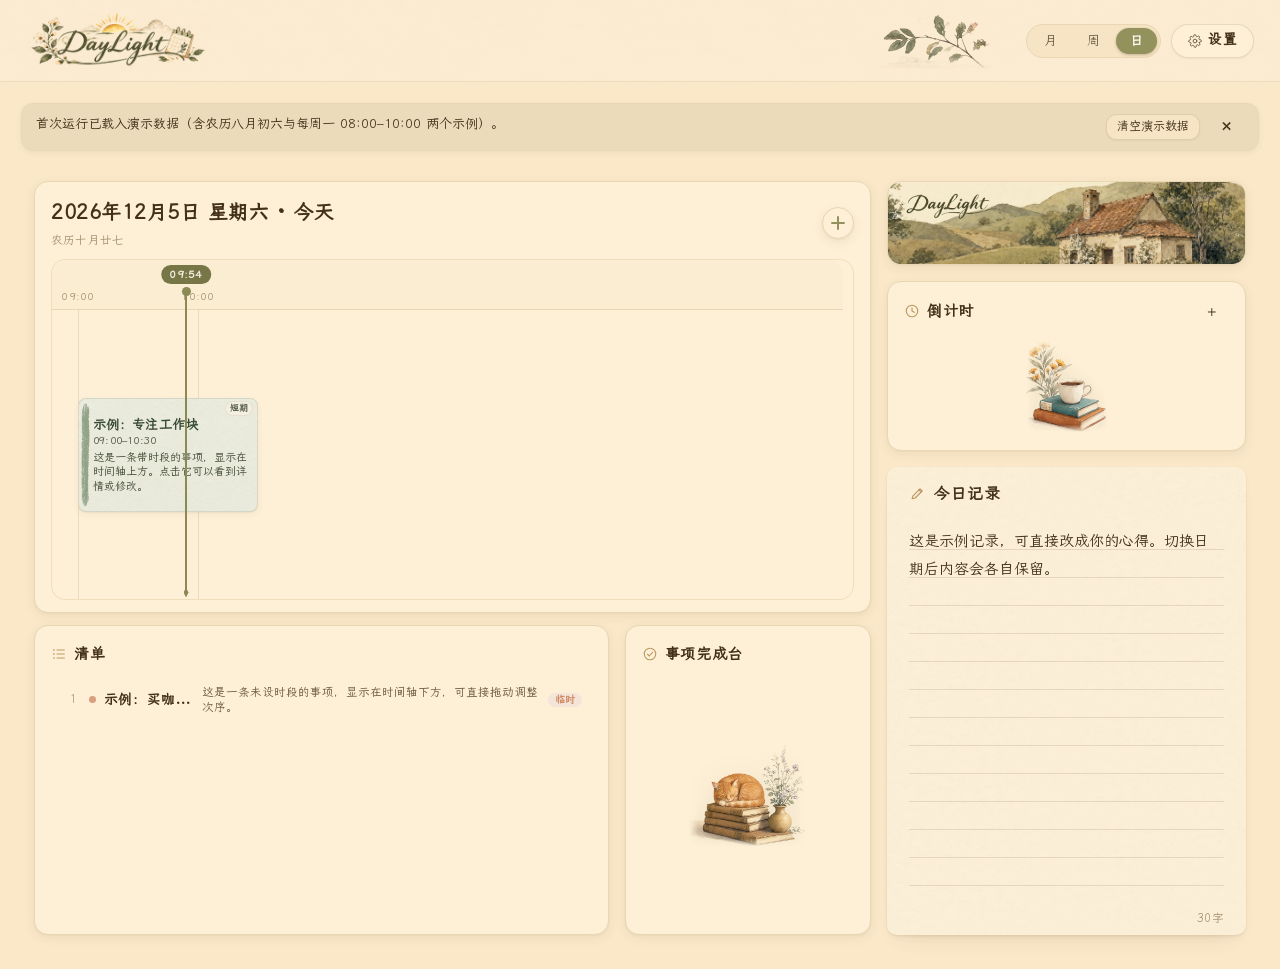
<file: index.html>
<!doctype html>
<html lang="zh-CN">
<head>
<meta charset="utf-8">
<meta name="viewport" content="width=device-width, initial-scale=1, viewport-fit=cover">
<title>DayLight</title>
<!-- F-113：预热默认云端源（Supabase）。首次保存/登录的冷 DNS+TCP+TLS 握手实测可达 1s+，
     在 head 提前建连可省掉这段。fetch 跨域默认匿名 CORS，故 preconnect 带 crossorigin 才命中同一连接池；
     REST/auth/functions 同源，一条覆盖。站点资源与本页同源（已建连），无需预热。 -->
<link rel="dns-prefetch" href="https://ceqcgiekjrgrtzsxvwpk.supabase.co">
<link rel="preconnect" href="https://ceqcgiekjrgrtzsxvwpk.supabase.co" crossorigin>
<link rel="icon" type="image/png" sizes="32x32" href="[data-uri]">
<link rel="icon" type="image/png" sizes="192x192" href="assets/icons/icon-192.png?v=20261124110303Z">
<link rel="icon" type="image/png" sizes="512x512" href="assets/icons/icon-512.png?v=20261124110303Z">
<link rel="manifest" href="manifest.webmanifest?v=20261124110303Z">
<link rel="apple-touch-icon" sizes="180x180" href="assets/icons/icon-180.png?v=20261124110303Z">
<meta name="apple-mobile-web-app-title" content="DayLight">
<meta name="theme-color" content="#FCECCE" media="(prefers-color-scheme: light)">
<meta name="theme-color" content="#1C1712" media="(prefers-color-scheme: dark)">
<link rel="stylesheet" href="assets/fonts/lxgwwenkai/lxgwwenkai-regular.css?v=20261124110303Z">
<!-- 字体许可：霞鹜文楷（LXGW WenKai）© LXGW、Rouge Script © Typesenses，
     均为 SIL Open Font License 1.1；全文见 assets/fonts/lxgwwenkai/OFL.txt
     与 assets/fonts/rouge-script-OFL.txt。 -->
<link rel="stylesheet" href="styles/app.css?v=20261124110303Z">
<link rel="stylesheet" href="styles/views.css?v=20261124110303Z">
<link rel="stylesheet" href="styles/week.css?v=20261124110303Z">
<link rel="stylesheet" href="styles/month.css?v=20261124110303Z">
<link rel="stylesheet" href="styles/vintage.css?v=20261124110303Z">
</head>
<body>
<div id="app">
  <header class="app-header">
    <div class="header-left">
      <!-- 2026-11-01（用户口径）：字标去掉外围纸底、文字加深，深色顶栏另用奶油墨线版，
           避免暗色下露出一块奶油色矩形；两张图同尺寸，切换主题不跳动。 -->
      <!-- 2026-11-13（用户口径）：点击左上角字标进入使用教程（按设备自动分流电脑/手机版）。 -->
      <button id="btn-brand-tutorial" class="brand-link" type="button"
              title="打开使用教程" aria-label="打开使用教程">
        <img class="brand-mark brand-mark-light" src="assets/illustrations/brand-wordmark.webp?v=20261124110303Z"
             alt="DayLight" width="400" height="126" draggable="false">
        <img class="brand-mark brand-mark-dark" src="assets/illustrations/brand-wordmark-dark.webp?v=20261124110303Z"
             alt="" width="400" height="126" draggable="false" aria-hidden="true">
      </button>
      <span class="header-branch" aria-hidden="true"></span>
    </div>
    <div class="header-right">
      <button id="btn-cloud-save" class="btn btn-plate btn-cloud-save" type="button" aria-label="保存到云端">保存</button>
      <div id="view-switch" class="view-switch" role="tablist" aria-label="视图模式">
        <button id="btn-view-year" class="view-switch-btn view-switch-year" type="button" role="tab"
                data-view="year" aria-pressed="false" title="年视图">年</button>
        <button id="btn-view-month" class="view-switch-btn" type="button" role="tab"
                data-view="month" aria-pressed="false" title="月视图（M）">月</button>
        <button id="btn-view-week" class="view-switch-btn" type="button" role="tab"
                data-view="week" aria-pressed="false" title="周视图（W）">周</button>
        <button id="btn-view-day" class="view-switch-btn is-active" type="button" role="tab"
                data-view="day" aria-pressed="true" title="日视图（D）">日</button>
      </div>
      <button id="btn-settings" class="btn btn-plate" type="button" aria-haspopup="dialog">设置</button>
    </div>
  </header>

  <!-- 警告条容器（存储降级 / 数据损坏 / 截断提示等） -->
  <div id="banners" class="banners" role="status" aria-live="polite"></div>

  <div class="app-body">
    <!-- 迭代 4（S26 / ADR-26）：左侧当月迷你月历已删除（#calendar-panel / #calendar / #calendar-foot） -->

    <!-- 主视图容器（月 / 周 / 日） -->
    <main class="panel-main" id="main-panel">
      <div id="view-month-root" class="view-root" data-view="month" hidden></div>
      <div id="view-week-root" class="view-root" data-view="week" hidden></div>

      <!-- 日视图（默认） -->
      <section id="day-panel" class="view-root panel-day" data-view="day">
        <!-- 迭代 10 批次 4（条8）：左右两栏 —— 左时间表、右记录栏（独立白底、与时间表等高相对静止） -->
        <div class="view-body" id="day-view-body">
          <div class="view-main">
            <!-- 时间轴区（按类别分行组，两侧空闲压缩为窄带）
                 2026-10-30：日期行收进时间轴卡片内部上方（用户口径） -->
            <section class="timeline-section" aria-label="时间轴">
              <div class="day-head">
                <div class="day-title-wrap">
                  <h1 id="day-title" class="day-title">—</h1>
                  <div id="day-sub" class="day-sub"></div>
                </div>
                <div class="head-actions">
                  <div class="date-nav" role="group" aria-label="日期导航">
                    <button id="btn-today" class="date-nav-btn is-current" type="button" title="回到今天（T）">今天</button>
                  </div>
                  <button id="btn-new-item" class="btn-add-round" type="button" title="新建事项（N）" aria-label="新建事项">+</button>
                </div>
              </div>
              <div class="timeline-scroll" id="timeline-scroll">
                <div class="timeline-inner" id="timeline-inner">
                  <div class="timeline-ruler" id="timeline-ruler"></div>
                  <div class="timeline-body" id="timeline-body">
                    <div class="timeline-track" id="timeline-track">
                      <div class="timeline-now" id="timeline-now" hidden>
                        <span class="timeline-now-label" id="timeline-now-label" aria-hidden="true"></span>
                      </div>
                    </div>
                  </div>
                </div>
              </div>
            </section>

            <!-- 五十一轮：下方一行 —— 左「清单」收窄，右「事项完成台」挪进空出的位置 -->
            <div class="lower-row">
              <!-- 无时段事项（时间表下方） -->
              <section class="untimed-section" aria-label="清单事项">
                <div class="section-head">
                  <h2 id="untimed-title">清单</h2>
                </div>
                <ul id="untimed-list" class="untimed-list"></ul>
                <p id="untimed-empty" class="empty-hint" hidden></p>
              </section>

              <section class="finish-dock" id="day-finish-dock" aria-label="事项完成台">
                <div class="section-head">
                  <h2>事项完成台</h2>
                  <span class="finish-dock-tools">
                    <span class="muted" id="finish-dock-count"></span>
                  </span>
                </div>
                <div class="finish-dock-body" id="finish-dock-body"></div>
              </section>
            </div>
          </div>

          <!-- 右侧栏：上「右栏图片」+「倒计时」（五十一轮）+ 下「今日记录」 -->
          <aside class="side-rail" id="day-rail" aria-label="右栏图片、倒计时与今日记录">
            <button class="rail-cover" id="day-rail-cover" type="button"
                    aria-label="更换今日图片" title="点击更换今日图片">
              <img class="rail-cover-img" alt="" hidden>
              <span class="rail-cover-brand" aria-hidden="true"></span>
              <span class="rail-cover-hint" aria-hidden="true">更换图片</span>
            </button>
            <section class="countdown-section" id="countdown-section" aria-label="倒计时">
              <div class="section-head">
                <h2>倒计时</h2>
                <span class="finish-dock-tools">
                  <button id="btn-new-countdown" class="btn btn-ghost btn-icon" type="button"
                          title="新建倒计时" aria-label="新建倒计时">+</button>
                </span>
              </div>
              <ul id="countdown-list" class="countdown-list"></ul>
              <div id="countdown-empty" class="cd-empty-art" aria-hidden="true" hidden></div>
            </section>

            <section class="notes-section" aria-label="今日记录">
              <div class="section-head">
                <h2>今日记录</h2>
                <span id="notes-status" class="muted"></span>
              </div>
              <textarea id="notes-input" class="notes-input" rows="4"
                aria-label="今日记录"></textarea>
              <div class="notes-foot">
                <span id="notes-count" class="notes-count">0字</span>
              </div>
            </section>
          </aside>
        </div>
      </section>
    </main>
  </div>
</div>

<!-- 弹窗容器 -->
<div id="modal-root"></div>

<!-- 实现（经典 script 顺序加载，file:// 直接打开即可运行）
     顺序即依赖顺序：core → data → views(纯几何) → store → ui → views(DOM) → app -->
<script src="src/core/datetime.js?v=20261124110303Z"></script>
<script src="src/core/id.js?v=20261124110303Z"></script>
<script src="src/core/palette.js?v=20261124110303Z"></script>
<script src="src/core/schema.js?v=20261124110303Z"></script>
<script src="src/core/doc-hash.js?v=20261124110303Z"></script>
<script src="src/core/lunar.js?v=20261124110303Z"></script>
<script src="src/data/holidays.js?v=20261124110303Z"></script>
<script src="src/core/order.js?v=20261124110303Z"></script>
<script src="src/core/recurrence.js?v=20261124110303Z"></script>
<script src="src/core/reminder.js?v=20261124110303Z"></script>
<script src="src/core/layout.js?v=20261124110303Z"></script>
<script src="src/core/calendar-grid.js?v=20261124110303Z"></script>
<script src="src/core/picker.js?v=20261124110303Z"></script>
<script src="src/core/seed.js?v=20261124110303Z"></script>
<script src="src/views/timeline.js?v=20261124110303Z"></script>
<script src="src/views/week-layout.js?v=20261124110303Z"></script>
<script src="src/core/storage-keys.js?v=20261124110303Z"></script>
<script src="src/core/cloud-doc.js?v=20261124110303Z"></script>
<script src="src/core/cloud-versions.js?v=20261124110303Z"></script>
<script src="src/core/cloud-record.js?v=20261124110303Z"></script>
<script src="src/core/scope-storage.js?v=20261124110303Z"></script>
<script src="src/store.js?v=20261124110303Z"></script>
<script src="src/net/supabase.js?v=20261124110303Z"></script>
<script src="src/net/session.js?v=20261124110303Z"></script>
<script src="src/net/push-config.js?v=20261124110303Z"></script>
<script src="src/net/push.js?v=20261124110303Z"></script>
<script src="src/net/reminders-cloud.js?v=20261124110303Z"></script>
<script src="src/cloud/client.js?v=20261124110303Z"></script>
<script src="src/cloud/auth.js?v=20261124110303Z"></script>
<script src="src/ui/modal.js?v=20261124110303Z"></script>
<script src="src/ui/notify.js?v=20261124110303Z"></script>
<script src="src/ui/account-dialogs.js?v=20261124110303Z"></script>
<script src="src/ui/cloud-panel.js?v=20261124110303Z"></script>
<script src="src/ui/overlay.js?v=20261124110303Z"></script>
<script src="src/ui/itemcard.js?v=20261124110303Z"></script>
<script src="src/ui/finishdock.js?v=20261124110303Z"></script>
<script src="src/ui/form.js?v=20261124110303Z"></script>
<script src="src/ui/countdown.js?v=20261124110303Z"></script>
<script src="src/ui/reminder-local.js?v=20261124110303Z"></script>
<script src="src/ui/notifications.js?v=20261124110303Z"></script>
<script src="src/ui/rail-cover.js?v=20261124110303Z"></script>
<script src="src/ui/blank-pan.js?v=20261124110303Z"></script>
<script src="src/ui/touch-reorder.js?v=20261124110303Z"></script>
<script src="src/views/month.js?v=20261124110303Z"></script>
<script src="src/views/week.js?v=20261124110303Z"></script>
<script src="src/views/day.js?v=20261124110303Z"></script>
<script src="src/views/settings.js?v=20261124110303Z"></script>
<script src="src/app.js?v=20261124110303Z"></script>
<script src="src/ui/pull-refresh.js?v=20261124110303Z"></script>
</body>
</html>
</file>
<file: assets/fonts/lxgwwenkai/lxgwwenkai-regular.css>
/* LXGW WenKai [4] */
@font-face {
  font-family: 'LXGW WenKai';
  font-style: normal;
  font-weight: 400;
  font-display: swap;
  src: url('./files/lxgwwenkai-regular-subset-4.woff2') format('woff2');
  unicode-range: U+1f1e9-1f1f5, U+1f1f7-1f1ff, U+1f21a, U+1f232, U+1f234-1f237, U+1f250-1f251, U+1f300, U+1f302-1f308, U+1f30a-1f311, U+1f315, U+1f319-1f320, U+1f324, U+1f327, U+1f32a, U+1f32c-1f32d, U+1f330-1f357, U+1f359-1f37e
}
/* LXGW WenKai [5] */
@font-face {
  font-family: 'LXGW WenKai';
  font-style: normal;
  font-weight: 400;
  font-display: swap;
  src: url('./files/lxgwwenkai-regular-subset-5.woff2') format('woff2');
  unicode-range: U+fee3, U+fef3, U+ff03-ff04, U+ff07, U+ff0a, U+ff17-ff19, U+ff1c-ff1d, U+ff20-ff3a, U+ff3c, U+ff3e-ff5b, U+ff5d, U+ff61-ff65, U+ff67-ff6a, U+ff6c, U+ff6f-ff78, U+ff7a-ff7d, U+ff80-ff84, U+ff86, U+ff89-ff8e, U+ff92, U+ff97-ff9b, U+ff9d-ff9f, U+ffe0-ffe4, U+ffe6, U+ffe9, U+ffeb, U+ffed, U+fffc, U+1f004, U+1f170-1f171, U+1f192-1f195, U+1f198-1f19a, U+1f1e6-1f1e8
}
/* LXGW WenKai [6] */
@font-face {
  font-family: 'LXGW WenKai';
  font-style: normal;
  font-weight: 400;
  font-display: swap;
  src: url('./files/lxgwwenkai-regular-subset-6.woff2') format('woff2');
  unicode-range: U+f0a7, U+f0b2, U+f0b7, U+f0c9, U+f0d8, U+f0da, U+f0dc-f0dd, U+f0e0, U+f0e6, U+f0eb, U+f0fc, U+f101, U+f104-f105, U+f107, U+f10b, U+f11b, U+f14b, U+f18a, U+f193, U+f1d6-f1d7, U+f244, U+f27a, U+f296, U+f2ae, U+f471, U+f4b3, U+f610-f611, U+f880-f881, U+f8ec, U+f8f5, U+f8ff, U+f901, U+f90a, U+f92c-f92d, U+f934, U+f937, U+f941, U+f965, U+f967, U+f969, U+f96b, U+f96f, U+f974, U+f978-f979, U+f97e, U+f981, U+f98a, U+f98e, U+f997, U+f99c, U+f9b2, U+f9b5, U+f9ba, U+f9be, U+f9ca, U+f9d0-f9d1, U+f9dd, U+f9e0-f9e1, U+f9e4, U+f9f7, U+fa00-fa01, U+fa08, U+fa0a, U+fa11, U+fb01-fb02, U+fdfc, U+fe0e, U+fe30-fe31, U+fe33-fe44, U+fe49-fe52, U+fe54-fe57, U+fe59-fe66, U+fe68-fe6b, U+fe8e, U+fe92-fe93, U+feae, U+feb8, U+fecb-fecc, U+fee0
}
/* LXGW WenKai [21] */
@font-face {
  font-family: 'LXGW WenKai';
  font-style: normal;
  font-weight: 400;
  font-display: swap;
  src: url('./files/lxgwwenkai-regular-subset-21.woff2') format('woff2');
  unicode-range: U+9f3d-9f3e, U+9f41, U+9f4a-9f4b, U+9f51-9f52, U+9f61-9f63, U+9f66-9f67, U+9f80-9f81, U+9f83, U+9f85-9f8d, U+9f90-9f91, U+9f94-9f96, U+9f98, U+9f9b-9f9c, U+9f9e, U+9fa0, U+9fa2, U+9ff4, U+a001, U+a007, U+a025, U+a046-a047, U+a057, U+a072, U+a078-a079, U+a083, U+a085, U+a100, U+a118, U+a132, U+a134, U+a1f4, U+a242, U+a4a6, U+a4aa, U+a4b0-a4b1, U+a4b3, U+a9c1-a9c2, U+ac00-ac01, U+ac04, U+ac08, U+ac10-ac11, U+ac13-ac16, U+ac19, U+ac1c-ac1d, U+ac24, U+ac70-ac71, U+ac74, U+ac77-ac78, U+ac80-ac81, U+ac83, U+ac8c, U+ac90, U+ac9f-aca0, U+aca8-aca9, U+acac, U+acb0, U+acbd, U+acc1, U+acc4, U+ace0-ace1, U+ace4, U+ace8, U+acf3, U+acf5, U+acfc-acfd, U+ad00, U+ad0c, U+ad11, U+ad1c, U+ad34, U+ad50, U+ad64, U+ad6c, U+ad70, U+ad74, U+ad7f, U+ad81, U+ad8c, U+adc0, U+adc8, U+addc, U+ade0, U+adf8-adf9, U+adfc, U+ae00, U+ae08-ae09, U+ae0b, U+ae30, U+ae34, U+ae38, U+ae40, U+ae4a, U+ae4c, U+ae54, U+ae68, U+aebc, U+aed8, U+af2c-af2d, U+af34
}
/* LXGW WenKai [22] */
@font-face {
  font-family: 'LXGW WenKai';
  font-style: normal;
  font-weight: 400;
  font-display: swap;
  src: url('./files/lxgwwenkai-regular-subset-22.woff2') format('woff2');
  unicode-range: U+9dfa, U+9e0a, U+9e11, U+9e1a, U+9e1e, U+9e20, U+9e22, U+9e28-9e2c, U+9e2e-9e33, U+9e35-9e3b, U+9e3e, U+9e40-9e44, U+9e46-9e4e, U+9e51, U+9e53, U+9e55-9e58, U+9e5a-9e5c, U+9e5e-9e63, U+9e66-9e6e, U+9e71, U+9e73, U+9e75, U+9e78-9e79, U+9e7c-9e7e, U+9e82, U+9e86-9e88, U+9e8b-9e8c, U+9e90-9e91, U+9e93, U+9e95, U+9e97, U+9e9d, U+9ea4-9ea5, U+9ea9-9eaa, U+9eb4-9eb5, U+9eb8-9eba, U+9ebc-9ebf, U+9ec3, U+9ec9, U+9ecd, U+9ed0, U+9ed2-9ed3, U+9ed5-9ed6, U+9ed9, U+9edc-9edd, U+9edf-9ee0, U+9ee2, U+9ee5, U+9ee7-9eea, U+9eef, U+9ef1, U+9ef3-9ef4, U+9ef6, U+9ef9, U+9efb-9efc, U+9efe, U+9f0b, U+9f0d, U+9f10, U+9f14, U+9f17, U+9f19, U+9f22, U+9f29, U+9f2c, U+9f2f, U+9f31, U+9f37, U+9f39
}
/* LXGW WenKai [23] */
@font-face {
  font-family: 'LXGW WenKai';
  font-style: normal;
  font-weight: 400;
  font-display: swap;
  src: url('./files/lxgwwenkai-regular-subset-23.woff2') format('woff2');
  unicode-range: U+9c3b, U+9c40, U+9c47-9c49, U+9c53, U+9c57, U+9c64, U+9c72, U+9c77-9c78, U+9c7b, U+9c7f-9c80, U+9c82-9c83, U+9c85-9c8c, U+9c8e-9c92, U+9c94-9c9b, U+9c9e-9ca3, U+9ca5-9ca7, U+9ca9, U+9cab, U+9cad-9cae, U+9cb1-9cb7, U+9cb9-9cbd, U+9cbf-9cc0, U+9cc3, U+9cc5-9cc7, U+9cc9-9cd1, U+9cd3-9cda, U+9cdc-9cdd, U+9cdf, U+9ce1-9ce3, U+9ce5, U+9ce9, U+9cee-9cef, U+9cf3-9cf4, U+9cf6, U+9cfc-9cfd, U+9d02, U+9d08-9d09, U+9d12, U+9d1b, U+9d1e, U+9d26, U+9d28, U+9d37, U+9d3b, U+9d3f, U+9d51, U+9d59, U+9d5c-9d5d, U+9d5f-9d61, U+9d6c, U+9d70, U+9d72, U+9d7a, U+9d7e, U+9d84, U+9d89, U+9d8f, U+9d92, U+9daf, U+9db4, U+9db8, U+9dbc, U+9dc4, U+9dc7, U+9dc9, U+9dd7, U+9ddf, U+9df2, U+9df9
}
/* LXGW WenKai [24] */
@font-face {
  font-family: 'LXGW WenKai';
  font-style: normal;
  font-weight: 400;
  font-display: swap;
  src: url('./files/lxgwwenkai-regular-subset-24.woff2') format('woff2');
  unicode-range: U+9a5f, U+9a62, U+9a65, U+9a69, U+9a6b, U+9a6e, U+9a75, U+9a77-9a7a, U+9a7d, U+9a80, U+9a83, U+9a85, U+9a87-9a8a, U+9a8d-9a8e, U+9a90, U+9a92-9a93, U+9a95-9a96, U+9a98-9a99, U+9a9b-9aa2, U+9aa5, U+9aa7, U+9aaf-9ab1, U+9ab5-9ab6, U+9ab9-9aba, U+9abc, U+9ac0-9ac4, U+9ac8, U+9acb-9acc, U+9ace-9acf, U+9ad1-9ad2, U+9ad9, U+9adf, U+9ae1, U+9ae3, U+9aea-9aeb, U+9aed-9aef, U+9af4, U+9af9, U+9afb, U+9b03-9b04, U+9b06, U+9b08, U+9b0d, U+9b0f-9b10, U+9b13, U+9b18, U+9b1a, U+9b1f, U+9b22-9b23, U+9b25, U+9b27-9b28, U+9b2a, U+9b2f, U+9b31-9b32, U+9b3b, U+9b43, U+9b46-9b49, U+9b4d-9b4e, U+9b51, U+9b56, U+9b58, U+9b5a, U+9b5c, U+9b5f, U+9b61-9b62, U+9b6f, U+9b77, U+9b80, U+9b88, U+9b8b, U+9b8e, U+9b91, U+9b9f-9ba0, U+9ba8, U+9baa-9bab, U+9bad-9bae, U+9bb0-9bb1, U+9bb8, U+9bc9-9bca, U+9bd3, U+9bd6, U+9bdb, U+9be8, U+9bf0-9bf1, U+9c02, U+9c10, U+9c15, U+9c24, U+9c2d, U+9c32, U+9c39
}
/* LXGW WenKai [25] */
@font-face {
  font-family: 'LXGW WenKai';
  font-style: normal;
  font-weight: 400;
  font-display: swap;
  src: url('./files/lxgwwenkai-regular-subset-25.woff2') format('woff2');
  unicode-range: U+98c8, U+98cf-98d6, U+98da-98db, U+98dd, U+98e1-98e2, U+98e7-98ea, U+98ec, U+98ee-98ef, U+98f2, U+98f4, U+98fc-98fe, U+9903, U+9905, U+9908, U+990a, U+990c-990d, U+9913-9914, U+9918, U+991a-991b, U+991e, U+9921, U+9928, U+992c, U+992e, U+9935, U+9938-9939, U+993d-993e, U+9945, U+994b-994c, U+9951-9952, U+9954-9955, U+9957, U+995e, U+9963, U+9966-9969, U+996b-996c, U+996f, U+9974-9975, U+9977-9979, U+997d-997e, U+9980-9981, U+9983-9984, U+9987, U+998a-998b, U+998d-9991, U+9993-9995, U+9997-9998, U+99a5, U+99ab-99ae, U+99b1, U+99b3-99b4, U+99bc, U+99bf, U+99c1, U+99c3-99c6, U+99cc, U+99d0, U+99d2, U+99d5, U+99db, U+99dd, U+99e1, U+99ed, U+99f1, U+99ff, U+9a01, U+9a03-9a04, U+9a0e-9a0f, U+9a11-9a13, U+9a19, U+9a1b, U+9a28, U+9a2b, U+9a30, U+9a32, U+9a37, U+9a40, U+9a45, U+9a4a, U+9a4d-9a4e, U+9a52, U+9a55, U+9a57, U+9a5a-9a5b
}
/* LXGW WenKai [26] */
@font-face {
  font-family: 'LXGW WenKai';
  font-style: normal;
  font-weight: 400;
  font-display: swap;
  src: url('./files/lxgwwenkai-regular-subset-26.woff2') format('woff2');
  unicode-range: U+972a, U+972d, U+9730, U+973d, U+9742, U+9744, U+9748-9749, U+9750-9751, U+975a-975c, U+9763, U+9765-9766, U+976c-976d, U+9773, U+9776, U+977a, U+977c, U+9784-9785, U+978e-978f, U+9791-9792, U+9794-9795, U+9798, U+979a, U+979e, U+97a3, U+97a5-97a6, U+97a8, U+97ab-97ac, U+97ae-97af, U+97b2, U+97b4, U+97c6, U+97cb-97cc, U+97d3, U+97d8, U+97dc, U+97e1, U+97ea-97eb, U+97ee, U+97fb, U+97fe-97ff, U+9801-9803, U+9805-9806, U+9808, U+980c, U+9810-9814, U+9817-9818, U+981e, U+9820-9821, U+9824, U+9828, U+982b-982d, U+9830, U+9834, U+9838-9839, U+983c, U+9846, U+984d-984f, U+9851-9852, U+9854-9855, U+9857-9858, U+985a-985b, U+9862-9863, U+9865, U+9867, U+986b, U+986f-9871, U+9877-9878, U+987c, U+9880, U+9883, U+9885, U+9889, U+988b-988f, U+9893-9895, U+9899-989b, U+989e-989f, U+98a1-98a2, U+98a5-98a7, U+98a9, U+98af, U+98b1, U+98b6, U+98ba, U+98be, U+98c3-98c4, U+98c6-98c7
}
/* LXGW WenKai [27] */
@font-face {
  font-family: 'LXGW WenKai';
  font-style: normal;
  font-weight: 400;
  font-display: swap;
  src: url('./files/lxgwwenkai-regular-subset-27.woff2') format('woff2');
  unicode-range: U+95b9-95ca, U+95cc-95cd, U+95d4-95d6, U+95d8, U+95e1-95e2, U+95e9, U+95f0-95f1, U+95f3, U+95f6, U+95fc, U+95fe-95ff, U+9602-9604, U+9606-960d, U+960f, U+9611-9613, U+9615-9617, U+9619-961b, U+961d, U+9621, U+9628, U+962f, U+963c-963e, U+9641-9642, U+9649, U+9654, U+965b-965f, U+9661, U+9663, U+9665, U+9667-9668, U+966c, U+9670, U+9672-9674, U+9678, U+967a, U+967d, U+9682, U+9685, U+9688, U+968a, U+968d-968e, U+9695, U+9697-9698, U+969e, U+96a0, U+96a3-96a4, U+96a8, U+96aa, U+96b0-96b1, U+96b3-96b4, U+96b7-96b9, U+96bb-96bd, U+96c9, U+96cb, U+96ce, U+96d1-96d2, U+96d6, U+96d9, U+96db-96dc, U+96de, U+96e0, U+96e3, U+96e9, U+96eb, U+96f0-96f2, U+96f9, U+96ff, U+9701-9702, U+9705, U+9708, U+970a, U+970e-970f, U+9711, U+9719, U+9727
}
/* LXGW WenKai [28] */
@font-face {
  font-family: 'LXGW WenKai';
  font-style: normal;
  font-weight: 400;
  font-display: swap;
  src: url('./files/lxgwwenkai-regular-subset-28.woff2') format('woff2');
  unicode-range: U+94e7-94ec, U+94ee-94f1, U+94f3, U+94f5, U+94f7, U+94f9, U+94fb-94fd, U+94ff, U+9503-9504, U+9506-9507, U+9509-950a, U+950d-950f, U+9511-9518, U+951a-9520, U+9522, U+9528-952d, U+9530-953a, U+953c-953f, U+9543-9546, U+9548-9550, U+9552-9555, U+9557-955b, U+955d-9568, U+956a-956d, U+9570-9574, U+9583, U+9586, U+9589, U+958e-958f, U+9591-9592, U+9594, U+9598-9599, U+959e-95a0, U+95a2-95a6, U+95a8-95b2, U+95b4, U+95b8
}
/* LXGW WenKai [29] */
@font-face {
  font-family: 'LXGW WenKai';
  font-style: normal;
  font-weight: 400;
  font-display: swap;
  src: url('./files/lxgwwenkai-regular-subset-29.woff2') format('woff2');
  unicode-range: U+9410-941a, U+941c-942b, U+942d-942e, U+9432-9433, U+9435, U+9438, U+943a, U+943e, U+9444, U+944a, U+9451-9452, U+945a, U+9462-9463, U+9465, U+9470-9487, U+948a-9492, U+9494-9498, U+949a, U+949c-949d, U+94a1, U+94a3-94a4, U+94a8, U+94aa-94ad, U+94af, U+94b2, U+94b4-94ba, U+94bc-94c0, U+94c4, U+94c6-94db, U+94de-94e6
}
/* LXGW WenKai [30] */
@font-face {
  font-family: 'LXGW WenKai';
  font-style: normal;
  font-weight: 400;
  font-display: swap;
  src: url('./files/lxgwwenkai-regular-subset-30.woff2') format('woff2');
  unicode-range: U+92b7, U+92b9, U+92c1, U+92c5-92c6, U+92c8, U+92cc, U+92d0, U+92d2, U+92e4, U+92ea, U+92ec-92ed, U+92f0, U+92f3, U+92f8, U+92fc, U+9304, U+9306, U+9310, U+9312, U+9315, U+9318, U+931a, U+931e, U+9320-9322, U+9324, U+9326-9329, U+932b-932c, U+932f, U+9331-9332, U+9335-9336, U+933e, U+9340-9341, U+934a-9360, U+9362-9363, U+9365-936b, U+936e, U+9375, U+937e, U+9382, U+938a, U+938c, U+938f, U+9393-9394, U+9396-9397, U+939a, U+93a2, U+93a7, U+93ac-93cd, U+93d0-93d1, U+93d6-93d8, U+93de-93df, U+93e1-93e2, U+93e4, U+93f8, U+93fb, U+93fd, U+940e-940f
}
/* LXGW WenKai [31] */
@font-face {
  font-family: 'LXGW WenKai';
  font-style: normal;
  font-weight: 400;
  font-display: swap;
  src: url('./files/lxgwwenkai-regular-subset-31.woff2') format('woff2');
  unicode-range: U+914c, U+914e-9150, U+9154, U+9157, U+915a, U+915d-915e, U+9161-9164, U+9169, U+9170, U+9172, U+9174, U+9179-917a, U+917d-917e, U+9182-9183, U+9185, U+918c-918d, U+9190-9191, U+919a, U+919c, U+91a1-91a4, U+91a8, U+91aa-91af, U+91b4-91b5, U+91b8, U+91ba, U+91be, U+91c0-91c1, U+91c6, U+91c8, U+91cb, U+91d0, U+91d2, U+91d7-91d8, U+91dd, U+91e3, U+91e6-91e7, U+91ed, U+91f0, U+91f5, U+91f9, U+9200, U+9205, U+9207-920a, U+920d-920e, U+9210, U+9214-9215, U+921c, U+921e, U+9221, U+9223-9227, U+9229-922a, U+922d, U+9234-9235, U+9237, U+9239-923a, U+923c-9240, U+9244-9246, U+9249, U+924e-924f, U+9251, U+9253, U+9257, U+925b, U+925e, U+9262, U+9264-9266, U+9268, U+926c, U+926f, U+9271, U+927b, U+927e, U+9280, U+9283, U+9285-928a, U+928e, U+9291, U+9293, U+9296, U+9298, U+929c-929d, U+92a8, U+92ab-92ae, U+92b3, U+92b6
}
/* LXGW WenKai [32] */
@font-face {
  font-family: 'LXGW WenKai';
  font-style: normal;
  font-weight: 400;
  font-display: swap;
  src: url('./files/lxgwwenkai-regular-subset-32.woff2') format('woff2');
  unicode-range: U+8fe2-8fe5, U+8fe8-8fe9, U+8fee, U+8ff3-8ff4, U+8ff8, U+8ffa, U+9004, U+900b, U+9011, U+9015-9016, U+901e, U+9021, U+9026, U+902d, U+902f, U+9031, U+9035-9036, U+9039-903a, U+9041, U+9044-9046, U+904a, U+904f-9052, U+9054-9055, U+9058-9059, U+905b-905e, U+9060-9062, U+9068-9069, U+906f, U+9072, U+9074, U+9076-907a, U+907c-907d, U+9081, U+9083, U+9085, U+9087-908b, U+908f, U+9095, U+9097, U+9099-909b, U+909d, U+90a0-90a1, U+90a8-90a9, U+90ac, U+90b0, U+90b2-90b4, U+90b6, U+90b8, U+90ba, U+90bd-90be, U+90c3-90c5, U+90c7-90c8, U+90cf-90d0, U+90d3, U+90d5, U+90d7, U+90da-90dc, U+90de, U+90e2, U+90e4, U+90e6-90e7, U+90ea-90eb, U+90ef, U+90f4-90f5, U+90f7, U+90fe-9100, U+9104, U+9109, U+910c, U+9112, U+9114-9115, U+9118, U+911c, U+911e, U+9120, U+9122-9123, U+9127, U+912d, U+912f-9132, U+9139-913a, U+9143, U+9146, U+9149-914a
}
/* LXGW WenKai [33] */
@font-face {
  font-family: 'LXGW WenKai';
  font-style: normal;
  font-weight: 400;
  font-display: swap;
  src: url('./files/lxgwwenkai-regular-subset-33.woff2') format('woff2');
  unicode-range: U+8e2d-8e31, U+8e34-8e35, U+8e39-8e3a, U+8e3d, U+8e40-8e42, U+8e47, U+8e49-8e4b, U+8e50-8e53, U+8e59-8e5a, U+8e5f-8e60, U+8e64, U+8e69, U+8e6c, U+8e70, U+8e74, U+8e76, U+8e7a-8e7c, U+8e7f, U+8e84-8e85, U+8e87, U+8e89, U+8e8b, U+8e8d, U+8e8f-8e90, U+8e94, U+8e99, U+8e9c, U+8e9e, U+8eaa, U+8eac, U+8eb0, U+8eb6, U+8ec0, U+8ec6, U+8eca-8ece, U+8ed2, U+8eda, U+8edf, U+8ee2, U+8eeb, U+8ef8, U+8efb-8efe, U+8f03, U+8f09, U+8f0b, U+8f12-8f15, U+8f1b, U+8f1d, U+8f1f, U+8f29-8f2a, U+8f2f, U+8f36, U+8f38, U+8f3b, U+8f3e-8f3f, U+8f44-8f45, U+8f49, U+8f4d-8f4e, U+8f5f, U+8f6b, U+8f6d, U+8f71-8f73, U+8f75-8f76, U+8f78-8f7a, U+8f7c, U+8f7e, U+8f81-8f82, U+8f84, U+8f87, U+8f8a-8f8b, U+8f8d-8f8f, U+8f94-8f95, U+8f97-8f9a, U+8fa6, U+8fad-8faf, U+8fb2, U+8fb5-8fb7, U+8fba-8fbc, U+8fbf, U+8fc2, U+8fcb, U+8fcd, U+8fd3, U+8fd5, U+8fd7, U+8fda
}
/* LXGW WenKai [34] */
@font-face {
  font-family: 'LXGW WenKai';
  font-style: normal;
  font-weight: 400;
  font-display: swap;
  src: url('./files/lxgwwenkai-regular-subset-34.woff2') format('woff2');
  unicode-range: U+8caf-8cb0, U+8cb3-8cb4, U+8cb6-8cb9, U+8cbb-8cbd, U+8cbf-8cc4, U+8cc7-8cc8, U+8cca, U+8ccd, U+8cd1, U+8cd3, U+8cdb-8cdc, U+8cde, U+8ce0, U+8ce2-8ce4, U+8ce6-8ce8, U+8cea, U+8ced, U+8cf4, U+8cf8, U+8cfa, U+8cfc-8cfd, U+8d04-8d05, U+8d07-8d08, U+8d0a, U+8d0d, U+8d0f, U+8d13-8d14, U+8d16, U+8d1b, U+8d20, U+8d2e, U+8d30, U+8d32-8d33, U+8d36, U+8d3b, U+8d3d, U+8d40, U+8d42-8d43, U+8d45-8d46, U+8d48-8d4a, U+8d4d, U+8d51, U+8d53, U+8d55, U+8d59, U+8d5c-8d5d, U+8d5f, U+8d61, U+8d66-8d67, U+8d6a, U+8d6d, U+8d71, U+8d73, U+8d84, U+8d90-8d91, U+8d94-8d95, U+8d99, U+8da8, U+8daf, U+8db1, U+8db5, U+8db8, U+8dba, U+8dbc, U+8dbf, U+8dc2, U+8dc4, U+8dc6, U+8dcb, U+8dce-8dcf, U+8dd6-8dd7, U+8dda-8ddb, U+8dde, U+8de1, U+8de3-8de4, U+8de9, U+8deb-8dec, U+8df0-8df1, U+8df6-8dfd, U+8e05, U+8e07, U+8e09-8e0a, U+8e0c, U+8e0e, U+8e10, U+8e14, U+8e1d-8e1f, U+8e23, U+8e26, U+8e2b-8e2c
}
/* LXGW WenKai [35] */
@font-face {
  font-family: 'LXGW WenKai';
  font-style: normal;
  font-weight: 400;
  font-display: swap;
  src: url('./files/lxgwwenkai-regular-subset-35.woff2') format('woff2');
  unicode-range: U+8b5e, U+8b60, U+8b6c, U+8b6f-8b70, U+8b72, U+8b74, U+8b77, U+8b7d, U+8b80, U+8b83, U+8b8a, U+8b8c, U+8b90, U+8b93, U+8b99-8b9a, U+8ba0, U+8ba3, U+8ba5-8ba7, U+8baa-8bac, U+8bb3-8bb5, U+8bb7, U+8bb9, U+8bc2-8bc3, U+8bc5, U+8bcb-8bcc, U+8bce-8bd0, U+8bd2-8bd4, U+8bd6, U+8bd8-8bd9, U+8bdc, U+8bdf, U+8be3-8be4, U+8be7-8be9, U+8beb-8bec, U+8bee, U+8bf0, U+8bf2-8bf3, U+8bf6, U+8bf9, U+8bfc-8bfd, U+8bff-8c00, U+8c02, U+8c04, U+8c06-8c07, U+8c0c, U+8c0f, U+8c11-8c12, U+8c14-8c1b, U+8c1d-8c21, U+8c24-8c25, U+8c27, U+8c2a-8c2c, U+8c2e-8c30, U+8c32-8c36, U+8c3f, U+8c47-8c4c, U+8c4e-8c50, U+8c54-8c56, U+8c62, U+8c68, U+8c6c, U+8c73, U+8c78, U+8c7a, U+8c82, U+8c85, U+8c89-8c8a, U+8c8d-8c8e, U+8c90, U+8c93-8c94, U+8c98, U+8c9d-8c9e, U+8ca0-8ca2, U+8ca7-8cac
}
/* LXGW WenKai [36] */
@font-face {
  font-family: 'LXGW WenKai';
  font-style: normal;
  font-weight: 400;
  font-display: swap;
  src: url('./files/lxgwwenkai-regular-subset-36.woff2') format('woff2');
  unicode-range: U+8a02-8a03, U+8a07-8a0a, U+8a0e-8a0f, U+8a13, U+8a15-8a18, U+8a1a-8a1b, U+8a1d, U+8a1f, U+8a22-8a23, U+8a25, U+8a2b, U+8a2d, U+8a31, U+8a33-8a34, U+8a36-8a38, U+8a3a, U+8a3c, U+8a3e, U+8a40-8a41, U+8a46, U+8a48, U+8a50, U+8a52, U+8a54-8a55, U+8a58, U+8a5b, U+8a5d-8a63, U+8a66, U+8a69-8a6b, U+8a6d-8a6e, U+8a70, U+8a72-8a73, U+8a7a, U+8a85, U+8a87, U+8a8a, U+8a8c-8a8d, U+8a90-8a92, U+8a95, U+8a98, U+8aa0-8aa1, U+8aa3-8aa6, U+8aa8-8aa9, U+8aac-8aae, U+8ab0, U+8ab2, U+8ab8-8ab9, U+8abc, U+8abe-8abf, U+8ac7, U+8acf, U+8ad2, U+8ad6-8ad7, U+8adb-8adc, U+8adf, U+8ae1, U+8ae6-8ae8, U+8aeb, U+8aed-8aee, U+8af1, U+8af3-8af4, U+8af7-8af8, U+8afa, U+8afe, U+8b00-8b02, U+8b07, U+8b0a, U+8b0c, U+8b0e, U+8b10, U+8b17, U+8b19, U+8b1b, U+8b1d, U+8b20-8b21, U+8b26, U+8b28, U+8b2c, U+8b33, U+8b39, U+8b3e-8b3f, U+8b41, U+8b45, U+8b49, U+8b4c, U+8b4f, U+8b57-8b58, U+8b5a, U+8b5c
}
/* LXGW WenKai [37] */
@font-face {
  font-family: 'LXGW WenKai';
  font-style: normal;
  font-weight: 400;
  font-display: swap;
  src: url('./files/lxgwwenkai-regular-subset-37.woff2') format('woff2');
  unicode-range: U+8869-886a, U+886e-886f, U+8872, U+8879, U+887d-887f, U+8882, U+8884-8886, U+8888, U+888f, U+8892-8893, U+889b, U+88a2, U+88a4, U+88a6, U+88a8, U+88aa, U+88ae, U+88b1, U+88b4, U+88b7, U+88bc, U+88c0, U+88c6-88c9, U+88ce-88cf, U+88d1-88d3, U+88d8, U+88db-88dd, U+88df, U+88e1-88e3, U+88e5, U+88e8, U+88ec, U+88f0-88f1, U+88f3-88f4, U+88fc-88fe, U+8900, U+8902, U+8906-8907, U+8909-890c, U+8912-8915, U+8918-891b, U+8921, U+8925, U+892b, U+8930, U+8932, U+8934, U+8936, U+893b, U+893d, U+8941, U+894c, U+8955-8956, U+8959, U+895c, U+895e-8960, U+8966, U+896a, U+896c, U+896f-8970, U+8972, U+897b, U+897e, U+8980, U+8983, U+8985, U+8987-8988, U+898c, U+898f, U+8993, U+8997, U+899a, U+89a1, U+89a7, U+89a9-89aa, U+89b2-89b3, U+89b7, U+89c0, U+89c7, U+89ca-89cc, U+89ce-89d1, U+89d6, U+89da, U+89dc, U+89de, U+89e5, U+89e7, U+89eb, U+89ef, U+89f1, U+89f3-89f4, U+89f8, U+89ff, U+8a01
}
/* LXGW WenKai [38] */
@font-face {
  font-family: 'LXGW WenKai';
  font-style: normal;
  font-weight: 400;
  font-display: swap;
  src: url('./files/lxgwwenkai-regular-subset-38.woff2') format('woff2');
  unicode-range: U+86e4, U+86e6, U+86e9, U+86ed, U+86ef-86f4, U+86f8-86f9, U+86fb, U+86fe, U+8703, U+8706-870a, U+870d, U+8711-8713, U+871a, U+871e, U+8722-8723, U+8725, U+8729, U+872e, U+8731, U+8734, U+8737, U+873a-873b, U+873e-8740, U+8742, U+8747-8748, U+8753, U+8755, U+8757-8758, U+875d, U+875f, U+8762-8766, U+8768, U+876e, U+8770, U+8772, U+8775, U+8778, U+877b-877e, U+8782, U+8785, U+8788, U+878b, U+8793, U+8797, U+879a, U+879e-87a0, U+87a2-87a3, U+87a8, U+87ab-87ad, U+87af, U+87b3, U+87b5, U+87bd, U+87c0, U+87c4, U+87c6, U+87ca-87cb, U+87d1-87d2, U+87db-87dc, U+87de, U+87e0, U+87e5, U+87ea, U+87ec, U+87ee, U+87f2-87f3, U+87fb, U+87fd-87fe, U+8802-8803, U+8805, U+880a-880b, U+880d, U+8813-8816, U+8819, U+881b, U+881f, U+8821, U+8823, U+8831-8832, U+8835-8836, U+8839, U+883b-883c, U+8844, U+8846, U+884a, U+884e, U+8852-8853, U+8855, U+8859, U+885b, U+885d-885e, U+8862, U+8864
}
/* LXGW WenKai [39] */
@font-face {
  font-family: 'LXGW WenKai';
  font-style: normal;
  font-weight: 400;
  font-display: swap;
  src: url('./files/lxgwwenkai-regular-subset-39.woff2') format('woff2');
  unicode-range: U+8532, U+8534-8535, U+8538-853a, U+853c, U+8543, U+8545, U+8548, U+854e, U+8553, U+8556-8557, U+8559, U+855e, U+8561, U+8564-8565, U+8568-856a, U+856d, U+856f-8570, U+8572, U+8576, U+8579-857b, U+8580, U+8585-8586, U+8588, U+858a, U+858f, U+8591, U+8594, U+8599, U+859c, U+85a2, U+85a4, U+85a6, U+85a8-85a9, U+85ab-85ac, U+85ae, U+85b7-85b9, U+85be, U+85c1, U+85c7, U+85cd, U+85d0, U+85d3, U+85d5, U+85dc-85dd, U+85df-85e0, U+85e5-85e6, U+85e8-85ea, U+85f4, U+85f9, U+85fe-85ff, U+8602, U+8605-8607, U+860a-860b, U+8616, U+8618, U+861a, U+8627, U+8629, U+862d, U+8638, U+863c, U+863f, U+864d, U+864f, U+8652-8655, U+865b-865c, U+865f, U+8662, U+8667, U+866c, U+866e, U+8671, U+8675, U+867a-867c, U+867f, U+868b, U+868d, U+8693, U+869c-869d, U+86a1, U+86a3-86a4, U+86a7-86a9, U+86ac, U+86af-86b1, U+86b4-86b6, U+86ba, U+86c0, U+86c4, U+86c6, U+86c9-86ca, U+86cd-86d1, U+86d4, U+86d8, U+86de-86df
}
/* LXGW WenKai [40] */
@font-face {
  font-family: 'LXGW WenKai';
  font-style: normal;
  font-weight: 400;
  font-display: swap;
  src: url('./files/lxgwwenkai-regular-subset-40.woff2') format('woff2');
  unicode-range: U+83b4, U+83b6, U+83b8, U+83ba, U+83bc-83bd, U+83bf-83c0, U+83c2, U+83c5, U+83c8-83c9, U+83cb, U+83d1, U+83d3-83d6, U+83d8, U+83db, U+83dd, U+83df, U+83e1, U+83e5, U+83ea-83eb, U+83f0, U+83f4, U+83f8-83f9, U+83fb, U+83fd, U+83ff, U+8401, U+8406, U+840a-840b, U+840f, U+8411, U+8418, U+841c, U+8420, U+8422-8424, U+8426, U+8429, U+842c, U+8438-8439, U+843b-843c, U+843f, U+8446-8447, U+8449, U+844e, U+8451-8452, U+8456, U+8459-845a, U+845c, U+8462, U+8466, U+846d, U+846f-8470, U+8473, U+8476-8478, U+847a, U+847d, U+8484-8485, U+8487, U+8489, U+848c, U+848e, U+8490, U+8493-8494, U+8497, U+849b, U+849e-849f, U+84a1, U+84a5, U+84a8, U+84af, U+84b4, U+84b9-84bf, U+84c1-84c2, U+84c5-84c7, U+84ca-84cb, U+84cd, U+84d0-84d1, U+84d3, U+84d6, U+84df-84e0, U+84e2-84e3, U+84e5-84e7, U+84ee, U+84f3, U+84f6, U+84fa, U+84fc, U+84ff-8500, U+850c, U+8511, U+8514-8515, U+8517-8518, U+851f, U+8523, U+8525-8526, U+8529, U+852b, U+852d
}
/* LXGW WenKai [41] */
@font-face {
  font-family: 'LXGW WenKai';
  font-style: normal;
  font-weight: 400;
  font-display: swap;
  src: url('./files/lxgwwenkai-regular-subset-41.woff2') format('woff2');
  unicode-range: U+82a9-82ab, U+82ae, U+82b0, U+82b2, U+82b4-82b6, U+82bc, U+82be, U+82c0-82c2, U+82c4-82c8, U+82ca-82cc, U+82ce, U+82d0, U+82d2-82d3, U+82d5-82d6, U+82d8-82d9, U+82dc-82de, U+82e0-82e4, U+82e7, U+82e9-82eb, U+82ed-82ee, U+82f3-82f4, U+82f7-82f8, U+82fa-8301, U+8306-8308, U+830c-830d, U+830f, U+8311, U+8313-8315, U+8318, U+831a-831b, U+831d, U+8324, U+8327, U+832a, U+832c-832d, U+832f, U+8331-8334, U+833a-833c, U+8340, U+8343-8345, U+8347-8348, U+834a, U+834c, U+834f, U+8351, U+8356, U+8358-835c, U+835e, U+8360, U+8364-8366, U+8368-836a, U+836c-836e, U+8373, U+8378, U+837b-837d, U+837f-8380, U+8382, U+8388, U+838a-838b, U+8392, U+8394, U+8396, U+8398-8399, U+839b-839c, U+83a0, U+83a2-83a3, U+83a8-83aa, U+83ae-83b0, U+83b3
}
/* LXGW WenKai [42] */
@font-face {
  font-family: 'LXGW WenKai';
  font-style: normal;
  font-weight: 400;
  font-display: swap;
  src: url('./files/lxgwwenkai-regular-subset-42.woff2') format('woff2');
  unicode-range: U+814d-814e, U+8151, U+8153, U+8158-815a, U+815e, U+8160, U+8166-8169, U+816b, U+816d, U+8171, U+8173-8174, U+8178, U+817c-817d, U+8182, U+8188, U+8191, U+8198-819b, U+81a0, U+81a3, U+81a5-81a6, U+81a9, U+81b6, U+81ba-81bb, U+81bd, U+81bf, U+81c1, U+81c3, U+81c6, U+81c9-81ca, U+81cc-81cd, U+81d1, U+81d3-81d4, U+81d8, U+81db-81dc, U+81de-81df, U+81e5, U+81e7-81e9, U+81eb-81ec, U+81ee-81ef, U+81f5, U+81f8, U+81fa, U+81fc, U+81fe, U+8200-8202, U+8204, U+8208-820a, U+820e-8210, U+8216-8218, U+821b-821c, U+8221-8224, U+8226-8228, U+822b, U+822d, U+822f, U+8232-8234, U+8237-8238, U+823a-823b, U+823e, U+8244, U+8249, U+824b, U+824f, U+8259-825a, U+825f, U+8266, U+8268, U+826e, U+8271, U+8276-8279, U+827d, U+827f, U+8283-8284, U+8288-828a, U+828d-8291, U+8293-8294, U+8296-8298, U+829f-82a1, U+82a3-82a4, U+82a7-82a8
}
/* LXGW WenKai [43] */
@font-face {
  font-family: 'LXGW WenKai';
  font-style: normal;
  font-weight: 400;
  font-display: swap;
  src: url('./files/lxgwwenkai-regular-subset-43.woff2') format('woff2');
  unicode-range: U+7ffa, U+7ffe, U+8004, U+8006, U+800b, U+800e, U+8011-8012, U+8014, U+8016, U+8018-8019, U+801c, U+801e, U+8026-802a, U+8031, U+8034-8035, U+8037, U+8043, U+804b, U+804d, U+8052, U+8056, U+8059, U+805e, U+8061, U+8068-8069, U+806e-8074, U+8076-8078, U+807c-8080, U+8082, U+8084-8085, U+8088, U+808f, U+8093, U+809c, U+809f, U+80ab, U+80ad-80ae, U+80b1, U+80b6-80b8, U+80bc-80bd, U+80c2, U+80c4, U+80ca, U+80cd, U+80d1, U+80d4, U+80d7, U+80d9-80db, U+80dd, U+80e0, U+80e4-80e5, U+80e7-80ed, U+80ef-80f1, U+80f3-80f4, U+80fc, U+8101, U+8104-8105, U+8107-8108, U+810c-810e, U+8112-8115, U+8117-8119, U+811b-811f, U+8121-8130, U+8132-8134, U+8137, U+8139, U+813f-8140, U+8142, U+8146, U+8148
}
/* LXGW WenKai [44] */
@font-face {
  font-family: 'LXGW WenKai';
  font-style: normal;
  font-weight: 400;
  font-display: swap;
  src: url('./files/lxgwwenkai-regular-subset-44.woff2') format('woff2');
  unicode-range: U+7ed7, U+7edb, U+7ee0-7ee2, U+7ee5-7ee6, U+7ee8, U+7eeb, U+7ef0-7ef2, U+7ef6, U+7efa-7efb, U+7efe, U+7f01-7f04, U+7f08, U+7f0a-7f12, U+7f17, U+7f19, U+7f1b-7f1c, U+7f1f, U+7f21-7f23, U+7f25-7f28, U+7f2a-7f33, U+7f35-7f37, U+7f3d, U+7f42, U+7f44-7f45, U+7f4c-7f4d, U+7f52, U+7f54, U+7f58-7f59, U+7f5d, U+7f5f-7f61, U+7f63, U+7f65, U+7f68, U+7f70-7f71, U+7f73-7f75, U+7f77, U+7f79, U+7f7d-7f7e, U+7f85-7f86, U+7f88-7f89, U+7f8b-7f8c, U+7f90-7f91, U+7f94-7f96, U+7f98-7f9b, U+7f9d, U+7f9f, U+7fa3, U+7fa7-7fa9, U+7fac-7fb2, U+7fb4, U+7fb6, U+7fb8, U+7fbc, U+7fbf-7fc0, U+7fc3, U+7fca, U+7fcc, U+7fce, U+7fd2, U+7fd5, U+7fd9-7fdb, U+7fdf, U+7fe3, U+7fe5-7fe7, U+7fe9, U+7feb-7fec, U+7fee-7fef, U+7ff1, U+7ff3-7ff4, U+7ff9
}
/* LXGW WenKai [45] */
@font-face {
  font-family: 'LXGW WenKai';
  font-style: normal;
  font-weight: 400;
  font-display: swap;
  src: url('./files/lxgwwenkai-regular-subset-45.woff2') format('woff2');
  unicode-range: U+7dc4, U+7dc7-7dc8, U+7dca-7dcd, U+7dcf, U+7dd1-7dd2, U+7dd4, U+7dd6-7dd8, U+7dda-7de0, U+7de2-7de6, U+7de8-7ded, U+7def, U+7df1-7df5, U+7df7, U+7df9, U+7dfb-7dfc, U+7dfe-7e02, U+7e04, U+7e08-7e0b, U+7e12, U+7e1b, U+7e1e, U+7e20, U+7e22-7e23, U+7e26, U+7e29, U+7e2b, U+7e2e-7e2f, U+7e31, U+7e37, U+7e39-7e3e, U+7e40, U+7e43-7e44, U+7e46-7e47, U+7e4a-7e4b, U+7e4d-7e4e, U+7e51, U+7e54-7e56, U+7e58-7e5b, U+7e5d-7e5e, U+7e61, U+7e66-7e67, U+7e69-7e6b, U+7e6d, U+7e70, U+7e73, U+7e77, U+7e79, U+7e7b-7e7d, U+7e81-7e82, U+7e8c-7e8d, U+7e8f, U+7e92-7e94, U+7e96, U+7e98, U+7e9a-7e9c, U+7e9e-7e9f, U+7ea1, U+7ea3, U+7ea5, U+7ea8-7ea9, U+7eab, U+7ead-7eae, U+7eb0, U+7ebb, U+7ebe, U+7ec0-7ec2, U+7ec9, U+7ecb-7ecc, U+7ed0, U+7ed4
}
/* LXGW WenKai [46] */
@font-face {
  font-family: 'LXGW WenKai';
  font-style: normal;
  font-weight: 400;
  font-display: swap;
  src: url('./files/lxgwwenkai-regular-subset-46.woff2') format('woff2');
  unicode-range: U+7ccc-7ccd, U+7cd7, U+7cdc, U+7cde, U+7ce0, U+7ce4-7ce5, U+7ce7-7ce8, U+7cec, U+7cf0, U+7cf5-7cf9, U+7cfc, U+7cfe, U+7d00, U+7d04-7d0b, U+7d0d, U+7d10-7d14, U+7d17-7d19, U+7d1b-7d1f, U+7d21, U+7d24-7d26, U+7d28-7d2a, U+7d2c-7d2e, U+7d30-7d31, U+7d33, U+7d35-7d36, U+7d38-7d3a, U+7d40, U+7d42-7d44, U+7d46, U+7d4b-7d4c, U+7d4f, U+7d51, U+7d54-7d56, U+7d58, U+7d5b-7d5c, U+7d5e, U+7d61-7d63, U+7d66, U+7d68, U+7d6a-7d6c, U+7d6f, U+7d71-7d73, U+7d75-7d77, U+7d79-7d7a, U+7d7e, U+7d81, U+7d84-7d8b, U+7d8d, U+7d8f, U+7d91, U+7d94, U+7d96, U+7d98-7d9a, U+7d9c-7da0, U+7da2, U+7da6, U+7daa-7db1, U+7db4-7db8, U+7dba-7dbf, U+7dc1
}
/* LXGW WenKai [47] */
@font-face {
  font-family: 'LXGW WenKai';
  font-style: normal;
  font-weight: 400;
  font-display: swap;
  src: url('./files/lxgwwenkai-regular-subset-47.woff2') format('woff2');
  unicode-range: U+7bc3-7bc4, U+7bc6, U+7bc8-7bcc, U+7bd1, U+7bd3-7bd4, U+7bd9-7bda, U+7bdd, U+7be0-7be1, U+7be4-7be6, U+7be9-7bea, U+7bef, U+7bf4, U+7bf6, U+7bfc, U+7bfe, U+7c01, U+7c03, U+7c07-7c08, U+7c0a-7c0d, U+7c0f, U+7c11, U+7c15-7c16, U+7c19, U+7c1e-7c21, U+7c23-7c24, U+7c26, U+7c28-7c33, U+7c35, U+7c37-7c3b, U+7c3d-7c3e, U+7c40-7c41, U+7c43, U+7c47-7c48, U+7c4c, U+7c50, U+7c53-7c54, U+7c59, U+7c5f-7c60, U+7c63-7c65, U+7c6c, U+7c6e, U+7c72, U+7c74, U+7c79-7c7a, U+7c7c, U+7c81-7c82, U+7c84-7c85, U+7c88, U+7c8a-7c91, U+7c93-7c96, U+7c99, U+7c9b-7c9e, U+7ca0-7ca2, U+7ca6-7ca9, U+7cac, U+7caf-7cb3, U+7cb5-7cb7, U+7cba-7cbd, U+7cbf-7cc2, U+7cc5, U+7cc7-7cc9
}
/* LXGW WenKai [48] */
@font-face {
  font-family: 'LXGW WenKai';
  font-style: normal;
  font-weight: 400;
  font-display: swap;
  src: url('./files/lxgwwenkai-regular-subset-48.woff2') format('woff2');
  unicode-range: U+7aca, U+7ad1-7ad2, U+7ada-7add, U+7ae1, U+7ae4, U+7ae6, U+7af4-7af7, U+7afa-7afb, U+7afd-7b0a, U+7b0c, U+7b0e-7b0f, U+7b13, U+7b15-7b16, U+7b18-7b19, U+7b1e-7b20, U+7b22-7b25, U+7b29-7b2b, U+7b2d-7b2e, U+7b30-7b3b, U+7b3e-7b3f, U+7b41-7b42, U+7b44-7b47, U+7b4a, U+7b4c-7b50, U+7b58, U+7b5a, U+7b5c, U+7b60, U+7b66-7b67, U+7b69, U+7b6c-7b6f, U+7b72-7b76, U+7b7b-7b7d, U+7b7f, U+7b82, U+7b85, U+7b87, U+7b8b-7b96, U+7b98-7b99, U+7b9b-7b9f, U+7ba2-7ba4, U+7ba6-7bac, U+7bae-7bb0, U+7bb4, U+7bb7-7bb9, U+7bbb, U+7bc0-7bc1
}
/* LXGW WenKai [49] */
@font-face {
  font-family: 'LXGW WenKai';
  font-style: normal;
  font-weight: 400;
  font-display: swap;
  src: url('./files/lxgwwenkai-regular-subset-49.woff2') format('woff2');
  unicode-range: U+797c, U+797e-7980, U+7982, U+7986-7987, U+7989-798e, U+7992, U+7994-7995, U+7997-7998, U+799a-799c, U+799f, U+79a3-79a6, U+79a8-79ac, U+79ae-79b1, U+79b3-79b5, U+79b8, U+79ba, U+79bf, U+79c2, U+79c6, U+79c8, U+79cf, U+79d5-79d6, U+79dd-79de, U+79e3, U+79e7-79e8, U+79eb, U+79ed, U+79f4, U+79f7-79f8, U+79fa, U+79fe, U+7a02-7a03, U+7a05, U+7a0a, U+7a14, U+7a17, U+7a19, U+7a1c, U+7a1e-7a1f, U+7a23, U+7a25-7a26, U+7a2c, U+7a2e, U+7a30-7a32, U+7a36-7a37, U+7a39, U+7a3c, U+7a40, U+7a42, U+7a47, U+7a49, U+7a4c-7a4f, U+7a51, U+7a55, U+7a5b, U+7a5d-7a5e, U+7a62-7a63, U+7a66, U+7a68-7a69, U+7a6b, U+7a70, U+7a78, U+7a80, U+7a85-7a88, U+7a8a, U+7a90, U+7a93-7a96, U+7a98, U+7a9b-7a9c, U+7a9e, U+7aa0-7aa1, U+7aa3, U+7aa8-7aaa, U+7aac-7ab0, U+7ab3, U+7ab8, U+7aba, U+7abd-7abf, U+7ac4-7ac5, U+7ac7-7ac8
}
/* LXGW WenKai [50] */
@font-face {
  font-family: 'LXGW WenKai';
  font-style: normal;
  font-weight: 400;
  font-display: swap;
  src: url('./files/lxgwwenkai-regular-subset-50.woff2') format('woff2');
  unicode-range: U+783e, U+7841-7844, U+7847-7849, U+784b-784c, U+784e-7854, U+7856-7857, U+7859-785a, U+7865, U+7869-786a, U+786d, U+786f, U+7876-7877, U+787c, U+787e-787f, U+7881, U+7887-7889, U+7893-7894, U+7898-789e, U+78a1, U+78a3, U+78a5, U+78a9, U+78ad, U+78b2, U+78b4, U+78b6, U+78b9-78ba, U+78bc, U+78bf, U+78c3, U+78c9, U+78cb, U+78d0-78d2, U+78d4, U+78d9-78da, U+78dc, U+78de, U+78e1, U+78e5-78e6, U+78ea, U+78ec, U+78ef, U+78f1-78f2, U+78f4, U+78fa-78fb, U+78fe, U+7901-7902, U+7905, U+7907, U+7909, U+790b-790c, U+790e, U+7910, U+7913, U+7919-791b, U+791e-791f, U+7921, U+7924, U+7926, U+792a-792b, U+7934, U+7936, U+7939, U+793b, U+793d, U+7940, U+7942-7943, U+7945-7947, U+7949-794a, U+794c, U+794e-7951, U+7953-7955, U+7957-795a, U+795c, U+795f-7960, U+7962, U+7964, U+7966-7967, U+7969, U+796b, U+796f, U+7972, U+7974, U+7979, U+797b
}
/* LXGW WenKai [51] */
@font-face {
  font-family: 'LXGW WenKai';
  font-style: normal;
  font-weight: 400;
  font-display: swap;
  src: url('./files/lxgwwenkai-regular-subset-51.woff2') format('woff2');
  unicode-range: U+770f, U+7712, U+7714, U+7716, U+7719-771b, U+771e, U+7721-7722, U+7726, U+7728, U+772b-7730, U+7732-7736, U+7739-773a, U+773d-773f, U+7743, U+7746-7747, U+774c-774f, U+7751-7752, U+7758-775a, U+775c-775e, U+7762, U+7765-7766, U+7768-776a, U+776c-776d, U+7771-7772, U+777a, U+777c-777e, U+7780, U+7785, U+7787, U+778b-778d, U+778f-7791, U+7793, U+779e-77a0, U+77a2, U+77a5, U+77ad, U+77af, U+77b4-77b7, U+77bd-77c0, U+77c2, U+77c5, U+77c7, U+77cd, U+77d6-77d7, U+77d9-77da, U+77dd-77de, U+77e7, U+77ea, U+77ec, U+77ef, U+77f8, U+77fb, U+77fd-77fe, U+7800, U+7803, U+7806, U+7809, U+780f-7812, U+7815, U+7817-7818, U+781a-781f, U+7821-7823, U+7825-7827, U+7829, U+782b-7830, U+7832-7833, U+7835, U+7837, U+7839-783c
}
/* LXGW WenKai [52] */
@font-face {
  font-family: 'LXGW WenKai';
  font-style: normal;
  font-weight: 400;
  font-display: swap;
  src: url('./files/lxgwwenkai-regular-subset-52.woff2') format('woff2');
  unicode-range: U+760a-760e, U+7610-7619, U+761b-761d, U+761f-7622, U+7625, U+7627-762a, U+762e-7630, U+7632-7635, U+7638-763a, U+763c-763d, U+763f-7640, U+7642-7643, U+7647-7648, U+764d-764e, U+7652, U+7654, U+7658, U+765a, U+765c, U+765e-765f, U+7661-7663, U+7665, U+7669, U+766c, U+766e-766f, U+7671-7673, U+7675-7676, U+7678-767a, U+767f, U+7681, U+7683, U+7688, U+768a-768c, U+768e, U+7690-7692, U+7695, U+7698, U+769a-769b, U+769d-76a0, U+76a2, U+76a4-76a7, U+76ab-76ac, U+76af-76b0, U+76b2, U+76b4-76b5, U+76ba-76bb, U+76bf, U+76c2-76c3, U+76c5, U+76c9, U+76cc-76ce, U+76dc-76de, U+76e1-76ea, U+76f1, U+76f9-76fb, U+76fd, U+76ff-7700, U+7703-7704, U+7707-7708, U+770c-770e
}
/* LXGW WenKai [53] */
@font-face {
  font-family: 'LXGW WenKai';
  font-style: normal;
  font-weight: 400;
  font-display: swap;
  src: url('./files/lxgwwenkai-regular-subset-53.woff2') format('woff2');
  unicode-range: U+74ef, U+74f4, U+74ff, U+7501, U+7503, U+7505, U+7508, U+750d, U+750f, U+7511, U+7513, U+7515, U+7517, U+7519, U+7521-7527, U+752a, U+752c-752d, U+752f, U+7534, U+7536, U+753a, U+753e, U+7540, U+7544, U+7547-754b, U+754d-754e, U+7550-7553, U+7556-7557, U+755a-755b, U+755d-755e, U+7560, U+7562, U+7564, U+7566-7568, U+756b-756c, U+756f-7573, U+7575, U+7579-757c, U+757e-757f, U+7581-7584, U+7587, U+7589-758e, U+7590, U+7592, U+7594, U+7596, U+7599-759a, U+759d, U+759f-75a0, U+75a3, U+75a5, U+75a8, U+75ac-75ad, U+75b0-75b1, U+75b3-75b5, U+75b8, U+75bd, U+75c1-75c4, U+75c8-75ca, U+75cc-75cd, U+75d4, U+75d6, U+75d9, U+75de, U+75e0, U+75e2-75e4, U+75e6-75ea, U+75f1-75f3, U+75f7, U+75f9-75fa, U+75fc, U+75fe-7601, U+7603, U+7605-7606, U+7608-7609
}
/* LXGW WenKai [54] */
@font-face {
  font-family: 'LXGW WenKai';
  font-style: normal;
  font-weight: 400;
  font-display: swap;
  src: url('./files/lxgwwenkai-regular-subset-54.woff2') format('woff2');
  unicode-range: U+73e7-73ea, U+73ee-73f0, U+73f2, U+73f4-73f5, U+73f7, U+73f9-73fa, U+73fc-73fd, U+73ff-7402, U+7404, U+7407-7408, U+740a-740f, U+7418, U+741a-741c, U+741e, U+7424-7425, U+7428-7429, U+742c-7430, U+7432, U+7435-7436, U+7438-743b, U+743e-7441, U+7443-7446, U+7448, U+744a-744b, U+7452, U+7457, U+745b, U+745d, U+7460, U+7462-7465, U+7467-746a, U+746d, U+746f, U+7471, U+7473-7474, U+7477, U+747a, U+747e, U+7481-7482, U+7484, U+7486, U+7488-748b, U+748e-748f, U+7493, U+7498, U+749a, U+749c-74a0, U+74a3, U+74a6, U+74a9-74aa, U+74ae, U+74b0-74b2, U+74b6, U+74b8-74ba, U+74bd, U+74bf, U+74c1, U+74c3, U+74c5, U+74c8, U+74ca, U+74cc, U+74cf, U+74d1-74d2, U+74d4-74d5, U+74d8-74db, U+74de-74e0, U+74e2, U+74e4-74e5, U+74e7-74e9, U+74ee
}
/* LXGW WenKai [55] */
@font-face {
  font-family: 'LXGW WenKai';
  font-style: normal;
  font-weight: 400;
  font-display: swap;
  src: url('./files/lxgwwenkai-regular-subset-55.woff2') format('woff2');
  unicode-range: U+72dd-72df, U+72e1, U+72e5-72e6, U+72e8, U+72ef-72f0, U+72f2-72f4, U+72f6-72f7, U+72f9-72fb, U+72fd, U+7300-7304, U+7307, U+730a-730c, U+7313-7317, U+731d-7322, U+7327, U+7329, U+732c-732d, U+7330-7331, U+7333, U+7335-7337, U+7339, U+733d-733e, U+7340, U+7342, U+7344-7345, U+734a, U+734d-7350, U+7352, U+7355, U+7357, U+7359, U+735f-7360, U+7362-7363, U+7365, U+7368, U+736c-736d, U+736f-7370, U+7372, U+7374-7376, U+7378, U+737a-737b, U+737d-737e, U+7382-7383, U+7386, U+7388, U+738a, U+738c-7393, U+7395, U+7397-739a, U+739c, U+739e, U+73a0-73a3, U+73a5-73a8, U+73aa, U+73ad, U+73b1, U+73b3, U+73b6-73b7, U+73b9, U+73c2, U+73c5-73c9, U+73cc, U+73ce-73d0, U+73d2, U+73d6, U+73d9, U+73db-73de, U+73e3, U+73e5-73e6
}
/* LXGW WenKai [56] */
@font-face {
  font-family: 'LXGW WenKai';
  font-style: normal;
  font-weight: 400;
  font-display: swap;
  src: url('./files/lxgwwenkai-regular-subset-56.woff2') format('woff2');
  unicode-range: U+719c, U+71a0, U+71a4-71a5, U+71a8, U+71af, U+71b1-71bc, U+71be, U+71c1-71c2, U+71c4, U+71c8-71cb, U+71ce-71d0, U+71d2, U+71d4, U+71d9-71da, U+71dc, U+71df-71e0, U+71e6-71e8, U+71ea, U+71ed-71ee, U+71f4, U+71f6, U+71f9, U+71fb-71fc, U+71ff-7200, U+7207, U+720c-720d, U+7210, U+7216, U+721a-721e, U+7223, U+7228, U+722b, U+722d-722e, U+7230, U+7232, U+723a-723c, U+723e-7242, U+7246, U+724b, U+724d-724e, U+7252, U+7256, U+7258, U+725a, U+725c-725d, U+7260, U+7264-7266, U+726a, U+726c, U+726e-726f, U+7271, U+7273-7274, U+7278, U+727b, U+727d-727e, U+7281-7282, U+7284, U+7287, U+728a, U+728d, U+728f, U+7292, U+729b, U+729f-72a0, U+72a7, U+72ad-72ae, U+72b0-72b5, U+72b7-72b8, U+72ba-72be, U+72c0-72c1, U+72c3, U+72c5-72c6, U+72c8, U+72cc-72ce, U+72d2, U+72d6, U+72db
}
/* LXGW WenKai [57] */
@font-face {
  font-family: 'LXGW WenKai';
  font-style: normal;
  font-weight: 400;
  font-display: swap;
  src: url('./files/lxgwwenkai-regular-subset-57.woff2') format('woff2');
  unicode-range: U+7005-7006, U+7009, U+700b, U+700d, U+7015, U+7018, U+701b, U+701d-701f, U+7023, U+7026-7028, U+702c, U+702e-7030, U+7035, U+7037, U+7039-703a, U+703c-703e, U+7044, U+7049-704b, U+704f, U+7051, U+7058, U+705a, U+705c-705e, U+7061, U+7064, U+7066, U+706c, U+707d, U+7080-7081, U+7085-7086, U+708a, U+708f, U+7091, U+7094-7095, U+7098-7099, U+709c-709d, U+709f, U+70a4, U+70a9-70aa, U+70af-70b2, U+70b4-70b7, U+70bb, U+70c0, U+70c3, U+70c7, U+70cb, U+70ce-70cf, U+70d4, U+70d9-70da, U+70dc-70dd, U+70e0, U+70e9, U+70ec, U+70f7, U+70fa, U+70fd, U+70ff, U+7104, U+7108-7109, U+710c, U+7110, U+7113-7114, U+7116-7118, U+711c, U+711e, U+7120, U+712e-712f, U+7131, U+713c, U+7142, U+7144-7147, U+7149-714b, U+7150, U+7152, U+7155-7156, U+7159-715a, U+715c, U+7161, U+7165-7166, U+7168-7169, U+716d, U+7173-7174, U+7176, U+7178, U+717a, U+717d, U+717f-7180, U+7184, U+7186-7188, U+7192, U+7198
}
/* LXGW WenKai [58] */
@font-face {
  font-family: 'LXGW WenKai';
  font-style: normal;
  font-weight: 400;
  font-display: swap;
  src: url('./files/lxgwwenkai-regular-subset-58.woff2') format('woff2');
  unicode-range: U+6ed8-6ed9, U+6edb, U+6edd, U+6edf-6ee0, U+6ee2, U+6ee6, U+6eea, U+6eec, U+6eee-6eef, U+6ef2-6ef3, U+6ef7-6efa, U+6efe, U+6f01, U+6f03, U+6f08-6f09, U+6f15-6f16, U+6f19, U+6f22-6f25, U+6f28-6f2a, U+6f2c-6f2d, U+6f2f, U+6f31-6f32, U+6f36-6f38, U+6f3f, U+6f43-6f46, U+6f48, U+6f4b, U+6f4e-6f4f, U+6f51, U+6f54-6f57, U+6f59-6f5b, U+6f5e-6f5f, U+6f61, U+6f64-6f67, U+6f69-6f6c, U+6f6f-6f72, U+6f74-6f76, U+6f78-6f7e, U+6f80-6f83, U+6f86, U+6f89, U+6f8b-6f8d, U+6f90, U+6f92, U+6f94, U+6f97-6f98, U+6f9b, U+6fa3-6fa5, U+6fa7, U+6faa, U+6faf, U+6fb1, U+6fb4, U+6fb6, U+6fb9, U+6fc1-6fcb, U+6fd1-6fd3, U+6fd5, U+6fdb, U+6fde-6fe1, U+6fe4, U+6fe9, U+6feb-6fec, U+6fee-6ff1, U+6ffa, U+6ffe
}
/* LXGW WenKai [59] */
@font-face {
  font-family: 'LXGW WenKai';
  font-style: normal;
  font-weight: 400;
  font-display: swap;
  src: url('./files/lxgwwenkai-regular-subset-59.woff2') format('woff2');
  unicode-range: U+6dc3, U+6dc5-6dc6, U+6dc9, U+6dcc, U+6dcf, U+6dd2-6dd3, U+6dd6, U+6dd9-6dde, U+6de0, U+6de4, U+6de6, U+6de8-6dea, U+6dec, U+6def-6df0, U+6df5-6df6, U+6df8, U+6dfa, U+6dfc, U+6e03-6e04, U+6e07-6e09, U+6e0b-6e0c, U+6e0e, U+6e11, U+6e13, U+6e15-6e16, U+6e19-6e1b, U+6e1e-6e1f, U+6e22, U+6e25-6e27, U+6e2b-6e2c, U+6e36-6e37, U+6e39-6e3a, U+6e3c-6e41, U+6e44-6e45, U+6e47, U+6e49-6e4b, U+6e4d-6e4e, U+6e51, U+6e53-6e55, U+6e5c-6e5f, U+6e61-6e63, U+6e65-6e67, U+6e6a-6e6b, U+6e6d-6e70, U+6e72-6e74, U+6e76-6e78, U+6e7c, U+6e80-6e82, U+6e86-6e87, U+6e89, U+6e8d, U+6e8f, U+6e96, U+6e98, U+6e9d-6e9f, U+6ea1, U+6ea5-6ea7, U+6eab, U+6eb1-6eb2, U+6eb4, U+6eb7, U+6ebb-6ebd, U+6ebf-6ec6, U+6ec8-6ec9, U+6ecc, U+6ecf-6ed0, U+6ed3-6ed4, U+6ed7
}
/* LXGW WenKai [60] */
@font-face {
  font-family: 'LXGW WenKai';
  font-style: normal;
  font-weight: 400;
  font-display: swap;
  src: url('./files/lxgwwenkai-regular-subset-60.woff2') format('woff2');
  unicode-range: U+6cb2, U+6cb4-6cb5, U+6cb7, U+6cba, U+6cbc-6cbd, U+6cc1-6cc3, U+6cc5-6cc7, U+6cd0-6cd4, U+6cd6-6cd7, U+6cd9-6cda, U+6cde-6ce0, U+6ce4, U+6ce6, U+6ce9, U+6ceb-6cef, U+6cf1-6cf2, U+6cf6-6cf7, U+6cfa, U+6cfe, U+6d03-6d05, U+6d07-6d08, U+6d0a, U+6d0c, U+6d0e-6d11, U+6d13-6d14, U+6d16, U+6d18-6d1a, U+6d1c, U+6d1f, U+6d22-6d23, U+6d26-6d29, U+6d2b, U+6d2e-6d30, U+6d33, U+6d35-6d36, U+6d38-6d3a, U+6d3c, U+6d3f, U+6d42-6d44, U+6d48-6d49, U+6d4d, U+6d50, U+6d52, U+6d54, U+6d56-6d58, U+6d5a-6d5c, U+6d5e, U+6d60-6d61, U+6d63-6d65, U+6d67, U+6d6c-6d6d, U+6d6f, U+6d75, U+6d7b-6d7d, U+6d87, U+6d8a, U+6d8e, U+6d90-6d9a, U+6d9c-6da0, U+6da2-6da3, U+6da7, U+6daa-6dac, U+6dae, U+6db3-6db4, U+6db6, U+6db8, U+6dbc, U+6dbf, U+6dc2
}
/* LXGW WenKai [61] */
@font-face {
  font-family: 'LXGW WenKai';
  font-style: normal;
  font-weight: 400;
  font-display: swap;
  src: url('./files/lxgwwenkai-regular-subset-61.woff2') format('woff2');
  unicode-range: U+6b85-6b86, U+6b89, U+6b8d, U+6b91-6b93, U+6b95, U+6b97-6b98, U+6b9a-6b9b, U+6b9e, U+6ba1-6ba4, U+6ba9-6baa, U+6bad, U+6baf-6bb0, U+6bb2-6bb3, U+6bba-6bbd, U+6bc0, U+6bc2, U+6bc6, U+6bca-6bcc, U+6bce, U+6bd0-6bd1, U+6bd3, U+6bd6-6bd8, U+6bda, U+6be1, U+6be6, U+6bec, U+6bf1, U+6bf3-6bf5, U+6bf9, U+6bfd, U+6c05-6c08, U+6c0d, U+6c10, U+6c15-6c1a, U+6c21, U+6c23-6c26, U+6c29-6c2d, U+6c30-6c33, U+6c35-6c37, U+6c39-6c3a, U+6c3c-6c3f, U+6c46, U+6c4a-6c4c, U+6c4e-6c50, U+6c54, U+6c56, U+6c59-6c5c, U+6c5e, U+6c63, U+6c67-6c69, U+6c6b, U+6c6d, U+6c6f, U+6c72-6c74, U+6c78-6c7a, U+6c7c, U+6c84-6c87, U+6c8b-6c8c, U+6c8f, U+6c91, U+6c93-6c96, U+6c98, U+6c9a, U+6c9d, U+6ca2-6ca4, U+6ca8-6ca9, U+6cac-6cae, U+6cb1
}
/* LXGW WenKai [62] */
@font-face {
  font-family: 'LXGW WenKai';
  font-style: normal;
  font-weight: 400;
  font-display: swap;
  src: url('./files/lxgwwenkai-regular-subset-62.woff2') format('woff2');
  unicode-range: U+6a01, U+6a06, U+6a09, U+6a0b, U+6a11, U+6a13, U+6a17-6a19, U+6a1b, U+6a1e, U+6a23, U+6a28-6a29, U+6a2b, U+6a2f-6a30, U+6a35, U+6a38-6a40, U+6a46-6a48, U+6a4a-6a4b, U+6a4e, U+6a50, U+6a52, U+6a5b, U+6a5e, U+6a62, U+6a65-6a67, U+6a6b, U+6a79, U+6a7c, U+6a7e-6a7f, U+6a84, U+6a86, U+6a8e, U+6a90-6a91, U+6a94, U+6a97, U+6a9c, U+6a9e, U+6aa0, U+6aa2, U+6aa4, U+6aa9, U+6aab, U+6aae-6ab0, U+6ab2-6ab3, U+6ab5, U+6ab7-6ab8, U+6aba-6abb, U+6abd, U+6abf, U+6ac2-6ac4, U+6ac6, U+6ac8, U+6acc, U+6ace, U+6ad2-6ad3, U+6ad8-6adc, U+6adf-6ae0, U+6ae4-6ae5, U+6ae7-6ae8, U+6afb, U+6b04-6b05, U+6b0d-6b13, U+6b16-6b17, U+6b19, U+6b24-6b25, U+6b2c, U+6b37-6b39, U+6b3b, U+6b3d, U+6b43, U+6b46, U+6b4e, U+6b50, U+6b53-6b54, U+6b58-6b59, U+6b5b, U+6b60, U+6b69, U+6b6d, U+6b6f-6b70, U+6b73-6b74, U+6b77-6b7a, U+6b80-6b84
}
/* LXGW WenKai [63] */
@font-face {
  font-family: 'LXGW WenKai';
  font-style: normal;
  font-weight: 400;
  font-display: swap;
  src: url('./files/lxgwwenkai-regular-subset-63.woff2') format('woff2');
  unicode-range: U+68e1, U+68e3-68e4, U+68e6-68ed, U+68ef-68f0, U+68f2, U+68f4, U+68f6-68f7, U+68f9, U+68fb-68fd, U+68ff-6902, U+6906-6908, U+690b, U+6910, U+691a-691c, U+691f-6920, U+6924-6925, U+692a, U+692d, U+6934, U+6939, U+693c-6945, U+694a-694b, U+6952-6954, U+6957, U+6959, U+695b, U+695d, U+695f, U+6962-6964, U+6966, U+6968-696c, U+696e-696f, U+6971, U+6973-6974, U+6978-6979, U+697d, U+697f-6980, U+6985, U+6987-698a, U+698d-698e, U+6994-6999, U+699b, U+69a3-69a4, U+69a6-69a7, U+69ab, U+69ad-69ae, U+69b1, U+69b7, U+69bb-69bc, U+69c1, U+69c3-69c5, U+69c7, U+69ca-69ce, U+69d0-69d1, U+69d3-69d4, U+69d7-69da, U+69e0, U+69e4, U+69e6, U+69ec-69ed, U+69f1-69f3, U+69f8, U+69fa-69fc, U+69fe-6a00
}
/* LXGW WenKai [64] */
@font-face {
  font-family: 'LXGW WenKai';
  font-style: normal;
  font-weight: 400;
  font-display: swap;
  src: url('./files/lxgwwenkai-regular-subset-64.woff2') format('woff2');
  unicode-range: U+6792-6793, U+6796, U+6798, U+679e-67a1, U+67a5, U+67a7-67a9, U+67ac-67ad, U+67b0-67b1, U+67b3, U+67b5, U+67b7, U+67b9, U+67bb-67bc, U+67c0-67c1, U+67c3, U+67c5-67ca, U+67d1-67d2, U+67d7-67d9, U+67dd-67df, U+67e2-67e4, U+67e6-67e9, U+67f0, U+67f5, U+67f7-67f8, U+67fa-67fb, U+67fd-67fe, U+6800-6801, U+6803-6804, U+6806, U+6809-680a, U+680c, U+680e, U+6812, U+681d-681f, U+6822, U+6824-6829, U+682b-682d, U+6831-6835, U+683b, U+683e, U+6840-6841, U+6844-6845, U+6849, U+684e, U+6853, U+6855-6856, U+685c-685d, U+685f-6862, U+6864, U+6866-6868, U+686b, U+686f, U+6872, U+6874, U+6877, U+687f, U+6883, U+6886, U+688f, U+689b, U+689f-68a0, U+68a2-68a3, U+68b1, U+68b6, U+68b9-68ba, U+68bc-68bf, U+68c1-68c4, U+68c6, U+68c8, U+68ca, U+68cc, U+68d0-68d1, U+68d3, U+68d7, U+68dd, U+68df
}
/* LXGW WenKai [65] */
@font-face {
  font-family: 'LXGW WenKai';
  font-style: normal;
  font-weight: 400;
  font-display: swap;
  src: url('./files/lxgwwenkai-regular-subset-65.woff2') format('woff2');
  unicode-range: U+663a-663b, U+663d, U+6641, U+6644-6645, U+6649, U+664c, U+664f, U+6654, U+6659, U+665b, U+665d-665e, U+6660-6667, U+6669, U+666b-666c, U+6671, U+6673, U+6677-6679, U+667c, U+6680-6681, U+6684-6685, U+6688-6689, U+668b-668e, U+6690, U+6692, U+6695, U+6698, U+669a, U+669d, U+669f-66a0, U+66a2-66a3, U+66a6, U+66aa-66ab, U+66b1-66b2, U+66b5, U+66b8-66b9, U+66bb, U+66be, U+66c1, U+66c6-66c9, U+66cc, U+66d5-66d8, U+66da-66dc, U+66de-66e2, U+66e8-66ea, U+66ec, U+66f1, U+66f3, U+66f7, U+66fa, U+66fd, U+6702, U+6705, U+670a, U+670f-6710, U+6713, U+6715, U+6719, U+6722-6723, U+6725-6727, U+6729, U+672d-672e, U+6732-6733, U+6736, U+6739, U+673b, U+673f, U+6744, U+6748, U+674c-674d, U+6753, U+6755, U+6762, U+6767, U+6769-676c, U+676e, U+6772-6773, U+6775, U+6777, U+677a-677d, U+6782-6783, U+6787, U+678a-678d, U+678f
}
/* LXGW WenKai [66] */
@font-face {
  font-family: 'LXGW WenKai';
  font-style: normal;
  font-weight: 400;
  font-display: swap;
  src: url('./files/lxgwwenkai-regular-subset-66.woff2') format('woff2');
  unicode-range: U+64f8, U+64fa, U+64fc, U+64fe-64ff, U+6503, U+6509, U+650f, U+6514, U+6518, U+651c-651e, U+6522-6525, U+652a-652c, U+652e, U+6530-6532, U+6534-6535, U+6537-6538, U+653a, U+653c-653d, U+6542, U+6549-654b, U+654d-654e, U+6553-6555, U+6557-6558, U+655d, U+6564, U+6569, U+656b, U+656d-656f, U+6571, U+6573, U+6575-6576, U+6578-657e, U+6581-6583, U+6585-6586, U+6589, U+658e-658f, U+6592-6593, U+6595-6596, U+659b, U+659d, U+659f-65a1, U+65a3, U+65ab-65ac, U+65b2, U+65b6-65b7, U+65ba-65bb, U+65be-65c0, U+65c2-65c4, U+65c6-65c8, U+65cc, U+65ce, U+65d0, U+65d2-65d3, U+65d6, U+65db, U+65dd, U+65e1, U+65e3, U+65ee-65f0, U+65f3-65f5, U+65f8, U+65fb-65fc, U+65fe-6600, U+6603, U+6607, U+6609, U+660b, U+6610-6611, U+6619-661a, U+661c-661e, U+6621, U+6624, U+6626, U+662a-662c, U+662e, U+6630-6631, U+6633-6634, U+6636
}
/* LXGW WenKai [67] */
@font-face {
  font-family: 'LXGW WenKai';
  font-style: normal;
  font-weight: 400;
  font-display: swap;
  src: url('./files/lxgwwenkai-regular-subset-67.woff2') format('woff2');
  unicode-range: U+63bc, U+63be, U+63c0, U+63c3-63c4, U+63c6, U+63c8, U+63cd-63ce, U+63d1, U+63d6, U+63da-63db, U+63de, U+63e0, U+63e3, U+63e9-63ea, U+63ee, U+63f2, U+63f5-63fa, U+63fc, U+63fe-6400, U+6406, U+640b-640d, U+6410, U+6414, U+6416-6417, U+641b, U+6420-6423, U+6425-6428, U+642a, U+6431-6432, U+6434-6437, U+643d-6442, U+6445, U+6448, U+6450-6452, U+645b-645f, U+6462, U+6465, U+6468, U+646d, U+646f-6471, U+6473, U+6477, U+6479-647d, U+6482-6485, U+6487-6488, U+648c, U+6490, U+6493, U+6496-649a, U+649d, U+64a0, U+64a5, U+64ab-64ac, U+64b1-64b7, U+64b9-64bb, U+64be-64c1, U+64c4, U+64c7, U+64c9-64cb, U+64d0, U+64d4, U+64d7-64d8, U+64da, U+64de, U+64e0-64e2, U+64e4, U+64e9, U+64ec, U+64f0-64f2, U+64f4, U+64f7
}
/* LXGW WenKai [68] */
@font-face {
  font-family: 'LXGW WenKai';
  font-style: normal;
  font-weight: 400;
  font-display: swap;
  src: url('./files/lxgwwenkai-regular-subset-68.woff2') format('woff2');
  unicode-range: U+623b, U+623d-623e, U+6243, U+6246, U+6248-6249, U+624c, U+6255, U+6259, U+625e, U+6260-6261, U+6265-6266, U+626a, U+6271, U+627a, U+627c-627d, U+6283, U+6286, U+6289, U+628e, U+6294, U+629c, U+629e-629f, U+62a1, U+62a8, U+62ba-62bb, U+62bf, U+62c2, U+62c4, U+62c8, U+62ca-62cb, U+62ce-62cf, U+62d1, U+62d7, U+62d9-62da, U+62dd, U+62e0-62e1, U+62e3-62e4, U+62e7, U+62eb, U+62ee, U+62f0, U+62f4-62f6, U+6308, U+630a-630e, U+6310, U+6312-6313, U+6317, U+6319, U+631b, U+631d-631f, U+6322, U+6326, U+6329, U+6331-6332, U+6334-6337, U+6339, U+633b-633c, U+633e-6340, U+6343, U+6347, U+634b-634e, U+6354, U+635c-635d, U+6368-6369, U+636d, U+636f-6372, U+6376, U+637a-637b, U+637d, U+6382-6383, U+6387, U+638a-638b, U+638d-638e, U+6391, U+6393-6397, U+6399, U+639b, U+639e-639f, U+63a1, U+63a3-63a4, U+63ac-63ae, U+63b1-63b5, U+63b7-63bb
}
/* LXGW WenKai [69] */
@font-face {
  font-family: 'LXGW WenKai';
  font-style: normal;
  font-weight: 400;
  font-display: swap;
  src: url('./files/lxgwwenkai-regular-subset-69.woff2') format('woff2');
  unicode-range: U+60fa, U+6100, U+6106, U+610d-610e, U+6112, U+6114-6115, U+6119, U+611c, U+6120, U+6122-6123, U+6126, U+6128-6130, U+6136-6137, U+613a, U+613d-613e, U+6144, U+6146-6147, U+614a-614b, U+6151, U+6153, U+6158, U+615a, U+615c-615d, U+615f, U+6161, U+6163-6165, U+616b-616c, U+616e, U+6171, U+6173-6177, U+617e, U+6182, U+6187, U+618a, U+618d-618e, U+6190-6191, U+6194, U+6199-619a, U+619c, U+619f, U+61a1, U+61a3-61a4, U+61a7-61a9, U+61ab-61ad, U+61b2-61b3, U+61b5-61b7, U+61ba-61bb, U+61bf, U+61c3-61c4, U+61c6-61c7, U+61c9-61cb, U+61d0-61d1, U+61d3-61d4, U+61d7, U+61da, U+61df-61e1, U+61e6, U+61ee, U+61f0, U+61f2, U+61f6-61f8, U+61fa, U+61fc-61fe, U+6200, U+6206-6207, U+6209, U+620b, U+620d-620e, U+6213-6215, U+6217, U+6219, U+621b-6223, U+6225-6226, U+622c, U+622e-6230, U+6232, U+6238
}
/* LXGW WenKai [70] */
@font-face {
  font-family: 'LXGW WenKai';
  font-style: normal;
  font-weight: 400;
  font-display: swap;
  src: url('./files/lxgwwenkai-regular-subset-70.woff2') format('woff2');
  unicode-range: U+5fd1-5fd6, U+5fda-5fde, U+5fe1-5fe2, U+5fe4-5fe5, U+5fea, U+5fed-5fee, U+5ff1-5ff3, U+5ff6, U+5ff8, U+5ffb, U+5ffe-5fff, U+6002-6006, U+600a, U+600d, U+600f, U+6014, U+6019, U+601b, U+6020, U+6023, U+6026, U+6029, U+602b, U+602e-602f, U+6031, U+6033, U+6035, U+6039, U+603f, U+6041-6043, U+6046, U+604f, U+6053-6054, U+6058-605b, U+605d-605e, U+6060, U+6063, U+6065, U+6067, U+606a-606c, U+6075, U+6078-6079, U+607b, U+607d, U+607f, U+6083, U+6085-6087, U+608a, U+608c, U+608e-608f, U+6092-6093, U+6095-6097, U+609b-609d, U+60a2, U+60a7, U+60a9-60ab, U+60ad, U+60af-60b1, U+60b3-60b6, U+60b8, U+60bb, U+60bd-60be, U+60c0-60c3, U+60c6-60c9, U+60cb, U+60ce, U+60d3-60d4, U+60d7-60db, U+60dd, U+60e1-60e4, U+60e6, U+60ea, U+60ec-60ee, U+60f0-60f1, U+60f4, U+60f6
}
/* LXGW WenKai [71] */
@font-face {
  font-family: 'LXGW WenKai';
  font-style: normal;
  font-weight: 400;
  font-display: swap;
  src: url('./files/lxgwwenkai-regular-subset-71.woff2') format('woff2');
  unicode-range: U+5ea3-5ea5, U+5ea8, U+5eab, U+5eaf, U+5eb3, U+5eb5-5eb6, U+5eb9, U+5ebe, U+5ec1-5ec3, U+5ec6, U+5ec8, U+5ecb-5ecc, U+5ed1-5ed2, U+5ed4, U+5ed9-5edb, U+5edd, U+5edf-5ee0, U+5ee2-5ee3, U+5ee8, U+5eea, U+5eec, U+5eef-5ef0, U+5ef3-5ef4, U+5ef8, U+5efb-5efc, U+5efe-5eff, U+5f01, U+5f07, U+5f0b-5f0e, U+5f10-5f12, U+5f14, U+5f1a, U+5f22, U+5f28-5f29, U+5f2c-5f2d, U+5f35-5f36, U+5f38, U+5f3b-5f43, U+5f45-5f4a, U+5f4c-5f4e, U+5f50, U+5f54, U+5f56-5f59, U+5f5b-5f5f, U+5f61, U+5f63, U+5f65, U+5f67-5f68, U+5f6b, U+5f6e-5f6f, U+5f72-5f78, U+5f7a, U+5f7e-5f7f, U+5f82-5f83, U+5f87, U+5f89-5f8a, U+5f8d, U+5f91, U+5f93, U+5f95, U+5f98-5f99, U+5f9c, U+5f9e, U+5fa0, U+5fa6-5fa9, U+5fac-5fad, U+5faf, U+5fb3-5fb5, U+5fb9, U+5fbc, U+5fc4, U+5fc9, U+5fcb, U+5fce-5fd0
}
/* LXGW WenKai [72] */
@font-face {
  font-family: 'LXGW WenKai';
  font-style: normal;
  font-weight: 400;
  font-display: swap;
  src: url('./files/lxgwwenkai-regular-subset-72.woff2') format('woff2');
  unicode-range: U+5d32-5d34, U+5d3c-5d3e, U+5d41-5d44, U+5d46-5d48, U+5d4a-5d4b, U+5d4e, U+5d50, U+5d52, U+5d55-5d58, U+5d5a-5d5d, U+5d68-5d69, U+5d6b-5d6c, U+5d6f, U+5d74, U+5d7f, U+5d82-5d89, U+5d8b-5d8c, U+5d8f, U+5d92-5d93, U+5d99, U+5d9d, U+5db2, U+5db6-5db7, U+5dba, U+5dbc-5dbd, U+5dc2-5dc3, U+5dc6-5dc7, U+5dc9, U+5dcc, U+5dd2, U+5dd4, U+5dd6-5dd8, U+5ddb-5ddc, U+5de3, U+5ded, U+5def, U+5df3, U+5df6, U+5dfa-5dfd, U+5dff-5e00, U+5e07, U+5e0f, U+5e11, U+5e13-5e14, U+5e19-5e1b, U+5e22, U+5e25, U+5e28, U+5e2a, U+5e2f-5e31, U+5e33-5e34, U+5e36, U+5e39-5e3c, U+5e3e, U+5e40, U+5e44, U+5e46-5e48, U+5e4c, U+5e4f, U+5e53-5e54, U+5e57, U+5e59, U+5e5b, U+5e5e-5e5f, U+5e61, U+5e63, U+5e6a-5e6b, U+5e75, U+5e77, U+5e79-5e7a, U+5e7e, U+5e80-5e81, U+5e83, U+5e85, U+5e87, U+5e8b, U+5e91-5e92, U+5e96, U+5e98, U+5e9b, U+5e9d, U+5ea0-5ea2
}
/* LXGW WenKai [73] */
@font-face {
  font-family: 'LXGW WenKai';
  font-style: normal;
  font-weight: 400;
  font-display: swap;
  src: url('./files/lxgwwenkai-regular-subset-73.woff2') format('woff2');
  unicode-range: U+5bf5-5bf6, U+5bfe, U+5c02-5c03, U+5c05, U+5c07-5c09, U+5c0b-5c0c, U+5c0e, U+5c10, U+5c12-5c13, U+5c15, U+5c17, U+5c19, U+5c1b-5c1c, U+5c1e-5c1f, U+5c22, U+5c25, U+5c28, U+5c2a-5c2b, U+5c2f-5c30, U+5c37, U+5c3b, U+5c43-5c44, U+5c46-5c47, U+5c4d, U+5c50, U+5c59, U+5c5b-5c5c, U+5c62-5c64, U+5c66, U+5c6c, U+5c6e, U+5c74, U+5c78-5c7e, U+5c80, U+5c83-5c84, U+5c88, U+5c8b-5c8d, U+5c91, U+5c94-5c96, U+5c98-5c99, U+5c9c, U+5c9e, U+5ca1-5ca3, U+5cab-5cac, U+5cb1, U+5cb5, U+5cb7, U+5cba, U+5cbd-5cbf, U+5cc1, U+5cc3-5cc4, U+5cc7, U+5ccb, U+5cd2, U+5cd8-5cd9, U+5cdf-5ce0, U+5ce3-5ce6, U+5ce8-5cea, U+5ced, U+5cef, U+5cf3-5cf4, U+5cf6, U+5cf8, U+5cfd, U+5d00-5d04, U+5d06, U+5d08, U+5d0b-5d0d, U+5d0f-5d13, U+5d15, U+5d17-5d1a, U+5d1d-5d22, U+5d24-5d27, U+5d2e-5d31
}
/* LXGW WenKai [74] */
@font-face {
  font-family: 'LXGW WenKai';
  font-style: normal;
  font-weight: 400;
  font-display: swap;
  src: url('./files/lxgwwenkai-regular-subset-74.woff2') format('woff2');
  unicode-range: U+5ab2, U+5ab4-5ab5, U+5ab7-5aba, U+5abd-5abf, U+5ac3-5ac4, U+5ac6-5ac8, U+5aca-5acb, U+5acd, U+5acf-5ad2, U+5ad4, U+5ad8-5ada, U+5adc, U+5adf-5ae2, U+5ae4, U+5ae6, U+5ae8, U+5aea-5aed, U+5af0-5af3, U+5af5, U+5af9-5afb, U+5afd, U+5b01, U+5b05, U+5b08, U+5b0b-5b0c, U+5b11, U+5b16-5b17, U+5b1b, U+5b21-5b22, U+5b24, U+5b27-5b2e, U+5b30, U+5b32, U+5b34, U+5b36-5b38, U+5b3e-5b40, U+5b43, U+5b45, U+5b4a-5b4b, U+5b51-5b53, U+5b56, U+5b5a-5b5b, U+5b62, U+5b65, U+5b67, U+5b6a-5b6e, U+5b70-5b71, U+5b73, U+5b7a-5b7b, U+5b7f-5b80, U+5b84, U+5b8d, U+5b91, U+5b93-5b95, U+5b9f, U+5ba5-5ba6, U+5bac, U+5bae, U+5bb8, U+5bc0, U+5bc3, U+5bcb, U+5bd0-5bd1, U+5bd4-5bd8, U+5bda-5bdc, U+5be2, U+5be4-5be7, U+5be9, U+5beb-5bec, U+5bee-5bf0, U+5bf2-5bf3
}
/* LXGW WenKai [75] */
@font-face {
  font-family: 'LXGW WenKai';
  font-style: normal;
  font-weight: 400;
  font-display: swap;
  src: url('./files/lxgwwenkai-regular-subset-75.woff2') format('woff2');
  unicode-range: U+5981, U+598f, U+5997-5998, U+599a, U+599c-599d, U+59a0-59a1, U+59a3-59a4, U+59a7, U+59aa-59ad, U+59af, U+59b2-59b3, U+59b5-59b6, U+59b8, U+59ba, U+59bd-59be, U+59c0-59c1, U+59c3-59c4, U+59c7-59ca, U+59cc-59cd, U+59cf, U+59d2, U+59d5-59d6, U+59d8-59d9, U+59db, U+59dd-59e0, U+59e2-59e7, U+59e9-59eb, U+59ee, U+59f1, U+59f3, U+59f5, U+59f7-59f9, U+59fd, U+5a06, U+5a08-5a0a, U+5a0c-5a0d, U+5a11-5a13, U+5a15-5a16, U+5a1a-5a1b, U+5a21-5a23, U+5a2d-5a2f, U+5a32, U+5a38, U+5a3c, U+5a3e-5a45, U+5a47, U+5a4a, U+5a4c-5a4d, U+5a4f-5a51, U+5a53, U+5a55-5a57, U+5a5e, U+5a60, U+5a62, U+5a65-5a67, U+5a6a, U+5a6c-5a6d, U+5a72-5a73, U+5a75-5a76, U+5a79-5a7c, U+5a81-5a84, U+5a8c, U+5a8e, U+5a93, U+5a96-5a97, U+5a9c, U+5a9e, U+5aa0, U+5aa3-5aa4, U+5aaa, U+5aae-5aaf, U+5ab1
}
/* LXGW WenKai [76] */
@font-face {
  font-family: 'LXGW WenKai';
  font-style: normal;
  font-weight: 400;
  font-display: swap;
  src: url('./files/lxgwwenkai-regular-subset-76.woff2') format('woff2');
  unicode-range: U+5831, U+583a, U+583d, U+583f-5842, U+5844-5846, U+5848, U+584a, U+584d, U+5852, U+5857, U+5859-585a, U+585c-585d, U+5862, U+5868-5869, U+586c-586d, U+586f-5873, U+5875, U+5879, U+587d-587e, U+5880-5881, U+5888-588a, U+588d, U+5892, U+5896-5898, U+589a, U+589c-589d, U+58a0-58a1, U+58a3, U+58a6, U+58a9, U+58ab-58ae, U+58b0, U+58b3, U+58bb-58bf, U+58c2-58c3, U+58c5-58c8, U+58ca, U+58cc, U+58ce, U+58d1-58d3, U+58d5, U+58d8-58d9, U+58de-58df, U+58e2, U+58e9, U+58ec, U+58ef, U+58f1-58f2, U+58f5, U+58f7-58f8, U+58fa, U+58fd, U+5900, U+5902, U+5906, U+5908-590c, U+590e, U+5910, U+5914, U+5919, U+591b, U+591d-591e, U+5920, U+5922-5925, U+5928, U+592c-592d, U+592f, U+5932, U+5936, U+593c, U+593e, U+5940-5942, U+5944, U+594c-594d, U+5950, U+5953, U+5958, U+595a, U+5961, U+5966-5968, U+596a, U+596c-596e, U+5977, U+597b-597c
}
/* LXGW WenKai [77] */
@font-face {
  font-family: 'LXGW WenKai';
  font-style: normal;
  font-weight: 400;
  font-display: swap;
  src: url('./files/lxgwwenkai-regular-subset-77.woff2') format('woff2');
  unicode-range: U+570a, U+570c-570d, U+570f, U+5712-5713, U+5718-5719, U+571c, U+571e, U+5725, U+5727, U+5729-572a, U+572c, U+572e-572f, U+5734-5735, U+5739, U+573b, U+5741, U+5743, U+5745, U+5749, U+574c-574d, U+575c, U+5763, U+5768-5769, U+576b, U+576d-576e, U+5770, U+5773, U+5775, U+5777, U+577b-577c, U+5785-5786, U+5788, U+578c, U+578e-578f, U+5793-5795, U+5799-57a1, U+57a3-57a4, U+57a6-57aa, U+57ac-57ad, U+57af-57b2, U+57b4-57b6, U+57b8-57b9, U+57bd-57bf, U+57c2, U+57c4-57c8, U+57cc-57cd, U+57cf, U+57d2, U+57d5-57de, U+57e1-57e2, U+57e4-57e5, U+57e7, U+57eb, U+57ed, U+57ef, U+57f4-57f8, U+57fc-57fd, U+5800-5801, U+5803, U+5805, U+5807, U+5809, U+580b-580e, U+5811, U+5814, U+5819, U+581b-5820, U+5822-5823, U+5825-5826, U+582c, U+582f
}
/* LXGW WenKai [78] */
@font-face {
  font-family: 'LXGW WenKai';
  font-style: normal;
  font-weight: 400;
  font-display: swap;
  src: url('./files/lxgwwenkai-regular-subset-78.woff2') format('woff2');
  unicode-range: U+5605-5606, U+5608, U+560c-560d, U+560f, U+5614, U+5616-5617, U+561a, U+561c, U+561e, U+5621-5625, U+5627, U+5629, U+562b-5630, U+5636, U+5638-563a, U+563c, U+5640-5642, U+5649, U+564c-5650, U+5653-5655, U+5657-565b, U+5660, U+5663-5664, U+5666, U+566b, U+566f-5671, U+5673-567c, U+567e, U+5684-5687, U+568c, U+568e-5693, U+5695, U+5697, U+569b-569c, U+569e-569f, U+56a1-56a2, U+56a4-56a9, U+56ac-56af, U+56b1, U+56b4, U+56b6-56b8, U+56bf, U+56c1-56c3, U+56c9, U+56cd, U+56d1, U+56d4, U+56d6-56d9, U+56dd, U+56df, U+56e1, U+56e3-56e6, U+56e8-56ec, U+56ee-56ef, U+56f1-56f3, U+56f5, U+56f7-56f9, U+56fc, U+56ff-5700, U+5703-5704, U+5709
}
/* LXGW WenKai [79] */
@font-face {
  font-family: 'LXGW WenKai';
  font-style: normal;
  font-weight: 400;
  font-display: swap;
  src: url('./files/lxgwwenkai-regular-subset-79.woff2') format('woff2');
  unicode-range: U+5519, U+551b, U+551d-551e, U+5520, U+5522-5523, U+5526-5527, U+552a-552c, U+5530, U+5532-5535, U+5537-5538, U+553b-5541, U+5543-5544, U+5547-5549, U+554b, U+554d, U+5550, U+5553, U+5555-5558, U+555b-555f, U+5567-5569, U+556b-5572, U+5574-5577, U+557b-557c, U+557e-557f, U+5581, U+5583, U+5585-5586, U+5588, U+558b-558c, U+558e-5591, U+5593, U+5599-559a, U+559f, U+55a5-55a6, U+55a8-55ac, U+55ae, U+55b0-55b3, U+55b6, U+55b9-55ba, U+55bc-55be, U+55c4, U+55c6-55c7, U+55c9, U+55cc-55d2, U+55d4-55db, U+55dd-55df, U+55e1, U+55e3-55e6, U+55ea-55ee, U+55f0-55f3, U+55f5-55f7, U+55fb, U+55fe, U+5600-5601
}
/* LXGW WenKai [80] */
@font-face {
  font-family: 'LXGW WenKai';
  font-style: normal;
  font-weight: 400;
  font-display: swap;
  src: url('./files/lxgwwenkai-regular-subset-80.woff2') format('woff2');
  unicode-range: U+53fb-5400, U+5402, U+5405-5407, U+540b, U+540f, U+5412, U+5414, U+5416, U+5418-541a, U+541d, U+5420-5423, U+5425, U+5429-542a, U+542d-542e, U+5431-5433, U+5436, U+543d, U+543f, U+5442-5443, U+5449, U+544b-544c, U+544e, U+5451-5454, U+5456, U+5459, U+545b-545c, U+5461, U+5463-5464, U+546a-5472, U+5474, U+5476-5478, U+547a, U+547e-5484, U+5486, U+548a, U+548d-548e, U+5490-5491, U+5494, U+5497-5499, U+549b, U+549d, U+54a1-54a7, U+54a9, U+54ab, U+54ad, U+54b4-54b5, U+54b9, U+54bb, U+54be-54bf, U+54c2-54c3, U+54c9-54cc, U+54cf-54d0, U+54d3, U+54d5-54d6, U+54d9-54da, U+54dc-54de, U+54e2, U+54e7, U+54f3-54f4, U+54f8-54f9, U+54fd-54ff, U+5501, U+5504-5506, U+550c-550f, U+5511-5514, U+5516-5517
}
/* LXGW WenKai [81] */
@font-face {
  font-family: 'LXGW WenKai';
  font-style: normal;
  font-weight: 400;
  font-display: swap;
  src: url('./files/lxgwwenkai-regular-subset-81.woff2') format('woff2');
  unicode-range: U+52a2, U+52a6-52a7, U+52ac-52ad, U+52af, U+52b4-52b5, U+52b9, U+52bb-52bc, U+52be, U+52c1, U+52c5, U+52ca, U+52cd, U+52d0, U+52d6-52d7, U+52d9, U+52db, U+52dd-52de, U+52e0, U+52e2-52e3, U+52e5, U+52e7-52f0, U+52f2-52f3, U+52f5-52f9, U+52fb-52fc, U+5302, U+5304, U+530b, U+530d, U+530f-5310, U+5315, U+531a, U+531c-531d, U+5321, U+5323, U+5326, U+532e-5331, U+5338, U+533c-533e, U+5340, U+5344-5345, U+534b-534d, U+5350, U+5354, U+5358, U+535d-535f, U+5363, U+5368-5369, U+536c, U+536e-536f, U+5372, U+5379-537b, U+537d, U+538d-538e, U+5390, U+5393-5394, U+5396, U+539b-539d, U+53a0-53a1, U+53a3-53a5, U+53a9, U+53ad-53ae, U+53b0, U+53b2-53b3, U+53b5-53b8, U+53bc, U+53be, U+53c1, U+53c3-53c7, U+53ce-53cf, U+53d2-53d3, U+53d5, U+53da, U+53de-53df, U+53e1-53e2, U+53e7-53e9, U+53f1, U+53f4-53f5, U+53fa
}
/* LXGW WenKai [82] */
@font-face {
  font-family: 'LXGW WenKai';
  font-style: normal;
  font-weight: 400;
  font-display: swap;
  src: url('./files/lxgwwenkai-regular-subset-82.woff2') format('woff2');
  unicode-range: U+5110, U+5113, U+5115, U+5117-5118, U+511a-511c, U+511e-511f, U+5121, U+5128, U+512b-512d, U+5131-5135, U+5137-5139, U+513c, U+5140, U+5142, U+5147, U+514c, U+514e-5150, U+5155-5158, U+5162, U+5169, U+5172, U+517f, U+5181-5184, U+5186-5187, U+518b, U+518f, U+5191, U+5195-5197, U+519a, U+51a2-51a3, U+51a6-51ab, U+51ad-51ae, U+51b1, U+51b4, U+51bc-51bd, U+51bf, U+51c3, U+51c7-51c8, U+51ca-51cb, U+51cd-51ce, U+51d4, U+51d6, U+51db-51dc, U+51e6, U+51e8-51eb, U+51f1, U+51f5, U+51fc, U+51ff, U+5202, U+5205, U+5208, U+520b, U+520d-520e, U+5215-5216, U+5228, U+522a, U+522c-522d, U+5233, U+523c-523d, U+523f-5240, U+5245, U+5247, U+5249, U+524b-524c, U+524e, U+5250, U+525b-525f, U+5261, U+5263-5264, U+5270, U+5273, U+5275, U+5277, U+527d, U+527f, U+5281-5285, U+5287, U+5289, U+528b, U+528d, U+528f, U+5291-5293, U+529a
}
/* LXGW WenKai [83] */
@font-face {
  font-family: 'LXGW WenKai';
  font-style: normal;
  font-weight: 400;
  font-display: swap;
  src: url('./files/lxgwwenkai-regular-subset-83.woff2') format('woff2');
  unicode-range: U+4fe3-4fe4, U+4fe6, U+4fe8, U+4feb-4fed, U+4ff3, U+4ff5-4ff6, U+4ff8, U+4ffe, U+5001, U+5005-5006, U+5009, U+500c, U+500f, U+5013-5018, U+501b-501e, U+5022-5025, U+5027-5028, U+502b-502e, U+5030, U+5033-5034, U+5036-5039, U+503b, U+5041-5043, U+5045-5046, U+5048-504a, U+504c-504e, U+5051, U+5053, U+5055-5057, U+505b, U+505e, U+5060, U+5062-5063, U+5067, U+506a, U+506c, U+5070-5072, U+5074-5075, U+5078, U+507b, U+507d-507e, U+5080, U+5088-5089, U+5091-5092, U+5095, U+5097-509e, U+50a2-50a3, U+50a5-50a7, U+50a9, U+50ad, U+50b3, U+50b5, U+50b7, U+50ba, U+50be, U+50c4-50c5, U+50c7, U+50ca, U+50cd, U+50d1, U+50d5-50d6, U+50da, U+50de, U+50e5-50e6, U+50ec-50ee, U+50f0-50f1, U+50f3, U+50f9-50fb, U+50fe-5102, U+5104, U+5106-5107, U+5109-510b, U+510d, U+510f
}
/* LXGW WenKai [84] */
@font-face {
  font-family: 'LXGW WenKai';
  font-style: normal;
  font-weight: 400;
  font-display: swap;
  src: url('./files/lxgwwenkai-regular-subset-84.woff2') format('woff2');
  unicode-range: U+4eb8-4eb9, U+4ebb-4ebe, U+4ec2-4ec4, U+4ec8-4ec9, U+4ecc, U+4ecf-4ed0, U+4ed2, U+4eda-4edb, U+4edd-4ee1, U+4ee6-4ee9, U+4eeb, U+4eee-4eef, U+4ef3-4ef5, U+4ef8-4efa, U+4efc, U+4f00, U+4f03-4f05, U+4f08-4f09, U+4f0b, U+4f0e, U+4f12-4f13, U+4f15, U+4f1b, U+4f1d, U+4f21-4f22, U+4f25, U+4f27-4f29, U+4f2b-4f2e, U+4f31-4f33, U+4f36-4f37, U+4f39, U+4f3e, U+4f40-4f41, U+4f43, U+4f47-4f49, U+4f54, U+4f57-4f58, U+4f5d-4f5e, U+4f61-4f62, U+4f64-4f65, U+4f67, U+4f6a, U+4f6e-4f6f, U+4f72, U+4f74-4f7e, U+4f80-4f82, U+4f84, U+4f89-4f8a, U+4f8e-4f98, U+4f9e, U+4fa1, U+4fa5, U+4fa9-4faa, U+4fac, U+4fb3, U+4fb6-4fb8, U+4fbd, U+4fc2, U+4fc5-4fc6, U+4fcd-4fce, U+4fd0-4fd1, U+4fd3, U+4fda-4fdc, U+4fdf-4fe0, U+4fe2
}
/* LXGW WenKai [85] */
@font-face {
  font-family: 'LXGW WenKai';
  font-style: normal;
  font-weight: 400;
  font-display: swap;
  src: url('./files/lxgwwenkai-regular-subset-85.woff2') format('woff2');
  unicode-range: U+3127-3129, U+3131, U+3134, U+3137, U+3139, U+3141-3142, U+3145, U+3147-3148, U+314b, U+314d-314e, U+315c, U+3160-3161, U+3163-3164, U+3186, U+318d, U+3192, U+3196-3198, U+319e-319f, U+3220-3229, U+3231, U+3268, U+3297, U+3299, U+32a3, U+338e-338f, U+3395, U+339c-339e, U+33c4, U+33d1-33d2, U+33d5, U+3434, U+34dc, U+34ee, U+353e, U+355d, U+3566, U+3575, U+3592, U+35a0-35a1, U+35ad, U+35ce, U+36a2, U+36ab, U+38a8, U+3dab, U+3de7, U+3deb, U+3e1a, U+3f1b, U+3f6d, U+4495, U+4723, U+48fa, U+4ca3, U+4e02, U+4e04-4e06, U+4e0c, U+4e0f, U+4e15, U+4e17, U+4e1f-4e21, U+4e26, U+4e29, U+4e2c, U+4e2f, U+4e31, U+4e35, U+4e37, U+4e3c, U+4e3f-4e42, U+4e44, U+4e46-4e47, U+4e57, U+4e5a-4e5c, U+4e64-4e65, U+4e67, U+4e69, U+4e6d, U+4e78, U+4e7f-4e82, U+4e85, U+4e87, U+4e8a, U+4e8d, U+4e93, U+4e96, U+4e98-4e99, U+4e9c, U+4e9e-4ea0, U+4ea2-4ea3, U+4ea5, U+4eb0-4eb1, U+4eb3-4eb6
}
/* LXGW WenKai [86] */
@font-face {
  font-family: 'LXGW WenKai';
  font-style: normal;
  font-weight: 400;
  font-display: swap;
  src: url('./files/lxgwwenkai-regular-subset-86.woff2') format('woff2');
  unicode-range: U+279c, U+279f-27a2, U+27a4-27a5, U+27a8, U+27b0, U+27b2-27b3, U+27b9, U+27e8-27e9, U+27f6, U+2800, U+28ec, U+2913, U+2921-2922, U+2934-2935, U+2a2f, U+2b05-2b07, U+2b50, U+2b55, U+2bc5-2bc6, U+2e1c-2e1d, U+2ebb, U+2f00, U+2f08, U+2f24, U+2f2d, U+2f2f-2f30, U+2f3c, U+2f45, U+2f63-2f64, U+2f74, U+2f83, U+2f8f, U+2fbc, U+3003, U+3005-3007, U+3012-3013, U+301c-301e, U+3021, U+3023-3024, U+3030, U+3034-3035, U+3041, U+3043, U+3045, U+3047, U+3049, U+3056, U+3058, U+305c, U+305e, U+3062, U+306c, U+3074, U+3077, U+307a, U+307c-307d, U+3080, U+308e, U+3090-3091, U+3099-309b, U+309d-309e, U+30a5, U+30bc, U+30be, U+30c2, U+30c5, U+30cc, U+30d8, U+30e2, U+30e8, U+30ee, U+30f0-30f2, U+30f4-30f6, U+30fd-30fe, U+3105-3126
}
/* LXGW WenKai [87] */
@font-face {
  font-family: 'LXGW WenKai';
  font-style: normal;
  font-weight: 400;
  font-display: swap;
  src: url('./files/lxgwwenkai-regular-subset-87.woff2') format('woff2');
  unicode-range: U+2650-2655, U+2658, U+265a-265b, U+265d-265e, U+2660-266d, U+266f, U+267b, U+2688, U+2693-2696, U+2698-2699, U+269c, U+26a0-26a1, U+26a4, U+26aa-26ab, U+26bd-26be, U+26c4-26c5, U+26d4, U+26e9, U+26f0-26f1, U+26f3, U+26f5, U+26fd, U+2702, U+2704-2706, U+2708-270f, U+2712-2718, U+271a-271b, U+271d, U+271f, U+2721, U+2724-2730, U+2732-2734, U+273a, U+273d-2744, U+2747-2749, U+274c, U+274e-274f, U+2753-2757, U+275b, U+275d-275e, U+2763, U+2765-2767, U+276e-276f, U+2776-277e, U+2780-2782, U+278a-278c, U+278e, U+2794-2796
}
/* LXGW WenKai [88] */
@font-face {
  font-family: 'LXGW WenKai';
  font-style: normal;
  font-weight: 400;
  font-display: swap;
  src: url('./files/lxgwwenkai-regular-subset-88.woff2') format('woff2');
  unicode-range: U+254b, U+2550-2551, U+2554, U+2557, U+255a-255b, U+255d, U+255f-2560, U+2562-2563, U+2565-2567, U+2569-256a, U+256c-2572, U+2579, U+2580-2595, U+25a1, U+25a3, U+25a9-25ad, U+25b0, U+25b3-25bb, U+25bd-25c2, U+25c4, U+25c8-25cb, U+25cd, U+25d0-25d1, U+25d4-25d5, U+25d8, U+25dc-25e6, U+25ea-25eb, U+25ef, U+25fe, U+2600-2604, U+2609, U+260e-260f, U+2611, U+2614-2615, U+2618, U+261a-2620, U+2622-2623, U+262a, U+262d-2630, U+2639-2640, U+2642, U+2648-264f
}
/* LXGW WenKai [89] */
@font-face {
  font-family: 'LXGW WenKai';
  font-style: normal;
  font-weight: 400;
  font-display: swap;
  src: url('./files/lxgwwenkai-regular-subset-89.woff2') format('woff2');
  unicode-range: U+23e9, U+23f0, U+23f3, U+2445, U+2449, U+2465-2471, U+2474-249b, U+24b8, U+24c2, U+24c7, U+24c9, U+24d0, U+24d2, U+24d4, U+24d8, U+24dd-24de, U+24e3, U+24e6, U+24e8, U+2500-2509, U+250b-2526, U+2528-2534, U+2536-2537, U+253b-2548, U+254a
}
/* LXGW WenKai [90] */
@font-face {
  font-family: 'LXGW WenKai';
  font-style: normal;
  font-weight: 400;
  font-display: swap;
  src: url('./files/lxgwwenkai-regular-subset-90.woff2') format('woff2');
  unicode-range: U+207b-2083, U+208c-208e, U+2092, U+20a6, U+20a8-20ad, U+20af, U+20b1, U+20b4-20b5, U+20b8-20ba, U+20bd, U+20db, U+20dd, U+20e0, U+20e3, U+2105, U+2109, U+2113, U+2116-2117, U+2120-2121, U+2126, U+212b, U+2133, U+2139, U+2194, U+2196-2199, U+21a0, U+21a9-21aa, U+21af, U+21b3, U+21b5, U+21ba-21bb, U+21c4, U+21ca, U+21cc, U+21d0-21d4, U+21e1, U+21e6-21e9, U+2200, U+2202, U+2205-2208, U+220f, U+2211-2212, U+2215, U+2217-2219, U+221d-2220, U+2223, U+2225, U+2227-222b, U+222e, U+2234-2237, U+223c-223d, U+2248, U+224c, U+2252, U+2256, U+2260-2261, U+2266-2267, U+226a-226b, U+226e-226f, U+2282-2283, U+2295, U+2297, U+2299, U+22a5, U+22b0-22b1, U+22b9, U+22bf, U+22c5-22c6, U+22ef, U+2304, U+2307, U+230b, U+2312-2314, U+2318, U+231a-231b, U+2323, U+239b, U+239d-239e, U+23a0
}
/* LXGW WenKai [91] */
@font-face {
  font-family: 'LXGW WenKai';
  font-style: normal;
  font-weight: 400;
  font-display: swap;
  src: url('./files/lxgwwenkai-regular-subset-91.woff2') format('woff2');
  unicode-range: U+1d34-1d35, U+1d38-1d3a, U+1d3c, U+1d3f-1d40, U+1d49, U+1d4e-1d4f, U+1d52, U+1d55, U+1d5b, U+1d5e, U+1d9c, U+1da0, U+1dc4-1dc5, U+1e69, U+1e73, U+1ea0-1ea9, U+1eab-1ead, U+1eaf, U+1eb1, U+1eb3, U+1eb5, U+1eb7, U+1eb9, U+1ebb, U+1ebd-1ebe, U+1ec0-1ec3, U+1ec5-1ec6, U+1ec9-1ecd, U+1ecf-1ed3, U+1ed5, U+1ed7-1edf, U+1ee1, U+1ee3, U+1ee5-1eeb, U+1eed, U+1eef-1ef1, U+1ef3, U+1ef7, U+1ef9, U+1f62, U+1f7b, U+2001-2002, U+2004-2006, U+2009-200a, U+200c-2012, U+2015-2016, U+201a, U+201e-2021, U+2023, U+2025, U+2027-2028, U+202a-202d, U+202f-2030, U+2032-2033, U+2035, U+2038, U+203c, U+203e-203f, U+2043-2044, U+2049, U+204d-204e, U+2060-2061, U+2070, U+2074-2078, U+207a
}
/* LXGW WenKai [97] */
@font-face {
  font-family: 'LXGW WenKai';
  font-style: normal;
  font-weight: 400;
  font-display: swap;
  src: url('./files/lxgwwenkai-regular-subset-97.woff2') format('woff2');
  unicode-range: U+2ae-2b3, U+2b5-2bf, U+2c2-2c3, U+2c6-2d1, U+2d8-2da, U+2dc, U+2e1-2e3, U+2e5, U+2eb, U+2ee-2f0, U+2f2-2f7, U+2f9-2ff, U+302-30d, U+311, U+31b, U+321-325, U+327-329, U+32b-32c, U+32e-32f, U+331-339, U+33c-33d, U+33f, U+348, U+352, U+35c, U+35e-35f, U+361, U+363, U+368, U+36c, U+36f, U+530-540, U+55d-55e, U+561, U+563, U+565, U+56b, U+56e-579
}
/* LXGW WenKai [98] */
@font-face {
  font-family: 'LXGW WenKai';
  font-style: normal;
  font-weight: 400;
  font-display: swap;
  src: url('./files/lxgwwenkai-regular-subset-98.woff2') format('woff2');
  unicode-range: U+176-17f, U+192, U+194, U+19a-19b, U+19d, U+1a0-1a1, U+1a3-1a4, U+1aa, U+1ac-1ad, U+1af-1bf, U+1d2, U+1d4, U+1d6, U+1d8, U+1da, U+1dc, U+1e3, U+1e7, U+1e9, U+1ee, U+1f0-1f1, U+1f3, U+1f5-1ff, U+219-21b, U+221, U+223-226, U+228, U+22b, U+22f, U+231, U+234-237, U+23a-23b, U+23d, U+250-252, U+254-255, U+259-25e, U+261-263, U+265, U+268, U+26a-26b, U+26f-277, U+279, U+27b-280, U+282-283, U+285, U+28a, U+28c, U+28f, U+292, U+294-296, U+298-29a, U+29c, U+29f, U+2a1-2a4, U+2a6-2a7, U+2a9, U+2ab
}
/* LXGW WenKai [99] */
@font-face {
  font-family: 'LXGW WenKai';
  font-style: normal;
  font-weight: 400;
  font-display: swap;
  src: url('./files/lxgwwenkai-regular-subset-99.woff2') format('woff2');
  unicode-range: U+a1-a4, U+a6-a8, U+aa, U+ac, U+af, U+b1, U+b3-b6, U+b8-ba, U+bc-d6, U+d8-de, U+e6, U+eb, U+ee-f0, U+f5, U+f7-f8, U+fb, U+fd-100, U+102, U+104-107, U+10d, U+10f-112, U+115, U+117, U+119, U+11b, U+11e-11f, U+121, U+123, U+125-127, U+129-12a, U+12d, U+12f-13f, U+141-142, U+144, U+146, U+14b-14c, U+14f-153, U+158-15b, U+15e-160, U+163-165, U+168-16a, U+16d-175
}
/* LXGW WenKai [100] */
@font-face {
  font-family: 'LXGW WenKai';
  font-style: normal;
  font-weight: 400;
  font-display: swap;
  src: url('./files/lxgwwenkai-regular-subset-100.woff2') format('woff2');
  unicode-range: U+221a, U+2264, U+2464, U+25a0, U+3008, U+4e10, U+512a, U+5152, U+5201, U+5241, U+5352, U+549a, U+54b2, U+54c6, U+54d7, U+54e1, U+5509, U+55c5, U+560e, U+5618, U+565c, U+56bc, U+5716, U+576f, U+5784, U+57a2, U+589f, U+5a20, U+5a25, U+5a29, U+5a34, U+5a7f, U+5ac9, U+5ad6, U+5b09, U+5b5c, U+5bc7, U+5c27, U+5d2d, U+5dcd, U+5f1b, U+5f37, U+604d, U+6055, U+6073, U+60eb, U+61ff, U+620c, U+62c7, U+62ed, U+6320, U+6345, U+6390, U+63b0, U+64ae, U+64c2, U+64d2, U+6556, U+663c, U+667e, U+66d9, U+66f8, U+6756, U+6789, U+689d, U+68f1, U+695e, U+6975, U+6a1f, U+6b0a, U+6b61, U+6b87, U+6c5d, U+6c7e, U+6c92, U+6d31, U+6df9, U+6e0d, U+6e2d, U+6f3e, U+70b3, U+70bd, U+70ca, U+70e8, U+725f, U+72e9, U+733f, U+7396, U+739f, U+7459-745a, U+74a7, U+75a1, U+75f0, U+76cf, U+76d4, U+7729, U+77aa, U+77b0, U+77e3, U+780c, U+78d5, U+7941, U+7977, U+797a, U+79c3, U+7a20, U+7a92, U+7b71, U+7bf1, U+7c9f, U+7eb6, U+7eca, U+7ef7, U+7f07, U+7f09, U+7f15, U+7f81, U+7fb9, U+8038, U+8098, U+80b4, U+8110, U+814b-814c, U+816e, U+818a, U+8205, U+8235, U+828b, U+82a5, U+82b7, U+82d4, U+82db, U+82df, U+8317, U+8338, U+8385-8386, U+83c1, U+83cf, U+8537, U+853b, U+854a, U+8715, U+8783, U+892a, U+8a71, U+8aaa, U+8d58, U+8dbe, U+8f67, U+8fab, U+8fc4, U+8fe6, U+9023, U+9084, U+9091, U+916a, U+91c9, U+91dc, U+94b3, U+9502, U+9523, U+9551, U+956f, U+960e, U+962a, U+962e, U+9647, U+96f3, U+9739, U+97a0, U+97ed, U+983b, U+985e, U+988a, U+9a6f, U+9a8b, U+9ab7, U+9ac5, U+9e25, U+e608, U+ff06, U+ff14-ff16
}
/* LXGW WenKai [101] */
@font-face {
  font-family: 'LXGW WenKai';
  font-style: normal;
  font-weight: 400;
  font-display: swap;
  src: url('./files/lxgwwenkai-regular-subset-101.woff2') format('woff2');
  unicode-range: U+161, U+926, U+928, U+939, U+93f-940, U+94d, U+e17, U+e22, U+e44, U+2463, U+25c7, U+25ce, U+2764, U+3009, U+3016-3017, U+4e4d, U+4e53, U+4f5a, U+4f70, U+4fae, U+4fd8, U+4ffa, U+5011, U+501a, U+516e, U+51c4, U+5225, U+5364, U+547b, U+5495, U+54e8, U+54ee, U+5594, U+55d3, U+55dc, U+55fd, U+5662, U+5669, U+566c, U+5742, U+5824, U+5834, U+598a, U+5992, U+59a9, U+5a04, U+5b75, U+5b7d, U+5bc5, U+5c49, U+5c90, U+5e1c, U+5e27, U+5e2b, U+5e37, U+5e90, U+618b, U+61f5, U+620a, U+6273, U+62f7, U+6342, U+6401-6402, U+6413, U+6512, U+655b, U+65a7, U+65f1, U+65f7, U+665f, U+6687, U+66a7, U+673d, U+67b8, U+6854, U+68d8, U+68fa, U+696d, U+6a02, U+6a0a, U+6a80, U+6b7c, U+6bd9, U+6c2e, U+6c76, U+6cf8, U+6d4a, U+6d85, U+6e24, U+6e32, U+6ec7, U+6ed5, U+6f88, U+700f, U+701a, U+7078, U+707c, U+70ac, U+70c1, U+7409, U+7422, U+7480, U+74a8, U+752b, U+7574, U+7656, U+7699, U+7737, U+785d, U+78be, U+79b9, U+7a3d, U+7a91, U+7a9f, U+7ae3, U+7b77, U+7c3f, U+7d1a, U+7d50, U+7d93, U+803f, U+8042, U+808b, U+8236, U+82b8-82b9, U+82ef, U+8309, U+836b, U+83ef, U+8431, U+85c9, U+865e, U+868c, U+8759, U+8760, U+8845, U+89ba, U+8a2a, U+8c41, U+8cec, U+8d2c, U+8d4e, U+8e66, U+8e6d, U+8eaf, U+902e, U+914b, U+916e, U+919b, U+949b, U+94a0, U+94b0, U+9541-9542, U+9556, U+95eb, U+95f5, U+964b, U+968b, U+96cc-96cd, U+96cf, U+9704, U+9713, U+9890, U+98a8, U+9985, U+9992, U+9a6d, U+9a81, U+9a86, U+9ab8, U+9ca4, U+9f9a, U+e606-e607, U+e60a, U+e60c, U+e60e, U+fe0f, U+ff02, U+ff1e, U+ff3d
}
/* LXGW WenKai [102] */
@font-face {
  font-family: 'LXGW WenKai';
  font-style: normal;
  font-weight: 400;
  font-display: swap;
  src: url('./files/lxgwwenkai-regular-subset-102.woff2') format('woff2');
  unicode-range: U+10c, U+627-629, U+639, U+644, U+64a, U+203b, U+2265, U+2573, U+25b2, U+3448-3449, U+4e1e, U+4e5e, U+4f3a, U+4f5f, U+4fea, U+5026, U+508d, U+5189, U+5254, U+5288, U+52d8, U+52fa, U+5306, U+5308, U+5384, U+53ed, U+543c, U+5450, U+5455, U+5466, U+54c4, U+5578, U+55a7, U+561f, U+5631, U+572d, U+575f, U+57ae, U+57e0, U+5830, U+594e, U+5984, U+5993, U+5bdd, U+5c0d, U+5c7f, U+5c82, U+5e62, U+5ed3, U+5f08, U+607a, U+60bc, U+60df, U+625b, U+6292, U+62e2, U+6363, U+6467, U+6714, U+675e, U+6771, U+67a2, U+67ff, U+6805, U+6813, U+6869, U+68a7, U+68e0, U+6930, U+6986, U+69a8, U+69df, U+6a44, U+6a5f, U+6c13, U+6c1f, U+6c22, U+6c2f, U+6c40, U+6c81, U+6c9b, U+6ca5, U+6da4, U+6df3, U+6e85, U+6eba, U+6f13, U+6f33, U+6f62, U+715e, U+72c4, U+73d1, U+73fe, U+7405, U+7455, U+7487, U+7578, U+75a4, U+75eb, U+7693, U+7738, U+7741, U+776b, U+7792, U+77a7, U+77a9, U+77b3, U+788c, U+7984, U+79a7, U+79e4, U+7a1a, U+7a57, U+7aa6, U+7b0b, U+7b5d, U+7c27, U+7c7d, U+7caa, U+7cd9, U+7cef, U+7eda, U+7ede, U+7f24, U+8046, U+80fa, U+81b3, U+81fb, U+8207, U+8258, U+8335, U+8339, U+8354, U+840e, U+85b0, U+85fb, U+8695, U+86aa, U+8717, U+8749, U+874c, U+8996, U+89bd, U+89c5, U+8bdb, U+8bf5, U+8c5a, U+8d3f, U+8d9f, U+8e44, U+8fed, U+9005, U+9019, U+904e, U+9082, U+90af, U+90dd, U+90e1, U+90f8, U+9119, U+916f, U+9176, U+949e, U+94a7, U+94c2, U+9525, U+9580, U+95dc, U+96e2, U+96fb, U+9a7c, U+9a7f, U+9b41, U+9ca8, U+9cc4, U+9cde, U+9e92, U+9ede, U+e60b, U+e610, U+ff10, U+ff13, U+ff3b, U+f012b
}
/* LXGW WenKai [103] */
@font-face {
  font-family: 'LXGW WenKai';
  font-style: normal;
  font-weight: 400;
  font-display: swap;
  src: url('./files/lxgwwenkai-regular-subset-103.woff2') format('woff2');
  unicode-range: U+60, U+631, U+2606, U+3014-3015, U+309c, U+33a1, U+4e52, U+4ec6, U+4f86, U+4f8d, U+4fde, U+4fef, U+500b, U+502a, U+515c, U+518a, U+51a5, U+51f3, U+5243, U+52c9, U+52d5, U+53a2, U+53ee, U+54ce, U+54fa, U+54fc, U+5580, U+5587, U+563f, U+56da, U+5792, U+5815, U+5960, U+59d7, U+5a1f, U+5b78, U+5b9b, U+5be1, U+5c4e, U+5c51, U+5c6f, U+5c9a, U+5cfb, U+5d16, U+5ed6, U+5f27, U+5f6a, U+5f6c, U+603c, U+609a, U+6168, U+61c8, U+6236, U+62d0, U+62f1, U+62fd, U+631a, U+6328, U+632b, U+6346, U+638f, U+63a0, U+63c9, U+655e, U+6590, U+6615, U+6627, U+66ae, U+66e6, U+66f0, U+6703, U+67da, U+67ec, U+6816, U+6893, U+68ad, U+68f5, U+6977, U+6984, U+69db, U+6b72, U+6bb7, U+6ce3, U+6cfb, U+6d47, U+6da1, U+6dc4, U+6e43, U+6eaf, U+6eff, U+6f8e, U+7011, U+7063, U+7076, U+7096, U+70ba, U+70db, U+70ef, U+7119-711a, U+7172, U+718f, U+7194, U+727a, U+72d9, U+72ed, U+7325, U+73ae, U+73ba, U+73c0, U+7410, U+7426, U+7554, U+7576, U+75ae, U+75b9, U+762b, U+766b, U+7682, U+7750, U+7779, U+7784, U+77eb, U+77ee, U+78f7, U+79e9, U+7a79, U+7b1b, U+7b28, U+7bf7, U+7db2, U+7ec5, U+7eee, U+7f14, U+7f1a, U+7fe1, U+8087, U+809b, U+8231, U+830e, U+835f, U+83e9, U+849c, U+851a, U+868a, U+8718, U+874e, U+8822, U+8910, U+8944, U+8a3b, U+8bb6, U+8bbc, U+8d50, U+8e72, U+8f9c, U+900d, U+904b, U+9063, U+90a2, U+90b9, U+94f2, U+952f, U+9576-9577, U+9593, U+95f8, U+961c, U+9631, U+969b, U+96a7, U+96c1, U+9716, U+9761, U+97ad, U+97e7, U+98a4, U+997a, U+9a73, U+9b44, U+9e3d, U+9ecf, U+9ed4, U+ff11-ff12, U+fffd
}
/* LXGW WenKai [104] */
@font-face {
  font-family: 'LXGW WenKai';
  font-style: normal;
  font-weight: 400;
  font-display: swap;
  src: url('./files/lxgwwenkai-regular-subset-104.woff2') format('woff2');
  unicode-range: U+2003, U+2193, U+2462, U+4e19, U+4e2b, U+4e36, U+4ea8, U+4ed1, U+4ed7, U+4f51, U+4f63, U+4f83, U+50e7, U+5112, U+5167, U+51a4, U+51b6, U+5239, U+5265, U+532a, U+5351, U+537f, U+5401, U+548f, U+5492, U+54af, U+54b3, U+54bd, U+54d1, U+54df, U+554f, U+5564, U+5598, U+5632, U+56a3, U+56e7, U+574e, U+575d-575e, U+57d4, U+584c, U+58e4, U+5937, U+5955, U+5a05, U+5a49, U+5ac2, U+5bb0, U+5c39, U+5c61, U+5d0e, U+5de9, U+5e9a, U+5eb8, U+5f0a, U+5f13, U+5f8c, U+608d, U+611b, U+6127, U+62a0, U+634f, U+635e, U+63fd, U+6577, U+658b, U+65bc, U+660a, U+6643, U+6656, U+6760, U+67af, U+67c4, U+67e0, U+6817, U+68cd, U+690e, U+6960, U+69b4, U+6a71, U+6aac, U+6b67, U+6bb4, U+6c55, U+6c70, U+6c82, U+6ca6, U+6cb8, U+6cbe, U+6e9c, U+6ede, U+6ee5, U+6f4d, U+6f84, U+6f9c, U+7115, U+7121, U+722a, U+7261, U+7272, U+7280, U+72f8, U+7504, U+754f, U+75d8, U+767c, U+76ef, U+778e, U+77bb, U+77f6, U+786b, U+78b1, U+7948, U+7985, U+79be, U+7a83, U+7a8d, U+7eac, U+7eef, U+7ef8, U+7efd, U+7f00, U+803d, U+8086, U+810a, U+8165, U+819d, U+81a8, U+8214, U+829c, U+831c, U+8328, U+832b, U+8367, U+83e0, U+83f1, U+8403, U+846b, U+8475, U+84b2, U+8513, U+8574, U+85af, U+86d9, U+86db, U+8acb, U+8bbd, U+8be0-8be1, U+8c0e, U+8d29, U+8d63, U+8e81, U+8f7f, U+9032, U+9042, U+90b1, U+90b5, U+9165, U+9175, U+94a6, U+94c5, U+950c, U+9540, U+9610, U+9699, U+96c7, U+973e, U+978d, U+97ec, U+97f6, U+984c, U+987d, U+9882, U+9965, U+996a, U+9972, U+9a8f, U+9ad3, U+9ae6, U+9cb8, U+9edb, U+e600, U+e60f, U+e611, U+ff05, U+ff0b
}
/* LXGW WenKai [105] */
@font-face {
  font-family: 'LXGW WenKai';
  font-style: normal;
  font-weight: 400;
  font-display: swap;
  src: url('./files/lxgwwenkai-regular-subset-105.woff2') format('woff2');
  unicode-range: U+5e, U+2190, U+250a, U+25bc, U+25cf, U+300f, U+4e56, U+4ea9, U+4f3d, U+4f6c, U+4f88, U+4fa8, U+4fcf, U+5029, U+5188, U+51f9, U+5203, U+524a, U+5256, U+529d, U+5375, U+53db, U+541f, U+5435, U+5457, U+548b, U+54b1, U+54c7, U+54d4, U+54e9, U+556a, U+5589, U+55bb, U+55e8, U+55ef, U+563b, U+566a, U+576a, U+58f9, U+598d, U+599e, U+59a8, U+5a9b, U+5ae3, U+5bde, U+5c4c, U+5c60, U+5d1b, U+5deb, U+5df7, U+5e18, U+5f26, U+5f64, U+601c, U+6084, U+60e9, U+614c, U+61be, U+6208, U+621a, U+6233, U+6254, U+62d8, U+62e6, U+62ef, U+6323, U+632a, U+633d, U+6361, U+6380, U+6405, U+640f, U+6614, U+6642, U+6657, U+67a3, U+6808, U+683d, U+6850, U+6897, U+68b3, U+68b5, U+68d5, U+6a58, U+6b47, U+6b6a, U+6c28, U+6c90, U+6ca7, U+6cf5, U+6d51, U+6da9, U+6dc7, U+6dd1, U+6e0a, U+6e5b, U+6f47, U+6f6d, U+70ad, U+70f9, U+710a, U+7130, U+71ac, U+745f, U+7476, U+7490, U+7529, U+7538, U+75d2, U+7696, U+76b1, U+76fc, U+777f, U+77dc, U+789f, U+795b, U+79bd, U+79c9, U+7a3b, U+7a46, U+7aa5, U+7ad6, U+7ca5, U+7cb9, U+7cdf, U+7d6e, U+7f06, U+7f38, U+7fa1, U+7fc1, U+8015, U+803b, U+80a2, U+80aa, U+8116, U+813e, U+82ad, U+82bd, U+8305, U+8346, U+846c, U+8549, U+859b, U+8611, U+8680, U+87f9, U+884d, U+8877, U+888d, U+88d4, U+898b, U+8a79, U+8a93, U+8c05, U+8c0d, U+8c26, U+8d1e, U+8d31, U+8d81, U+8e22, U+8f90, U+8f96, U+90ca, U+916c, U+917f, U+9187, U+918b, U+9499, U+94a9, U+9524, U+958b, U+9600, U+9640, U+96b6, U+96ef, U+98d9, U+9976, U+997f, U+9a74, U+9a84, U+9c8d, U+9e26, U+9e9f, U+ad6d, U+c5b4, U+d55c, U+ff0f
}
/* LXGW WenKai [106] */
@font-face {
  font-family: 'LXGW WenKai';
  font-style: normal;
  font-weight: 400;
  font-display: swap;
  src: url('./files/lxgwwenkai-regular-subset-106.woff2') format('woff2');
  unicode-range: U+b0, U+2191, U+2460-2461, U+25c6, U+300e, U+4e1b, U+4e7e, U+4ed5, U+4ef2, U+4f10, U+4f1e, U+4f50, U+4fa6, U+4faf, U+5021, U+50f5, U+5179, U+5180, U+51d1, U+522e, U+52a3, U+52c3, U+52cb, U+5300, U+5319, U+5320, U+5349, U+5395, U+53d9, U+541e, U+5428, U+543e, U+54c0, U+54d2, U+570b, U+5858, U+58f6, U+5974, U+59a5, U+59e8, U+59ec, U+5a36, U+5a9a, U+5ab3, U+5b99, U+5baa, U+5ce1, U+5d14, U+5d4c, U+5dc5, U+5de2, U+5e99, U+5e9e, U+5f18, U+5f66, U+5f70, U+6070, U+60d5, U+60e7, U+6101, U+611a, U+6241, U+6252, U+626f, U+6296, U+62bc, U+62cc, U+63a9, U+644a, U+6454, U+64a9, U+64b8, U+6500, U+6572, U+65a5, U+65a9, U+65ec, U+660f, U+6749, U+6795, U+67ab, U+68da, U+6912, U+6bbf, U+6bef, U+6cab, U+6cca, U+6ccc, U+6cfc, U+6d3d, U+6d78, U+6dee, U+6e17, U+6e34, U+6e83, U+6ea2, U+6eb6, U+6f20, U+6fa1, U+707f, U+70d8, U+70eb, U+714c, U+714e, U+7235, U+7239, U+73ca, U+743c, U+745c, U+7624, U+763e, U+76f2, U+77db, U+77e9, U+780d, U+7838, U+7845, U+78ca, U+796d, U+7a84, U+7aed, U+7b3c, U+7eb2, U+7f05, U+7f20, U+7f34, U+7f62, U+7fc5, U+7fd8, U+7ff0, U+800d, U+8036, U+80ba, U+80be, U+80c0-80c1, U+8155, U+817a, U+8180, U+81e3, U+8206, U+8247, U+8270, U+8299, U+8304, U+8393, U+83b9, U+83ca, U+840d, U+8427, U+8469, U+8471, U+84c4, U+84ec, U+853d, U+8681-8682, U+8721, U+8854, U+88d5, U+88f9, U+8bc0, U+8c0a, U+8c29, U+8c2d, U+8d41, U+8dea, U+8eb2, U+8f9f, U+903b, U+903e, U+9102, U+9493, U+94a5, U+94f8, U+95ef, U+95f7, U+9706, U+9709, U+9774, U+9887, U+98a0, U+9e64, U+9f9f, U+e601, U+e603
}
/* LXGW WenKai [107] */
@font-face {
  font-family: 'LXGW WenKai';
  font-style: normal;
  font-weight: 400;
  font-display: swap;
  src: url('./files/lxgwwenkai-regular-subset-107.woff2') format('woff2');
  unicode-range: U+200b, U+2103, U+4e18, U+4e27-4e28, U+4e38, U+4e59, U+4e8f, U+4ead, U+4ec7, U+4fe9, U+503a, U+5085, U+5146, U+51af, U+51f8, U+52ab, U+5339, U+535c, U+5378, U+538c, U+5398, U+53f9, U+5415, U+5475, U+54aa, U+54ac, U+54b8, U+5582, U+5760, U+5764, U+57cb, U+5835, U+5885, U+5951, U+5983, U+59da, U+5a77, U+5b5d, U+5b5f, U+5bb5, U+5bc2, U+5be8, U+5bfa, U+5c2c, U+5c34, U+5c41, U+5c48, U+5c65, U+5cad, U+5e06, U+5e42, U+5ef7, U+5f17, U+5f25, U+5f6d, U+5f79, U+6028, U+6064, U+6068, U+606d, U+607c, U+6094, U+6109, U+6124, U+6247, U+626d, U+6291, U+629a, U+62ac, U+62b9, U+62fe, U+6324, U+6349, U+6367, U+6398, U+6495, U+64a4, U+64b0, U+64bc, U+64ce, U+658c, U+65ed, U+6602, U+6674, U+6691, U+66a8, U+674f, U+679a, U+67ef, U+67f4, U+680b, U+6876, U+68a8, U+6a59, U+6a61, U+6b20, U+6bc5, U+6d12, U+6d46, U+6d8c, U+6dc0, U+6e14, U+6e23, U+6f06, U+7164, U+716e, U+7199, U+71e5, U+72ac, U+742a, U+755c, U+75ab, U+75b2, U+75f4, U+7897, U+78b3, U+78c5, U+7978, U+79fd, U+7a74, U+7b4b, U+7b5b, U+7ece, U+7ed2, U+7ee3, U+7ef3, U+7f50, U+7f55, U+7f9e, U+7fe0, U+809d, U+8106, U+814a, U+8154, U+817b, U+818f, U+81c2, U+81ed, U+821f, U+82a6, U+82d1, U+8302, U+83c7, U+845b, U+848b, U+84c9, U+85e4, U+86ee, U+8700, U+8774, U+886c, U+8881, U+8c1c, U+8c79, U+8d2a, U+8d3c, U+8eba, U+8f70, U+8fa9, U+8fb1, U+900a, U+9017, U+901d, U+9022, U+906e, U+946b, U+94dd, U+94ed, U+953b, U+95fa, U+95fd, U+964c, U+96c0, U+971c, U+971e, U+9753, U+9756, U+97e6, U+9881, U+9b4f, U+9e2d, U+9f0e, U+e602, U+e604-e605, U+ff5c
}
/* LXGW WenKai [108] */
@font-face {
  font-family: 'LXGW WenKai';
  font-style: normal;
  font-weight: 400;
  font-display: swap;
  src: url('./files/lxgwwenkai-regular-subset-108.woff2') format('woff2');
  unicode-range: U+24, U+4e08, U+4e43, U+4e4f, U+4ef0, U+4f2a, U+507f, U+50ac, U+50bb, U+5151, U+51bb, U+51f6, U+51fd, U+5272, U+52fe, U+5362, U+53c9, U+53d4, U+53e0, U+543b, U+54f2, U+5507, U+5524, U+558a, U+55b5, U+561b, U+56ca, U+5782, U+57c3, U+5893, U+5915, U+5949, U+5962, U+59ae, U+59dc, U+59fb, U+5bd3, U+5c38, U+5cb3, U+5d07, U+5d29, U+5de1, U+5dfe, U+5e15, U+5eca, U+5f2f, U+5f7c, U+5fcc, U+6021, U+609f, U+60f9, U+6108, U+6148, U+6155, U+6170, U+61d2, U+6251, U+629b, U+62ab, U+62e8, U+62f3, U+6321, U+6350, U+6566, U+659c, U+65e8, U+6635, U+6655, U+6670, U+66f9, U+6734, U+679d, U+6851, U+6905, U+6b49, U+6b96, U+6c1b, U+6c41, U+6c6a, U+6c83, U+6cf3, U+6d9b, U+6dcb, U+6e1d, U+6e20-6e21, U+6eaa, U+6ee4, U+6ee9, U+6f58, U+70e4, U+722c, U+7262, U+7267, U+72b9, U+72e0, U+72ee, U+72f1, U+7334, U+73ab, U+7433, U+7470, U+758f, U+75d5, U+764c, U+7686, U+76c6, U+76fe, U+7720, U+77e2, U+7802, U+7816, U+788d, U+7891, U+7a00, U+7a9d, U+7b52, U+7bad, U+7c98, U+7cca, U+7eba, U+7eea, U+7ef5, U+7f1d, U+7f69, U+806a, U+809a, U+80bf, U+80c3, U+81c0, U+820c, U+82ac, U+82af, U+82cd, U+82d7, U+838e, U+839e, U+8404, U+84b8, U+852c, U+8587, U+85aa, U+8650, U+8679, U+86c7, U+8702, U+87ba, U+886b, U+8870, U+8c10, U+8c23, U+8c6b, U+8d3e, U+8d4b-8d4c, U+8d64, U+8d6b, U+8d74, U+8e29, U+8f69, U+8f74, U+8fb0, U+8fdf, U+901b, U+9038, U+9093, U+90aa, U+9171, U+9489, U+94ae, U+94c3, U+9508, U+9510, U+9601, U+9614, U+9675, U+97f5, U+9888, U+98d8, U+9971, U+9aa4, U+9e3f, U+9e45, U+9e4f, U+9e70, U+9f7f, U+e715
}
/* LXGW WenKai [109] */
@font-face {
  font-family: 'LXGW WenKai';
  font-style: normal;
  font-weight: 400;
  font-display: swap;
  src: url('./files/lxgwwenkai-regular-subset-109.woff2') format('woff2');
  unicode-range: U+a5, U+2022, U+2192, U+2605, U+4e11, U+4e22, U+4e32, U+4f0d, U+4f0f, U+4f69, U+4ff1, U+50b2, U+5154, U+51dd, U+51f0, U+5211, U+5269, U+533f, U+5366-5367, U+5389, U+5413, U+5440, U+5446, U+5561, U+574a, U+5751, U+57ab, U+5806, U+5821, U+582a, U+58f3, U+5938, U+5948, U+5978, U+59d1, U+5a03, U+5a07, U+5ac1, U+5acc, U+5ae9, U+5bb4, U+5bc4, U+5c3f, U+5e3d, U+5e7d, U+5f92, U+5faa, U+5fe0, U+5ffd, U+6016, U+60a0, U+60dc, U+60e8, U+614e, U+6212, U+6284, U+62c6, U+62d3-62d4, U+63f4, U+642c, U+6478, U+6491-6492, U+64e6, U+6591, U+65a4, U+664b, U+6735, U+6746, U+67f1, U+67f3, U+6842, U+68af, U+68c9, U+68cb, U+6a31, U+6b3a, U+6bc1, U+6c0f, U+6c27, U+6c57, U+6cc4, U+6ce5, U+6d2a, U+6d66, U+6d69, U+6daf, U+6e58, U+6ecb, U+6ef4, U+707e, U+7092, U+70ab, U+71d5, U+7275, U+7384, U+73b2, U+7434, U+74e6, U+74f7, U+75bc, U+76c8, U+76d0, U+7709, U+77ac, U+7855, U+78a7, U+78c1, U+7a77, U+7b79, U+7c92, U+7cae, U+7cd5, U+7ea4, U+7eb5, U+7ebd, U+7f5a, U+7fd4, U+7ffc, U+8083, U+8096, U+80a0, U+80d6, U+80de, U+8102, U+8109, U+810f, U+8179, U+8292, U+82b3, U+8352, U+8361, U+83cc, U+841d, U+8461, U+8482, U+8521, U+857e, U+866b, U+8776, U+8896, U+889c, U+88f8, U+8a9e, U+8bc8, U+8bf8, U+8c0b, U+8c28, U+8d2b, U+8d2f, U+8d37, U+8d3a, U+8d54, U+8dc3, U+8dcc, U+8df5, U+8e0f, U+8e48, U+8f86, U+8f88, U+8f9e, U+8fc1, U+8fc8, U+8feb, U+9065, U+90a6, U+90bb, U+90c1, U+94dc, U+9521, U+9676, U+96d5, U+970d, U+9897, U+997c, U+9a70, U+9a76, U+9a9a, U+9ad4, U+9e23, U+9e7f, U+9f3b, U+e675, U+e6b9, U+ffe5
}
/* LXGW WenKai [110] */
@font-face {
  font-family: 'LXGW WenKai';
  font-style: normal;
  font-weight: 400;
  font-display: swap;
  src: url('./files/lxgwwenkai-regular-subset-110.woff2') format('woff2');
  unicode-range: U+300c-300d, U+4e54, U+4e58, U+4e95, U+4ec1, U+4f2f, U+4f38, U+4fa3, U+4fca, U+503e, U+5141, U+5144, U+517c, U+51cc, U+51ed, U+5242, U+52b2, U+52d2, U+52e4, U+540a, U+5439, U+5448, U+5496, U+54ed, U+5565, U+5761, U+5766, U+58ee, U+593a, U+594b, U+594f, U+5954, U+5996, U+59c6, U+59ff, U+5b64, U+5bff, U+5c18, U+5c1d, U+5c97, U+5ca9, U+5cb8, U+5e9f, U+5ec9, U+5f04, U+5f7b, U+5fa1, U+5fcd, U+6012, U+60a6, U+60ac, U+60b2, U+60ef, U+626e, U+6270, U+6276, U+62d6, U+62dc, U+6316, U+632f, U+633a, U+6355, U+63aa, U+6447, U+649e, U+64c5, U+654c, U+65c1, U+65cb, U+65e6, U+6606, U+6731, U+675c, U+67cf, U+67dc, U+6846, U+6b8b, U+6beb, U+6c61, U+6c88, U+6cbf, U+6cdb, U+6cea, U+6d45, U+6d53, U+6d74, U+6d82, U+6da8, U+6db5, U+6deb, U+6eda, U+6ee8, U+6f0f, U+706d, U+708e, U+70ae, U+70bc, U+70c2, U+70e6, U+7237-7238, U+72fc, U+730e, U+731b, U+739b, U+73bb, U+7483, U+74dc, U+74f6, U+7586, U+7626, U+775b, U+77ff, U+788e, U+78b0, U+7956, U+7965, U+79e6, U+7af9, U+7bee, U+7c97, U+7eb1, U+7eb7, U+7ed1, U+7ed5, U+7f6a, U+7f72, U+7fbd, U+8017, U+808c, U+80a9, U+80c6, U+80ce, U+8150, U+8170, U+819c, U+820d, U+8230, U+8239, U+827e, U+8377, U+8389, U+83b2, U+8428, U+8463, U+867e, U+88c2, U+88d9, U+8986, U+8bca, U+8bde, U+8c13, U+8c8c, U+8d21, U+8d24, U+8d56, U+8d60, U+8d8b, U+8db4, U+8e2a, U+8f68, U+8f89, U+8f9b, U+8fa8, U+8fbd, U+9003, U+90ce, U+90ed, U+9189, U+94bb, U+9505, U+95f9, U+963b, U+9655, U+966a, U+9677, U+96fe, U+9896, U+99a8, U+9a71, U+9a82, U+9a91, U+9b45, U+9ece, U+9f20, U+feff, U+ff0d
}
/* LXGW WenKai [111] */
@font-face {
  font-family: 'LXGW WenKai';
  font-style: normal;
  font-weight: 400;
  font-display: swap;
  src: url('./files/lxgwwenkai-regular-subset-111.woff2') format('woff2');
  unicode-range: U+4e4c, U+4e88, U+4ea1, U+4ea6, U+4ed3-4ed4, U+4eff, U+4f30, U+4fa7, U+4fc4, U+4fd7, U+500d, U+504f, U+5076-5077, U+517d, U+5192, U+51c9, U+51ef, U+5238, U+5251, U+526a, U+52c7, U+52df, U+52ff, U+53a6, U+53a8, U+53ec, U+5410, U+559d, U+55b7, U+5634, U+573e, U+5783, U+585e, U+586b, U+58a8, U+5999, U+59d3, U+5a1c, U+5a46, U+5b54-5b55, U+5b85, U+5b8b, U+5b8f, U+5bbf, U+5bd2, U+5c16, U+5c24, U+5e05, U+5e45, U+5e7c, U+5e84, U+5f03, U+5f1f, U+5f31, U+5f84, U+5f90, U+5fbd, U+5fc6, U+5fd9, U+5fe7, U+6052, U+6062, U+6089, U+60a3, U+60d1, U+6167, U+622a, U+6234, U+624e, U+6269, U+626c, U+62b5, U+62d2, U+6325, U+63e1, U+643a, U+6446, U+6562, U+656c, U+65e2, U+65fa, U+660c, U+6628, U+6652, U+6668, U+6676, U+66fc, U+66ff, U+6717, U+676d, U+67aa, U+67d4, U+6843, U+6881, U+68d2, U+695a, U+69fd, U+6a2a, U+6b8a, U+6c60, U+6c64, U+6c9f, U+6caa, U+6cc9, U+6ce1, U+6cfd, U+6d1b, U+6d1e, U+6d6e, U+6de1, U+6e10, U+6e7f, U+6f5c, U+704c, U+7070, U+7089, U+70b8, U+718a, U+71c3, U+723d, U+732a, U+73cd, U+7518, U+756a, U+75af, U+75be, U+75c7, U+76d2, U+76d7, U+7763, U+78e8, U+795d, U+79df, U+7c4d, U+7d2f, U+7ee9, U+7f13, U+7f8a, U+8000, U+8010, U+80af, U+80f6, U+80f8, U+8212, U+8273, U+82f9, U+83ab, U+83b1, U+83f2, U+8584, U+871c, U+8861, U+888b, U+88c1, U+88e4, U+8bd1, U+8bf1, U+8c31, U+8d5a, U+8d75-8d76, U+8de8, U+8f85, U+8fa3, U+8fc5, U+9006, U+903c, U+904d, U+9075, U+9178, U+9274, U+950b, U+9526, U+95ea, U+9636, U+9686, U+978b, U+987f, U+9a7e, U+9b42, U+9e1f, U+9ea6, U+9f13, U+9f84, U+ff5e
}
/* LXGW WenKai [112] */
@font-face {
  font-family: 'LXGW WenKai';
  font-style: normal;
  font-weight: 400;
  font-display: swap;
  src: url('./files/lxgwwenkai-regular-subset-112.woff2') format('woff2');
  unicode-range: U+23, U+3d, U+4e01, U+4e39, U+4e73, U+4ecd, U+4ed9, U+4eea, U+4f0a, U+4f1f, U+4f5b, U+4fa0, U+4fc3, U+501f, U+50a8, U+515a, U+5175, U+51a0, U+51c0, U+51e1, U+51e4, U+5200, U+520a, U+5224, U+523a, U+52aa, U+52b1, U+52b3, U+5348, U+5353, U+5360, U+5371, U+5377, U+539a, U+541b, U+5434, U+547c, U+54e6, U+5510, U+5531, U+5609, U+56f0, U+56fa, U+5733, U+574f, U+5851, U+5854, U+5899, U+58c1, U+592e, U+5939, U+5976, U+5986, U+59bb, U+5a18, U+5a74, U+5b59, U+5b87, U+5b97, U+5ba0, U+5bab, U+5bbd-5bbe, U+5bf8, U+5c0a, U+5c3a, U+5c4a, U+5e16, U+5e1d, U+5e2d, U+5e8a, U+6015, U+602a, U+6050, U+6069, U+6162, U+61c2, U+6293, U+6297, U+62b1, U+62bd, U+62df, U+62fc, U+6302, U+635f, U+638c, U+63ed, U+6458, U+6469, U+6563, U+6620, U+6653, U+6696-6697, U+66dd, U+675f, U+676f-6770, U+67d0, U+67d3, U+684c, U+6865, U+6885, U+68b0, U+68ee, U+690d, U+6b23, U+6b32, U+6bd5, U+6c89, U+6d01, U+6d25, U+6d89, U+6da6, U+6db2, U+6df7, U+6ed1, U+6f02, U+70c8, U+70df, U+70e7, U+7126, U+7236, U+7259, U+731c, U+745e, U+74e3, U+751a, U+751c, U+7532, U+7545, U+75db, U+7761, U+7a0d, U+7b51, U+7ca4, U+7cd6, U+7d2b, U+7ea0, U+7eb9, U+7ed8, U+7f18, U+7f29, U+8033, U+804a, U+80a4-80a5, U+80e1, U+817f, U+829d, U+82e6, U+8336, U+840c, U+8499, U+864e, U+8651, U+865a, U+88ad, U+89e6, U+8bd7, U+8bfa, U+8c37, U+8d25, U+8d38, U+8ddd, U+8fea, U+9010, U+9012, U+906d, U+907f-9080, U+90d1, U+9177, U+91ca, U+94fa, U+9501, U+9634-9635, U+9694, U+9707, U+9738, U+9769, U+9a7b, U+9a97, U+9aa8, U+9b3c, U+9c81, U+9ed8
}
/* LXGW WenKai [113] */
@font-face {
  font-family: 'LXGW WenKai';
  font-style: normal;
  font-weight: 400;
  font-display: swap;
  src: url('./files/lxgwwenkai-regular-subset-113.woff2') format('woff2');
  unicode-range: U+26, U+3c, U+d7, U+4e4e, U+4e61, U+4e71, U+4ebf, U+4ee4, U+4f26, U+5012, U+51ac, U+51b0, U+51b2, U+51b7, U+5218, U+521a, U+5220, U+5237, U+523b, U+526f, U+5385, U+53bf, U+53e5, U+53eb, U+53f3, U+53f6, U+5409, U+5438, U+54c8, U+54e5, U+552f, U+5584, U+5706, U+5723, U+5750, U+575a, U+5987-5988, U+59b9, U+59d0, U+59d4, U+5b88, U+5b9c, U+5bdf, U+5bfb, U+5c01, U+5c04, U+5c3e, U+5c4b, U+5c4f, U+5c9b, U+5cf0, U+5ddd, U+5de6, U+5de8, U+5e01, U+5e78, U+5e7b, U+5e9c, U+5ead, U+5ef6, U+5f39, U+5fd8, U+6000, U+6025, U+604b, U+6076, U+613f, U+6258, U+6263, U+6267, U+6298, U+62a2, U+62e5, U+62ec, U+6311, U+6377, U+6388-6389, U+63a2, U+63d2, U+641e, U+642d, U+654f, U+6551, U+6597, U+65cf, U+65d7, U+65e7, U+6682, U+66f2, U+671d, U+672b, U+6751, U+6768, U+6811, U+6863, U+6982, U+6bd2, U+6cf0, U+6d0b, U+6d17, U+6d59, U+6dd8, U+6dfb, U+6e7e, U+6f6e, U+6fb3, U+706f, U+719f, U+72af, U+72d0, U+72d7, U+732b, U+732e, U+7389, U+73e0, U+7530, U+7687, U+76d6, U+76db, U+7840, U+786c, U+79cb, U+79d2, U+7a0e, U+7a33, U+7a3f, U+7a97, U+7ade-7adf, U+7b26, U+7e41, U+7ec3, U+7f3a, U+8089, U+80dc, U+811a, U+8131, U+8138, U+821e, U+8349, U+83dc, U+8457, U+867d, U+86cb, U+8a89, U+8ba8, U+8bad, U+8bef, U+8bfe, U+8c6a, U+8d1d, U+8d4f, U+8d62, U+8dd1, U+8df3, U+8f6e, U+8ff9, U+900f, U+9014, U+9057, U+9192, U+91ce, U+9488, U+94a2, U+9547, U+955c, U+95f2, U+9644, U+964d, U+96c4-96c5, U+96e8, U+96f6-96f7, U+9732, U+9759, U+9760, U+987a, U+989c, U+9910, U+996d-996e, U+9b54, U+9e21, U+9ebb, U+9f50
}
/* LXGW WenKai [114] */
@font-face {
  font-family: 'LXGW WenKai';
  font-style: normal;
  font-weight: 400;
  font-display: swap;
  src: url('./files/lxgwwenkai-regular-subset-114.woff2') format('woff2');
  unicode-range: U+7e, U+2026, U+4e03, U+4e25, U+4e30, U+4e34, U+4e45, U+4e5d, U+4e89, U+4eae, U+4ed8, U+4f11, U+4f19, U+4f24, U+4f34, U+4f59, U+4f73, U+4f9d, U+4fb5, U+5047, U+505c, U+5170, U+519c, U+51cf, U+5267, U+5356, U+5374, U+5382, U+538b, U+53e6, U+5426, U+542b, U+542f, U+5462, U+5473, U+554a, U+5566, U+5708, U+571f, U+5757, U+57df, U+57f9, U+5802, U+590f, U+591c, U+591f, U+592b, U+5965, U+5979, U+5a01, U+5a5a, U+5b69, U+5b81, U+5ba1, U+5ba3, U+5c3c, U+5c42, U+5c81, U+5de7, U+5dee, U+5e0c, U+5e10, U+5e55, U+5e86, U+5e8f, U+5ea7, U+5f02, U+5f52, U+5f81, U+5ff5, U+60ca, U+60e0, U+6279, U+62c5, U+62ff, U+63cf, U+6444, U+64cd, U+653b, U+65bd, U+65e9, U+665a, U+66b4, U+66fe, U+6728, U+6740, U+6742, U+677e, U+67b6, U+680f, U+68a6, U+68c0, U+699c, U+6b4c, U+6b66, U+6b7b, U+6bcd, U+6bdb, U+6c38, U+6c47, U+6c49, U+6cb3, U+6cb9, U+6ce2, U+6d32, U+6d3e, U+6d4f, U+6e56, U+6fc0, U+7075, U+7206, U+725b, U+72c2, U+73ed, U+7565, U+7591, U+7597, U+75c5, U+76ae, U+76d1, U+76df, U+7834, U+7968, U+7981, U+79c0, U+7a7f, U+7a81, U+7ae5, U+7b14, U+7c89, U+7d27, U+7eaf, U+7eb3, U+7eb8, U+7ec7, U+7ee7, U+7eff, U+7f57, U+7ffb, U+805a, U+80a1, U+822c, U+82cf, U+82e5, U+8363, U+836f, U+84dd, U+878d, U+8840, U+8857, U+8863, U+8865, U+8b66, U+8bb2, U+8bda, U+8c01, U+8c08, U+8c46, U+8d1f, U+8d35, U+8d5b, U+8d5e, U+8da3, U+8ddf, U+8f93, U+8fdd, U+8ff0, U+8ff7, U+8ffd, U+9000, U+9047, U+9152, U+949f, U+94c1, U+94f6, U+9646, U+9648, U+9669, U+969c, U+96ea, U+97e9, U+987b, U+987e, U+989d, U+9970, U+9986, U+9c7c, U+9c9c
}
/* LXGW WenKai [115] */
@font-face {
  font-family: 'LXGW WenKai';
  font-style: normal;
  font-weight: 400;
  font-display: swap;
  src: url('./files/lxgwwenkai-regular-subset-115.woff2') format('woff2');
  unicode-range: U+25, U+4e14, U+4e1d, U+4e3d, U+4e49, U+4e60, U+4e9a, U+4eb2, U+4ec5, U+4efd, U+4f3c, U+4f4f, U+4f8b, U+4fbf, U+5019, U+5145, U+514b, U+516b, U+516d, U+5174, U+5178, U+517b, U+5199, U+519b, U+51b3, U+51b5, U+5207, U+5212, U+5219, U+521d, U+52bf, U+533b, U+5343, U+5347, U+534a, U+536b, U+5370, U+53e4, U+53f2, U+5403, U+542c, U+547d, U+54a8, U+54cd, U+54ea, U+552e, U+56f4, U+5747, U+575b, U+5883, U+589e, U+5931, U+5947, U+5956-5957, U+5a92, U+5b63, U+5b83, U+5ba4, U+5bb3, U+5bcc, U+5c14, U+5c1a, U+5c3d, U+5c40, U+5c45, U+5c5e, U+5df4, U+5e72, U+5e95, U+5f80, U+5f85, U+5fb7, U+5fd7, U+601d, U+626b, U+627f, U+62c9, U+62cd, U+6309, U+63a7, U+6545, U+65ad, U+65af, U+65c5, U+666e, U+667a, U+670b, U+671b, U+674e, U+677f, U+6781, U+6790, U+6797, U+6821, U+6838-6839, U+697c, U+6b27, U+6b62, U+6bb5, U+6c7d, U+6c99, U+6d4e, U+6d6a, U+6e29, U+6e2f, U+6ee1, U+6f14, U+6f2b, U+72b6, U+72ec, U+7387, U+7533, U+753b, U+76ca, U+76d8, U+7701, U+773c, U+77ed, U+77f3, U+7814, U+793c, U+79bb, U+79c1, U+79d8, U+79ef, U+79fb, U+7a76, U+7b11, U+7b54, U+7b56, U+7b97, U+7bc7, U+7c73, U+7d20, U+7eaa, U+7ec8, U+7edd, U+7eed, U+7efc, U+7fa4, U+804c, U+8058, U+80cc, U+8111, U+817e, U+826f, U+8303, U+843d, U+89c9, U+89d2, U+8ba2, U+8bbf, U+8bc9, U+8bcd, U+8be6, U+8c22, U+8c61, U+8d22, U+8d26-8d27, U+8d8a, U+8f6f, U+8f7b, U+8f83, U+8f91, U+8fb9, U+8fd4, U+8fdc, U+9002, U+94b1, U+9519, U+95ed, U+961f, U+9632-9633, U+963f, U+968f-9690, U+96be, U+9876, U+9884, U+98de, U+9988, U+9999, U+9ec4, U+ff1b
}
/* LXGW WenKai [116] */
@font-face {
  font-family: 'LXGW WenKai';
  font-style: normal;
  font-weight: 400;
  font-display: swap;
  src: url('./files/lxgwwenkai-regular-subset-116.woff2') format('woff2');
  unicode-range: U+2b, U+40, U+3000, U+300a-300b, U+4e16, U+4e66, U+4e70, U+4e91-4e92, U+4e94, U+4e9b, U+4ec0, U+4eca, U+4f01, U+4f17-4f18, U+4f46, U+4f4e, U+4f9b, U+4fee, U+503c, U+5065, U+50cf, U+513f, U+5148, U+518d, U+51c6, U+51e0, U+5217, U+529e-529f, U+5341, U+534f, U+5361, U+5386, U+53c2, U+53c8, U+53cc, U+53d7-53d8, U+5404, U+5411, U+5417, U+5427, U+5468, U+559c, U+5668, U+56e0, U+56e2, U+56ed, U+5740, U+57fa, U+58eb, U+5904, U+592a, U+59cb, U+5a31, U+5b58, U+5b9d, U+5bc6, U+5c71, U+5dde, U+5df1, U+5e08, U+5e26, U+5e2e, U+5e93, U+5e97, U+5eb7, U+5f15, U+5f20, U+5f3a, U+5f62, U+5f69, U+5f88, U+5f8b, U+5fc5, U+600e, U+620f, U+6218, U+623f, U+627e, U+628a, U+62a4, U+62db, U+62e9, U+6307, U+6362, U+636e, U+64ad, U+6539, U+653f, U+6548, U+6574, U+6613, U+6625, U+663e, U+666f, U+672a, U+6750, U+6784, U+6a21, U+6b3e, U+6b65, U+6bcf, U+6c11, U+6c5f, U+6d4b, U+6df1, U+706b, U+7167, U+724c, U+738b, U+73a9, U+73af, U+7403, U+7537, U+754c, U+7559, U+767d, U+7740, U+786e, U+795e, U+798f, U+79f0, U+7aef, U+7b7e, U+7bb1, U+7ea2, U+7ea6, U+7ec4, U+7ec6, U+7ecd, U+7edc, U+7ef4, U+8003, U+80b2, U+81f3-81f4, U+822a, U+827a, U+82f1, U+83b7, U+8425, U+89c2, U+89c8, U+8ba9, U+8bb8, U+8bc6, U+8bd5, U+8be2, U+8be5, U+8bed, U+8c03, U+8d23, U+8d2d, U+8d34, U+8d70, U+8db3, U+8fbe, U+8fce, U+8fd1, U+8fde, U+9001, U+901f-9020, U+90a3, U+914d, U+91c7, U+94fe, U+9500, U+952e, U+9605, U+9645, U+9662, U+9664, U+9700, U+9752, U+975e, U+97f3, U+9879, U+9886, U+98df, U+9a6c, U+9a8c, U+9ed1, U+9f99
}
/* LXGW WenKai [117] */
@font-face {
  font-family: 'LXGW WenKai';
  font-style: normal;
  font-weight: 400;
  font-display: swap;
  src: url('./files/lxgwwenkai-regular-subset-117.woff2') format('woff2');
  unicode-range: U+4e, U+201c-201d, U+3010-3011, U+4e07, U+4e1c, U+4e24, U+4e3e, U+4e48, U+4e50, U+4e5f, U+4e8b-4e8c, U+4ea4, U+4eab-4eac, U+4ecb, U+4ece, U+4ed6, U+4ee3, U+4ef6-4ef7, U+4efb, U+4f20, U+4f55, U+4f7f, U+4fdd, U+505a, U+5143, U+5149, U+514d, U+5171, U+5177, U+518c, U+51fb, U+521b, U+5229, U+522b, U+52a9, U+5305, U+5317, U+534e, U+5355, U+5357, U+535a, U+5373, U+539f, U+53bb, U+53ca, U+53cd, U+53d6, U+53e3, U+53ea, U+53f0, U+5458, U+5546, U+56db, U+573a, U+578b, U+57ce, U+58f0, U+590d, U+5934, U+5973, U+5b57, U+5b8c, U+5b98, U+5bb9, U+5bfc, U+5c06, U+5c11, U+5c31, U+5c55, U+5df2, U+5e03, U+5e76, U+5e94, U+5efa, U+5f71, U+5f97, U+5feb, U+6001, U+603b, U+60f3, U+611f, U+6216, U+624d, U+6253, U+6295, U+6301, U+6392, U+641c, U+652f, U+653e, U+6559, U+6599, U+661f, U+671f, U+672f, U+6761, U+67e5, U+6807, U+6837, U+683c, U+6848, U+6b22, U+6b64, U+6bd4, U+6c14, U+6c34, U+6c42, U+6ca1, U+6d41, U+6d77, U+6d88, U+6e05, U+6e38, U+6e90, U+7136, U+7231, U+7531, U+767e, U+76ee, U+76f4, U+771f, U+7801, U+793a, U+79cd, U+7a0b, U+7a7a, U+7acb, U+7ae0, U+7b2c, U+7b80, U+7ba1, U+7cbe, U+7d22, U+7ea7, U+7ed3, U+7ed9, U+7edf, U+7f16, U+7f6e, U+8001, U+800c, U+8272, U+8282, U+82b1, U+8350, U+88ab, U+88c5, U+897f, U+89c1, U+89c4, U+89e3, U+8a00, U+8ba1, U+8ba4, U+8bae-8bb0, U+8bbe, U+8bc1, U+8bc4, U+8bfb, U+8d28, U+8d39, U+8d77, U+8d85, U+8def, U+8eab, U+8f66, U+8f6c, U+8f7d, U+8fd0, U+9009, U+90ae, U+90fd, U+91cc-91cd, U+91cf, U+95fb, U+9650, U+96c6, U+9891, U+98ce, U+ff1f
}
/* LXGW WenKai [118] */
@font-face {
  font-family: 'LXGW WenKai';
  font-style: normal;
  font-weight: 400;
  font-display: swap;
  src: url('./files/lxgwwenkai-regular-subset-118.woff2') format('woff2');
  unicode-range: U+d, U+3e, U+5f, U+7c, U+a0, U+a9, U+4e09-4e0b, U+4e0d-4e0e, U+4e13, U+4e1a, U+4e2a, U+4e3a-4e3b, U+4e4b, U+4e86, U+4e8e, U+4ea7, U+4eba, U+4ee5, U+4eec, U+4f1a, U+4f4d, U+4f53, U+4f5c, U+4f60, U+4fe1, U+5165, U+5168, U+516c, U+5173, U+5176, U+5185, U+51fa, U+5206, U+5230, U+5236, U+524d, U+529b, U+52a0-52a1, U+52a8, U+5316, U+533a, U+53cb, U+53d1, U+53ef, U+53f7-53f8, U+5408, U+540c-540e, U+544a, U+548c, U+54c1, U+56de, U+56fd-56fe, U+5728, U+5730, U+5907, U+5916, U+591a, U+5927, U+5929, U+597d, U+5982, U+5b50, U+5b66, U+5b89, U+5b9a, U+5b9e, U+5ba2, U+5bb6, U+5bf9, U+5c0f, U+5de5, U+5e02, U+5e38, U+5e73-5e74, U+5e7f, U+5ea6, U+5f00, U+5f0f, U+5f53, U+5f55, U+5fae, U+5fc3, U+6027, U+606f, U+60a8, U+60c5, U+610f, U+6210-6211, U+6237, U+6240, U+624b, U+6280, U+62a5, U+63a5, U+63a8, U+63d0, U+6536, U+6570, U+6587, U+65b9, U+65e0, U+65f6, U+660e, U+662d, U+662f, U+66f4, U+6700, U+670d, U+672c, U+673a, U+6743, U+6765, U+679c, U+682a, U+6b21, U+6b63, U+6cbb, U+6cd5, U+6ce8, U+6d3b, U+70ed, U+7247-7248, U+7269, U+7279, U+73b0, U+7406, U+751f, U+7528, U+7535, U+767b, U+76f8, U+770b, U+77e5, U+793e, U+79d1, U+7ad9, U+7b49, U+7c7b, U+7cfb, U+7ebf, U+7ecf, U+7f8e, U+8005, U+8054, U+80fd, U+81ea, U+85cf, U+884c, U+8868, U+8981, U+89c6, U+8bba, U+8bdd, U+8bf4, U+8bf7, U+8d44, U+8fc7, U+8fd8-8fd9, U+8fdb, U+901a, U+9053, U+90e8, U+91d1, U+957f, U+95e8, U+95ee, U+95f4, U+9762, U+9875, U+9898, U+9996, U+9ad8, U+ff01, U+ff08-ff09
}
/* LXGW WenKai [119] */
@font-face {
  font-family: 'LXGW WenKai';
  font-style: normal;
  font-weight: 400;
  font-display: swap;
  src: url('./files/lxgwwenkai-regular-subset-119.woff2') format('woff2');
  unicode-range: U+20-22, U+27-2a, U+2c-3b, U+3f, U+41-4d, U+4f-5d, U+61-7b, U+7d, U+ab, U+ae, U+b2, U+b7, U+bb, U+df-e5, U+e7-ea, U+ec-ed, U+f1-f4, U+f6, U+f9-fa, U+fc, U+101, U+103, U+113, U+12b, U+148, U+14d, U+16b, U+1ce, U+1d0, U+300-301, U+1ebf, U+1ec7, U+2013-2014, U+2039-203a, U+2122, U+3001-3002, U+3042, U+3044, U+3046, U+3048, U+304a-3055, U+3057, U+3059-305b, U+305d, U+305f-3061, U+3063-306b, U+306d-3073, U+3075-3076, U+3078-3079, U+307b, U+307e-307f, U+3081-308d, U+308f, U+3092-3093, U+30a1-30a4, U+30a6-30bb, U+30bd, U+30bf-30c1, U+30c3-30c4, U+30c6-30cb, U+30cd-30d7, U+30d9-30e1, U+30e3-30e7, U+30e9-30ed, U+30ef, U+30f3, U+30fb-30fc, U+4e00, U+4e2d, U+65b0, U+65e5, U+6708-6709, U+70b9, U+7684, U+7f51, U+ff0c, U+ff0e, U+ff1a
}
</file>
<file: styles/app.css>
/* DayPlan · 样式表
   设计要点见 docs/spec/04-system-design.md §4。
   时间轴几何：pxPerHour 由 CSS 变量 --px-per-hour 控制，与 JS 侧设置保持一致。 */

:root {
  color-scheme: light dark;

  /* 主题色（分支 A / 规范 12：Apple 毛玻璃极简风，浅色为底） */
  --bg: #f5f5f7;
  --surface: #ffffff;                          /* 前景件实色（按钮/输入聚焦后的卡面） */
  --surface-2: rgba(120, 120, 128, .08);       /* 浅灰填充（输入/次级底） */
  --surface-3: rgba(120, 120, 128, .12);       /* 更深一档填充（分段轨道/高亮带） */
  --glass: rgba(255, 255, 255, .72);           /* 毛玻璃卡面 */
  --glass-blur: blur(20px) saturate(180%);
  --border: rgba(0, 0, 0, .06);
  --border-strong: rgba(0, 0, 0, .12);
  --text: #1d1d1f;
  --text-2: #6e6e73;
  --text-3: #aeaeb2;
  --primary: #007aff;
  --primary-weak: rgba(0, 122, 255, .1);
  --danger: #ff3b30;
  --danger-weak: rgba(255, 59, 48, .1);
  --warn: #ff9500;
  --warn-weak: rgba(255, 149, 0, .12);
  --ok: #34c759;
  --ok-weak: rgba(52, 199, 89, .12);
  --seg-active: #ffffff;                       /* 分段控件当前项胶囊 */
  --seg-active-text: #1d1d1f;

  /* 时间轴 */
  --px-per-hour: 60px;
  --lane-height: 48px;
  --block-height: 44px;
  --ruler-height: 26px;
  /* 迭代 8 / F-57：时间「密码锁」的几何（读取位 = 中间行）。
     **必须**与 src/core/picker.js 的 DEFAULT_ITEM_HEIGHT / DEFAULT_VISIBLE_ROWS 一致：
     不一致 = 中间行与「落点」错位（由冒烟 SC-64 用 data-item-height / data-visible-rows 交叉核对）。 */
  --wheel-item-height: 32px;
  --wheel-visible-rows: 5;

  /* 尺寸（规范 12 §2：圆角分层 + 8px 网格，留白较旧版 +50%） */
  --radius-lg: 20px;
  --radius: 16px;
  --radius-sm: 10px;
  --radius-xs: 8px;
  --gap: 21px;
  --shadow-sm: 0 2px 8px rgba(0, 0, 0, .10);
  --shadow: 0 8px 32px rgba(0, 0, 0, .08);
  --shadow-lg: 0 16px 48px rgba(0, 0, 0, .16);
  /* 事项块常态投影（迭代 10 批次 1 反馈）：块与底页之间需要一层可感知的浮起 */
  --shadow-block: 0 1px 2px rgba(0, 0, 0, .06), 0 3px 10px rgba(0, 0, 0, .07);
  --ease: .25s cubic-bezier(.4, 0, .2, 1);

  /* 滚动条（2026-10-22 二十六轮）：只保留灰色滑块本身 */
  --scroll-thumb: rgba(0, 0, 0, .22);
  --scroll-thumb-hover: rgba(0, 0, 0, .35);
}

/* 暗色镜像（规范 12 §2.1 / R-L6）
   美化迭代 3：由 JS 写 <html data-theme>（'auto' 时跟随系统），不再直接绑 prefers-color-scheme */
html[data-theme='dark'] {
  --bg: #000000;
  --surface: #1c1c1e;
  --surface-2: rgba(120, 120, 128, .24);
  --surface-3: rgba(120, 120, 128, .32);
  --glass: rgba(44, 44, 46, .72);
  --border: rgba(255, 255, 255, .1);
  --border-strong: rgba(255, 255, 255, .18);
  --text: #f5f5f7;
  --text-2: #aeaeb2;
  --text-3: #6e6e73;
  --primary: #0a84ff;
  --primary-weak: rgba(10, 132, 255, .18);
  --danger: #ff453a;
  --danger-weak: rgba(255, 69, 58, .18);
  --warn: #ff9f0a;
  --warn-weak: rgba(255, 159, 10, .2);
  --ok: #30d158;
  --ok-weak: rgba(48, 209, 88, .2);
  --seg-active: #636366;
  --seg-active-text: #f5f5f7;
  --shadow-sm: 0 2px 8px rgba(0, 0, 0, .45);
  --shadow: 0 8px 32px rgba(0, 0, 0, .5);
  --shadow-lg: 0 16px 48px rgba(0, 0, 0, .6);
  --shadow-block: 0 1px 2px rgba(0, 0, 0, .5), 0 3px 10px rgba(0, 0, 0, .45);
  --scroll-thumb: rgba(255, 255, 255, .24);
  --scroll-thumb-hover: rgba(255, 255, 255, .38);
}

/* 毛玻璃实色回退（规范 12 §2.2 / GA-3） */
@supports not ((backdrop-filter: blur(1px)) or (-webkit-backdrop-filter: blur(1px))) {
  :root { --glass: #ffffff; }
  html[data-theme='dark'] { --glass: #1c1c1e; }
}

* { box-sizing: border-box; }

html, body {
  margin: 0;
  padding: 0;
  height: 100%;
}

/* 2026-10-22 二十一轮曾用 scrollbar-gutter: stable 稳定月/周/日切换时的几何。
   2026-10-31（用户反馈）：槽位直接取消 —— vintage.css 把根滚动条宽度归零
   （overlay 化），滚动条出现与否都不再占布局宽度，分段控件天然不跳，
   页面纸面顶满右缘（实测 gutter stable 会按默认滚动条宽度预留、无视 0 宽，
   所以这里必须一并去掉）。 */
html { scrollbar-gutter: auto; }

/* 2026-10-23 三十五轮（用户反馈）：触屏点按按钮不再闪出系统灰色高亮块。
   三十八轮补：高亮色不向伪元素继承，且按钮原生外观在部分内核里仍会画出按下灰底，
   故对所有元素与按钮统一关掉。 */
html { -webkit-tap-highlight-color: transparent; }
*, *::before, *::after { -webkit-tap-highlight-color: transparent; }
button { -webkit-appearance: none; appearance: none; }


/* 2026-10-22 二十六轮（用户反馈）：所有滚动条去掉白色背景条与两端箭头，只保留灰色滑块。
   Chromium 一旦命中下面这些伪元素就不再绘制原生滚动条；不要在别处补
   scrollbar-width / scrollbar-color —— Chromium 121+ 会转而忽略 webkit 伪元素。 */
::-webkit-scrollbar { width: 10px; height: 10px; background: transparent; }
::-webkit-scrollbar-track { background: transparent; }
::-webkit-scrollbar-track-piece { background: transparent; }
::-webkit-scrollbar-button { display: none; width: 0; height: 0; }
::-webkit-scrollbar-thumb {
  background: var(--scroll-thumb);
  border: 2px solid transparent;
  border-radius: 999px;
  background-clip: padding-box;
}
::-webkit-scrollbar-thumb:hover { background-color: var(--scroll-thumb-hover); }
::-webkit-scrollbar-corner { background: transparent; }

body {
  font: 14px/1.6 -apple-system, "SF Pro SC", "PingFang SC", "Microsoft YaHei", sans-serif;
  color: var(--text);
  background: var(--bg);
  -webkit-font-smoothing: antialiased;
}

/* 第四十三轮（用户口径）：非可编辑文字一律不可选中（避免拖拽 / 双击时选中界面文字）；
   输入控件与可编辑区仍可正常选中、复制、粘贴。 */
body {
  -webkit-user-select: none;
  user-select: none;
}
input,
textarea,
select,
[contenteditable=''],
[contenteditable='true'],
[contenteditable='plaintext-only'] {
  -webkit-user-select: text;
  user-select: text;
}

button { font: inherit; color: inherit; text-align: center; }

.muted { color: var(--text-3); font-size: 12px; }

/* ------------------------------------------------------------------ *
 * 布局
 * ------------------------------------------------------------------ */

#app {
  display: flex;
  flex-direction: column;
  min-height: 100%;
}

.app-header {
  display: flex;
  align-items: center;
  justify-content: space-between;
  gap: var(--gap);
  padding: 12px 24px;
  background: var(--glass);
  -webkit-backdrop-filter: var(--glass-blur);
  backdrop-filter: var(--glass-blur);
  border-bottom: 1px solid var(--border);
  position: sticky;
  top: 0;
  z-index: 20;
}

/* 2026-10-31（用户口径）：顶栏左上是样图第一幅水彩字标（.brand-mark），
   原 32×32 logo 按钮块、日期条（.today-chip）与其「关于」弹窗入口一并删除。
   2026-11-13（用户口径）：字标重新承担交互——外包 .brand-link 按钮，点击进
   入使用教程（按设备自动分流）。图片本身仍 pointer-events:none，点击落在按钮上。 */
.brand-link {
  display: block;
  flex: none;
  padding: 0;
  border: 0;
  background: none;
  cursor: pointer;
  line-height: 0;
}
.brand-mark {
  display: block;
  flex: none;
  width: auto;
  height: 58px;
  pointer-events: none;
  user-select: none;
  -webkit-user-drag: none;
}
/* 2026-11-01（用户口径）：深色顶栏用奶油墨线字标，浅色用加深版；
   两张同尺寸叠放，data-theme 一切换就换图，不经过 JS、不闪。 */
.brand-mark-dark { display: none; }
html[data-theme='dark'] .brand-mark-light { display: none; }
html[data-theme='dark'] .brand-mark-dark { display: block; }

/* 2026-10-29（用户反馈）：保存 / 设置留在右端成组。 */
/* 2026-11-01（用户口径）：顶栏枝条右对齐到控制区之前（字标仍在最左）。 */
.header-left { display: flex; align-items: center; gap: 10px; min-width: 0; flex: 1 1 auto; }
.header-right { display: flex; align-items: center; gap: 10px; }

/* 三十七轮（用户口径）：「年」并入手机端分段控件、位于「月」左侧；
   桌面端不再提供年视图入口（顶栏独立按钮已删除）。 */
/* 三十八轮（用户反馈）：「年」必须与其它段同款盒子。inline-flex 会让文字落到盒子左侧
   （flex 容器默认 justify-content:flex-start），单字看起来明显不居中。 */
.view-switch-year { display: none; }
@media (max-width: 640px) {
  .view-switch-year { display: inline-block; }
}

/* 迭代 4（S26 / ADR-26）：左侧迷你月历已删除 → 主区域单列铺满 */
.app-body {
  flex: 1;
  display: grid;
  grid-template-columns: minmax(0, 1fr);
  gap: var(--gap);
  padding: var(--gap);
  align-items: start;
}

/* ------------------------------------------------------------------ *
 * 通用按钮 / 控件
 * ------------------------------------------------------------------ */

.btn {
  display: inline-flex;
  align-items: center;
  /* 文字恒居中：.btn 有 min-width（btn-primary 72px / btn-arrow 30px）或被 flex 拉宽时，
     默认的 flex-start 会把文字顶到左边。实测「创建」偏 −7.3px、「‹」偏 −3.7px。 */
  justify-content: center;
  text-align: center;
  gap: 6px;
  padding: 6px 14px;
  border: 1px solid transparent;
  background: var(--surface-2);
  border-radius: 999px;
  cursor: pointer;
  transition: background var(--ease), box-shadow var(--ease), transform var(--ease);
  white-space: nowrap;
}
.btn:focus-visible { outline: 2px solid var(--primary); outline-offset: 1px; }
.btn[disabled] { opacity: .4; cursor: not-allowed; }
/* .btn 自带 display:inline-flex，会盖掉 UA 的 [hidden]{display:none} ——
   倒计时空态曾因此同时露出框内 + 与右上角 +。补回 [hidden] 语义。 */
.btn[hidden] { display: none; }
/* .date-nav-btn 同为 inline-flex：日视图看今天时隐藏「今天」、周视图看本周时隐藏「本周」 */
.date-nav-btn[hidden] { display: none; }

.btn-primary {
  background: var(--primary);
  border-color: transparent;
  color: #fff;
  font-weight: 600;
  min-width: 72px;
}

.btn-ghost { border-color: transparent; background: transparent; }

.btn-icon { padding: 6px 11px; font-size: 16px; line-height: 1; }

.btn-danger { border-color: transparent; color: var(--danger); background: var(--danger-weak); font-weight: 600; }

/* 手动保存（契约 18 §3.1）：按钮在视图滑槽左侧，恒为「保存」二字。
   未上传的改动靠「保存」二字变主色蓝提示，传上去回黑——不再用额外的小圆点。
   上传中只降低可点击性，不改文案、不弹进度。 */
.btn-cloud-save.is-unsaved { color: var(--primary); }
.btn-cloud-save.is-busy { opacity: .55; }

/* 三十八轮（用户反馈）：触屏点按按钮不要闪灰。鼠标悬停的灰底只在真正支持 hover
   的设备生效，否则触屏会先套用 :hover 再回弹，看起来像按钮闪了一下灰色。 */
@media (hover: hover) {
  .btn:hover { background: var(--surface-3); }
  .btn-primary:hover { background: var(--primary); box-shadow: 0 4px 14px rgba(0, 122, 255, .35); }
  .btn-ghost:hover { background: var(--surface-2); }
  .btn-danger:hover { background: rgba(255, 59, 48, .16); }
}

/* 2026-10-29（用户反馈）：顶栏「保存」「设置」→ 与左上角品牌块同族的白底按钮。
   常驻一层软投影随时看得出可点；悬停抬一档（投影变大 + 上移 1px），按下落回原位。
   高度与分段控件（.view-switch）取同一个 32px：三块上下边严格对齐。
   两端圆头与「今天」一致（999px），品牌块仍是 8px 方角。
   悬停只动投影与位移，不动尺寸与内边距，避免文字重排闪一下。 */
.btn-plate {
  height: 32px;
  padding: 0 16px;
  font-weight: 600;
  background: var(--surface);
  border-radius: 999px;
  box-shadow: var(--shadow-block);
}
@media (hover: hover) {
  .btn-plate:hover { background: var(--surface); box-shadow: var(--shadow); transform: translateY(-1px); }
}
.btn-plate:active { box-shadow: var(--shadow-block); transform: translateY(0); }
/* 上传中 / 不可用时不悬停、不位移，否则看起来像还能点。
   放在最后：与 :hover / :active 同权重，靠源码顺序压过去（不写裸 :hover，SC-112 守这条）。 */
.btn-plate[disabled] {
  box-shadow: var(--shadow-block);
  transform: none;
}

.btn-sm { padding: 3px 10px; font-size: 12px; }

.switch { display: inline-flex; align-items: center; gap: 8px; cursor: pointer; user-select: none; }
/* 迭代 7（F-50）：所有「是否型」选项统一为滑块（原生 checkbox 视觉重置，键盘/读屏不变）
   规范 12 / LA-5：滑块改 iOS 观感（轨道灰 / 选中绿），几何与 :checked::after 声明保留（SC-55） */
.switch input[type=checkbox] {
  appearance: none;
  -webkit-appearance: none;
  flex: none;
  position: relative;
  width: 34px;
  height: 18px;
  margin: 0;
  border-radius: 999px;
  background: rgba(120, 120, 128, .32);
  border: 1px solid transparent;
  cursor: pointer;
  transition: background var(--ease);
}
/* 2026-10-20（用户反馈）：圆形必须**垂直居中**。旧写法 top:1px + 14px 在 18px 轨道里
   底边余 3px、上边余 1px（差 2px），放大后肉眼可见偏上。改用 50% + translateY(-50%)，
   与轨道高度解耦 —— 以后改轨道高度也不会再偏。 */
.switch input[type=checkbox]::after {
  content: "";
  position: absolute;
  top: 50%;
  left: 1px;
  width: 14px;
  height: 14px;
  border-radius: 50%;
  background: #fff;
  box-shadow: 0 1px 3px rgba(0, 0, 0, .3);
  transform: translateY(-50%);
  transition: transform var(--ease);
}
.switch input[type=checkbox]:checked { background: var(--ok); }
.switch input[type=checkbox]:checked::after { transform: translate(16px, -50%); }
.switch input[type=checkbox]:focus-visible { outline: 2px solid var(--primary); outline-offset: 2px; }
/* 单选（修改范围）保持原生圆点语义，不套滑块 */
.switch input[type=radio] { accent-color: var(--primary); margin-right: 2px; }

.banners { display: flex; flex-direction: column; gap: 8px; padding: 0 var(--gap); }
.banners:not(:empty) { padding-top: var(--gap); }

.banner {
  display: flex;
  align-items: flex-start;
  gap: 10px;
  padding: 10px 14px;
  border-radius: var(--radius-sm);
  border: 1px solid var(--border);
  background: var(--glass);
  -webkit-backdrop-filter: var(--glass-blur);
  backdrop-filter: var(--glass-blur);
  font-size: 13px;
  box-shadow: var(--shadow);
}
.banner-warn { background: var(--warn-weak); border-color: transparent; color: var(--text); }
.banner-danger { background: var(--danger-weak); border-color: transparent; color: var(--text); }
.banner-info { background: var(--primary-weak); border-color: transparent; color: var(--text); }
.banner-body { flex: 1; }
.banner-actions { display: flex; gap: 6px; }
.banner .btn { padding: 2px 10px; font-size: 12px; }

/* ------------------------------------------------------------------ *
 * 卡片面板
 * ------------------------------------------------------------------ */

/* 规范 12 / R-L2：面板是 pin 展开卡的祖先 → 只用半透明底色，不上 backdrop-filter */
/* 迭代 10 批次 4（条8）：整视图框进一张**白卡**（暗色自动取 --surface 深色卡面）；
   原为毛玻璃半透明，与「白色背景框住」的口径不符。 */
.panel-day {
  background: var(--surface);
  border: 1px solid var(--border);
  border-radius: var(--radius-lg);
  box-shadow: var(--shadow);
}

.panel-day { padding: 24px; min-height: 420px; }

/* ---------- 迭代 10 批次 4（条8）：视图左右两栏 ---------- *
 * 左：时间表（可长可短、页面滚动）；右：记录栏（1/4~1/3 宽、独立白底、sticky 相对静止）。
 * 右栏宽用 clamp 夹在 240~380px：在 1280 视口下约 28%，符合「1/4~1/3」。 */
.view-body {
  display: grid;
  grid-template-columns: minmax(0, 1fr) clamp(240px, 27%, 380px);
  gap: 20px;
  /* 2026-10-29（用户反馈）：右栏跟左栏内容等高（同周视图），不再各自定高。 */
  align-items: stretch;
}
.view-main { min-width: 0; }

/* ---------- 五十一轮：下方一行「未排时段 | 事项完成台」 ---------- *
 * 完成台原先占着右栏顶部；现在右栏顶部换成倒计时，完成台挪到未排事项右侧空出的位置。
 * 右侧列宽与 .view-body 的右栏取同一组 clamp 值 —— 两块卡片右边缘对齐。 */
.lower-row {
  display: grid;
  grid-template-columns: minmax(0, 1fr) clamp(240px, 27%, 380px);
  gap: 20px;
  align-items: stretch;
}
.lower-row > .untimed-section { margin-bottom: 0; min-width: 0; }

.side-rail {
  position: sticky;
  /* 顶栏是 sticky（约 56px），留 12px 呼吸位，避免压在顶栏下面 */
  top: 68px;
  display: flex;
  flex-direction: column;
  gap: 14px;
  /* 2026-10-29（用户反馈）：不再贴满视口 —— 缩放后视口变高会把「今日记录」拉得很长。
     改为跟随左栏内容高度，最多到视口可用高度；内容更多时在栏内滚动。 */
  height: auto;
  max-height: calc(100vh - 96px);
  min-height: 320px;
  padding: 14px;
  border-radius: var(--radius);
  /* 独立白底：比白卡再亮一级（浅色为纯白，暗色为 --surface 之上的一档） */
  background: var(--surface);
  border: 1px solid var(--border);
  box-shadow: var(--shadow-sm);
  /* 批次 5：完成台可堆多条事项，超出时在右栏内部滚动（不改变栏高、不影响 sticky） */
  overflow-y: auto;
}
html[data-theme='dark'] .side-rail { background: var(--surface-2); }

/* 记录区吃掉右栏剩余高度（textarea 撑满，避免底部留大片空白） */
.side-rail .notes-section {
  display: flex;
  flex-direction: column;
  flex: 1 1 auto;
  min-height: 0;
}
.side-rail .notes-section .notes-input {
  flex: 1 1 auto;
  resize: none;
  min-height: 96px;
}

/* 事项完成台（批次 5：拖入 + 三种计时；五十一轮挪到未排事项右侧，独立白底卡片） */
.finish-dock {
  display: flex;
  flex-direction: column;
  flex: 0 0 auto;
  min-width: 0;
  /* 最小高度沿用原先右栏里的 148px；左边未排事项更高时由 grid 拉伸与之对齐 */
  min-height: 148px;
  padding: 14px;
  border: 1px solid var(--border);
  border-radius: var(--radius);
  background: var(--surface);
  box-shadow: var(--shadow-sm);
  /* 高度由左边未排事项决定：台里条数更多时在内部滚动，不把这一行继续撑高 */
  overflow: hidden;
}
html[data-theme='dark'] .lower-row > .finish-dock { background: var(--surface-2); }
/* 标题行：音效铃铛贴到右上角（不跟标题挤在一起） */
.finish-dock .section-head { align-items: center; }
.finish-dock-tools { display: inline-flex; align-items: center; gap: 8px; margin-left: auto; }

.finish-dock-body {
  flex: 1 1 auto;
  min-height: 96px;
  overflow-y: auto;
  display: flex;
  flex-direction: column;
  align-items: stretch;
  justify-content: flex-start;
  gap: 8px;
  padding: 6px;
  border: 1px dashed var(--border-strong);
  border-radius: var(--radius-sm);
  background: var(--surface-2);
  transition: border-color .16s ease, background .16s ease;
}
/* 拖拽经过时高亮整块区域 */
.finish-dock.is-drop-target .finish-dock-body {
  border-color: var(--primary);
  background: var(--primary-weak);
}

/* ---------- 五十一轮：倒计时 ---------- *
 * 外观参照完成台，但内部没有灰色底板；没有条目时只有一枚横向撑满的 +。
 * 右栏里最多占到 2/3（记录区不少于 1/3），再长就在列表内部滚动；
 * 手机端自然撑高、显示全部，且不压缩记录区。 */
.countdown-section {
  display: flex;
  flex-direction: column;
  flex: 0 1 auto;
  min-height: 0;
  /* 扣掉与记录区之间的 14px gap 后正好占 2/3 —— 记录区:倒计时 ≥ 1:2 时才开始内部滚动 */
  max-height: calc((100% - 14px) * 2 / 3);
}
.countdown-section .section-head { align-items: center; }

.countdown-list {
  list-style: none;
  /* 滚动容器按 padding 盒裁子元素的投影：只留 2px 时卡片四周的阴影被切成硬边，
     白底栏里看起来像「白框」压住了阴影。现留 10/12px 的投影通道
     （--shadow-block 实际外扩横向 5px、纵向 8px），再用负外边距抵回去，
     卡片的位置与宽度都与原来一致。 */
  margin: -8px -10px;
  padding: 10px 12px;
  flex: 1 1 auto;
  min-height: 0;
  /* 只纵向滚动：横向跟随区域宽度，不出现横向滚动条 */
  overflow-x: hidden;
  overflow-y: auto;
  display: flex;
  flex-direction: column;
  gap: 8px;
}

/* 空台：横向撑满的虚线框，中央放一张静物插画（添加入口在区域右上角「+」） */
.cd-empty-art {
  width: 100%;
  min-height: 96px;
  display: flex;
  align-items: center;
  justify-content: center;
  padding: 0;
  overflow: hidden;
  background: var(--surface);
  border: 1px solid transparent;
  border-radius: var(--radius-sm);
}
.cd-empty-art[hidden] { display: none; }

/* 条目块：与排定事项块同款的白底 + 阴影卡片 */
.cd-item {
  position: relative;
  display: flex;
  flex-direction: column;
  gap: 2px;
  padding: 8px 12px 10px;
  background: var(--surface);
  border: 1px solid transparent;
  border-radius: var(--radius-sm);
  box-shadow: var(--shadow-block);
  cursor: pointer;
  touch-action: pan-y;
  /* 手机长按拖动：不要选中文字、不要弹系统菜单 */
  user-select: none;
  -webkit-user-select: none;
  -webkit-touch-callout: none;
  transition: box-shadow var(--ease);
}
@media (hover: hover) {
  /* 第四十二轮（用户口径）：倒计时条目同样不上浮 */
  .cd-item:hover { z-index: 3; }
}
.cd-item:focus-visible { outline: 2px solid var(--primary); outline-offset: 2px; }
.cd-item.is-dragging { opacity: .45; }
/* 拖动中的跟手虚拟块：克隆的白卡压在页面最上层，位置由 translate3d 跟手，
   不接收指针事件（否则会挡住指针下的落点判定）。 */
.cd-ghost {
  position: fixed;
  left: 0;
  top: 0;
  margin: 0;
  pointer-events: none;
  z-index: 9999;
  opacity: .92;
  box-shadow: var(--shadow);
  will-change: transform;
}
.cd-head { display: flex; align-items: center; gap: 6px; min-width: 0; }
.cd-dot { width: 8px; height: 8px; border-radius: 50%; flex: none; background: var(--cat, var(--text-3)); }
.cd-title {
  flex: 1 1 auto;
  min-width: 0;
  font-size: 12px;
  font-weight: 600;
  white-space: nowrap;
  overflow: hidden;
  text-overflow: ellipsis;
}
/* 与完成台计时器同字号 */
.cd-clock {
  display: flex;
  align-items: baseline;
  justify-content: center;
  gap: 10px;
  font-size: clamp(30px, 7.6vw, 34px);
  font-weight: 600;
  letter-spacing: .5px;
  line-height: 1.15;
  font-variant-numeric: tabular-nums;
}
/* 数字 + 单位成组；单位是数字右下角的灰色小字（与数字同一基线），
   数字按 2ch 定宽，位数变化时单位位置不跳动。两个组之间由 .cd-clock 的 gap 隔开。 */
.cd-value { display: inline-flex; align-items: baseline; gap: 2px; }
.cd-num { min-width: 2ch; text-align: right; }
.cd-unit { font-size: 12px; font-weight: 500; letter-spacing: 0; color: var(--text-3); }
.cd-expired { align-self: center; font-size: 12px; font-weight: 500; color: var(--text-3); }
.cd-expired[hidden] { display: none; }
.cd-item.is-expired .cd-title,
.cd-item.is-expired .cd-num { color: var(--text-3); }
/* F-108：完成态——停走（隐藏数字）+ 划线 + 「已完成」徽标，留原位 */
.cd-item.is-done { opacity: .6; }
.cd-item.is-done .cd-title { color: var(--text-3); text-decoration: line-through; }
.cd-clock.is-done .cd-value { display: none; }
.cd-item.is-done .cd-expired { color: var(--primary); }

/* ---------- 完成台条目 ---------- */
.dock-item {
  display: flex;
  flex-direction: column;
  gap: 6px;
  padding: 8px 9px;
  border-radius: var(--radius-sm);
  background: var(--surface);
  border: 1px solid var(--border);
  box-shadow: var(--shadow-sm);
  animation: dock-item-in .18s cubic-bezier(.4, 0, .2, 1);
}
.dock-item-head { display: flex; align-items: center; gap: 5px; min-width: 0; }
.dock-title {
  flex: 1 1 auto;
  min-width: 0;
  font-size: 12px;
  font-weight: 600;
  white-space: nowrap;
  overflow: hidden;
  text-overflow: ellipsis;
}
.dock-chip {
  flex: 0 0 auto;
  font-size: 9px;
  line-height: 1;
  padding: 2px 5px;
  border-radius: 999px;
  color: var(--cat, var(--text-2));
  background: var(--cat-bg, var(--surface-2));
  white-space: nowrap;
}
.dock-back {
  flex: 0 0 auto;
  width: 18px;
  height: 18px;
  padding: 0;
  border: 0;
  border-radius: 50%;
  background: transparent;
  color: var(--text-3);
  font-size: 13px;
  line-height: 1;
  cursor: pointer;
}
@media (hover: hover) {
  .dock-back:hover { background: var(--surface-3); color: var(--text); }
}

/* 四十八轮（用户口径）：计时数字放大，横向约占整排一半。 */
.dock-clock {
  font-size: clamp(30px, 7.6vw, 34px);
  line-height: 1.15;
  font-weight: 600;
  letter-spacing: .5px;
  font-variant-numeric: tabular-nums;
  text-align: center;
  white-space: nowrap;
  color: var(--text);
}
.dock-clock.is-done { color: var(--warn); }

.dock-stage { display: flex; flex-direction: column; gap: 6px; animation: dock-swap-in .16s cubic-bezier(.4, 0, .2, 1); }
.dock-actions { display: flex; gap: 5px; }
.dock-actions .btn {
  flex: 1 1 0;
  min-width: 0;
  justify-content: center;
  font-size: 11px;
  padding: 4px 6px;
}
.dock-modes { display: flex; gap: 4px; }
.dock-modes .dock-mode {
  flex: 1 1 0;
  min-width: 0;
  justify-content: center;
  font-size: 10px;
  padding: 3px 2px;
}
.dock-modes .dock-mode.is-active { background: var(--primary-weak); color: var(--primary); font-weight: 600; }
.dock-panel { display: flex; flex-direction: column; gap: 6px; }
/* 时长滚轮（仿建事项的时间「密码锁」：中间行一条浅灰高亮带、无滚动条、选中项主色加粗）。
   ① 只在「设置」阶段出现（开始计时即收起，重置后再现）—— 渲染与否由 JS 决定；
   ② 列宽从表单里的固定 56px 改成等分：倒计时三列（时 / 分 / 秒）在窄栏里也放得下；
   ③ 高亮带横跨所有列、压在中行（top:50% + translateY(-50%)，高 = 条目高），与表单同款。 */
.dock-fields { display: flex; gap: 2px; margin-bottom: 2px; }
.dock-field-cap {
  flex: 1 1 0;
  min-width: 0;
  text-align: center;
  font-size: 10px;
  line-height: 1;
  color: var(--text-3);
}
.dock-wheels { position: relative; display: flex; align-items: center; gap: 2px; }
.dock-wheels::before {
  content: '';
  position: absolute;
  left: 0;
  right: 0;
  top: 50%;
  height: var(--wheel-item-height);
  transform: translateY(-50%);
  background: var(--surface-3);
  border-radius: var(--radius-xs);
  pointer-events: none;
  z-index: 0;
}
.dock-wheel-box { flex: 1 1 0; min-width: 0; }
.dock-wheels .dp-wheel { width: 100%; }
.dock-wheels .dp-wheel-item { font-size: 13px; }
/* 分隔冒号必须压在高亮带之上（带子是定位元素 z-index:0，非定位的内联元素会被它盖住） */
.dock-wheel-sep { position: relative; z-index: 1; flex: 0 0 auto; font-weight: 700; color: var(--text-2); }
.dock-select { width: 100%; padding: 4px 6px; font: inherit; font-size: 12px; border-radius: var(--radius-xs); border: 1px solid var(--border); background: var(--surface); color: var(--text); }
.dock-phase { margin: 0; font-size: 11px; font-weight: 600; text-align: center; color: var(--primary); }
.dock-phase[data-phase='break'] { color: var(--ok); }

/* ---------- 全屏计时（2026-11-01 用户口径） ----------
   点计时条目的空白处：整屏铺一层纸色毛玻璃，只在正中放大读数。
   子元素一律不接指针 —— 点屏幕任何位置（包括数字）都是退出，Esc 等价。 */
.dock-focus {
  position: fixed;
  inset: 0;
  z-index: 95;
  background: color-mix(in srgb, var(--bg) 88%, transparent);
  -webkit-backdrop-filter: blur(22px) saturate(160%);
  backdrop-filter: blur(22px) saturate(160%);
  cursor: pointer;
  touch-action: none;
  overscroll-behavior: contain;
  /* 浮层自身承接焦点：默认 1px auto 焦点环会沿视口边缘露出一圈黑边（手机档实测） */
  outline: none;
  animation: dock-focus-in .18s cubic-bezier(.4, 0, .2, 1);
}
.dock-focus[hidden] { display: none; }
.dock-focus > * { pointer-events: none; }
.dock-focus-meta {
  position: absolute;
  left: 50%;
  bottom: calc(50% + max(36px, 5.6vw) + 14px);
  transform: translateX(-50%);
  width: max-content;
  max-width: min(90vw, 900px);
  display: flex;
  flex-direction: column;
  align-items: center;
  gap: 6px;
}
.dock-focus-title {
  max-width: min(90vw, 900px);
  font-size: 16px;
  font-weight: 600;
  line-height: 1.4;
  text-align: center;
  color: var(--text-2);
  overflow-wrap: anywhere;
}
.dock-focus-phase {
  font-size: 13px;
  font-weight: 600;
  letter-spacing: .08em;
  color: var(--primary);
}
.dock-focus-phase[data-phase='break'] { color: var(--ok); }
.dock-focus-phase[hidden] { display: none; }
.dock-focus-clock {
  position: absolute;
  left: 50%;
  top: 50%;
  transform: translate(-50%, -50%);
  font-family: var(--font-serif);
  /* 约半个视口宽：8 位读数宽 ≈ 4.30em，11.6vw × 4.30 ≈ 50vw；窄屏下限 72px 保证 8 位放得下。
     不加字距：尾部字距会把墨迹整体左推，读数看起来不居中。 */
  font-size: max(72px, 11.6vw);
  font-weight: 600;
  line-height: 1;
  font-variant-numeric: tabular-nums;
  text-align: center;
  white-space: nowrap;
  color: var(--text);
}
.dock-focus-clock.is-done { color: var(--warn); }
@keyframes dock-focus-in {
  from { opacity: 0; }
  to { opacity: 1; }
}
@media (prefers-reduced-motion: reduce) {
  .dock-focus { animation: none; }
}
/* 不支持毛玻璃：用不透明纸底，读数仍清晰 */
@supports not ((backdrop-filter: blur(1px)) or (-webkit-backdrop-filter: blur(1px))) {
  .dock-focus { background: var(--bg); }
}


/* 拖拽中的源：半透明 + 轻微缩小，明确「正在搬走」 */
.is-dragging { opacity: .45; }

@keyframes dock-item-in {
  from { opacity: 0; transform: translateY(-4px); }
  to { opacity: 1; transform: none; }
}
@keyframes dock-swap-in {
  from { opacity: 0; transform: translateY(4px); }
  to { opacity: 1; transform: none; }
}

/* 窄屏回退：右栏折到时间表下方，取消 sticky 与定高 */
@media (max-width: 1080px) {
  .view-body { grid-template-columns: minmax(0, 1fr); }
  .side-rail { position: static; height: auto; min-height: 0; }
  .side-rail .notes-section .notes-input { min-height: 120px; }
  /* 五十一轮：完成台折到未排事项下方 → 倒计时 → 今日记录；倒计时可一直撑高、显示全部 */
  .lower-row { grid-template-columns: minmax(0, 1fr); gap: 16px; }
  .countdown-section { max-height: none; }
  /* 不再滚动就不会裁投影，投影通道收回去，保持原来的上下间距 */
  .countdown-list { overflow: visible; margin: 0; padding: 2px; }
}

/* ------------------------------------------------------------------ *
 * 迭代 4（S26 / ADR-26）：迷你月历模块（src/views/calendar.js）与其
 * .cal-* / .calendar-foot 样式已随左侧栏一并删除（月视图见 styles/month.css）。
 * ------------------------------------------------------------------ */

/* ------------------------------------------------------------------ *
 * 单日视图
 * ------------------------------------------------------------------ */

.day-head {
  display: flex;
  align-items: center;
  justify-content: space-between;
  gap: var(--gap);
  margin-bottom: 14px;
}
.day-title { margin: 0; font-size: 22px; font-weight: 600; letter-spacing: -.2px; font-variant-numeric: tabular-nums; }
.day-sub { color: var(--text-3); font-size: 12px; margin-top: 2px; }

/* 2026-10-22（二十二轮）：「日期导航 + 新建」同一行成组。
 * 方案 A：浅灰玻璃轨道 + 白色凸起中段 + 透明箭头段。
 * 方案 B：新建按钮用毛玻璃圆形，直径与轨道高度严格相等（都是 32px）。 */
.head-actions { --date-nav-h: 32px; display: flex; align-items: center; gap: 8px; flex: none; }
/* 四十八轮（用户口径）：按钮背后不再有灰色槽 —— 去掉轨道底色、毛玻璃与内边距，
   只留按钮自己的白色胶囊 + 灰色阴影。 */
.date-nav {
  display: inline-flex;
  align-items: center;
  gap: 2px;
  height: var(--date-nav-h);
}
.date-nav-btn {
  appearance: none;
  display: inline-flex;
  align-items: center;
  justify-content: center;
  height: 100%;
  min-width: 28px;
  padding: 0 8px;
  border: 0;
  border-radius: 999px;
  background: transparent;
  color: var(--text-2);
  font: inherit;
  font-size: 13px;
  cursor: pointer;
  transition: background var(--ease), color var(--ease), box-shadow var(--ease);
}
@media (hover: hover) {
  .date-nav-btn:hover { background: rgba(120, 120, 128, .14); color: var(--text); }
}
.date-nav-btn:focus-visible { outline: 2px solid var(--primary); outline-offset: -2px; }
.date-nav-btn.is-current {
  min-width: 62px;
  padding: 0 16px;
  background: var(--seg-active);
  color: var(--seg-active-text);
  font-weight: 600;
  /* 四十九轮（用户口径）：阴影与旁边的「+」按钮同一程度 —— 两层投影 + 顶部内高光，数值保持一致 */
  box-shadow: 0 2px 6px rgba(0, 0, 0, .12), 0 1px 2px rgba(0, 0, 0, .08), inset 0 1px 0 rgba(255, 255, 255, .75);
}
@media (hover: hover) {
  .date-nav-btn.is-current:hover { background: var(--seg-active); }
}

/* 四十七轮（用户口径）：手机端横滑切日期 / 周，取代「‹ / 今天(本周) / ›」两侧箭头。
   pan-y 把横向手势留给 JS，纵向滚动仍归浏览器；不含 pinch-zoom，页面缩放仍被挡住。
   周网格与日视图时间轴各自保留横向滚动（日轴默认 120px/小时，全天约 2900px），
   手势从滚动区内部发起时仍归滚动。 */
#day-panel, #week-view { touch-action: pan-y; }
#week-view .week-grid-scroll { touch-action: auto; }
#day-panel .timeline-scroll { touch-action: auto; }
#day-panel.is-swiping, #week-view.is-swiping {
  will-change: transform;
  user-select: none;
  -webkit-user-select: none;
}

.btn-add-round {
  appearance: none;
  display: inline-flex;
  align-items: center;
  justify-content: center;
  width: var(--date-nav-h);
  height: var(--date-nav-h);
  padding: 0;
  border: 1px solid rgba(255, 255, 255, .62);
  border-radius: 50%;
  background: var(--glass);
  -webkit-backdrop-filter: blur(14px) saturate(180%);
  backdrop-filter: blur(14px) saturate(180%);
  color: var(--text);
  font: inherit;
  font-size: 21px;
  line-height: 1;
  cursor: pointer;
  box-shadow: 0 2px 6px rgba(0, 0, 0, .12), 0 1px 2px rgba(0, 0, 0, .08), inset 0 1px 0 rgba(255, 255, 255, .75);
  transition: background var(--ease), box-shadow var(--ease), transform var(--ease);
}
@media (hover: hover) {
  .btn-add-round:hover {
    background: rgba(255, 255, 255, .92);
    box-shadow: 0 3px 10px rgba(0, 0, 0, .12), inset 0 1px 0 #fff;
    transform: translateY(-1px);
  }
}
.btn-add-round:active { transform: translateY(0) scale(.96); }
.btn-add-round:focus-visible { outline: 2px solid var(--primary); outline-offset: 2px; }
html[data-theme='dark'] .btn-add-round { border-color: rgba(255, 255, 255, .16); }
@media (hover: hover) {
  html[data-theme='dark'] .btn-add-round:hover { background: rgba(88, 88, 90, .92); }
}

/* 时间轴 */
.timeline-section { margin-bottom: 16px; }
.timeline-scroll {
  overflow-x: auto;
  overflow-y: hidden;
  border: 1px solid var(--border);
  border-radius: var(--radius);
  background: var(--surface-2);
  padding-bottom: 4px;
  /* 三十九轮 / F-88（LA-41.3）：空白区可鼠标拖拽平移 → grab；
     事项块 / 手柄 / 刻度表头各自保留原光标（见下方各自规则）。 */
  cursor: grab;
}
/* 2026-10-31（用户反馈）：并发事项多到装不下时，底部的整条道曾被 overflow-y:hidden
   静默裁掉（看也看不见、滚也滚不到）。day.js 量出「轨道 > 可视区」且面板已经垫不动时
   挂上这个类，让时间轴自己纵向滚动 —— 宁可多一根滚动条，也不许事项消失。 */
.timeline-scroll.is-vscroll {
  overflow-y: auto;
  overscroll-behavior: contain;
  scrollbar-gutter: stable;
}
/* 三十九轮 / F-88（LA-41.3）：平移进行中整页 grabbing + 禁选，松手即恢复。
   !important 压过事项块 / 手柄 / 表头的原光标（仅平移这一瞬态生效）。 */
body.is-panning,
body.is-panning * { cursor: grabbing !important; user-select: none !important; }
.timeline-inner {
  position: relative;
  /* 迭代 4（ADR-19）：宽度由 JS 设为 CAT_LABEL_WIDTH + geometry.axisLength（不再用 --px-per-hour × 24） */
}

.timeline-ruler {
  height: var(--ruler-height);
  position: relative;
  border-bottom: 1px solid var(--border);
  background: var(--glass);
  -webkit-backdrop-filter: var(--glass-blur);
  backdrop-filter: var(--glass-blur);
  /* F-88：刻度表头不参与平移（JS 排除），保留原默认光标，不随空白区变 grab。 */
  cursor: default;
  /* 迭代 4（US-25）：整日 repeating-linear-gradient 底纹已删除 —— 压缩轴下它是错的；
     刻度与整点竖线改由 JS 按 computeAxisGeometry().getX() 逐条放置（.tl-gridline）。 */
}
.ruler-tick {
  position: absolute;
  top: 4px;
  font-size: 11px;
  color: var(--text-3);
  font-variant-numeric: tabular-nums;
  /* 2026-10-22 用户裁定：刻度文字的中心与对应整点竖线重合（原为从线右侧 3px 起排） */
  transform: translateX(-50%);
  pointer-events: none;
}
/* 首 / 末刻度贴着时间轴边界：改为贴边对齐，避免半个标签被滚动容器裁掉 */
.ruler-tick.is-edge-start { transform: none; }
.ruler-tick.is-edge-end { transform: translateX(-100%); }

.timeline-track {
  position: relative;
  min-height: var(--lane-height);
  /* 迭代 4（US-25）：整日渐变底纹同样删除，竖线由 JS 生成的 .tl-gridline 提供 */
}

.timeline-now {
  position: absolute;
  top: 0;
  bottom: 0;
  width: 2px;
  /* 四十八轮（用户口径）：两端改成小尖角叉（手绘样式），不再用顶部圆点。
     叉形用 SVG 蒙版着色，颜色跟随 --danger（深浅色主题一致）。
     四十九轮（用户口径）：「红线中间一竖在两端交叉处不要出头，两端应该是 Y 形」——
     竖线本体两端各缩进 3.4px（Y 的交点），中竖因此止于交点；SVG 里竖线同样止于 V3.4、
     端点一律 butt 平切，两臂从竖线肩部（x=4.45 / 5.55）起笔，不再在中心点交叉。 */
  background: linear-gradient(var(--danger), var(--danger)) no-repeat 0 3.4px / 100% calc(100% - 6.8px);
  z-index: 3;
  pointer-events: none;
  --now-fork: url("data:image/svg+xml,%3Csvg xmlns='http://www.w3.org/2000/svg' viewBox='0 0 10 7'%3E%3Cpath d='M5 7V3.4M1.4 .5 4.45 3.4M8.6 .5 5.55 3.4' fill='none' stroke='%23000' stroke-width='1.25' stroke-linecap='butt'/%3E%3C/svg%3E");
}
.timeline-now::before,
.timeline-now::after {
  content: "";
  position: absolute;
  left: 50%;
  width: 10px;
  height: 7px;
  margin-left: -5px;
  background: var(--danger);
  -webkit-mask: var(--now-fork) no-repeat center / 100% 100%;
  mask: var(--now-fork) no-repeat center / 100% 100%;
}
.timeline-now::before { top: 0; }
.timeline-now::after { bottom: 0; transform: scaleY(-1); }

.timeline-empty {
  position: absolute;
  inset: 0;
  display: flex;
  align-items: center;
  padding-left: 12px;
  color: var(--text-3);
  font-size: 13px;
  pointer-events: none;
}

/* 时段块（美化迭代 10：去整块类别填充与边框 → 中性毛玻璃；类别色移到标题右侧的胶囊） */
.tl-block {
  position: absolute;
  height: var(--block-height);
  /* 2026-10-20（用户反馈）：展开后面板要把按钮「放得下」——
     省略态只有 34px，展开后按钮会被压成 18px 且文字全截断。
     单一常量：展开态宽度下限只在 .tl-block 上定义一次，各处只引用变量。
     2026-10-21（用户反馈）：按钮改为**竖排**后不再需要并排三颗四字按钮的 200px；
     96px 扣掉块内边距 16 + 面板内边距 4 仍有 76px，足够「取消紧急」一行。
     --blk-expanded-fit-w 给「非省略但较窄」的日视图块（竖排按钮、允许适当超出）。 */
  --blk-expanded-min-w: 96px;
  --blk-expanded-fit-w: 96px;
  background: var(--glass);
  -webkit-backdrop-filter: var(--glass-blur);
  backdrop-filter: var(--glass-blur);
  border-radius: var(--radius-sm);
  /* 迭代 10 批次 1 反馈：常态投影（hover 时抬升到 --shadow） */
  box-shadow: var(--shadow-block);
  padding: 4px 10px;
  text-align: left;
  cursor: pointer;
  overflow: hidden;
  display: flex;
  flex-direction: column;
  justify-content: center;
  gap: 2px;
  transition: box-shadow var(--ease), transform var(--ease);
}
/* 第四十二轮（用户口径）：取消事项块悬停上浮 —— 不再放大、不再抬阴影 */
@media (hover: hover) {
  .tl-block:hover { z-index: 4; }
}
/* 第四十三轮（用户口径）：手机端双击进编辑 —— 关掉双击缩放，
   否则第二击会被浏览器吞进缩放判定，单击的延时窗口也会被拉长。 */
.tl-block,
.wk-item,
.untimed-item,
.wp-item { touch-action: manipulation; }
.tl-block:focus-visible { outline: 2px solid var(--primary); outline-offset: 1px; z-index: 4; }
/* 美化迭代 10：标题行 = [省略号] + 标题（不省略、可换行）；右侧 36px 让给右上角的两字胶囊 */
.tl-block .tl-titlerow {
  display: flex;
  align-items: center;
  gap: 6px;
  min-width: 0;
  padding-right: 36px;
}
.tl-block .tl-title {
  flex: 1;
  min-width: 0;
  font-size: 13px;
  font-weight: 700;
  line-height: 1.35;
  letter-spacing: .1px;
  word-break: break-word;
}
/* 美化迭代 10 / 2026-10-20（用户裁定）：类别胶囊 = 类别**首字**，
   固定在块**右上角**（绝对定位，不参与标题行排版）→ 任何宽度档位都能看到类型。
   标题行右侧留出胶囊宽度，避免标题压到它下面。 */
.tl-chip {
  position: absolute;
  top: 2px;
  right: 4px;
  flex: 0 0 auto;
  font-size: 9px;
  line-height: 1;
  font-weight: 600;
  padding: 2px 4px;
  border-radius: 999px;
  color: var(--cat, var(--text-2));
  background: var(--cat-bg, var(--surface-2));
  white-space: nowrap;
  pointer-events: none;          /* 纯展示：点击穿透到块本身 */
}
/* 省略号（2026-10-20）：只在省略态出现，与类型首字同行、居左 */
.tl-block .tl-dots {
  display: none;
  flex: 0 0 auto;
  font-size: 14px;
  line-height: 1;
  font-weight: 700;
  color: var(--text-3);
  letter-spacing: .5px;
}
.tl-block .tl-time {
  font-size: 10.5px;
  color: var(--text-3);
  font-variant-numeric: tabular-nums;
  letter-spacing: .2px;
  line-height: 1.3;
}
/* 四十五轮：重复类型与起止日期（受事项选项控制）。折叠态固定一行，放不下省略；
   悬停 peek 时恢复换行看全文，完整文案另有 title。 */
.tl-block .tl-repeat {
  width: 100%;
  max-width: 100%;
  min-width: 0;
  font-size: 10px;
  color: var(--text-3);
  line-height: 1.3;
  white-space: nowrap;
  overflow: hidden;
  text-overflow: ellipsis;
}
.tl-block.is-done { opacity: .5; }
.tl-block.is-done .tl-title { text-decoration: line-through; }
/* 2026-10-20（用户裁定）：窄块只放不下「时间」，类型胶囊仍固定右上角 —— 不再隐藏胶囊 */
.tl-block.is-narrow { align-items: center; padding: 0 4px; }
/* 2026-10-20（用户反馈）：时间行的显隐**不再按宽度一刀切**（旧规则 `.is-narrow .tl-time{display:none}`）。
 * 块高是按「时间行 + 标题 + 备注」的需求算的，一块 40px 宽但被撑到 200px 高的块，
 * 时间明明放得下却被藏起来 →「又高又空还没有时间」。现在由 core/layout.js::dayBlockShowsTime
 * 按剩余高度判定，放不下才由 JS 打上 .is-time-hidden。 */
.tl-block.is-time-hidden .tl-time { display: none; }
/* 块高被外部封顶到连时间行都放不下时，重复信息一并让位（否则会把标题挤出块） */
.tl-block.is-time-hidden .tl-repeat { display: none; }
/* 窄块里的时间要能换行（"09:00–09:40" 在 40px 宽下是两行），字号略收 */
.tl-block.is-narrow .tl-time { font-size: 10px; line-height: 1.25; }
.tl-block.is-narrow .tl-repeat { font-size: 9px; }
.tl-block.is-narrow .tl-title { font-size: 11px; }
/* 2026-10-30（用户口径）：胶囊改成**两个字**（紧急 / 长期 / 短期 / 临时）。
   窄档胶囊宽 ≈ 8px×2 + 左右各 2px = 20px，加 right:2px 共 22px 让位。
   **让位值必须与 core/layout.js::titleChipReserve 的窄档常量同源**。 */
.tl-block.is-narrow .tl-titlerow { gap: 3px; padding-right: 22px; }
.tl-block.is-narrow .tl-chip { font-size: 8px; padding: 1px 2px; top: 2px; right: 2px; }
/* 2026-10-20 三轮补（用户反馈：「每个字后面都有空间，却一个字一行 —— 标题文本框没铺满块？」）：
   胶囊钉在**右上角**，实际只会压到**首行**，可上面的规则给每一行都让位 14px ——
   43px 的块内宽 35px，标题只剩 21px，11px 的字只放得下 1 个（2 个要 22px），
   于是每行 1 字、字后留 10px 空隙。让位只应发生在首行。
   做法：标题行改成普通块容器，用 `::before` 造一个与胶囊**同宽同位**的 float，
   首行让 12+2px、第 2 行起铺满块宽（43px 块 → 1 字 / 3 字 / 3 字）。
   度量侧同步：core/layout.js::blockMetricOpts 的窄档带 chipFirstLineOnly。 */
.tl-block.is-narrow:not(.is-omitted):not(.is-expanded):not(.is-peek) .tl-titlerow {
  display: block;
  padding-right: 0;
}
.tl-block.is-narrow:not(.is-omitted):not(.is-expanded):not(.is-peek) .tl-titlerow::before {
  content: "";
  float: right;
  width: 20px;     /* = 两字胶囊（8px 字 × 2 + 左右各 2px），与 right:2px 合起来 22px 让位 */
  height: 11px;    /* ≤ 一行（11px 字、行高 14.85px）→ 只让首行让位 */
  margin-left: 2px;
}
/* 2026-11-02（用户反馈）：短时段块明明放得下 4 个字的标题，却因胶囊让位被压成一字一行。
   这类块的标题独占整行、胶囊仍在右上角（视觉不变）：标题从胶囊下方开始，
   不再扣水平让位。度量侧同步（core/layout.js::needsChipAbove / blockHeightNeed）。 */
.tl-block.is-chip-above:not(.is-omitted):not(.is-expanded):not(.is-peek) .tl-titlerow {
  display: block;
  padding-right: 0;
  padding-top: 14px;
}
.tl-block.is-chip-above:not(.is-omitted):not(.is-expanded):not(.is-peek) .tl-titlerow::before {
  content: none;
  display: none;
}
/* 美化迭代 5（用户裁定）：紧急 = 标题文字变红，不再有左侧色条与淡红底 */
.tl-block.is-urgent .tl-title { color: var(--danger); }
/* 折叠态备注（迭代 8 / F-52）：块高由内容度量撑开（core/layout.js::blockHeightNeed），
   备注自然换行完整显示；**不再有块内滚动条**（用户裁定去掉「块内滚动备注」） */
.tl-block .tl-note {
  margin-top: 2px;
  font-size: 11px;
  line-height: 1.4;
  color: var(--text-2);
  white-space: pre-wrap;
  word-break: break-word;
  overflow: visible;
}

/* 迭代 8（F-53）：窄到放不下内容（日视图 < 2 个汉字宽）→ 折叠态只留类别色块；
   点击后由展开卡（加宽到 220px+ / 浮出）显示全部内容，故展开态覆盖下面的隐藏规则 */
.tl-block.is-tiny > .tl-time,
.tl-block.is-tiny > .tl-repeat,
.tl-block.is-tiny > .tl-titlerow,
.tl-block.is-tiny > .tl-note { display: none; }
.tl-block.is-expanded.is-tiny > .tl-time,
.tl-block.is-expanded.is-tiny > .tl-repeat,
.tl-block.is-expanded.is-tiny > .tl-note { display: block; }
.tl-block.is-expanded.is-tiny > .tl-titlerow { display: flex; }

/* ============================================================
 * 2026-10-20（用户裁定）：**省略态** —— 放不下标题时
 *   只显示「省略号 + 类别首字」，而不是什么都不显示。
 *   min-width 是「整体把时间轴让到位」的口径：块宽不足 34px 时也按 34px 渲染，
 *   保证「…」+ 首字一定放得下（与 core/layout.js 的 BLOCK_OMIT_MIN_W 同步）。
 *   比 17px 更窄的块（用户手动调小 pxPerHour 才会出现）走上面的 .is-tiny。
 * ============================================================ */
.tl-block.is-omitted {
  min-width: 34px;
  /* 2026-10-20（用户反馈）：省略号要在块里**居中**，不再贴左上角。
     省略态块高统一走 42px 基线，胶囊钉在右上角（y 2–12），
     所以「…」可以两个方向都居中 —— 垂直上自然让开胶囊，不会被它压住。 */
  justify-content: center;
  align-items: center;
  padding: 4px;
}
/* 省略态只留「…」+ 首字：标题在 .tl-titlerow 内，必须用后代选择器（不能用 >） */
.tl-block.is-omitted .tl-title,
.tl-block.is-omitted > .tl-time,
.tl-block.is-omitted > .tl-repeat,
.tl-block.is-omitted > .tl-note { display: none; }
.tl-block.is-omitted .tl-dots { display: block; }
/* 居中口径：让位归零（胶囊在上方，不占这一行的宽），省略号取块内真中心 */
.tl-block.is-omitted .tl-titlerow { gap: 0; padding-right: 0; justify-content: center; }
.tl-block.is-omitted .tl-chip { font-size: 8px; padding: 1px 3px; top: 2px; right: 3px; }

/* 同名展开态（点击后）仍按展开卡显示按钮；省略号的隐藏交给 .is-expanded 的规则。
   2026-10-20（用户反馈）：展开态不能再缩回 34px —— 按钮要「填满 + 居中」，
   面板必须给到可读宽度（值来自 .tl-block 上的 --blk-expanded-min-w）。 */
.tl-block.is-expanded.is-omitted { min-width: var(--blk-expanded-min-w); }

/* ============================================================
 * 2026-10-20（用户裁定）：**悬停预览** —— 光标移到省略/微块上时自动展开，
 *   按内容自然尺寸（宽高都可超出原块，不必等于原大小），移开即复原。
 *   只由 itemcard 的 mouseenter/mouseleave 添加/移除 .is-peek。
 *   min-height 保留原块高：日视图块宽与时长相乘，被省略的块必然很矮（≤46px），
 *   内容只会比它更高，保底不会出现「缩回去露出底板」；宽度下限由 CSS 给，
 *   原块比下限更宽时 itemcard 用内联 min-width 兜住「仍覆盖原块」。
 *   （周视图不同：那里窄块可以是 3 小时的高块，所以 min-height 取 0 按内容走。）
 * ============================================================ */
.tl-block.is-peek {
  width: auto !important;
  min-width: 150px;
  max-width: 260px;
  height: auto !important;
  min-height: var(--block-h, 34px);
  z-index: 9;
  align-items: stretch;
  padding: 4px 10px;
  transform: none;
  box-shadow: var(--shadow-lg);
}
.tl-block.is-peek > .tl-titlerow { display: flex !important; padding-right: 36px !important; }
.tl-block.is-peek > .tl-time { display: block !important; }
.tl-block.is-peek > .tl-repeat { display: block !important; white-space: normal; overflow: visible; }
.tl-block.is-peek > .tl-note { display: block !important; max-height: 3.8em; overflow: hidden; }
.tl-block.is-peek .tl-dots { display: none !important; }
.tl-block.is-peek .tl-title { display: block !important; font-size: 13px; }
.tl-block.is-peek .tl-chip { font-size: 9px; padding: 2px 4px; top: 2px; right: 4px; }

/* 迭代 6（F-39）：折叠态的完成勾选框已下线（完成状态由 .is-done 表达，右键切换） */

/* 无时段列表 */
.section-head {
  display: flex;
  align-items: baseline;
  gap: 8px;
  margin-bottom: 8px;
}
.section-head h2 { font-size: 14px; margin: 0; }
.untimed-section { margin-bottom: 16px; }
.untimed-list { position: relative; list-style: none; margin: 0; padding: 0; display: flex; flex-direction: column; gap: 6px; }

.untimed-item {
  position: relative;
  display: flex;
  align-items: center;
  gap: 8px;
  padding: 8px 12px;
  /* 2026-10-21 十四轮（用户反馈）：未排事项改成带阴影的白色块；
     第四十二轮起悬停不再上浮（保持静态阴影）。 */
  background: var(--surface);
  border: 1px solid transparent;
  border-radius: var(--radius-sm);
  box-shadow: var(--shadow-block);
  /* 迭代 10 条13：整行都是可点、可拖、可悬停的区域（此前只有文字按钮响应） */
  cursor: pointer;
  transition: box-shadow var(--ease), transform var(--ease), background var(--ease), border-color var(--ease);
}
/* 悬停高亮整行：内层 .ui-main 不再单独高亮（否则只有文字区变色） */
@media (hover: hover) {
  /* 第四十二轮（用户口径）：取消悬停上浮（原 scale(1.02) + 抬阴影） */
  .untimed-item:hover { z-index: 4; }
  .untimed-item:hover .ui-main { background: none; }
}
.untimed-item.is-done { opacity: .5; }
.untimed-item.is-done .ui-title { text-decoration: line-through; }
/* 拖动排序：来源淡出；落点线是全列表唯一一条（四十七轮），
   避免逐项 ::before/::after 在子元素间移动时被 dragleave 清掉而闪烁。 */
.untimed-item.is-dragging { opacity: .45; }
.untimed-drop-line {
  position: absolute;
  left: 6px;
  right: 6px;
  height: 2px;
  border-radius: 1px;
  background: var(--primary);
  pointer-events: none;
  z-index: 5;
}
.ui-seq {
  width: 18px;
  text-align: right;
  color: var(--text-3);
  font-size: 11px;
  font-variant-numeric: tabular-nums;
  flex: none;
  opacity: .8;
}
/* 迭代 6（F-39）：.untimed-item .ui-check 随勾选框一并下线 */
.ui-main {
  flex: 1;
  min-width: 0;
  background: none;
  border: 0;
  text-align: left;
  cursor: pointer;
  padding: 2px 4px;
  border-radius: 4px;
  display: flex;
  align-items: center;
  gap: 8px;
}
.ui-main:focus-visible { outline: 2px solid var(--primary); outline-offset: 1px; }
.ui-title { flex: 1 1 auto; min-width: 0; font-weight: 600; white-space: nowrap; overflow: hidden; text-overflow: ellipsis; }
/* 美化迭代 15：类别标签改为 8px 小色点（悬停显示类别名）
   2026-10-30（用户口径）：色点移到标题左侧，只作颜色提示。 */
.ui-cat { width: 8px; height: 8px; border-radius: 50%; padding: 0; flex: none; }
/* 2026-10-30（用户口径）：两位类别胶囊挂在未排事项条的最右侧，垂直居中、文字居中。 */
.ui-chip {
  flex: 0 0 auto;
  margin-left: auto;
  align-self: center;
  font-size: 10px;
  line-height: 1;
  font-weight: 600;
  padding: 2px 7px;
  border-radius: 999px;
  color: var(--cat, var(--text-2));
  background: var(--cat-bg, var(--surface-2));
  white-space: nowrap;
  text-align: center;
  pointer-events: none;
}
/* 迭代 10 条13：.ui-actions（▲▼）已随「拖动改次序」下线 */

.empty-hint {
  margin: 0;
  padding: 12px 14px;
  border: 1px dashed var(--border-strong);
  border-radius: var(--radius-sm);
  color: var(--text-3);
  font-size: 13px;
}

/* ------------------------------------------------------------------ *
 * 本周计划显示区（三十九轮 / F-87）：周视图右栏，图片区与当周记录之间。
 * 视觉参照未排时段区（白卡行 + 类别色点 + 类型胶囊），但右栏 overflow-y:auto，
 * 悬停只加深阴影、不做 scale（放大撑出横向滚动条，F-49.1 同款教训）。
 * ------------------------------------------------------------------ */
.week-plans-section {
  display: flex;
  flex-direction: column;
  flex: 0 1 auto;
  min-height: 0;
  /* 计划多时在列表内部滚动，给当周记录留位（与倒计时同一组百分比口径） */
  max-height: calc((100% - 14px) * 1 / 2);
}
.week-plans-section .section-head { align-items: center; }
.week-plans-list {
  list-style: none;
  /* 投影通道：滚动容器按 padding 盒裁子元素投影，留 10/12px 再用负外边距抵回（同倒计时列表） */
  margin: -8px -10px;
  padding: 10px 12px;
  flex: 1 1 auto;
  min-height: 0;
  overflow-x: hidden;
  overflow-y: auto;
  display: flex;
  flex-direction: column;
  gap: 6px;
}
.wp-item {
  position: relative;
  display: flex;
  flex-direction: column;
  gap: 3px;
  padding: 8px 12px;
  background: var(--surface);
  border: 1px solid transparent;
  border-radius: var(--radius-sm);
  box-shadow: var(--shadow-block);
  cursor: grab;
  user-select: none;
  -webkit-user-select: none;
  transition: box-shadow var(--ease), background var(--ease);
}
@media (hover: hover) {
  /* 第四十二轮（用户口径）：计划条目同样不上浮 */
  .wp-item:hover { z-index: 3; }
}
.wp-item:focus-visible { outline: 2px solid var(--primary); outline-offset: 2px; }
.wp-item.is-dragging { opacity: .45; }
/* F-118：拖拽跟手幽灵克隆（引擎负责定位/摘除；克隆保留 wp-item 视觉，触摸上抬不挡手指）。
   选择器带 .wp-item 提升优先级——主题表（vintage）的 .wp-item{box-shadow:none} 否则会同级覆盖掉投影。 */
.wp-item.wp-drag-ghost {
  position: fixed;
  z-index: 90;
  margin: 0;
  opacity: .92;
  box-shadow: 0 12px 28px -10px rgba(60, 45, 25, .45);
  cursor: grabbing;
}
.wp-drag-ghost, .wp-drag-ghost * { pointer-events: none; }
/* F-108：计划完成态——划线降透明度 */
.wp-item.is-done { opacity: .55; }
.wp-item.is-done .wp-title { color: var(--text-3); text-decoration: line-through; }
.wp-main { display: flex; align-items: center; gap: 8px; min-width: 0; }
.wp-cat { width: 8px; height: 8px; border-radius: 50%; flex: none; background: var(--cat, var(--text-3)); }
.wp-title {
  flex: 1 1 auto;
  min-width: 0;
  font-weight: 600;
  font-size: 13.5px;
  white-space: nowrap;
  overflow: hidden;
  text-overflow: ellipsis;
}
.wp-time { flex: none; font-size: 11px; color: var(--text-2); font-variant-numeric: tabular-nums; }
.wp-chip {
  flex: 0 0 auto;
  font-size: 10px;
  line-height: 1;
  font-weight: 600;
  padding: 2px 7px;
  border-radius: 999px;
  color: var(--cat, var(--text-2));
  background: var(--cat-bg, var(--surface-2));
  white-space: nowrap;
  pointer-events: none;
}
.wp-note {
  font-size: 11.5px;
  color: var(--text-2);
  padding-left: 16px;
  overflow: hidden;
  display: -webkit-box;
  -webkit-line-clamp: 2;
  -webkit-box-orient: vertical;
}
/* 暗色：类型胶囊与时段块同一口径 —— 深墨半透明底 + 类别色混暖白字（同 .ui-chip 暗色） */
html[data-theme='dark'] .wp-chip {
  color: color-mix(in srgb, var(--cat, var(--text-2)) 60%, #f1e8d8);
  background: rgba(27, 23, 18, .35);
  box-shadow: inset 0 0 0 1px rgba(238, 226, 203, .12);
}
/* 拖到左网格某天的落点高亮 */
.wk-col.is-drop-target { background: var(--primary-weak); }

/* 记录栏 */
/* 迭代 10 批次 4（条8）：去掉区域级横向灰线（原 border-top），改由侧栏自身的白底与留白分区 */
/* 2026-10-31（用户口径）：记录栏改成一整张纸 —— 卡内不再套第二个带边框的输入框，
   内边距交给标题行与 textarea 各自持有，卡片本身不再有 padding。 */
.notes-section { padding: 0; }
.notes-input {
  width: 100%;
  resize: none;
  min-height: 78px;
  padding: 8px 16px 22px;
  border: 0;
  border-radius: 0;
  background-color: transparent;
  font: inherit;
  color: var(--text);
}
.notes-input:focus { outline: none; border-color: transparent; background-color: transparent; box-shadow: none; }

/* ------------------------------------------------------------------ *
 * 弹窗
 * ------------------------------------------------------------------ */

/* 2026-10-28（用户反馈）：弹窗打开时锁住下层页面滚动——手机上滑动弹窗会
   带着被遮住的页面一起滚。弹窗在栈上时根元素挂 has-modal（见 modal.js）；
   弹窗内部滚动不受影响，全部关闭后自动解锁。overscroll-behavior 兜住
   弹窗内容滚到头后继续拖的滚动链（iOS 16+ / 现代浏览器）。 */
html.has-modal,
html.has-modal body {
  overflow: hidden;
}
.modal-backdrop,
.modal-body {
  overscroll-behavior: contain;
}

.modal-backdrop {
  position: fixed;
  inset: 0;
  background: rgba(0, 0, 0, .28);
  -webkit-backdrop-filter: blur(8px);
  backdrop-filter: blur(8px);
  display: flex;
  align-items: flex-start;
  justify-content: center;
  padding: 40px 16px;
  overflow-y: auto;
  /* 2026-10-30（用户反馈）：设置里展开「类别 / 显示」时整页抖动。
     展开让内容变高 → 遮罩层从不出滚动条变成出滚动条（10px）→
     居中弹窗的可滚动容器窄了 10px，横向整体左移 5px；
     收起时再跳回来。两侧常驻同宽槽位，宽度恒定，抖动消失。 */
  scrollbar-gutter: stable both-edges;
  z-index: 50;
  animation: dp-backdrop-in 160ms ease-out;
}
.modal-backdrop.is-centered { align-items: center; }
@keyframes dp-backdrop-in {
  from { opacity: 0; }
  to { opacity: 1; }
}
.modal {
  /* 2026-10-20（用户反馈）：设置与创建事项的版面一律用白底。
     旧写法取 --glass（半透明 + 毛玻璃），遮罩一透上来整块发灰，读起来像禁用态。
     改成实色 --surface：浅色主题为纯白，暗色主题为 --surface 深色卡面（自动跟随）。 */
  background: var(--surface);
  border-radius: var(--radius-lg);
  box-shadow: var(--shadow-lg);
  width: 100%;
  max-width: 520px;
  border: 1px solid var(--border);
  animation: dp-modal-in 200ms cubic-bezier(.2, .8, .2, 1);
}
@keyframes dp-modal-in {
  from { opacity: 0; transform: translateY(8px) scale(.985); }
  to { opacity: 1; transform: none; }
}
.modal.modal-wide { max-width: 680px; }
.modal-head {
  display: flex;
  align-items: center;
  justify-content: space-between;
  gap: 10px;
  padding: 14px 20px;
  border-bottom: 1px solid var(--border);
}
.modal-title { font-size: 16px; font-weight: 600; margin: 0; }
.modal-body { padding: 18px 20px; }
/* 关于（2026-10-22 二十六轮）：节假日数据缺口的说明从顶部蓝条移到这里 */
.modal-foot {
  display: flex;
  align-items: center;
  justify-content: flex-end;
  gap: 10px;
  padding: 14px 20px;
  border-top: 1px solid var(--border);
  /* 2026-10-20（用户反馈）：整块白底 —— 底部原来是 --surface-2 的灰条，与弹窗主体割成两段 */
  background: var(--surface);
  border-radius: 0 0 var(--radius-lg) var(--radius-lg);
}
.modal-foot .spacer { margin-right: auto; }

/* 表单（规范 12 / LA-5：输入框无边框浅灰填充 + 聚焦蓝光） */
.field { margin-bottom: 14px; }
.field > label, .field-label {
  display: block;
  font-size: 12px;
  font-weight: 600;
  color: var(--text-2);
  margin-bottom: 5px;
}
/* 2026-10-21（用户反馈）：`.field > label` 的 display:block 优先级高于 `.switch`，
   开关退回行内基线对齐 —— 滑块偏上、文字偏下。显式提高选择器优先级，锁死 18px 行高。 */
.field > label.switch {
  display: inline-flex;
  align-items: center;
  line-height: 18px;
}
.field input[type="text"],
.field input[type="email"],
.field input[type="password"],
.field input[type="number"],
.field input[type="date"],
.field input[type="time"],
.field select,
.field textarea {
  width: 100%;
  padding: 8px 12px;
  border: 1px solid transparent;
  border-radius: var(--radius-sm);
  background: var(--surface-2);
  font: inherit;
  color: var(--text);
  transition: background var(--ease), box-shadow var(--ease);
}
/* 2026-11-02（用户反馈）：密码 / 邮箱 / 数字框此前漏在样式表外，保留 UA 的「方形小白框」，
   手机上 13px 聚焦还会放大页面。这里与普通输入对齐；提前量控件不在 .field 内，单独补一条。 */
.dp-reminder-offset input[type="number"] {
  padding: 8px 12px;
  border: 1px solid transparent;
  border-radius: var(--radius-sm);
  background: var(--surface-2);
  font: inherit;
  color: var(--text);
  transition: background var(--ease), box-shadow var(--ease);
}
.field textarea { resize: vertical; min-height: 62px; }
.field input:focus,
.field select:focus,
.field textarea:focus,
.dp-reminder-offset input[type="number"]:focus {
  outline: none;
  border-color: var(--primary);
  background: var(--surface);
  box-shadow: 0 0 0 4px rgba(0, 122, 255, .15);
}
.field-row { display: flex; gap: 10px; }
.field-row > .field { flex: 1; }

/* ------------------------------------------------------------------ *
 * 2026-10-20（用户反馈）：数值滑条统一为「已划区蓝色 + 白色圆形滑块」
 *
 * 旧实现用原生 range（Chromium 自带蓝条），在设置里与旁边的 iOS 开关
 * 是两套观感。这里自定义轨道与滑块：
 *   · 轨道 4px、通铺整行（用户要求「横向顶满」）；
 *   · 已划到的部分用 --range-fill（JS 写百分比）做线性渐变截断，其余浅灰；
 *   · 圆形滑块 16px 纯白 + 阴影，margin-top = (4 − 16) / 2 = −6px 精确居中。
 * 自定义属性会继承进 ::-webkit-slider-runnable-track，故渐变可在伪元素里读 --range-fill。
 * ------------------------------------------------------------------ */
.field input[type="range"].range {
  -webkit-appearance: none;
  appearance: none;
  display: block;
  width: 100%;
  height: 18px;   /* 触摸热区；轨道在伪元素里画 4px */
  margin: 2px 0 0;
  padding: 0;
  background: transparent;
  border: 0;
  cursor: pointer;
}
.field input[type="range"].range:focus { outline: none; }
.field input[type="range"].range::-webkit-slider-runnable-track {
  height: 4px;
  border-radius: 999px;
  background: linear-gradient(to right,
    var(--primary) 0 var(--range-fill, 0%),
    rgba(120, 120, 128, .28) var(--range-fill, 0%) 100%);
}
.field input[type="range"].range::-webkit-slider-thumb {
  -webkit-appearance: none;
  appearance: none;
  width: 16px;
  height: 16px;
  margin-top: -6px;   /* (轨道 4 − 滑块 16) / 2 → 垂直居中 */
  border-radius: 50%;
  background: #fff;
  border: 1px solid rgba(0, 0, 0, .08);
  box-shadow: 0 1px 3px rgba(0, 0, 0, .28);
  cursor: grab;
}
.field input[type="range"].range:active::-webkit-slider-thumb { cursor: grabbing; }
.field input[type="range"].range::-moz-range-track {
  height: 4px;
  border-radius: 999px;
  background: rgba(120, 120, 128, .28);
}
.field input[type="range"].range::-moz-range-progress {
  height: 4px;
  border-radius: 999px;
  background: var(--primary);
}
.field input[type="range"].range::-moz-range-thumb {
  width: 16px;
  height: 16px;
  border-radius: 50%;
  background: #fff;
  border: 1px solid rgba(0, 0, 0, .08);
  box-shadow: 0 1px 3px rgba(0, 0, 0, .28);
}

/* 标签行 = 名称 + 当前值（值不再挤在滑条右侧，滑条才能顶满整行） */
.range-head { display: flex; align-items: baseline; justify-content: space-between; gap: 10px; }
.range-head .field-label { margin-bottom: 5px; }
.range-value { font-size: 12px; color: var(--text-3); font-variant-numeric: tabular-nums; }

/* 设置页「显示」分区：六个是否型选项固定两列、三行（2026-10-22 二十四轮用户反馈）；
   行距与网格到下一控件的间距都取同一个 10px，任何一项都不再整行跨列。 */
.switch-grid {
  display: grid;
  grid-template-columns: repeat(2, minmax(0, 1fr));
  gap: 10px 18px;
  margin-bottom: 10px;
}
.switch-grid .field { margin-bottom: 0; }

/* ------------------------------------------------------------------ *
 * 迭代 7（F-48）：日期「日历簿」+ 时间「密码锁」控件
 * ------------------------------------------------------------------ */
.dp-date-field, .dp-time-field { position: relative; }
.dp-date-btn, .dp-time-btn {
  width: 100%;
  padding: 8px 12px;
  border: 1px solid transparent;
  border-radius: var(--radius-sm);
  background: var(--surface-2);
  font: inherit;
  color: var(--text);
  text-align: left;
  cursor: pointer;
  transition: background var(--ease);
}
@media (hover: hover) {
  .dp-date-btn:hover, .dp-time-btn:hover { background: var(--surface-3); }
}
.dp-date-btn:focus-visible, .dp-time-btn:focus-visible { outline: 2px solid var(--primary); outline-offset: -1px; }
/* 美化迭代 7：浮层改为**不透明**底（用户裁定：背后文字不得透过浮层），毛玻璃只留给背景层 */
.dp-pop {
  position: absolute;
  z-index: 30;
  top: calc(100% + 6px);
  left: 0;
  min-width: 232px;
  padding: 10px;
  border: 1px solid var(--border);
  border-radius: var(--radius);
  background: var(--surface);
  box-shadow: var(--shadow-lg);
}
.dp-pop[hidden] { display: none; }

/* 下拉控件（美化迭代 7）：按钮与「日历簿」同款观感；浮层为不透明列表 */
.dp-select-field { position: relative; }
.dp-select-btn {
  width: 100%;
  padding: 8px 12px;
  border: 1px solid transparent;
  border-radius: var(--radius-sm);
  background: var(--surface-2);
  font: inherit;
  color: var(--text);
  text-align: left;
  cursor: pointer;
  display: flex;
  align-items: center;
  justify-content: space-between;
  gap: 8px;
  transition: background var(--ease);
}
@media (hover: hover) {
  .dp-select-btn:hover { background: var(--surface-3); }
}
.dp-select-btn:focus-visible { outline: 2px solid var(--primary); outline-offset: -1px; }
.dp-select-label { overflow: hidden; white-space: nowrap; text-overflow: ellipsis; }
.dp-select-caret { color: var(--text-3); font-size: 10px; flex: none; }
.dp-select-pop {
  min-width: 180px; padding: 6px;
  /* 2026-11-16（F-105.1）：长列表（时区 20 项）在浮层内部滚动，不撑破视口 */
  max-height: min(320px, 48vh);
  overflow-y: auto;
  overscroll-behavior: contain;
}
.dp-select-item {
  display: block;
  width: 100%;
  padding: 7px 10px;
  border: 0;
  border-radius: var(--radius-xs);
  background: transparent;
  font: inherit;
  color: var(--text);
  text-align: left;
  cursor: pointer;
  transition: background var(--ease);
}
@media (hover: hover) {
  .dp-select-item:hover { background: var(--surface-2); }
}
.dp-select-item.is-selected { color: var(--primary); font-weight: 600; }
/* 「密码锁」滚轮（迭代 8 / F-57）：读取位 = 中间行；**一条**浅灰高亮带横跨时/分两列；
   数字本身没有背景框与边框；侧边滚动条一律隐藏（改值靠滚轮 / 拖拽 / 方向键 / 点选）。 */
.dp-wheels { display: flex; align-items: center; justify-content: center; gap: 4px; }
/* 分隔冒号必须**压在高亮带之上**：带子是定位元素（z-index:0），非定位的内联元素会被它盖住 */
.dp-wheel-sep, .dp-lock-sep { position: relative; z-index: 1; font-weight: 700; color: var(--text-2); }
.dp-wheels, .dp-lock { position: relative; }
.dp-wheels::before, .dp-lock::before {
  content: '';
  position: absolute;
  left: 0;
  right: 0;
  top: 50%;
  height: var(--wheel-item-height);
  transform: translateY(-50%);
  background: var(--surface-3);
  border-radius: var(--radius-xs);
  pointer-events: none;
  z-index: 0;
}
.dp-wheel {
  position: relative;
  z-index: 1;
  width: 56px;
  height: calc(var(--wheel-item-height) * var(--wheel-visible-rows));
  /* 上下留白 = (可见行数 − 1) / 2 × 条目高：让首/末项也能滚到正中间（中间行 = 读取位） */
  padding: calc((var(--wheel-visible-rows) - 1) / 2 * var(--wheel-item-height)) 0;
  overflow-y: auto;
  scroll-snap-type: y mandatory;
  overscroll-behavior: contain;
  background: transparent;
  border: 0;
  text-align: center;
  cursor: grab;
  scrollbar-width: none;          /* 去掉侧边进度条 */
  -ms-overflow-style: none;
}
.dp-wheel::-webkit-scrollbar { width: 0; height: 0; display: none; }
/* 迭代 10 反馈（条11/条12/条13）：**只有按住拖动**才关 scroll-snap。
   mandatory 会在每次程序化 scrollTop 之后回吸到最近条目 —— 拖动时就是「走一下被拽回去」。
   真正的开关是 JS 写的**内联** scroll-snap-type（build() 里内联 'y mandatory' 优先于本规则），
   本规则兜底 + 提供拖拽光标。滚轮/触控板**不走这条路**：条13 起由 JS 按整格消化
   （preventDefault + 累加器），全程保持 'y mandatory'，落点永远是条目高的整数倍。 */
.dp-wheel.is-drag-scroll { scroll-snap-type: none; cursor: grabbing; }
.dp-wheel-item {
  height: var(--wheel-item-height);
  line-height: var(--wheel-item-height);
  scroll-snap-align: center;
  font-variant-numeric: tabular-nums;
  color: var(--text-2);
  user-select: none;
}
/* 读取位只由那条高亮带表示：数字没有背景框（R-49） */
.dp-wheel-item.is-active { color: var(--primary); font-weight: 700; }

/* 日历簿（迭代 8 / F-55：类名与 picker 实际产出一一对齐）
   picker 产出：.dp-calendar > .dp-cal-head(> .dp-cal-prev / .dp-cal-title / .dp-cal-next / .dp-cal-today)
                > .dp-cal-weekdays > span.dp-cal-wd ×7 > .dp-cal-grid > button.dp-cal-day */
.dp-cal-head { display: flex; align-items: center; justify-content: space-between; gap: 6px; margin-bottom: 8px; }
.dp-cal-title { font-weight: 600; font-size: 13px; cursor: pointer; flex: 1; text-align: center; }
.dp-cal-prev, .dp-cal-next, .dp-cal-today {
  border: 1px solid transparent;
  border-radius: 999px;
  background: var(--surface-2);
  font: inherit;
  font-size: 12px;
  line-height: 1.2;
  padding: 3px 10px;
  cursor: pointer;
  color: var(--text);
  transition: background var(--ease);
}
@media (hover: hover) {
  .dp-cal-prev:hover, .dp-cal-next:hover, .dp-cal-today:hover { background: var(--surface-3); }
}
/* 关键（用户条目 3）：星期表头与日期格必须用**完全相同的网格参数**才能逐列对齐 */
.dp-cal-weekdays {
  display: grid;
  grid-template-columns: repeat(7, 1fr);
  gap: 2px;
  margin-bottom: 2px;
}
.dp-cal-wd {
  text-align: center;
  font-size: 10px;
  color: var(--text-3);
  line-height: 20px;
}
.dp-cal-grid { display: grid; grid-template-columns: repeat(7, 1fr); gap: 2px; }
.dp-cal-day {
  border: 0;
  background: transparent;
  border-radius: 50%;
  /* 四十六轮：宽高必须相等，否则 50% 圆角在 1fr 网格里会被拉成椭圆 */
  width: 26px;
  height: 26px;
  justify-self: center;
  padding: 0;
  font: inherit;
  font-size: 12px;
  cursor: pointer;
  color: var(--text);
}
@media (hover: hover) {
  .dp-cal-day:hover { background: var(--surface-3); }
}
.dp-cal-day.is-outside { opacity: .35; }
.dp-cal-day.is-today { color: var(--primary); font-weight: 800; }
.dp-cal-day.is-active { background: var(--primary); color: #fff; }
.dp-cal-day.is-focus { outline: 2px solid var(--primary); outline-offset: -2px; }
.field-error { color: var(--danger); font-size: 12px; margin-top: 3px; min-height: 15px; }
.form-error {
  background: var(--danger-weak);
  border: 1px solid transparent;
  color: var(--danger);
  border-radius: var(--radius-sm);
  padding: 8px 12px;
  font-size: 13px;
  margin-bottom: 10px;
}
.fieldset {
  border: 1px solid var(--border);
  border-radius: var(--radius-sm);
  padding: 12px 14px;
  margin: 0 0 12px;
}
.fieldset legend { font-size: 12px; font-weight: 600; color: var(--text-2); padding: 0 4px; }
.inline { display: flex; align-items: center; gap: 8px; flex-wrap: wrap; }
.hint { color: var(--text-3); font-size: 12px; margin-top: 4px; }

/* D34：通知提醒（天 / 时 / 分；不设时间的事项为日期 + 时刻） */
.dp-reminder-offset { margin-top: 8px; font-size: 13px; }
.dp-reminder-offset[hidden] { display: none; }   /* .inline 的 flex 会盖掉 UA [hidden] */
.dp-reminder-offset input[type=number] { width: 56px; text-align: center; }
.dp-reminder-at { margin-top: 8px; }
.dp-reminder-at .field { margin-bottom: 0; }
.dp-reminder-preview { color: var(--text-3); font-size: 12px; margin-top: 6px; min-height: 15px; }
.dp-reminder-note { color: var(--text-3); font-size: 12px; }
.dp-reminder.is-off .dp-reminder-offset,
.dp-reminder.is-off .dp-reminder-at { display: none; }

.weekdays { display: flex; gap: 4px; flex-wrap: wrap; }
.weekday-chip {
  display: inline-flex;
  align-items: center;
  gap: 4px;
  border: 1px solid transparent;
  border-radius: 999px;
  padding: 3px 10px;
  font-size: 12px;
  cursor: pointer;
  user-select: none;
  transition: background var(--ease);
}
.weekday-chip input { margin: 0; accent-color: var(--primary); }
.weekday-chip.is-on { background: var(--primary-weak); color: var(--primary); font-weight: 600; }

/* 详情 */
.detail-row { display: flex; gap: 10px; padding: 5px 0; border-bottom: 1px dashed var(--border); }
.detail-row:last-child { border-bottom: 0; }
.detail-key { width: 72px; color: var(--text-3); font-size: 12px; flex: none; }
.detail-val { flex: 1; word-break: break-word; }
.pill { display: inline-block; border-radius: 999px; padding: 1px 9px; font-size: 12px; color: #fff; }

/* Toast */
.toast-wrap {
  position: fixed;
  left: 50%;
  bottom: 26px;
  transform: translateX(-50%);
  display: flex;
  flex-direction: column;
  gap: 8px;
  z-index: 80;
  align-items: center;
}
.toast {
  background: rgba(29, 29, 31, .85);
  -webkit-backdrop-filter: var(--glass-blur);
  backdrop-filter: var(--glass-blur);
  color: #fff;
  border-radius: 999px;
  padding: 9px 18px;
  font-size: 13px;
  display: flex;
  align-items: center;
  gap: 10px;
  box-shadow: var(--shadow-lg);
  animation: toast-in .25s cubic-bezier(.4, 0, .2, 1);
}
.toast .btn { color: #7cc4ff; border-color: transparent; background: transparent; padding: 0 4px; font-weight: 600; }
@keyframes toast-in { from { opacity: 0; transform: translateY(6px); } to { opacity: 1; transform: none; } }

/* 类别设置列表（规范 12 / LA-5：行高 ≥44px）
   2026-10-21（用户反馈）：行改成与未排事项一致的白块 + 静止阴影 + 悬停抬升；整行拖动排序。 */
.cat-list { list-style: none; margin: 0; padding: 0; display: flex; flex-direction: column; gap: 8px; }
/* 五十一轮（用户口径）：已有类别改左右两列。设置弹窗上限 680px，两列每格约 316px；
   手机档（≤640 底部抽屉）仍单列，故以 720px 视口为界。 */
@media (min-width: 720px) {
  .cat-list {
    display: grid;
    grid-template-columns: repeat(2, minmax(0, 1fr));
    align-items: stretch;
  }
  .cat-list > .cat-item { min-width: 0; }
}
.cat-item {
  position: relative;
  display: flex;
  align-items: center;
  gap: 10px;
  min-height: 44px;
  padding: 10px 12px;
  border: 1px solid transparent;
  border-radius: var(--radius-sm);
  background: var(--surface);
  box-shadow: var(--shadow-block);
  cursor: grab;
  transition: box-shadow var(--ease), transform var(--ease), background var(--ease), border-color var(--ease), opacity var(--ease);
}
@media (hover: hover) {
  .cat-item:hover { box-shadow: var(--shadow); transform: scale(1.02); z-index: 4; }
}
.cat-item:active { cursor: grabbing; }
.cat-item:focus-visible { outline: 2px solid var(--primary); outline-offset: 2px; }
.cat-item.is-urgent { cursor: default; }
.cat-item.is-dragging { opacity: .5; }
.cat-item.is-drop-before::after,
.cat-item.is-drop-after::after {
  content: "";
  position: absolute;
  left: 4px;
  right: 4px;
  height: 2px;
  border-radius: 2px;
  background: var(--primary);
}
.cat-item.is-drop-before::after { top: -5px; }
.cat-item.is-drop-after::after { bottom: -5px; }
/* 两列档的落点提示改成格的左/右缘竖线（is-drop-x 由 settings.js 按实际排版挂上） */
.cat-item.is-drop-x.is-drop-before::after {
  left: -6px;
  right: auto;
  top: 4px;
  bottom: 4px;
  width: 2px;
  height: auto;
}
.cat-item.is-drop-x.is-drop-after::after {
  left: auto;
  right: -6px;
  top: 4px;
  bottom: 4px;
  width: 2px;
  height: auto;
}
.cat-swatch { width: 14px; height: 14px; border-radius: 5px; flex: none; border: 1px solid rgba(0,0,0,.1); }
/* 四十八轮（用户口径）：「紧急」色块不再画虚线「毛边」，与其他类别同一实线细边；
   仍保留不可点的语义（span + not-allowed）。 */
.cat-swatch.is-locked { cursor: not-allowed; }
.cat-name { flex: 1; min-width: 0; font-weight: 600; }
.cat-name input { width: 100%; }

/* 2026-11-05（用户口径）：点开类别 → 该类别全部事项，从早到晚、可滚动；
   打开时「距今最近的一项」顶到列表顶端（offsetTop 定位，故本容器要 relative）。
   滚动容器会裁切子项阴影，所以四周留出 ≥ 阴影扩散距离的内边距，再用负外边距抵消占位。 */
.cat-items-scroll {
  position: relative;
  max-height: min(56vh, 460px);
  overflow-y: auto;
  overscroll-behavior: contain;
  -webkit-overflow-scrolling: touch;
  padding: 10px 12px 14px;
  margin: -10px -12px 0;
}
.cat-items-list {
  list-style: none;
  margin: 0;
  padding: 0;
  display: flex;
  flex-direction: column;
  gap: 6px;
}
.cat-items-cell { margin: 0; }
.cat-items-row {
  display: flex;
  align-items: center;
  gap: 10px;
  width: 100%;
  min-height: 42px;
  padding: 8px 12px;
  border: 1px solid transparent;
  border-radius: var(--radius-sm);
  background: var(--surface);
  box-shadow: var(--shadow-block);
  color: inherit;
  font: inherit;
  text-align: left;
  cursor: pointer;
  transition: box-shadow var(--ease), background var(--ease), border-color var(--ease);
}
@media (hover: hover) {
  .cat-items-row:hover { box-shadow: var(--shadow); }
}
.cat-items-row:focus-visible { outline: 2px solid var(--primary); outline-offset: 2px; }
/* data-nearest 只作为「打开时滚到这里」的锚点，不加视觉标记（2026-11-05 用户口径）。 */
.cat-items-date {
  flex: none;
  min-width: 84px;
  color: var(--text-2);
  font-size: 12px;
  font-variant-numeric: tabular-nums;
}
.cat-items-time {
  flex: none;
  min-width: 42px;
  color: var(--text-2);
  font-size: 12px;
  font-variant-numeric: tabular-nums;
}
.cat-items-title {
  flex: 1 1 auto;
  min-width: 0;
  font-weight: 600;
  white-space: nowrap;
  overflow: hidden;
  text-overflow: ellipsis;
}
.cat-items-flag {
  flex: none;
  padding: 1px 7px;
  border-radius: 999px;
  background: rgba(120, 120, 128, .10);
  color: var(--text-2);
  font-size: 11px;
  line-height: 1.5;
  max-width: 46%;
  overflow: hidden;
  text-overflow: ellipsis;
  white-space: nowrap;
}
.cat-items-flag.is-done { color: var(--primary); }
.cat-items-row.is-done .cat-items-title {
  text-decoration: line-through;
  color: var(--text-2);
}
.cat-items-empty {
  padding: 28px 8px;
  text-align: center;
  color: var(--text-2);
  font-size: 13px;
}

/* 类别清单跳转到日视图后的短暂高亮：描边淡入淡出，不动块自身阴影与位移 */
.tl-block.is-revealed,
.untimed-item.is-revealed {
  outline: 3px solid transparent;
  outline-offset: 1px;
  animation: dp-reveal-fade 1800ms var(--ease);
}
@keyframes dp-reveal-fade {
  0% { outline-color: transparent; }
  15% { outline-color: var(--primary); }
  72% { outline-color: var(--primary); }
  100% { outline-color: transparent; }
}
.settings-section { border-top: 1px solid var(--border); padding-top: 12px; margin-top: 12px; }
.settings-section:first-child { border-top: 0; margin-top: 0; padding-top: 0; }
.settings-section h3 { font-size: 13px; margin: 0 0 8px; }

/* 2026-10-30（用户口径）：设置按大类折叠 —— 标题行整行可点，右侧 +/− 随开合旋转变色，
 * 高度走 grid-template-rows 0fr ↔ 1fr 过渡，展开时下面的大类被平滑推开。 */
.settings-section.is-folded { padding-top: 0; margin-top: 0; }
.settings-head {
  display: flex; align-items: center; justify-content: space-between; gap: 12px;
  width: 100%; margin: 0; padding: 13px 8px 13px 2px;
  background: none; border: 0; border-radius: var(--radius-xs);
  font: inherit; color: var(--text); text-align: left; cursor: pointer;
}
.settings-title { font-size: 14px; font-weight: 700; letter-spacing: .2px; }
.settings-sign {
  flex: none; width: 18px; text-align: center;
  font-size: 19px; line-height: 1; font-weight: 400;
  color: var(--text-3);
  transition: color .3s var(--ease), transform .35s var(--ease);
}
.settings-head:focus-visible { outline: 2px solid var(--primary); outline-offset: 2px; }
@media (hover: hover) {
  .settings-head:hover .settings-title { color: var(--primary); }
}
.settings-section.is-open > .settings-head > .settings-title,
.settings-section.is-open > .settings-head > .settings-sign { color: var(--primary); }
.settings-section.is-open > .settings-head > .settings-sign { transform: rotate(180deg); }
.settings-collapse {
  display: grid;
  grid-template-rows: 0fr;
  transition: grid-template-rows .34s var(--ease);
}
.settings-section.is-open > .settings-collapse { grid-template-rows: 1fr; }
/* 收起时内容不可见也不可聚焦（visibility 延迟到收起动画结束再藏，展开时立即恢复） */
.settings-body {
  min-height: 0; overflow: hidden; padding: 0 2px;
  visibility: hidden;
  transition: visibility 0s linear .34s;
}
.settings-section.is-open > .settings-collapse > .settings-body {
  visibility: visible;
  transition-delay: 0s;
}
/* 2026-11-16（用户反馈·F-105.1）：下拉浮层展开期间放开折叠体裁剪，否则列表
   下半截和阴影被 .settings-body 下缘切掉；浮层关闭 / 收起动画仍走 hidden。 */
.settings-body.is-pop-open { overflow: visible; }

/* 云端（18 号契约）：账号行 + 版本列表 */
.settings-row { display: flex; align-items: center; gap: 8px; }
.settings-row-label { color: var(--text-3); font-size: 12px; }
.settings-row-value { flex: 1 1 auto; min-width: 0; overflow: hidden; text-overflow: ellipsis; white-space: nowrap; }
.cloud-versions { display: flex; flex-direction: column; gap: 6px; margin-top: 10px; }
.cloud-version-row { display: flex; align-items: center; gap: 8px; padding: 6px 0; border-top: 1px solid var(--border); }
.cloud-versions > .cloud-version-row:first-child { border-top: 0; }
.cloud-version-meta { flex: 1 1 auto; min-width: 0; font-size: 12px; color: var(--text-2); overflow: hidden; text-overflow: ellipsis; white-space: nowrap; }
.cloud-version-tag { font-size: 12px; color: var(--text-3); }

/* 通知（19 号契约）：设置里「将要通知」——每个事项 / 倒计时只列下一次 */
.reminder-upcoming { margin-top: 14px; }
.reminder-upcoming h3 { font-size: 13px; margin: 0 0 6px; }
.reminder-upcoming-list {
  list-style: none; margin: 0; padding: 0;
  display: flex; flex-direction: column; gap: 2px;
}
.reminder-upcoming-row {
  display: flex; flex-wrap: wrap; align-items: baseline; gap: 2px 8px;
  padding: 7px 0; border-top: 1px solid var(--border);
}
.reminder-upcoming-row:first-child { border-top: 0; }
.reminder-upcoming-title {
  flex: 1 1 auto; min-width: 0; font-size: 13px;
  overflow: hidden; text-overflow: ellipsis; white-space: nowrap;
}
.reminder-upcoming-when {
  flex: none; font-size: 12px; color: var(--text-2);
  font-variant-numeric: tabular-nums;
}
.reminder-upcoming-meta { flex-basis: 100%; font-size: 12px; color: var(--text-3); }
.reminder-upcoming-empty,
.reminder-upcoming-more { margin-top: 6px; }

/* 无障碍：屏幕阅读器专用 */
.sr-only {
  position: absolute; width: 1px; height: 1px;
  padding: 0; margin: -1px; overflow: hidden;
  clip: rect(0 0 0 0); white-space: nowrap; border: 0;
}

/* ------------------------------------------------------------------ *
 * 手机竖屏（≤640px）：P0 先让页面「能用」——
 *   页头紧凑 / 触控控件 44px / 日周头部换行 / 表单单列 + 16px 输入 /
 *   弹窗底部抽屉 + 内部滚动 / 刘海与底部安全区
 * ------------------------------------------------------------------ */
@media (max-width: 640px) {
  .app-header {
    gap: 8px;
    padding: calc(8px + env(safe-area-inset-top)) 10px 8px;
    /* 四十一轮（用户口径）：手机端顶栏恢复毛玻璃。切档 / 翻转期间的临时纯色
       仍由 body.is-view-switching / .is-year-flipping 那一条规则负责。 */
  }
  /* 2026-10-31：手机档字标收小一号（44px 高在窄顶栏里太挤）。 */
  .brand-mark { height: 34px; }
  .header-right { gap: 8px; min-width: 0; }
  .view-switch-btn { min-width: 44px; min-height: 44px; padding: 0 10px; font-size: 14px; }
  .header-right > .btn { min-height: 44px; padding: 0 12px; }

  .app-body {
    gap: 10px;
    padding: 10px calc(10px + env(safe-area-inset-left))
      calc(10px + env(safe-area-inset-bottom)) calc(10px + env(safe-area-inset-right));
  }
  .panel-day { padding: 14px; border-radius: var(--radius); }
  .view-body { gap: 12px; }
  .lower-row { gap: 12px; }

  /* 日 / 周头部：标题一行、导航 + 新建换到第二行，控件统一 44px 热区 */
  .day-head, .week-head { flex-wrap: wrap; row-gap: 10px; }
  .day-head .head-actions, .week-head .head-actions {
    --date-nav-h: 44px;
    width: 100%;
    justify-content: space-between;
  }
  /* 三十九轮（用户反馈「灰色槽右部异常拉长」）：轨道按内容收窄，
     不再用 flex-grow 吃掉剩余宽度；+ 仍由 space-between 停到右端。 */
  .day-head .date-nav, .week-head .date-nav { flex: 0 0 auto; }
  .date-nav-btn { min-width: 44px; }
  .date-nav-btn.is-current { min-width: 84px; padding: 0 14px; }

  /* 表单：单列堆叠；输入 16px（iOS 聚焦不放大页面）；控件 44px 热区 */
  .field-row { flex-wrap: wrap; gap: 0; }
  .field-row > .field { flex: 1 1 100%; }
  .field input[type="text"],
  .field input[type="email"],
  .field input[type="password"],
  .field input[type="number"],
  .field input[type="date"],
  .field input[type="time"],
  .field select,
  .field textarea { font-size: 16px; min-height: 44px; }
  /* 16px 以下 iOS 聚焦会放大页面；提前量数字框同样补到 16px / 44px 热区 */
  .dp-reminder-offset input[type="number"] { font-size: 16px; min-height: 44px; }
  .field textarea { min-height: 96px; }
  .dp-date-btn, .dp-time-btn, .dp-select-btn { font-size: 16px; min-height: 44px; }
  .notes-input { font-size: 16px; }
  .switch { min-height: 44px; }

  /* 日期 / 时间浮层：铺满字段宽，日期格放大到可点 */
  .dp-pop { left: 0; right: 0; min-width: 0; }
  .dp-cal-day { width: 38px; height: 38px; font-size: 14px; }
  .dp-cal-wd { font-size: 11px; line-height: 24px; }
  .dp-cal-prev, .dp-cal-next, .dp-cal-today { min-height: 36px; font-size: 13px; }
  .dp-select-pop { left: 0; right: 0; }
  .dp-select-item { padding: 11px 12px; font-size: 16px; }

  /* 弹窗：2026-10-30（用户口径）改为屏幕居中，不再贴底抽屉；内部滚动，
     底部按钮仍避开 Home 指示条 */
  .modal-backdrop {
    align-items: center;
    padding: 16px;
    overflow-y: auto;
    /* 手机上弹窗自己限高、内部滚动，遮罩层基本不滚；常驻两侧槽位只会把弹窗压窄 20px */
    scrollbar-gutter: auto;
  }
  .modal-backdrop[class~="is-centered"] { align-items: center; }
  .modal {
    max-width: 520px;
    max-height: calc(100vh - 32px);
    max-height: calc(100dvh - 32px);
    border-radius: var(--radius-lg);
    display: flex;
    flex-direction: column;
  }
  .modal-head { flex: none; padding: 14px 16px; }
  .modal-body {
    flex: 1 1 auto;
    min-height: 0;
    overflow-y: auto;
    -webkit-overflow-scrolling: touch;
    padding: 16px;
  }
  .modal-foot {
    flex: none;
    padding: 12px 16px calc(12px + env(safe-area-inset-bottom));
    border-radius: 0 0 var(--radius-lg) var(--radius-lg);
  }
  .modal.modal-wide { max-width: 520px; }

  .side-rail { padding: 12px; gap: 12px; }
}

/* 320–360px 窄屏：四段控件收窄按钮，避免把「设置」挤出页头。
   必须排在 .view-switch-btn 44px 规则之后，否则被同权重的后置规则覆盖。 */
@media (max-width: 360px) {
  .view-switch-btn { min-width: 38px; padding: 0 7px; }
}

/* ------------------------------------------------------------------ *
 * 触屏设备：去掉只在鼠标悬停时成立的位移 / 缩放，避免点按后黏住；
 * 月计划的删除 × 常显（触屏没有 hover 可揭示）
 * ------------------------------------------------------------------ */
@media (hover: none), (pointer: coarse) {
  .month-plan .mp-del { opacity: 1; width: 32px; height: 32px; line-height: 32px; }
  .item-actions .btn.is-complete { min-height: 36px; }
}

@media (prefers-reduced-motion: reduce) {
  * { animation: none !important; transition: none !important; }
}

/* 同步分组极简信息块（D11，2026-10-27）：状态 / 账号 / 最近同步合并为紧凑行，
   标签定宽灰字、值右对齐，替代原先三个各占两行的 .field。 */
.sync-meta {
  margin: 4px 0 12px;
  padding: 10px 12px;
  background: var(--surface-weak, rgba(127, 127, 127, 0.08));
  border-radius: var(--radius-md, 8px);
  display: flex;
  flex-direction: column;
  gap: 6px;
}
.sync-meta-row { display: flex; align-items: baseline; gap: 10px; font-size: 13px; }
.sync-meta-label {
  flex: 0 0 4.5em;
  font-size: 12px;
  font-weight: 600;
  color: var(--text-weak, #888);
}
.sync-meta-value { flex: 1; min-width: 0; overflow-wrap: anywhere; }

/* ------------------------------------------------------------------ *
 * 日视图拖放排时 / 拉边调整（2026-11-01）
 * ------------------------------------------------------------------ */

/* 时间胶囊：与「现在」胶囊同一套鼠尾草配色，跟随指针（fixed，避开滚动容器裁切） */
.tl-drag-pill {
  position: fixed;
  z-index: 90;
  transform: translate(-50%, -100%);
  height: 19px;
  padding: 0 8px;
  border-radius: 999px;
  background: #5d674f;
  color: #f8f1e4;
  font-family: var(--font-sans);
  font-size: 11px;
  font-weight: 600;
  line-height: 19px;
  letter-spacing: .3px;
  font-variant-numeric: tabular-nums;
  white-space: nowrap;
  pointer-events: none;
  box-shadow: 0 3px 10px rgba(74, 56, 34, .18);
}
.tl-drag-pill[hidden] { display: none; }
html[data-theme='dark'] .tl-drag-pill { background: #6c785c; color: #f4eddf; }

/* 落位幽灵块：1 小时预览带，压在线与块之上但不吃指针 */
.tl-drop-ghost {
  position: absolute;
  z-index: 5;
  border-radius: 8px;
  background: rgba(113, 128, 101, .16);
  border: 1px dashed rgba(93, 103, 79, .55);
  pointer-events: none;
}
.tl-drop-ghost[hidden] { display: none; }
html[data-theme='dark'] .tl-drop-ghost {
  background: rgba(156, 174, 135, .18);
  border-color: rgba(156, 174, 135, .55);
}

/* 四十轮 / F-90：周计划拖到左列的落点预览块（与日视图 .tl-drop-ghost 同款） */
.wk-drop-ghost {
  position: absolute;
  left: 2px;
  right: 2px;
  z-index: 5;
  border-radius: 8px;
  background: rgba(113, 128, 101, .16);
  border: 1px dashed rgba(93, 103, 79, .55);
  pointer-events: none;
}
.wk-drop-ghost[hidden] { display: none; }
html[data-theme='dark'] .wk-drop-ghost {
  background: rgba(156, 174, 135, .18);
  border-color: rgba(156, 174, 135, .55);
}

/* 触屏拖动时的卡片影子 */
.untimed-drag-ghost {
  position: fixed;
  z-index: 90;
  transform: translate(-50%, -100%);
  max-width: 200px;
  padding: 6px 12px;
  border-radius: 8px;
  background: var(--surface);
  border: 1px solid var(--border);
  color: var(--text);
  font-size: 13px;
  line-height: 1.3;
  white-space: nowrap;
  overflow: hidden;
  text-overflow: ellipsis;
  pointer-events: none;
  box-shadow: 0 6px 18px rgba(74, 56, 34, .22);
}
.untimed-drag-ghost[hidden] { display: none; }
html.is-touch-dragging,
html.is-touch-dragging * {
  -webkit-user-select: none;
  user-select: none;
}

/* 块两端拉边手柄：常驻占位，悬停才显示细条；触屏只在**拉动时**显示（2026-11-01 用户口径） */
.tl-resize {
  position: absolute;
  top: 0;
  bottom: 0;
  width: 10px;
  z-index: 3;
  display: flex;
  align-items: center;
  justify-content: center;
  cursor: ew-resize;
  touch-action: none;
}
.tl-resize-start { left: 0; }
.tl-resize-end { right: 0; }
.tl-resize::after {
  content: "";
  width: 2px;
  height: 18px;
  border-radius: 2px;
  background: currentColor;
  opacity: 0;
  transition: opacity 140ms ease;
}
@media (hover: hover) {
  .tl-block:hover .tl-resize::after { opacity: .35; }
  .tl-block .tl-resize:hover::after { opacity: .75; }
}
/* 2026-11-01（用户反馈）：触屏不再常显两根小竖线 —— 只在正在拉动（.is-resizing）时点亮。
   transition 必须归零：WebKit（iPhone Safari）里给这个绝对定位手柄的 ::after 加透明度过渡会卡在 0，
   真机上整场拖动都看不见竖线；归零后即刻点亮，松手回到 hover 过渡。 */
.tl-block.is-resizing .tl-resize::after { opacity: .8; transition: none; }
@media (pointer: coarse) {
  .tl-resize { width: 14px; }
  .tl-block.is-resizing .tl-resize::after { opacity: .85; }
}
/* 2026-11-02（用户口径）：手机上先点一下左右边「上膛」，再按住拖动才改时间。
   上膛时该侧竖条染成主色并加长，另一侧只留一点淡影，明确告诉用户拖哪一边。 */
.tl-block.is-resize-armed .tl-resize::after { opacity: .22; transition: none; }
.tl-block.is-resize-armed-start .tl-resize-start::after,
.tl-block.is-resize-armed-end .tl-resize-end::after {
  opacity: 1;
  width: 3px;
  height: 26px;
  background: var(--primary);
  transition: none;
}

/* 触屏加长版拉边判定区（2026-11-01 用户反馈「判定区纵向更长一点」）：
   块自身 overflow:hidden 把内层手柄限在块高以内，所以窄屏另发一层兄弟节点，
   挂在 .tl-typegroup（overflow:visible）上，向上下各探出 --resize-pad 像素。
   只吃自己那 16px 宽的竖条，不挡块中间的点击。 */
.tl-resize-pad {
  position: absolute;
  width: 16px;
  z-index: 5;
  touch-action: none;
  cursor: ew-resize;
}

/* 正在拉边：块抬升层级、取消 hover 变换，页面光标锁成左右箭头 */
.tl-block.is-resizing {
  z-index: 9;
  transition: none;
  box-shadow: 0 6px 18px rgba(74, 56, 34, .22);
}
@media (hover: hover) {
  .tl-block.is-resizing:hover { transform: none; }
}
html.is-timeline-resizing,
html.is-timeline-resizing * {
  cursor: ew-resize !important;
  -webkit-user-select: none;
  user-select: none;
}
</file>
<file: styles/views.css>
/* ============================================================
 * DayPlan · 视图级样式（迭代 4）
 *   本文件 = **共享部分**：视图容器 / 视图切换 / 节假日标注 /
 *   日视图时间轴与行组 / 事项卡折叠与展开 / 展开浮层
 *
 * 迭代 4（T43）按写域拆成三个文件（ADR-27）：
 *   styles/views.css  ← 本文件（共享 + 日视图 + 卡片 + 浮层）
 *   styles/week.css   ← 周视图
 *   styles/month.css  ← 月视图
 * 变量与基础组件在 app.css。
 * ============================================================ */

/* ---------- 迭代 3/4 变量（app.css 的变量在此补充） ---------- */
:root {
  --cat-label-width: 34px;   /* 左侧竖排类别名列宽（DM-15 / DM-21 CAT_LABEL_WIDTH） */
  --group-gap: 10px;         /* 类别行组之间的纵向间距（DM-21 GROUP_GAP） */
  --compress-height: 26px;   /* 首末空闲段窄带宽度（DM-21 COMPRESS_HEIGHT_DEFAULT） */
  --holiday-hue: #ff3b30;
  --workday-hue: #007aff;
}

/* ---------- 主区域容器 ---------- */
.panel-main {
  display: flex;
  flex-direction: column;
  min-width: 0;
  padding: 16px;
  gap: 0;
}
.view-root { min-width: 0; }
.view-root[hidden] { display: none !important; }

/* 四十轮（用户口径）：手机端切到周 / 日视图后，双指手势曾被浏览器当成整页缩放，
   一次捏合就把页面放大，切回月视图也回不来。与月视图（month.css ≤640 的 pan-y）
   同口径：视图内只允许平移，页面缩放不交给浏览器。 */
@media (max-width: 640px) {
  .view-root[data-view="week"],
  .view-root[data-view="day"] { touch-action: pan-x pan-y; }
  /* 四十一轮：滑入动画把整块视图往右推，右侧瞬时溢出 28～36px，
     手机浏览器会把布局视口撑宽（390 → 418）再缩回，看起来就是「页面缩放」。
     在视图容器上裁掉横向溢出（clip 不建立滚动容器，纵向滚动不受影响）。 */
  .panel-main { overflow-x: clip; }
}

/* 视图切换（三十七轮）：改用 app.js 的 WAAPI 水平位移 + 轻透明度，
   不再做整页 opacity 淡入 —— 淡入首帧透出页面底色，用户会看成「闪一下」。 */

/* ---------- 视图切换控件（F-02.1；规范 12 / LA-1：iOS 分段控件） ---------- */
.view-switch {
  display: inline-flex;
  gap: 2px;
  padding: 2px;
  border: 0;
  border-radius: var(--radius-sm);
  overflow: hidden;
  background: var(--surface-3);
}
.view-switch-btn {
  appearance: none;
  border: 0;
  background: transparent;
  padding: 4px 14px;
  font: inherit;
  font-size: 13px;
  color: var(--text-2);
  cursor: pointer;
  border-radius: var(--radius-xs);
  transition: background var(--ease), color var(--ease), box-shadow var(--ease);
}
.view-switch-btn + .view-switch-btn { border-left: 0; }
/* 2026-10-29（用户反馈）：桌面档分段控件定高 32px，与右侧「保存」「设置」白块上下边对齐。
   手机档（≤640px）仍是 44px 触控高度，不进这条规则。 */
@media (min-width: 641px) {
  .view-switch { height: 32px; }
  .view-switch-btn { height: 100%; padding: 0 14px; line-height: 28px; }
}
@media (hover: hover) {
  .view-switch-btn:hover { color: var(--text); }
}
.view-switch-btn.is-active {
  background: var(--seg-active);
  color: var(--seg-active-text);
  font-weight: 600;
  box-shadow: 0 1px 4px rgba(0, 0, 0, .14);
}
.view-switch-btn:focus-visible { outline: 2px solid var(--primary); outline-offset: -2px; }

/* 迭代 10 批次 2（条6）：可拖动白块。
 * 有 .has-thumb 时按钮自身的选中底色下线，白色胶囊由 thumb 统一绘制（拖动时跟手）。 */
.view-switch { position: relative; touch-action: none; }
.view-switch.has-thumb .view-switch-btn { position: relative; z-index: 1; background: transparent; }
.view-switch.has-thumb .view-switch-btn.is-active { background: transparent; box-shadow: none; }
.view-switch-thumb {
  position: absolute;
  left: 0;
  top: 0;
  z-index: 0;
  border-radius: var(--radius-xs);
  background: var(--seg-active);
  box-shadow: 0 1px 4px rgba(0, 0, 0, .14);
  pointer-events: none;
  will-change: transform;
  /* 三十七轮：四段控件里白块跟着视图一起左右滑，时长略放缓 */
  transition: transform 360ms cubic-bezier(.22, 1, .36, 1),
    width 360ms cubic-bezier(.22, 1, .36, 1),
    height 360ms cubic-bezier(.22, 1, .36, 1);
}
.view-switch-thumb.is-dragging { transition: none; }

/* 迭代 10 批次 2（条4）：上/下周箭头按钮（只留 ‹ ›） */
.btn-arrow {
  min-width: 30px;
  padding-left: 8px;
  padding-right: 8px;
  font-size: 15px;
  line-height: 1.1;
}

/* ---------- 节假日标注（F-21.2） ---------- */
.hd-tag {
  display: inline-block;
  padding: 0 3px;
  border-radius: 3px;
  font-size: 9px;
  line-height: 13px;
  font-weight: 700;
  letter-spacing: .5px;
  vertical-align: top;
}
.hd-tag.is-holiday { background: var(--danger-weak); color: var(--danger); }
.hd-tag.is-workday { background: var(--primary-weak); color: var(--primary); }
.hd-name { font-size: 9px; color: var(--text-3); }

/* ---------- 日视图时间轴：行组 + 竖排类别名 + 首末空闲窄带（F-16 / F-24） ---------- */
.timeline-body {
  position: relative;
  display: flex;
  align-items: stretch;
  min-height: var(--lane-height);
}
/* 刻度与竖线由 JS 按压缩轴逐条绘制，故关闭 app.css 的整日渐变底纹 */
.timeline-body .timeline-track {
  flex: 1 1 auto;
  min-width: 0;
  background-image: none;
  min-height: var(--lane-height);
}
/* 美化迭代 10：左侧类别名列下线（宽度恒 0，容器保留以兼容 DOM 骨架） */
.timeline-labels {
  flex: 0 0 var(--cat-label-width);
  position: sticky;
  left: 0;
  z-index: 5;
  border-right: 0;
  overflow: hidden;
}
/* 标签列与时段区共用同一 x/y 坐标系；刻度行压在空闲窄带/当前时间线之上（迭代 4） */
.timeline-ruler { position: relative; z-index: 2; }
.timeline-ruler .ruler-tick { top: 4px; }

.tl-type-label {
  pointer-events: none;         /* BR-27：文本不参与点击（置于首行，避免被前一条声明的行尾注释隔断解析） */
  position: absolute;
  left: 0;
  width: var(--cat-label-width);
  display: flex;
  align-items: center;
  justify-content: center;
  writing-mode: vertical-rl;
  text-orientation: upright;
  white-space: nowrap;          /* BR-27：不换行，行高随文本增长 */
  font-size: 11px;
  font-weight: 500;
  letter-spacing: 1px;
  color: var(--text-3);
  background: var(--cat-bg, transparent);
  border-radius: var(--radius-xs);
  overflow: visible;            /* 展开卡不被裁切（与 BR-34 一致；标签本身由行高保证可见） */
  user-select: none;
}

.tl-typegroup {
  position: absolute;
  left: 0;
  right: 0;
  border-radius: var(--radius-sm);
  overflow: visible;
}
/* 2026-11-02：跨类别共享道后，每个类别容器只覆盖本类别实际用到的道，允许互相重叠。
   容器自身不吃指针事件，块与拉边判定区各自声明 auto —— 否则后渲染的空容器会挡住
   落在它范围内的别组事项（点击 / 拖拽 / 拉边全部失效）。 */
.tl-typegroup {
  pointer-events: none;
}
.tl-typegroup > .tl-block,
.tl-typegroup > .tl-resize-pad {
  pointer-events: auto;
}
/* 四十四轮（用户裁定）：类别行组之间不画分隔虚线，靠留白与竖排类别名区分。 */

/* 首末空闲窄带（BR-20 / F-16.4 / S29）：竖直窄带，位于时间轴两端
   美化迭代 4：斜条纹改为极浅纯色底（用户裁定：条纹太丑） */
.tl-idle {
  position: absolute;
  top: 0;
  bottom: 0;
  background: rgba(120, 120, 128, .05);
  border-left: 1px dashed var(--border-strong);
  border-right: 1px dashed var(--border-strong);
  display: flex;
  align-items: center;
  justify-content: center;
  color: var(--text-3);
  font-size: 11px;
  cursor: help;
  user-select: none;
  writing-mode: vertical-rl;
}
.tl-idle.is-lead { border-left: 0; }
.tl-idle.is-trail { border-right: 0; }

/* 整点竖线（由 JS 逐条放置，横向轴专用）。
 * 2026-10-22 用户裁定：删去非整点（半小时）细线，只保留整点线。 */
.tl-gridline {
  position: absolute;
  top: 0;
  bottom: 0;
  width: 0;
  border-left: 1px solid var(--border-strong);
  pointer-events: none;
}

/* ---------- 事项卡：折叠态补充 + 展开区（F-14 / F-26） ---------- */
.item-star { color: var(--warn); font-size: 12px; line-height: 1; flex: none; }
/* 美化迭代 5（用户裁定）：紧急 = 标题文字变红，不再有淡红底 */
.untimed-item.is-urgent .ui-title { color: var(--danger); }
/* 折叠态备注（F-44，card 变体）：与时间/标题同列，超出可滚动 */
.ui-note {
  display: block;
  font-size: 11px;
  line-height: 1.3;
  color: var(--text-2);
  white-space: pre-wrap;
  word-break: break-word;
  overflow-y: auto;
  overscroll-behavior: contain;
  max-height: 48px;
}
.item-detail {
  display: flex;
  flex-direction: column;
  gap: 8px;
  padding: 8px 10px 10px;
  border-top: 1px dashed var(--border);
  background: var(--surface);
  text-align: left;
  cursor: default;
}
.item-note {
  white-space: pre-wrap;
  word-break: break-word;
  font-size: 12px;
  color: var(--text-2);
  max-height: 160px;
  overflow: auto;
}
.item-note.is-empty { font-style: italic; color: var(--text-3); }
.item-actions { display: flex; flex-wrap: wrap; gap: 6px; }
/* 2026-10-20（用户裁定）：展开块里的操作按钮统一「白底 + 加粗 + 投影」。
 * 底层灰药丸不再使用；危险态 / 已开启态只改**字色**，底色一律白，
 * 这样一排按钮（含四宫格）视觉齐整，也不会和卡面白底打架。 */
.item-actions .btn {
  font-size: 12px;
  padding: 3px 9px;
  background: var(--surface);
  font-weight: 700;
  border-color: transparent;
  /* 2026-10-21（用户反馈）：拉伸到整块高后，继承 .btn 的 999px 圆角会变成大圆球；
     行动按钮统一改方形圆角。 */
  border-radius: var(--radius-xs);
  box-shadow: 0 1px 2px rgba(16, 24, 40, .10), 0 2px 8px rgba(16, 24, 40, .08);
}
@media (hover: hover) {
  .item-actions .btn:hover {
    background: var(--surface);
    box-shadow: 0 2px 6px rgba(16, 24, 40, .16), 0 6px 16px rgba(16, 24, 40, .12);
  }
}
.item-actions .btn.is-on {
  border-color: transparent;
  color: var(--danger);
  font-weight: 700;
}
/* 触屏专用：右键不可用，展开区的第一颗按钮是「完成 / 取消完成」 */
.item-actions .btn.is-complete { color: var(--primary); }
.item-actions .btn.is-complete.is-on { color: var(--danger); }

/* 展开态的时段块：只留按钮区（迭代 7 / F-44：折叠态的时间/标题/备注在展开态隐藏）
 * 迭代 10 批次 3（条7）：展开后与原块同宽同高；去白色长方形底。
 * 2026-10-21（用户裁定，取代旧「min-width + height:auto」口径）：
 *   **非省略块展开后必须与原块完全重叠** —— 宽高都取原内联几何，不强制最小宽度、
 *   不把 height 改成 auto。按钮改由 itemcard 按原块宽高挑排布（见 .is-actions-*）。
 *   只有折叠时因太小而省略/只剩色块的块（.is-expanded-grow）才允许放大到可读尺寸。 */
.tl-block.is-expanded {
  z-index: 6;
  padding: 4px 8px;
  flex-direction: column;
  align-items: stretch;
  justify-content: center;
}
/* 省略态 / 微块：折叠时只剩「…」+首字或纯色块，展开必须给按钮可读宽度。
   宽度下限由 .tl-block 的 --blk-expanded-min-w 单点定义。 */
.tl-block.is-expanded.is-expanded-grow,
.tl-block.is-expanded.is-omitted,
.tl-block.is-expanded.is-tiny {
  height: auto !important;
  min-height: var(--block-h, var(--block-height));
  min-width: var(--blk-expanded-min-w);
}
/* 2026-10-21（用户反馈）：日视图较窄的块按钮竖排，原块放不下时允许面板**适当超出**
   （不再为了「完全重叠」把按钮压成竖排文字）。宽度下限 = 竖排按钮可读所需；
   高度下限由 itemcard 按按钮数算好写在 --blk-fit-min-h 上。
   原块本来够宽够高时，两条下限都不生效 → 仍与原块完全重叠。 */
.tl-block.is-expanded.is-expanded-fit {
  min-width: var(--blk-expanded-fit-w);
  min-height: var(--blk-fit-min-h, var(--block-h, var(--block-height)));
}
.tl-block.is-expanded > .tl-time,
.tl-block.is-expanded > .tl-repeat,
.tl-block.is-expanded > .tl-titlerow,
.tl-block.is-expanded > .tl-note { display: none; }
.tl-block.is-expanded .item-detail {
  display: flex;
  flex-direction: column;
  flex: 1 1 auto;
  justify-content: center;
  margin: 0;
  padding: 2px;
  border-top: 0;
  background: transparent;
  min-height: 0;
  animation: dp-detail-in .16s cubic-bezier(.4, 0, .2, 1);
}
/* 2026-10-21（用户反馈）：按钮组纵向铺满整块 —— 三按钮横排、四按钮四宫格、
   一行四颗、窄块竖排，都要吃到展开块的全部剩余高度，不留上下空白。 */
.tl-block.is-expanded .item-actions {
  flex: 1 1 auto;
  flex-wrap: nowrap;
  align-items: stretch;
  gap: 4px;
  width: 100%;
  min-height: 0;
}
.tl-block.is-expanded .item-actions .btn {
  flex: 1 1 0;
  min-width: 0;
  min-height: 0;
  justify-content: center;
  text-align: center;
  white-space: nowrap;
  overflow: hidden;
  text-overflow: ellipsis;
  font-size: 11px;
  padding: 2px 4px;
}
/* 四宫格：网格两行等高，按钮随行列拉伸（不再按内容定高、底部留空） */
.tl-block.is-expanded .item-actions.is-quad {
  display: grid;
  grid-template-columns: 1fr 1fr;
  grid-auto-rows: 1fr;
  align-content: stretch;
  flex-wrap: nowrap;
}
.tl-block.is-expanded .item-actions.is-quad .btn { flex: none; min-width: 0; min-height: 0; }
/* 2026-10-21（用户裁定）：按钮排布由 itemcard 按**原块宽高**选择
   （.is-actions-row / .is-actions-column / .is-actions-grid / .is-actions-line4）。
   窄而高的块竖排，窄而矮的块横排 —— 再也不靠加高块来容纳按钮。 */
.tl-block.is-expanded.is-actions-column .item-actions {
  flex-direction: column;
  flex-wrap: nowrap;
  align-items: stretch;
}
.tl-block.is-expanded.is-actions-column .item-actions.is-quad {
  display: grid;
  grid-template-columns: 1fr;
  grid-auto-rows: 1fr;
}
.tl-block.is-expanded.is-actions-column .item-actions .btn,
.tl-block.is-expanded.is-actions-column .item-actions.is-quad .btn {
  flex: 1 1 0;
  width: 100%;
  min-height: 0;
  padding: 2px;
}
/* 四按钮：原高度放得下两行 → 四宫格；放不下 → 压回一行（文字可省略，块不许变高） */
.tl-block.is-expanded.is-actions-line4 .item-actions.is-quad {
  display: flex;
  flex-wrap: nowrap;
}
.tl-block.is-expanded.is-actions-line4 .item-actions.is-quad .btn { flex: 1 1 0; }
/* 省略 / 微块展开后高度仍随内容（不铺满）：给按钮可读的下限高度 */
.tl-block.is-expanded.is-expanded-grow .item-actions .btn {
  flex: 0 0 auto;
  min-height: 24px;
}

@keyframes dp-detail-in {
  from { opacity: 0; transform: translateY(-3px); }
  to { opacity: 1; transform: none; }
}

/* 展开态的无时卡片 —— 2026-10-20 四轮（用户反馈：「点击后依然变高，按钮未延展居中」）
 *
 * ① **不许变高**。旧口径是 `flex-direction: column` + 内容 `display:none`，于是
 *    内容行残留的 4px（.ui-main 的上下 padding）+ 卡片 gap 8px + detail 的
 *    padding-top 4px 三者相加，把 43.7px 的卡撑到 59.9px。删掉内容行也删不掉
 *    这 16px，因为 column 布局**必然**把 detail 排到内容行下面。
 *    改法：收起态与展开态用**同一行**——`display:grid` 让内容行与 detail 落在
 *    同一格里（`grid-area: 1/2`）叠放，行高取两者较大值。内容不再 display:none，
 *    而是 `visibility:hidden` **保留占位**，所以行高恒等于收起态的内容行高。
 *    按钮行压到 24.5px（padding 2px 9px）< 内容行 26.4px → 卡片高度**严格不变**。
 * ② **按钮延展 + 居中**。上一轮为了治「卡片看着变宽」把按钮改成 `flex:0 0 auto`
 *    靠左，结果六颗按钮挤在左边、右侧空出 564px。改为均分（`flex:1 1 0`）+
 *    `max-width` 限宽 + 整组 `justify-content:center`：既延展，又居中，
 *    也不会回到当初每颗 233px 的「大条」。
 * ③ 白底与虚线：`.item-detail` 继承的 `--surface` + 虚线在无时卡片里铺成一条白板，
 *    时段块早已改透明，这里同一口径。
 *
 * 网格列宽 `18px / gap 8px` 必须与收起态的 `.ui-seq`（width:18px）+ `.untimed-item{gap:8px}` 一致。 */
.untimed-item.is-expanded {
  display: grid;
  grid-template-columns: 18px minmax(0, 1fr);
  grid-auto-rows: minmax(0, auto);
  column-gap: 8px;
  align-items: center;
}
/* 序号**保留可见**：它是列表项身份，藏掉会让展开行像「少了一条」（截图里只剩 2、3） */
.untimed-item.is-expanded > .ui-seq { grid-area: 1 / 1; }
.untimed-item.is-expanded > .ui-main { grid-area: 1 / 2; visibility: hidden; }
.untimed-item.is-expanded > .item-detail { grid-area: 1 / 2; min-width: 0; }
/* 展开时内容行整体不可见：只需 `.ui-main` 一条 —— visibility 会继承给
   .ui-title / .ui-note / .ui-cat / .muted，不必逐个写（写了也是冗余，还挡断言）。 */
.untimed-item.is-expanded .item-detail {
  padding: 0;
  border-top: 0;
  background: transparent;
  justify-content: center;
}
/* 三颗并排延展；四颗（is-quad）也压回一行 —— 无时卡片只有一行高，换行就必然变高。
   极窄时宁可让文字省略，也不许把卡片撑高。 */
.untimed-item.is-expanded .item-actions {
  flex-wrap: nowrap;
  gap: 6px;
  width: 100%;
  justify-content: center;
}
.untimed-item.is-expanded .item-actions .btn {
  flex: 1 1 0;
  min-width: 0;
  max-width: 140px;
  min-height: 24px;
  padding: 2px 9px;
  justify-content: center;
  text-align: center;
  white-space: nowrap;
  overflow: hidden;
  text-overflow: ellipsis;
}

/* ---------- 展开浮层（F-26 / ADR-22 / ADR-25） ---------- */
/* 展开时由 JS 切到 position:fixed 临时脱离裁切上下文，这里只保证视觉层次与宽度 */
.is-pinned-expand {
  position: fixed !important;
  z-index: 60;
  box-shadow: var(--shadow-lg);
  background: var(--glass);
  -webkit-backdrop-filter: var(--glass-blur);
  backdrop-filter: var(--glass-blur);
  /* 2026-10-21：不再限制最大宽度 —— 展开卡必须与原块**完全重叠**，
     宽块的宽度就是原块宽度（旧 max-width 会把宽块压窄）。 */
  max-width: none;
}
</file>
<file: styles/week.css>
/* ============================================================
 * DayPlan · 周视图样式（迭代 4，ADR-27 三分后的独立写域）
 *   归属：T38 建立基线，T47（迭代 4）扩展。
 *   契约：docs/spec/07-iteration-4-delta.md DM-22 / DM-25 / DM-26 R-5·R-6·R-7、
 *         F-29 / F-30 / US-24 / US-26 / US-28 / US-29
 *   单一几何源（ADR-20）：纵向坐标由 JS 从 layoutWeek() 返回值写入内联样式，
 *   本文件不含任何 pxPerHour / 时间刻度换算。
 * ============================================================ */

.week-view { display: flex; flex-direction: column; gap: 14px; }
/* 迭代 8（F-52）：整周总宽可超过容器 → 横向滚动区（与日视图的横向滚动同性质） */
/* 三十九轮 / F-88（LA-41.3）：空白可鼠标拖拽平移（含斜向）→ grab。 */
.week-grid-scroll { overflow-x: auto; overflow-y: hidden; cursor: grab; }
.week-head { display: flex; align-items: center; justify-content: space-between; gap: 10px; flex-wrap: wrap; }
/* 迭代 10 批次 4（条8）：标题「日期-日期」字号加大，且与日视图标题同大（22px） */
.week-title { font-size: 22px; font-weight: 600; margin: 0; letter-spacing: -.2px; font-variant-numeric: tabular-nums; }
/* 规范 12 / LA-3：左上角与表头同款毛玻璃（week.js 写了内联底色，覆盖需 !important） */
.wk-corner {
  background: var(--glass) !important;
  -webkit-backdrop-filter: var(--glass-blur);
  backdrop-filter: var(--glass-blur);
}
.week-scroll {
  overflow: auto;
  max-height: calc(100vh - 260px);
  border: 1px solid var(--border);
  border-radius: var(--radius);
  /* 迭代 10 反馈：表格底色与日视图 .timeline-scroll 同款浅灰（原为毛玻璃近透明） */
  background: var(--surface-2);
  box-shadow: var(--shadow);
  cursor: grab; /* F-88：纵向空白平移 */
}
/* 列宽由 JS 以内联 grid-template-columns 写入（迭代 8 / F-52 起为内容驱动的像素宽：
 * 38px 轴列（四十九轮由 52 收窄到刚好容纳 10px 的 HH:mm）+ 每天「各构成类别列宽之和」；
 * 总宽可超过容器 → 由 .week-scroll 横向滚动）。
 * 下面的静态规则只是 JS 未运行时的兜底（等宽 84px 起），运行时始终被内联样式覆盖。 */
.week-grid { display: grid; grid-template-columns: 38px repeat(7, minmax(84px, 1fr)); }
/* 规范 12 / LA-3：表头毛玻璃（内容从其下滚过时呈毛玻璃通透）。
 * F-119（第五十八轮）：吸顶改独立固定浮层（.wk-sticky-head，week.js rebuildStickyOverlay），
 * 本格回归纯网格流、不再写 transform；旧 is-floating 圆角/投影规则随 translate 机制删除。 */
.week-grid .wk-head {
  position: relative;
  z-index: 6;
  background: var(--glass);
  -webkit-backdrop-filter: var(--glass-blur);
  backdrop-filter: var(--glass-blur);
  /* 迭代 10 批次 4（条8）：去掉表头下横线（区域级灰线），靠玻璃层次分区 */
  padding: 6px 4px;
  text-align: center;
  font-size: 12px;
  cursor: pointer;
}
/* F-119：VS Code 式吸顶浮层——真实表头滑出顶线才出现，钉住期间 top 恒=顶线（竖向零跟踪无缝隙）。
   方角（用户口径）；毛玻璃容器 + 下沿细线 + 柔和投影（沿用旧悬浮观感，去圆角）。
   浮层在 .week-grid-scroll 之外，横向由 strip translateX(-scrollLeft) 与列对齐。 */
.wk-sticky-head {
  position: fixed;
  z-index: 8;
  overflow: hidden;
  border-radius: 0;
  background: var(--glass);
  -webkit-backdrop-filter: var(--glass-blur);
  backdrop-filter: var(--glass-blur);
  border-bottom: 1px solid var(--border-strong);
  box-shadow: 0 5px 12px -6px rgba(60, 45, 25, .28);
}
.wk-sticky-head[hidden] { display: none; }
.wk-sticky-row { display: grid; }
/* 浮层内表头格镜像 .week-grid .wk-head 外观（浮层不在 .week-grid 内，scoped 规则不命中）；
   底色透明——毛玻璃由浮层容器统一提供，避免嵌套 backdrop-filter 双层采样。 */
.wk-sticky-row .wk-head {
  position: relative;
  background: transparent;
  padding: 6px 4px;
  text-align: center;
  font-size: 12px;
  cursor: pointer;
}
.wk-sticky-row .wk-corner {
  background: transparent !important;
  -webkit-backdrop-filter: none;
  backdrop-filter: none;
}
/* 迭代 10 批次 2（条3）：表头只留星期（日期/农历下线，完整日期在 title/aria-label） */
.wk-head .wk-dow { font-weight: 600; }
/* 2026-10-21 用户口径：今天不再铺浅蓝底，只把「周几」标红 */
.wk-head.is-today .wk-dow { color: var(--danger); }
@media (hover: hover) {
  .wk-head:hover { background: var(--surface-3); }
}
/* 列体：空白处可鼠标拖拽平移（三十九轮 / F-88 / LA-41.3）→ grab；
 * 单击空白仍进日视图（US-22.2，JS 不变；平移结束后 250ms 内 click 被抑制）。
 * 「进入日视图」的明确 pointer affordance 保留在表头 .wk-head；事项块自身仍是折叠/展开。 */
.wk-col { position: relative; border-left: 1px solid var(--border); cursor: grab; }
@media (hover: hover) {
  .wk-col:hover { background: rgba(120, 120, 128, .06); }
}
/* 迭代 10 批次 1 二轮反馈：时间轴列用白底（与日视图刻度行的白面一致），
 * 表格其余区域仍由 .week-scroll 的 --surface-2 提供浅灰 */
.wk-axis { position: relative; background: var(--surface); }
.wk-axis-tick {
  position: absolute;
  right: 6px;
  font-size: 10px;
  color: var(--text-3);
  font-variant-numeric: tabular-nums;
  transform: translateY(-50%);
}
/* 四十九轮（用户口径）：整点横线只留在事项区 —— 轴列（时间数字）不再画 .wk-hourline，
   横线由 7 个日列各自绘制，从左边界开始，不再穿到数字下面。 */
.wk-hourline {
  position: absolute;
  left: 0; right: 0;
  border-top: 1px solid var(--border);
  pointer-events: none;
}
/* 首末空闲折叠窄带（迭代 6 / F-38）：与日视图 .tl-idle 同口径，但在纵向轴上是横向带。
 * 轴列与 7 个日列各渲染一条（同位同高 → 拼成整行连续带）；日列窄带不参与点击。 */
.wk-idle {
  position: absolute;
  left: 0;
  right: 0;
  background: rgba(120, 120, 128, .05);
  border-top: 1px dashed var(--border-strong);
  border-bottom: 1px dashed var(--border-strong);
  display: flex;
  align-items: center;
  justify-content: center;
  color: var(--text-3);
  font-size: 10px;
  pointer-events: none;
  user-select: none;
  /* z-index:0：与事项块同为「定位元素 + 同层」→ 按 DOM 顺序绘制（窄带在前、块在后），
     避免极短事项块（高度下限 22px）越出 end 时被窄带盖住；展开卡另有 z-index:7 兜底。 */
  z-index: 0;
}
.wk-idle.is-lead { border-top: 0; }
.wk-idle.is-trail { border-bottom: 0; }
/* 轴列窄带：宽度小，用悬停提示完整区间。
 * 2026-10-22 用户裁定：左侧时间刻度列不画折叠窄带的虚线边界（只保留 7 个日列上的分段提示）。 */
.wk-axis .wk-idle {
  pointer-events: auto;
  cursor: help;
  border-top: 0;
  border-bottom: 0;
}
.wk-item {
  position: absolute;
  background: var(--glass);
  /* 2026-10-20（用户反馈）：展开面板的宽度下限（按钮要放得下、填满、居中）。
     值只在 .wk-item 上定义一次，省略态的展开覆盖引用同一变量。 */
  --wk-expanded-min-w: 150px;
  -webkit-backdrop-filter: var(--glass-blur);
  backdrop-filter: var(--glass-blur);
  border-radius: var(--radius-sm);
  /* 迭代 10 批次 1 反馈：常态投影（hover 时抬升到 --shadow） */
  box-shadow: var(--shadow-block);
  padding: 2px 6px;
  overflow: hidden;
  cursor: pointer;
  font-size: 11px;
  line-height: 1.25;
  transition: box-shadow var(--ease);
}
/* 第四十二轮（用户口径）：取消事项块悬停上浮 —— 悬停不再抬阴影 */
/* 2026-11-02（用户口径）：事项块上下边可拖动改时间，与日视图左右拉边同一套手感。
   手柄常驻占位，悬停才显示细横线；矮块上下各占一半，避免中间重叠。
   2026-11-03（用户口径）：「拖动调起止时间的判定区划窄（横向）一点，避免时间短的块
   没有地方可以点开」→ 手柄只占块顶 / 底的中段 26px（可见横杠 18px + 两侧余量），
   左右两侧留给点击展开。周视图单道最小 74px，两侧各余 24px；矮块上下各半高时，
   占用的也只是中段这一列。 */
.wk-resize {
  position: absolute;
  left: 50%;
  width: 26px;
  margin-left: -13px;
  height: 10px;
  z-index: 3;
  display: flex;
  align-items: center;
  justify-content: center;
  cursor: ns-resize;
  touch-action: none;
}
.wk-resize-start { top: 0; }
.wk-resize-end { bottom: 0; }
.wk-resize::after {
  content: "";
  width: 18px;
  height: 2px;
  border-radius: 2px;
  background: currentColor;
  opacity: 0;
  transition: opacity 140ms ease;
}
@media (hover: hover) {
  .wk-item:hover .wk-resize::after { opacity: .3; }
  .wk-item .wk-resize:hover::after { opacity: .72; }
}
@media (pointer: coarse) {
  .wk-resize { height: 12px; }
  .wk-item.is-resizing .wk-resize::after { opacity: .85; }
}
/* 2026-11-02（用户口径）：手机上先点一下上下边「上膛」，再按住拖动才改时间。 */
.wk-item.is-resize-armed .wk-resize::after { opacity: .22; transition: none; }
.wk-item.is-resize-armed-start .wk-resize-start::after,
.wk-item.is-resize-armed-end .wk-resize-end::after {
  opacity: 1;
  width: 26px;
  height: 3px;
  background: var(--primary);
  transition: none;
}
.wk-item.is-wk-short .wk-resize { height: 50%; }
.wk-item.is-resizing {
  z-index: 9;
  transition: none;
  box-shadow: 0 6px 18px rgba(74, 56, 34, .22);
}
.wk-item.is-resizing .wk-resize::after { opacity: .8; transition: none; }
html.is-week-resizing,
html.is-week-resizing * {
  cursor: ns-resize !important;
  -webkit-user-select: none;
  user-select: none;
}
.wk-item.is-done { opacity: .5; }
.wk-item.is-done .wk-title { text-decoration: line-through; }
/* 美化迭代 10 / 2026-10-20（用户裁定）：标题行 = [省略号] + 标题；类别胶囊取**首字**
 * 并**固定在本块右上角**（绝对定位，不再挤在标题后面）→ 窄列也一定看得到类型。 */
.wk-item .wk-titlerow { display: flex; align-items: center; gap: 4px; min-width: 0; padding-right: 27px; }
.wk-item .wk-title {
  flex: 0 1 auto;
  min-width: 0;
  font-size: 12px;
  font-weight: 700;
  text-align: left;
  line-height: 1.3;
  white-space: nowrap;
  overflow: hidden;
  text-overflow: ellipsis;
}
/* 省略号：仅省略态可见 */
.wk-item .wk-dots {
  display: none;
  flex: 0 0 auto;
  font-size: 13px;
  line-height: 1;
  font-weight: 700;
  color: var(--text-3);
}
.wk-chip {
  position: absolute;
  top: 2px;
  right: 3px;
  flex: 0 0 auto;
  font-size: 9px;
  line-height: 1;
  font-weight: 600;
  padding: 1px 3px;
  border-radius: 999px;
  color: var(--cat, var(--text-2));
  background: var(--cat-bg, var(--surface-2));
  white-space: nowrap;
  pointer-events: none;
}
.wk-item .wk-time {
  color: var(--text-3);
  font-size: 10px;
  font-variant-numeric: tabular-nums;
  text-align: left;
  line-height: 1.25;
}
/* 美化迭代 5（用户裁定）：紧急 = 标题文字变红，不再有左侧色条与淡红底 */
.wk-item.is-urgent .wk-title { color: var(--danger); }
/* 折叠态备注（迭代 8 / F-52）：列宽/块宽由内容决定，备注自然换行完整显示；
   **不再有块内滚动条**（用户裁定去掉「块内滚动备注」） */
.wk-item .wk-note {
  margin-top: 1px;
  font-size: 10px;
  line-height: 1.25;
  color: var(--text-2);
  white-space: pre-wrap;
  word-break: break-word;
  overflow: visible;
}
/* 迭代 8（F-53）：周视图放不下时间/标题 → 折叠态只留色块；点击后展开卡显示全部 */
.wk-item.is-tiny > .wk-time,
.wk-item.is-tiny > .wk-titlerow,
.wk-item.is-tiny > .wk-note { display: none; }
.wk-item.is-expanded.is-tiny > .wk-time,
.wk-item.is-expanded.is-tiny > .wk-note { display: block; }
.wk-item.is-expanded.is-tiny > .wk-titlerow { display: flex; }

/* ============================================================
 * 2026-10-20（用户裁定）：**省略态** —— 放不下时间/标题时只显示「…」+ 类型首字，
 *   而不是什么都不显示；连「…」+首字都放不下（更矮/更窄）才退回 .is-tiny。
 * ============================================================ */
.wk-item.is-omitted { display: flex; align-items: center; padding: 1px 4px; }
/* 省略态只留「…」+ 首字：标题在 .wk-titlerow 内，必须用后代选择器（不能用 >） */
.wk-item.is-omitted .wk-title,
.wk-item.is-omitted > .wk-time,
.wk-item.is-omitted > .wk-note { display: none; }
.wk-item.is-omitted .wk-dots { display: block; }
/* 2026-10-30（用户口径）：省略号要落在块的正中央，不再为右上角胶囊预留宽度 ——
   那条 26px 的让位让省略号固定偏左 13px。胶囊本身钉在右上角，与居中的省略号不相交。 */
.wk-item.is-omitted .wk-titlerow { width: 100%; padding-right: 0; justify-content: center; }
/* 矮省略块（< 34px，常见于 15–45 分钟）：胶囊与居中的「…」挤在同一行，
   半透明胶囊会盖掉省略号右半，看上去仍然偏左。折叠态直接收起胶囊，
   类别仍由块底色表达；展开 / 悬停预览时恢复胶囊。 */
.wk-item.is-omitted.is-short:not(.is-expanded):not(.is-peek) .wk-chip { display: none; }
/* 展开态要给按钮留可读宽度（同 .wk-item 上的变量）—— 仅限折叠时被省略/只剩色块的块，
   普通块展开必须与原块完全重叠（2026-10-21 用户裁定）。 */
.wk-item.is-expanded.is-expanded-grow,
.wk-item.is-expanded.is-omitted,
.wk-item.is-expanded.is-tiny {
  height: auto !important;
  min-height: var(--block-h, 30px);
  min-width: var(--wk-expanded-min-w);
}

/* ============================================================
 * 2026-10-20（用户裁定）：**悬停预览** —— 光标移到省略/微块上时自动展开，
 *   按内容自然尺寸（宽高可超出原块），移开复原。由 itemcard 加/移除 .is-peek。
 *   ① display:block：省略态是 display:flex（让「…」垂直居中），预览若沿用行布局，
 *      .wk-time 会被挤出块外再被 overflow:hidden 裁掉（用户截图「悬停没有时间」），
 *      标题也被挤成两行；预览必须回到「标题行在上、时间在下」的块布局。
 *   ② min-height:0：高度按内容走，不再取原块高（--block-h），否则高块会撑出一片空白
 *      （用户截图「用了不必要的高度」）。宽度下限由 CSS 给；
 *      原块比下限更宽时，itemcard 用内联 min-width 兜住「仍覆盖原块」。
 * ============================================================ */
.wk-item.is-peek {
  display: block;
  width: auto !important;
  min-width: 120px;
  max-width: 240px;
  height: auto !important;
  min-height: 0;
  z-index: 9;
  padding: 3px 6px;
  box-shadow: var(--shadow-lg);
}
.wk-item.is-peek > .wk-titlerow { display: flex !important; padding-right: 29px !important; }
.wk-item.is-peek > .wk-time { display: block !important; }
.wk-item.is-peek > .wk-note { display: block !important; max-height: 4em; overflow: hidden; }
.wk-item.is-peek .wk-dots { display: none !important; }
.wk-item.is-peek .wk-title {
  display: block;
  flex: 1 1 auto;
  white-space: normal;          /* 预览时标题按自然宽度换行，不再单行省略 */
}
.wk-item .item-detail { flex: 1 1 auto; padding: 2px 0; gap: 4px; border-top: 0; background: transparent; justify-content: center; animation: dp-detail-in .16s cubic-bezier(.4, 0, .2, 1); }
/* 迭代 7（F-44 / R-26）：展开态只留按钮。
 * 2026-10-20（用户反馈）：用「flex 列 + align-items:stretch」——
 *   省略态是 display:flex + align-items:center，展开后 .item-detail 会缩成按钮文字宽。
 * 2026-10-21（用户裁定）：**非省略块展开后与原块完全重叠** —— 不再 height:auto、
 *   不再 min-width；只有 .is-expanded-grow（折叠时省略或只剩色块）才允许放大。
 * 2026-10-21（用户反馈）：周视图按钮**一律竖排，并铺满整个块高** ——
 *   不再按宽高挑横排/四宫格；窄块把按钮压成竖排文字的问题由此根除。 */
.wk-item.is-expanded {
  display: flex;
  flex-direction: column;
  align-items: stretch;
  z-index: 7;
}
.wk-item.is-expanded > .wk-time,
.wk-item.is-expanded > .wk-titlerow,
.wk-item.is-expanded > .wk-note { display: none; }
.wk-item.is-expanded .item-actions {
  flex-direction: column;
  flex-wrap: nowrap;
  gap: 3px;
  flex: 1 1 auto;          /* 占满 .item-detail 的剩余高度 */
  min-height: 0;
}
.wk-item.is-expanded .item-actions .btn {
  width: 100%;
  flex: 1 1 0;             /* 每颗均分块高（竖排铺满） */
  min-height: 0;
  padding: 1px 4px;
  line-height: 1.15;
  justify-content: center;
  text-align: center;
  font-size: 11px;
  white-space: nowrap;
  overflow: hidden;
  text-overflow: ellipsis;
}
/* 省略 / 微块展开是 height:auto（按内容定高），按钮保底 24px，避免被 flex:1 压扁 */
.wk-item.is-expanded.is-expanded-grow .item-actions .btn { min-height: 24px; }
/* US-24 / DM-25：被 overlay 临时 pin 成 position:fixed 的展开卡（脱离 .week-scroll 的裁切） */
.wk-item.is-pinned-expand {
  z-index: 60;
  box-shadow: var(--shadow-lg);
  background: var(--glass);
  -webkit-backdrop-filter: var(--glass-blur);
  backdrop-filter: var(--glass-blur);
}
/* 列宽权重刻度提示（可选，便于人眼核对 US-29） */
.week-grid-legend { font-size: 11px; color: var(--text-3); }

/* 2026-10-22 二十九轮（用户反馈）：页面缩放会同时压低视口高度，但桌面宽屏在
 * 150% 缩放下宽度仍可能 >900px —— 旧的宽度断点接不住，周表被
 * `calc(100vh - 260px)` 裁到约 369px（200% 下约 190px），时间表只剩几小时。
 * 矮视口（≤720px）不再给周表设 max-height：周表按内容自然展开，由页面滚动；
 * 100% / 高视口仍保留视口内滚动。 */
@media (max-height: 720px) {
  .week-scroll { max-height: none; }
}

@media (max-width: 900px) {
  .week-scroll { max-height: none; }
}
</file>
<file: styles/month.css>
/* ============================================================
 * DayPlan · 月视图样式（迭代 4，ADR-27 三分后的独立写域）
 *   归属：T37 建立基线，T48（迭代 4）改写为连续多月列表，迭代 6（F-40）去虚化。
 *   契约：docs/spec/07-iteration-4-delta.md F-27 / ADR-23 / US-23；
 *         docs/spec/10-iteration-6-delta.md F-40（R-19）
 *   - 无"选中"态（AC-23.1）：不再有 .is-center 强调、.ym-badge、"选中"文案
 *   - 响应式多列网格：repeat(auto-fill, minmax(240px, 1fr))（BR-33 / AC-23.2）
 *   - 年份分隔标题（AC-23.5）
 *   - **迭代 6：删除上下边界虚化（mask-image 下线），今日格新增 .mc-today-tag**
 * ============================================================ */

.month-view {
  position: relative;
  display: flex;
  flex-direction: column;
  overflow: hidden;
  /* 桌面档的真实高度由下方 body[data-view-mode='month'] 的纵向链给出；
     2026-10-21 用户口径：显示窗要顶满可用高度，不再用 100vh − 180px 去猜。 */
  height: auto;
  min-height: 320px;
}
.month-scroll {
  position: relative;
  flex: 1 1 auto;
  overflow-y: auto;
  overflow-x: hidden;
  padding: 24px 0;
}

/* 2026-10-21（用户口径）：月视图的月份显示窗上下顶满。
   旧实现固定 height: calc(100vh - 180px)：没有提示条时底部空出约 80px；
   有提示条时反而把页面撑出视口。这里让 #app 吃满视口，.app-body →
   #main-panel → #view-month-root → .month-view 一路 flex 拉直，
   显示窗高度 = 内容区真实剩余高度（顶栏 / 提示条多高都不必再算）。
   仅桌面宽度生效；≤900px 仍保持页面自然滚动（见文末媒体查询）。 */
@media (min-width: 901px) {
  body[data-view-mode='month'] { overflow: hidden; }
  body[data-view-mode='month'] #app { height: 100vh; min-height: 0; }
  body[data-view-mode='month'] .app-body { min-height: 0; align-items: stretch; }
  body[data-view-mode='month'] .panel-main { min-height: 0; }
  body[data-view-mode='month'] #view-month-root {
    display: flex;
    flex-direction: column;
    flex: 1 1 auto;
    min-height: 0;
  }
  body[data-view-mode='month'] .month-view {
    flex: 1 1 auto;
    height: auto;
    min-height: 0;
  }
}

/* 连续月份网格：每行 3–6 个月（随窗口宽度自适应）
   美化迭代 13：stretch 让同一排的月份卡等高（底边对齐），不再各自随内容收缩 */
.month-list {
  display: grid;
  grid-template-columns: repeat(auto-fill, minmax(240px, 1fr));
  gap: 12px;
  align-items: stretch;
}

/* 年份分隔标题（参考图样式；规范 12 / LA-4：超大 700 浅灰） */
.month-year-sep {
  grid-column: 1 / -1;
  display: flex;
  align-items: baseline;
  gap: 8px;
  margin: 8px 0 0;
  padding-bottom: 6px;
  border-bottom: 1px solid var(--border);
  font-size: 28px;
  font-weight: 700;
  letter-spacing: -.4px;
  color: var(--text-3);
}
.month-year-sep .sep-note { font-size: 11px; font-weight: 500; color: var(--text-3); }

.month-col {
  /* 2026-10-21：本月计划就地覆盖本列 → 列必须是面板的定位锚点 */
  position: relative;
  background: var(--glass);
  border: 1px solid var(--border);
  border-radius: var(--radius);
  /* 2026-10-21（用户反馈）：整张月份卡悬停效果与事项块一致：
     常态 shadow-block → 悬停 shadow + scale(1.02)。 */
  box-shadow: var(--shadow-block);
  padding: 10px;
  min-width: 0;
  cursor: pointer;
  transition: box-shadow var(--ease), transform var(--ease);
}
/* 悬停只在支持 hover 的设备生效：触屏点按后不留下整卡缩放 */
@media (hover: hover) {
  .month-col:hover {
    box-shadow: var(--shadow);
    transform: scale(1.02);
    z-index: 4;
  }
}
@media (hover: hover) {
  /* 面板打开时卡内已有可交互内容：不再整体缩放（避免面板与条目跟着抖动）。 */
  .month-col.is-plan-open:hover { box-shadow: var(--shadow-block); transform: none; }
}
.month-col-head {
  /* 2026-10-20 六轮（用户需求）：列头 = 月份卡片的「非日期部分」，点击进入本月计划。
     改成 button 后必须把原生外观彻底重置，否则会出现灰底 + 居中失效。 */
  display: flex;
  align-items: baseline;
  justify-content: center;
  gap: 6px;
  width: 100%;
  font: inherit;
  font-size: 13px;
  font-weight: 600;
  text-align: center;
  color: var(--text);
  padding: 2px 4px 6px;
  border: 0;
  border-bottom: 1px solid var(--border);
  border-radius: var(--radius-xs) var(--radius-xs) 0 0;
  background: transparent;
  margin-bottom: 6px;
  cursor: pointer;
}
/* 2026-10-21（用户反馈）：月标题不再响应鼠标悬停（不要 hover 高亮）。
   仍是可点击入口 → 保留 pointer 光标与 is-plan-open 的展开态。 */
.month-col-head:focus-visible { outline: 2px solid var(--primary); outline-offset: 1px; }
.month-col-head .ym-m { color: var(--text-3); font-weight: 500; font-size: 11px; }
.month-col-head .mch-plan {
  font-size: 10px;
  font-weight: 500;
  color: var(--text-3);
  padding: 0 5px;
  border-radius: 999px;
  border: 1px solid var(--border);
  line-height: 15px;
}
.month-col-head .mch-plan.has-items { color: var(--primary); border-color: currentColor; }
.month-col-head.is-plan-open { color: var(--primary); background: var(--primary-weak); }

/* ------------------------------------------------------------------ *
 * 本月计划面板（2026-10-21 用户需求）
 * 版式依用户手绘稿：标题「本月计划」→ 编号条目 → 底部「＋创建」。
 * **就地覆盖原月份卡**：绝对定位 inset:0，宽高与原列完全一致（与事项块展开同一心智），
 * 随月列表滚动；条目多时只让列表区滚动，标题与创建按钮常驻。
 * ------------------------------------------------------------------ */
.month-plan {
  position: absolute;
  inset: 0;
  z-index: 6;
  display: flex;
  flex-direction: column;
  gap: 0;
  padding: 10px;
  background: var(--surface);
  border-radius: inherit;
  box-shadow: var(--shadow-lg);
  overflow: hidden;
  cursor: default;
  /* 2026-10-21（用户反馈）：不要淡入/位移动画 —— 首帧 opacity:0 会把底下的
     月份卡（含刚加上的 is-plan-open 列头底色）透出来，看起来「闪一下」。
     面板是就地覆盖，直接不透明落位即可。 */
}
.mp-head {
  display: flex;
  align-items: baseline;
  justify-content: space-between;
  gap: 8px;
  flex: none;
  padding: 0 2px 8px;
  border-bottom: 1px solid var(--border);
  margin-bottom: 8px;
}
.mp-title { margin: 0; font-size: 16px; font-weight: 700; letter-spacing: .5px; }
.mp-sub { font-size: 11px; color: var(--text-3); }
/* 列表独占剩余高度：条目多时在面板内部滚动，面板本身不外溢 */
.mp-list { display: flex; flex-direction: column; gap: 6px; flex: 1 1 auto; min-height: 0; overflow-y: auto; padding-right: 2px; }
.mp-list:empty { flex: 0 0 auto; overflow: visible; }
.mp-item {
  display: flex;
  align-items: center;
  gap: 8px;
  padding: 6px 8px;
  border-radius: 999px;
  background: var(--surface-2);
  cursor: pointer;
  transition: background-color var(--ease);
}
@media (hover: hover) {
  .mp-item:hover { background: var(--surface-3); }
  .mp-item:hover .mp-del { opacity: 1; }
  .mp-del:hover { color: var(--danger); background: var(--danger-weak); }
}
.mp-item:focus-visible { outline: 2px solid var(--primary); outline-offset: 1px; }
.mp-seq {
  flex: none;
  width: 18px;
  height: 18px;
  border-radius: 50%;
  background: var(--primary);
  color: #fff;
  font-size: 11px;
  font-weight: 600;
  line-height: 18px;
  text-align: center;
}
.mp-text {
  flex: 1;
  min-width: 0;
  font-size: 13px;
  line-height: 18px;
  overflow: hidden;
  text-overflow: ellipsis;
  white-space: nowrap;
}
/* 2026-10-21（用户需求）：右键标记完成后用删除线 + 弱化颜色，编号同步变淡。 */
.mp-item.is-done .mp-text { color: var(--text-3); text-decoration: line-through; }
.mp-item.is-done .mp-seq { opacity: .45; }
.mp-del {
  flex: none;
  width: 20px;
  height: 20px;
  padding: 0;
  border: 0;
  border-radius: 50%;
  background: transparent;
  color: var(--text-3);
  font-size: 12px;
  line-height: 20px;
  cursor: pointer;
  opacity: 0;
  transition: opacity var(--ease), color var(--ease), background-color var(--ease);
}
.mp-item:focus-within .mp-del { opacity: 1; }
/* 三十四轮：按天同步的月计划在条目右侧显示完成进度（n/N），旧版清单条目不显示 */
.mp-progress {
  flex: none;
  font-size: 11px;
  color: var(--text-3);
  font-variant-numeric: tabular-nums;
}
.mp-item.is-done .mp-progress { color: var(--primary); }
.mp-foot { display: flex; justify-content: center; flex: none; margin-top: auto; padding-top: 10px; }
.mp-add { border-radius: 999px; padding: 5px 16px; }
.plan-edit-foot { margin-top: 2px; }

.month-grid { display: flex; flex-direction: column; }
/* 2026-10-22 二十五轮（用户反馈）：1fr 的隐含最小宽度是 min-content，
   长节日名（nowrap）会把所在列撑宽，整行 7 列不再与表头等宽 → 日期错位。
   两行统一 minmax(0, 1fr)，列宽严格相等，超出内容交给 .mc-lunar 省略号。 */
.month-dow-row { display: grid; grid-template-columns: repeat(7, minmax(0, 1fr)); gap: 2px; margin-bottom: 2px; }
.month-week-row {
  display: grid;
  grid-template-columns: repeat(7, minmax(0, 1fr));
  gap: 2px;
  position: relative;
  border-radius: var(--radius-xs);
  cursor: pointer;
  /* 2026-10-21 十三轮（用户反馈）：静止态不画任何边界；
     悬停时该周作为有阴影的横块从月卡里浮出，叠在整卡悬停响应之后。 */
  background-color: transparent;
  box-shadow: none;
  transition: background-color var(--ease), box-shadow var(--ease), transform var(--ease);
}
/* 2026-10-22 二十三轮（用户反馈）：横块浮出时文字跟随同步放大，
   整行（背景、日期、农历、标记）作为一个整体从月卡里浮出。 */
@media (hover: hover) {
  .month-week-row:hover {
    background-color: var(--surface);
    box-shadow: var(--shadow);
    transform: scale(1.02);
    z-index: 2;
  }
}
.month-week-row:focus-visible { outline: 2px solid var(--primary); outline-offset: 1px; }
.month-cell {
  position: relative;
  appearance: none;
  border: 1px solid transparent;
  background: transparent;
  border-radius: var(--radius-xs);
  min-height: 46px;
  min-width: 0;
  /* 2026-10-22 二十五轮：横向 1px，给 3 字农历 / 节日名留出整字宽，
     避免等宽列把「中秋节」压成省略号；列间 2px gap 仍提供呼吸空间 */
  padding: 2px 1px;
  /* 2026-10-22 二十五轮（用户反馈）：日期数字居中对齐星期表头，不再左对齐。
     button 的 UA 样式让 flex 子项贴左，必须同时给 align-items:center，
     否则 text-align 只影响文字、拉不回日期行 / 农历 / 标记块。 */
  text-align: center;
  font: inherit;
  color: inherit;
  cursor: pointer;
  display: flex;
  flex-direction: column;
  align-items: center;
  gap: 1px;
}
.month-cell.is-outside { opacity: .4; }
/* 迭代 7（F-46 / R-27）+ 规范 12 / LA-4 / R-L5：今天只用整格底色标出，不再显示「今天」文字、不加描边 */
.month-cell.is-today {
  background: var(--primary-weak);
  border-radius: var(--radius-xs);
}
.month-cell.is-today .mc-day { color: var(--primary); font-weight: 800; }
.mc-day { font-size: 12px; font-weight: 600; font-variant-numeric: tabular-nums; }
/* 美化迭代 6+10：日期行 = 数字 + 旁侧内联「休/班」小字（同一行、不遮数字） */
.mc-dayrow { display: flex; align-items: baseline; gap: 3px; justify-content: center; }
.mc-flag { font-size: 9px; font-weight: 600; line-height: 1.1; }
.mc-flag.is-holiday { color: var(--danger); }
.mc-flag.is-workday { color: var(--warn); }
.mc-lunar {
  display: block; /* 行内元素不生效 max-width/overflow，长节日名会溢出邻格 */
  font-size: 9px;
  color: var(--text-3);
  line-height: 1.1;
  max-width: 100%;
  overflow: hidden;
  white-space: nowrap;
  text-overflow: ellipsis;
}
/* 有节假日标注的格子：节日名占农历位（假日红、调休班次保持灰） */
.mc-lunar.is-festival { color: var(--danger); font-weight: 600; }
.mc-marks { display: flex; gap: 2px; align-items: center; justify-content: center; }
.mc-dot { width: 4px; height: 4px; border-radius: 50%; background: var(--border-strong); }
.mc-noteline { width: 10px; height: 2px; border-radius: 1px; background: var(--text-3); }

/* 星期表头单元格 */
.month-dow {
  text-align: center;
  font-size: 10px;
  font-weight: 600;
  line-height: 18px;
  color: var(--text-3);
}
.month-dow.is-weekend { color: var(--danger); opacity: .8; }

/* 边界提示条（绝对定位，不参与网格排布；「未收录节假日」背景提示已下线） */
.month-boundary {
  position: absolute;
  left: 12px;
  right: 12px;
  padding: 8px 12px;
  border-radius: var(--radius-sm);
  border: 1px solid var(--border);
  background: var(--glass);
  -webkit-backdrop-filter: var(--glass-blur);
  backdrop-filter: var(--glass-blur);
  box-shadow: var(--shadow);
  color: var(--text-2);
  font-size: 12px;
  text-align: center;
  pointer-events: none;
}
.month-boundary { bottom: 10px; }
.month-boundary[hidden] { display: none; }

/* 月 ↔ 年 FLIP 期间整张列表被放大，超出的变换会让 .month-scroll 瞬时出现纵向滚动条，
   列宽随之变化 → 年视图落点偏 ~21px 并且会闪一下。翻转期间关掉自身溢出
   （clip 不建立滚动容器，动画结束移除类后恢复）。三十七轮起不再只限手机档：
   桌面翻转同样会出现瞬时滚动条。 */
.month-view.is-flipping .month-scroll { overflow: clip; }

/* 翻转 / 切档期间页头改纯色底：半透明玻璃要实时采样下方正在 transform、滚动的巨大内容，
   Chromium 会逐帧重算导致页头闪；过渡结束后移除类自动恢复。
   三十八轮（用户反馈）：不只年 ↔ 月 FLIP，月 / 周 / 日左右滑入期间同样要关。
   2026-10-31（用户反馈第五版）：这里**只能用 background-color**。
   用 `background` 简写会把顶栏的纸纹（background-image）一起重置成 none，
   切档一瞬间纸纹消失、切完又出现 —— 用户看到的就是「顶栏纸纹闪一下」。
   与 NP-2（记录栏 :focus 不得写 background 简写）是同一个坑。 */
body.is-year-flipping .app-header,
body.is-view-switching .app-header {
  -webkit-backdrop-filter: none;
  backdrop-filter: none;
  background-color: var(--surface);
}

@media (max-width: 900px) {
  .month-view { height: auto; max-height: none; min-height: 0; }
  .month-list { grid-template-columns: repeat(auto-fill, minmax(180px, 1fr)); }
}

/*
 * 窄窗口降级（BR-33 / AC-23.2「每行 3–6 个」）：
 * auto-fill 在容器宽不足时会退到 1–2 列（320px 时 180px 只排得下 1 列），
 * 与 monthColumnsFor 的 min=3 夹取口径不一致，故在 ≤640px 起显式固定。
 *   ≤640px：**单列单月**（手机竖屏 3 列时每格仅约 100px，日期 / 农历挤成一条）；
 *   >640px：auto-fill/minmax（572px 起自然 ≥3 列，1440px → 6 列，最多 6 列）。
 * src/views/month.js 的 monthColumns() 用同一 640px 阈值返回 1，
 * 保证 data-month-cols 与 CSS 实际列数一致。
 */
@media (max-width: 640px) {
  .month-list { grid-template-columns: minmax(0, 1fr); }
  .month-col { padding: 8px; }
  .month-col-head { min-height: 44px; align-items: center; font-size: 14px; }
  .month-grid { gap: 2px 0; }
  .month-cell { min-height: 56px; gap: 2px; }
  .mc-day { font-size: 14px; }
  .mc-lunar { font-size: 10px; }
  .month-dow { font-size: 11px; line-height: 24px; }

  /* 禁止浏览器把双指手势当页面缩放 / 横向平移（三十七轮起年视图不再由捏合切换） */
  .month-view { touch-action: pan-y; }
}

/* ------------------------------------------------------------------ *
 * 年视图（二十六轮前称「缩略」）：一年 = 3 列 × 4 行，可纵向滚到相邻年份。
 * 2026-10-23 三十七轮（用户口径）：入口只保留手机端分段控件的「年」（桌面不提供），
 * 入口去掉后仍是同一份 DOM / 同一套 3 列规则。
 * 只显示日号：星期 / 农历 / 节假日 / 记录点 / 卡头年份全部隐藏。
 * ------------------------------------------------------------------ */
.month-view.is-year-view .month-list {
  grid-template-columns: repeat(3, minmax(0, 1fr));
  gap: 10px 12px;
}
.month-view.is-year-view .month-year-sep {
  margin: 16px 0 2px;
  padding-bottom: 4px;
  font-size: 22px;
  letter-spacing: -.3px;
}
.month-view.is-year-view .month-year-sep .sep-note { display: none; }
.month-view.is-year-view .month-col {
  padding: 6px;
  border-radius: var(--radius-sm);
  cursor: zoom-in;
}
.month-view.is-year-view .month-col-head {
  min-height: 28px;
  padding: 0 0 4px;
  margin-bottom: 4px;
  gap: 2px;
  font-size: 12px;
  line-height: 1.2;
  white-space: nowrap;
}
/* 年份由整行分隔条标示，卡头只留「N 月」 */
.month-view.is-year-view .month-col-head .mch-date,
.month-view.is-year-view .month-col-head .mch-plan { display: none; }
.month-view.is-year-view .month-dow-row { display: none; }
.month-view.is-year-view .month-grid,
.month-view.is-year-view .month-week-row { gap: 0; }
.month-view.is-year-view .month-cell {
  min-height: 0;
  height: 18px;
  padding: 0;
  gap: 0;
  justify-content: center;
  border-radius: 2px;
}
.month-view.is-year-view .month-cell.is-outside { visibility: hidden; }
.month-view.is-year-view .mc-dayrow { gap: 0; }
.month-view.is-year-view .mc-day { font-size: 11px; font-weight: 500; }
.month-view.is-year-view .month-cell.is-today .mc-day { font-weight: 800; }
.month-view.is-year-view .mc-flag,
.month-view.is-year-view .mc-lunar,
.month-view.is-year-view .mc-marks { display: none; }
/* 年视图里点月份 = 放大进入该月；关闭整卡缩放，避免点击瞬间抖动 */
@media (hover: hover) {
  .month-view.is-year-view .month-col:hover,
  .month-view.is-year-view .month-col.is-plan-open:hover { box-shadow: var(--shadow-block); transform: none; }
}
/* 三十九轮（用户口径）：年视图不再用蓝框标出选中月 —— 以「该月滚到中央」表达落点。 */


/* 月 ↔ 年 FLIP 进行中：整张列表由 WAAPI 统一变换，
   卡片暂时不吃指针事件（避免半途点开计划 / 日期），结束后由 JS 移除。 */
.month-view.is-flipping .month-col { pointer-events: none; }
.month-view.is-flipping .month-list { will-change: transform, opacity; }

@media (max-width: 640px) {
  .month-view.is-year-view .month-list { gap: 6px; }
  .month-view.is-year-view .month-year-sep {
    margin: 8px 0 0;
    padding-bottom: 3px;
    font-size: 17px;
    letter-spacing: -.2px;
  }
  .month-view.is-year-view .month-col { padding: 4px; }
  .month-view.is-year-view .month-col-head {
    min-height: 22px;
    padding: 0 0 3px;
    margin-bottom: 3px;
    font-size: 10px;
  }
  .month-view.is-year-view .month-cell {
    height: auto;
    aspect-ratio: 1 / 1;
  }
  .month-view.is-year-view .mc-day { font-size: 10px; }
}
</file>
<file: styles/vintage.css>
/* ============================================================
 * DayPlan · 复古文艺风（Vintage Planner）
 *   只改观感：色板 / 字体 / 纸张质感 / 装饰插画。
 *   结构、几何与交互仍由 app.css / views.css / week.css / month.css 负责，
 *   本文件最后加载，用同权重覆盖（不写裸 !important —— 唯一例外见文件末尾说明）。
 *
 *   设计口径（见 美化.md）：
 *     · 页面 = 暖米纸底；卡片 = 略暖的米白纸面；边框细、投影轻。
 *     · 标题用衬线（宋），正文保持无衬线；英文装饰用手写体。
 *     · 类别色只做低饱和点缀（左色条 / 首字胶囊 / 倒计时卡底），不铺满整块。
 * ============================================================ */

/* 英文手写体随包内嵌（OFL，latin 子集 16KB）：系统字体各平台不一致，
   右栏明信片的手写句必须每台设备同一个字形。 */
@font-face {
  font-family: "Rouge Script";
  font-style: normal;
  font-weight: 400;
  font-display: swap;
  src: url("../assets/fonts/rouge-script-latin-400.woff2") format("woff2");
}

:root {
  /* 2026-11-01（用户口径：按参考图整页调成金米色，各板块对应取色）：
     取样自参考图 —— 页面 #fae8c9 / 顶栏纸 #fcecce / 卡片 #fdf0d6 /
     次级轨道 #f8e6c8 / 标题墨 #4b3517 / 次级字 #635a43 / 刻度字 #a49172 /
     日胶囊 #9c9a64。仍守「不用纯白、不用冷灰」。
     卡片比页面亮一档：纸片浮在金米底上，边界靠纸面明度差而不是描边。 */
  --bg: #fae8c9;              /* 页面背景（参考图取样） */
  --header-bg: #fcecce;       /* 顶部导航（纸纹本身更浅，仅作纸带兜底色） */
  --surface: #fdf0d6;         /* 主卡片（比页面亮一档的奶油纸） */
  --surface-2: #f6e4c4;       /* 次级卡片 / 分段轨道 */
  --surface-3: #eedcb8;       /* 纸张纹理 / 更深的填充 */
  --glass: rgba(253, 240, 214, .9);
  --border: #e9d6b2;          /* 分割线 */
  --border-strong: #d8bf94;

  --text: #43301a;            /* 主文字（参考图标题墨 #4b3517，压深一点保可读） */
  --text-2: #6b5a3f;          /* 正文次级（时间行等，保证可读） */
  --text-3: #a49172;          /* 次级文字 / 刻度 */

  /* 实心主色比参考图胶囊（#9c9a64）略压深：浅色字压在上面仍要看得清 */
  --primary: #93915c;
  --primary-weak: rgba(147, 145, 92, .14);
  --danger: #b4583c;
  --danger-weak: rgba(180, 88, 60, .12);
  --warn: #ad8437;
  --warn-weak: rgba(195, 155, 101, .18);
  --terracotta: #d8896d;
  --gold: #b8915a;
  --lavender: #8987b7;
  --ok: #93915c;
  --ok-weak: rgba(147, 145, 92, .16);

  --seg-active: #fdf3df;
  --seg-active-text: #43301a;

  /* 半径分四档，不同元素各取其一，避免全站同一个圆角：
       14 大容器 / 14 内容卡 / 12 按钮 / 10 表单与小内件 / 8 事项块（纸片更方一点） */
  --radius-lg: 14px;
  --radius: 14px;
  --radius-sm: 12px;
  --radius-xs: 10px;
  --shadow-sm: 0 2px 6px rgba(74, 56, 34, .06);
  --shadow: 0 10px 26px rgba(74, 56, 34, .10);
  --shadow-lg: 0 18px 44px rgba(74, 56, 34, .16);
  --shadow-block: 0 1px 2px rgba(74, 56, 34, .05), 0 4px 12px rgba(74, 56, 34, .07);
  /* 单张纸卡：比 shadow-sm 更散一点，纸与纸之间才有层次 */
  --shadow-paper: 0 3px 12px rgba(70, 52, 30, .07), 0 1px 2px rgba(70, 52, 30, .04);

  --scroll-thumb: rgba(84, 66, 44, .22);
  --scroll-thumb-hover: rgba(84, 66, 44, .36);

  /* 2026-10-30（用户口径）：电脑端与手机端一致，全站正文 / 界面文字统一用霞鹜文楷。
     两套token 都指向它，组件读哪个都是同一套字；缺字再回落到各自的系统字体。
     顶栏英文手写体（--font-script）属于装饰图形，保留原字体。 */
  --font-sans: 'LXGW WenKai', -apple-system, "SF Pro SC", "PingFang SC", "Microsoft YaHei", sans-serif;
  --font-serif: 'LXGW WenKai', "Songti SC", "STSong", "Noto Serif SC", "Source Han Serif SC", "SimSun", Georgia, "Times New Roman", serif;
  --font-script: "Rouge Script", "Segoe Script", "Bradley Hand", "Snell Roundhand", "Apple Chancery", cursive;

  /* 插画垫色（2026-10-30 用户反馈）：两张抠图内部都留着大片半透明纸雾，
     浅色下贴纸面看不出，深色下直接透出底下的深色，成了插画中的暗斑。
     浅色保持透明（外观不变），深色垫一层暖纸色，透出来的就是纸而不是黑。 */
  --art-plate: transparent;
  /* 章节小图标（线稿，用遮罩着色 → 跟随当前文字色） */
  --ico-list: url("data:image/svg+xml,%3Csvg xmlns='http://www.w3.org/2000/svg' viewBox='0 0 24 24' fill='none' stroke='%23000' stroke-width='1.7' stroke-linecap='round' stroke-linejoin='round'%3E%3Cpath d='M9 6h11M9 12h11M9 18h11'/%3E%3Cpath d='M4.4 6h.01M4.4 12h.01M4.4 18h.01' stroke-width='2.6'/%3E%3C/svg%3E");
  --ico-check: url("data:image/svg+xml,%3Csvg xmlns='http://www.w3.org/2000/svg' viewBox='0 0 24 24' fill='none' stroke='%23000' stroke-width='1.7' stroke-linecap='round' stroke-linejoin='round'%3E%3Ccircle cx='12' cy='12' r='8.6'/%3E%3Cpath d='M8.2 12.3l2.7 2.7 4.9-5.6'/%3E%3C/svg%3E");
  --ico-clock: url("data:image/svg+xml,%3Csvg xmlns='http://www.w3.org/2000/svg' viewBox='0 0 24 24' fill='none' stroke='%23000' stroke-width='1.7' stroke-linecap='round' stroke-linejoin='round'%3E%3Ccircle cx='12' cy='12' r='8.6'/%3E%3Cpath d='M12 7.4V12l3.2 2'/%3E%3C/svg%3E");
  --ico-pen: url("data:image/svg+xml,%3Csvg xmlns='http://www.w3.org/2000/svg' viewBox='0 0 24 24' fill='none' stroke='%23000' stroke-width='1.7' stroke-linecap='round' stroke-linejoin='round'%3E%3Cpath d='M4.6 19.4l1-4.1 9.9-9.9 3.1 3.1-9.9 9.9-4.1 1z'/%3E%3Cpath d='M13.9 6.6l3.1 3.1'/%3E%3C/svg%3E");
  --ico-calendar: url("data:image/svg+xml,%3Csvg xmlns='http://www.w3.org/2000/svg' viewBox='0 0 24 24' fill='none' stroke='%23000' stroke-width='1.7' stroke-linecap='round' stroke-linejoin='round'%3E%3Crect x='3.6' y='5.2' width='16.8' height='15.2' rx='2.6'/%3E%3Cpath d='M8 3.2v4M16 3.2v4M3.6 10.2h16.8'/%3E%3C/svg%3E");
  --ico-gear: url("data:image/svg+xml,%3Csvg xmlns='http://www.w3.org/2000/svg' viewBox='0 0 24 24' fill='none' stroke='%23000' stroke-width='1.6' stroke-linecap='round' stroke-linejoin='round'%3E%3Ccircle cx='12' cy='12' r='3.2'/%3E%3Cpath d='M19.4 14.4a1.6 1.6 0 0 0 .32 1.76l.06.06a1.94 1.94 0 1 1-2.74 2.74l-.06-.06a1.6 1.6 0 0 0-1.76-.32 1.6 1.6 0 0 0-.97 1.46V21a1.94 1.94 0 1 1-3.88 0v-.1a1.6 1.6 0 0 0-1.05-1.46 1.6 1.6 0 0 0-1.76.32l-.06.06a1.94 1.94 0 1 1-2.74-2.74l.06-.06a1.6 1.6 0 0 0 .32-1.76 1.6 1.6 0 0 0-1.46-.97H3a1.94 1.94 0 1 1 0-3.88h.1a1.6 1.6 0 0 0 1.46-1.05 1.6 1.6 0 0 0-.32-1.76l-.06-.06a1.94 1.94 0 1 1 2.74-2.74l.06.06a1.6 1.6 0 0 0 1.76.32h.08a1.6 1.6 0 0 0 .97-1.46V3a1.94 1.94 0 1 1 3.88 0v.1a1.6 1.6 0 0 0 .97 1.46 1.6 1.6 0 0 0 1.76-.32l.06-.06a1.94 1.94 0 1 1 2.74 2.74l-.06.06a1.6 1.6 0 0 0-.32 1.76v.08a1.6 1.6 0 0 0 1.46.97H21a1.94 1.94 0 1 1 0 3.88h-.1a1.6 1.6 0 0 0-1.46.97z'/%3E%3C/svg%3E");
  /* 细花枝（生成后抠去白底）：日期旁 / 记录纸角 / 右栏手写卡共用 */
}

/* 暗色镜像：暖墨纸（不是纯黑，保留米纸的层次） */
html[data-theme='dark'] {
  --bg: #1b1712;
  --header-bg: #211c16;
  --surface: #262019;
  --surface-2: rgba(238, 226, 203, .07);
  --surface-3: rgba(238, 226, 203, .13);
  --glass: rgba(38, 32, 25, .84);
  --border: rgba(238, 226, 203, .13);
  --border-strong: rgba(238, 226, 203, .24);

  --text: #f1e8d8;
  --text-2: #c6b8a2;
  --text-3: #948875;

  /* 深色插画垫色：暖纸色的半透明版，压在半透明纸雾底下，透出来的是纸不是黑 */
  --art-plate: rgba(224, 205, 172, .46);

  --primary: #9cae87;
  --primary-weak: rgba(156, 174, 135, .17);
  --danger: #dd8a71;
  --danger-weak: rgba(221, 138, 113, .16);
  --warn: #d3ae74;
  --warn-weak: rgba(211, 174, 116, .18);
  --terracotta: #e0917a;
  --gold: #c9a97a;
  --lavender: #a3a1c9;
  --ok: #9cae87;
  --ok-weak: rgba(156, 174, 135, .16);

  --seg-active: #3a3126;
  --seg-active-text: #f1e8d8;

  --shadow-sm: 0 2px 6px rgba(0, 0, 0, .34);
  --shadow: 0 10px 26px rgba(0, 0, 0, .42);
  --shadow-lg: 0 18px 44px rgba(0, 0, 0, .55);
  --shadow-block: 0 1px 2px rgba(0, 0, 0, .4), 0 4px 12px rgba(0, 0, 0, .3);
  --shadow-paper: 0 3px 12px rgba(0, 0, 0, .38), 0 1px 2px rgba(0, 0, 0, .28);
  --scroll-thumb: rgba(238, 226, 203, .22);
  --scroll-thumb-hover: rgba(238, 226, 203, .36);
}

/* 毛玻璃回退（app.css 的同名规则在本文件之前，这里跟随新色板重写一次） */
@supports not ((backdrop-filter: blur(1px)) or (-webkit-backdrop-filter: blur(1px))) {
  :root { --glass: #fdf3df; }
  html[data-theme='dark'] { --glass: #262019; }
}

/* ------------------------------------------------------------------ *
 * 底层：纸张
 * ------------------------------------------------------------------ */

body {
  /* 全站中文统一为衬线（与日期标题同一套字），英文装饰仍走 --font-script */
  font-family: var(--font-serif);
  /* 2026-10-30 用户口径：大背景改纯色 —— 原来的顶部暖光径向渐变在宽屏上
     收边处会留下一道横向色带，改成单一 --bg，纸感交给卡片自身 */
  background: var(--bg);
}
button,
input,
select,
textarea {
  font-family: inherit;
}
/* 深色同样只用纯色底（不再叠顶部暖光与纸纹） */
html[data-theme='dark'] body {
  background: var(--bg);
}

::selection { background: rgba(147, 145, 92, .26); }
html[data-theme='dark'] ::selection { background: rgba(156, 174, 135, .3); }

/* ------------------------------------------------------------------ *
 * 顶栏
 * ------------------------------------------------------------------ */

/* 顶栏 = 一整幅米白手工纸（2026-11-01 用户口径：用参考图那张纸，裁段按原像素接长）。
   纸带 assets/textures/header-paper.webp 由 tools/gen_header_paper.py 生成：
   从样图取 246 行干净纸面（= 82 CSS px × 3 DPR），按原像素随机起点拼接、段间交叉淡入，
   不缩放 / 不拉伸 / 不镜像；3x 屏上一比一，1x / 2x 只做缩小，颗粒不会变粗。 */
/* 顶栏右缘不留滚动条槽（2026-10-31 / 11-01 用户连续两轮反馈“不要给滚动条留空”）：
   旧版 scrollbar-gutter: stable 会给根滚动条预留 10px 槽位，槽位里透出画布底色，
   顶栏右端就像被削掉一角；实验（tools/gutter_probe.cjs）证实槽位里不画背景图，
   所以“把纸铺进槽位”不可行，只能把根滚动条的布局宽度归零（overlay 化）。
   三内核各走一条：
   ① Chromium / Safari → ::-webkit-scrollbar 宽度归零并 display:none；
   ② Firefox 不认 webkit 伪元素 → 标准 scrollbar-width:none；
   ③ Chromium 121+ 一旦看到 scrollbar-width 就忽略 webkit 伪元素，两条并存互不冲突。
   只管根滚动条：右栏、时间轴等内部滚动条仍有自己的 10px 样式；
   页面滚动由滚轮/触摸板承担，日/周视图的顶栏纸面都顶满右缘。 */
html::-webkit-scrollbar { width: 0; height: 0; display: none; }
html { scrollbar-width: none; }

.app-header {
  gap: 18px;
  min-height: 82px;
  padding: 10px 26px;
  background-color: var(--header-bg);
  /* 2026-11-01：纸纹本身是偏冷的米白（均值 #fcf3e6），与新的金米页面并排时
     会显得顶栏「发白」。叠一层 70% 的金米色把纸带压到取样值 #fcecce 附近，
     纤维照旧透出（不是滤镜、不重制纹理、不缩放）。字标是透明底水彩，不会留下方块。 */
  background-image:
    linear-gradient(rgba(250, 232, 201, .7), rgba(250, 232, 201, .7)),
    url("../assets/textures/header-paper.webp");
  background-repeat: repeat-x, repeat-x;
  background-position: left center, left center;
  background-size: auto 100%, auto 100%;
  -webkit-backdrop-filter: none;
  backdrop-filter: none;
  border-bottom: 1px solid color-mix(in srgb, var(--border) 72%, transparent);
  box-shadow: none;
  overflow: hidden;
}
html[data-theme='dark'] .app-header {
  background-image: url("../assets/textures/header-paper-dark.webp");
  box-shadow: none;
}

/* 顶栏字标（2026-10-31 用户口径）：样图第一幅水彩 DayLight 字标直接落在顶栏纸上。
   字标自带同款纸底（#fbf2e6），顶栏底色已对齐到样图取样值，肉眼无缝。
   原方形 logo 按钮块与日期条（.today-chip）样式一并删除——
   顶栏左上是纯图片，没有按钮、没有「关于」入口（尺寸基准在 app.css：桌面 58 / 手机 34）。 */

/* 顶栏枝条：2026-11-01 用户口径右对齐到控制区之前（字标仍在最左）。 */
.header-branch {
  display: block;
  flex: none;
  width: 150px;
  height: 56px;
  margin-left: auto;
  pointer-events: none;
  opacity: .84;
  background: url("../assets/illustrations/header-botanical-branch.webp") center / contain no-repeat;
}
@media (max-width: 1000px) {
  .header-branch { display: none; }
}
html[data-theme='dark'] .header-branch {
  opacity: .34;
  filter: brightness(1.1) saturate(.85);
}

/* 保存 / 设置：仍是「白块 + 阴影」的胶囊，只换成纸色 */
.btn-plate {
  background: var(--surface);
  border: 1px solid var(--border);
  box-shadow: var(--shadow-block);
  font-weight: 600;
  letter-spacing: .3px;
}
@media (hover: hover) {
  .btn-plate:hover { background: var(--surface); box-shadow: var(--shadow); transform: translateY(-1px); }
}
/* 未保存：整颗胶囊填充鼠尾草绿、反白字；保存成功后回到纸白 + 深字。
   三条状态一起写，压住 .btn-plate:hover / :active 的纸白底，避免悬停时绿底被抽走。 */
.btn-cloud-save.is-unsaved,
.btn-cloud-save.is-unsaved:hover,
.btn-cloud-save.is-unsaved:active {
  background: var(--primary);
  border-color: transparent;
  color: #fbf7ef;
  box-shadow: 0 6px 14px rgba(120, 118, 70, .26), 0 1px 2px rgba(74, 56, 34, .12);
}
@media (hover: hover) {
  .btn-cloud-save.is-unsaved:hover {
    box-shadow: 0 9px 20px rgba(120, 118, 70, .32), 0 1px 2px rgba(74, 56, 34, .12);
    transform: translateY(-1px);
  }
}
.btn-cloud-save.is-unsaved:active { transform: translateY(0); }
html[data-theme='dark'] .btn-cloud-save.is-unsaved,
html[data-theme='dark'] .btn-cloud-save.is-unsaved:hover,
html[data-theme='dark'] .btn-cloud-save.is-unsaved:active {
  color: #211c15;
  box-shadow: 0 6px 16px rgba(0, 0, 0, .4);
}

/* 设置按钮：加一枚线稿齿轮（装饰，不改变点击区域） */
#btn-settings::before {
  content: "";
  width: 14px;
  height: 14px;
  flex: none;
  background: currentColor;
  -webkit-mask: var(--ico-gear) center / contain no-repeat;
  mask: var(--ico-gear) center / contain no-repeat;
  opacity: .8;
}

/* 分段控件：暖色轨道 + 鼠尾草选中块 */
.view-switch {
  background: var(--surface-2);
  border: 1px solid var(--border);
  border-radius: 999px;
  padding: 3px;
  height: 34px;
  /* 手机档按钮 40px 比轨道内容高（38px）——居中对齐让选中块上下留边相等，
     不再贴着底边；桌面档 100% 高不受影响 */
  align-items: center;
}
.view-switch-btn { border-radius: 999px; }
@media (min-width: 641px) {
  .view-switch { height: 34px; }
  .view-switch-btn { height: 100%; line-height: 26px; }
}
.view-switch-btn.is-active,
.view-switch.has-thumb .view-switch-btn.is-active {
  color: #fbf7ef;
}
.view-switch.has-thumb .view-switch-btn.is-active { color: #fbf7ef; }
html[data-theme='dark'] .view-switch.has-thumb .view-switch-btn.is-active { color: #1b1712; }
.view-switch-btn.is-active {
  background: var(--primary);
  box-shadow: 0 1px 3px rgba(60, 46, 28, .28);
}
.view-switch-thumb {
  background: var(--primary);
  border-radius: 999px;
  box-shadow: 0 1px 3px rgba(60, 46, 28, .28);
}
html[data-theme='dark'] .view-switch-thumb { box-shadow: 0 1px 3px rgba(0, 0, 0, .45); }

/* 顶栏按钮与分段控件上下边对齐（34px） */
.btn-plate { height: 34px; }
/* 本文件后面的 `.btn` 方角默认值会把这枚胶囊也压成 8px；按设计只保留顶栏两枚圆头 */
.app-header .btn-plate { border-radius: 999px; }
/* 2026-10-30：游客态隐藏「保存」（JS 置 hidden），必须压过 .btn 的 inline-flex */
.btn-cloud-save[hidden] { display: none; }
@media (max-width: 640px) {
  .btn-plate { height: 44px; }
}

/* ------------------------------------------------------------------ *
 * 通用按钮 / 表单控件
 * ------------------------------------------------------------------ */

/* 按钮：12px 纸片圆角，不做全站胶囊（顶栏「保存 / 设置」是唯一胶囊例外）。
   次级按钮 = 浅米白底 + 极浅暖棕边 + 一点轻投影；主按钮仍是鼠尾草绿 + 暖白字。 */
.btn {
  border-radius: var(--radius-sm);
  border-color: rgba(115, 95, 66, .16);
  box-shadow: 0 1px 2px rgba(74, 56, 34, .06);
}
.btn-ghost { border-color: transparent; box-shadow: none; }
/* 微型按钮（设置行内「改名 / 删除」、日历翻页、提示条、完成台操作）：
   高度收在 26px，圆角取 10px —— 12px 在 20 多像素的高度上会变成胶囊。 */
.btn-sm,
.banner .btn,
.dock-actions .btn,
.dp-cal-prev, .dp-cal-next, .dp-cal-today {
  border-radius: var(--radius-xs);
  min-height: 26px;
}
.btn-primary {
  background: var(--primary);
  color: #fbf7ef;
  border-color: transparent;
  box-shadow: 0 1px 2px rgba(60, 46, 28, .16);
}
html[data-theme='dark'] .btn-primary { color: #1b1712; }
@media (hover: hover) {
  .btn-primary:hover { background: color-mix(in srgb, var(--primary) 88%, #342c23); box-shadow: 0 3px 10px rgba(60, 46, 28, .22); }
  html[data-theme='dark'] .btn-primary:hover { background: color-mix(in srgb, var(--primary) 88%, #f1e8d8); }
}
.btn[disabled] { opacity: .45; }
.btn-danger { background: var(--danger-weak); color: var(--danger); }

.switch input[type=checkbox] { background: rgba(120, 108, 90, .3); }
.switch input[type=checkbox]:checked { background: var(--primary); }
.switch input[type=radio] { accent-color: var(--primary); }
/* 开关圆钮 / 滑条滑块：暖白纸面，不用纯白 */
.switch input[type=checkbox]::after { background: var(--header-bg); }
.field input[type="range"].range::-webkit-slider-thumb { background: var(--surface); }
.field input[type="range"].range::-moz-range-thumb { background: var(--surface); }

/* 提示条 */
.banner {
  background: var(--surface);
  border-color: var(--border);
  box-shadow: var(--shadow-sm);
  -webkit-backdrop-filter: none;
  backdrop-filter: none;
}
.banner-info { background: var(--primary-weak); }
.banner-warn { background: var(--warn-weak); }
.banner-danger { background: var(--danger-weak); }

/* ------------------------------------------------------------------ *
 * 日视图 · 卡片与标题
 * ------------------------------------------------------------------ */

/* 日视图不再共用一块底板：整块面板透明，交给下面每张纸卡自己立起来。
   标题 / 日期直接落在页面的米纸上，卡片之间露出纸底与间距。 */
.panel-day {
  position: relative;
  background: transparent;
  border: 0;
  border-radius: 0;
  box-shadow: none;
}
html[data-theme='dark'] .panel-day { box-shadow: none; }

/* 日期行 */
.day-title {
  font-family: var(--font-serif);
  font-size: 25px;
  font-weight: 600;
  letter-spacing: .6px;
  color: var(--text);
}
.day-sub { font-size: 12px; color: var(--text-3); letter-spacing: .2px; }

/* 「今天」：米白纸片（12px 圆角，与旁边圆形「+」形成层级差异） */
.date-nav-btn { border-radius: var(--radius-sm); }
.date-nav-btn.is-current {
  background: var(--surface);
  color: var(--text);
  border: 1px solid var(--border);
  border-radius: var(--radius-sm);
  box-shadow: var(--shadow-block);
  font-weight: 600;
}
/* 新建：奶白圆钮 + 鼠尾草加号（唯一保留的圆形图标按钮，不上毛玻璃） */
.btn-add-round {
  /* 加号由两根细条几何居中绘制：换成霞鹜文楷后，文字「+」的墨迹不在按钮
     光学中心（2026-10-31 用户反馈电脑端偏了）。手机端略大一号。 */
  --add-cross: 14px;
  position: relative;
  font-size: 0;
  background: var(--surface);
  border: 1px solid var(--border);
  color: var(--primary);
  box-shadow: var(--shadow-block);
  -webkit-backdrop-filter: none;
  backdrop-filter: none;
}
.btn-add-round::before,
.btn-add-round::after {
  content: "";
  position: absolute;
  left: 50%;
  top: 50%;
  transform: translate(-50%, -50%);
  background: currentColor;
  border-radius: 1px;
}
.btn-add-round::before { width: var(--add-cross); height: 2px; }
.btn-add-round::after { width: 2px; height: var(--add-cross); }
@media (hover: hover) {
  .btn-add-round:hover { background: var(--surface); box-shadow: var(--shadow); }
}
html[data-theme='dark'] .btn-add-round { border-color: var(--border); }
@media (hover: hover) {
  html[data-theme='dark'] .btn-add-round:hover { background: var(--surface); }
}

/* 章节标题：衬线 + 线稿小图标 */
.section-head h2 {
  display: inline-flex;
  align-items: center;
  gap: 7px;
  font-family: var(--font-serif);
  font-size: 15px;
  font-weight: 600;
  letter-spacing: .6px;
  color: var(--text);
}
.section-head h2::before {
  content: "";
  width: 16px;
  height: 16px;
  flex: none;
  /* 参考图里的分区图标是暖赭色细线，不再跟标题同色 */
  background: var(--gold);
  opacity: .92;
  -webkit-mask: var(--ico, none) center / contain no-repeat;
  mask: var(--ico, none) center / contain no-repeat;
}
.untimed-section { --ico: var(--ico-list); }
.finish-dock { --ico: var(--ico-check); }
.countdown-section { --ico: var(--ico-clock); }
.notes-section { --ico: var(--ico-pen); }
html[data-theme='dark'] .section-head h2::before { background: #cbb083; opacity: .86; }
.muted { color: var(--text-3); }

/* ------------------------------------------------------------------ *
 * 时间轴
 * ------------------------------------------------------------------ */

.timeline-section {
  position: relative;
  margin-bottom: 20px;
  padding: 12px;
  background: var(--surface);
  border: 1px solid var(--border);
  border-radius: var(--radius-lg);
  box-shadow: var(--shadow-paper);
}
html[data-theme='dark'] .timeline-section { background: var(--surface); }

.timeline-scroll {
  background: transparent;
  border: 1px solid color-mix(in srgb, var(--border) 72%, transparent);
  border-radius: var(--radius);
  box-shadow: none;
  scrollbar-gutter: stable;
}
/* 时间轴比卡片窄时（整日压缩后），刻度带仍铺满卡片宽度，避免半截色带 */
.timeline-inner { min-width: 100%; }
.timeline-ruler { min-width: 100%; }
html[data-theme='dark'] .timeline-scroll {
  background: transparent;
  box-shadow: none;
}

.timeline-ruler {
  /* 刻度带比原稿高 24px：上方留一条纸带，放当前时间胶囊与小尾巴；
     刻度字号下移到最后一行，仍贴着内容区上沿。与 .timeline-now 的 --now-band 同值。 */
  height: calc(var(--ruler-height) + 24px);
  background: color-mix(in srgb, var(--surface) 78%, var(--surface-2));
  border-bottom: 1px solid var(--border);
  border-radius: var(--radius) var(--radius) 0 0;
  -webkit-backdrop-filter: none;
  backdrop-filter: none;
}
.ruler-tick {
  font-size: 11px;
  letter-spacing: .3px;
  color: var(--text-3);
}

.tl-gridline { border-left-color: rgba(132, 112, 82, .16); }
html[data-theme='dark'] .tl-gridline { border-left-color: rgba(238, 226, 203, .1); }

/* 折叠的空闲段：不上任何底色（图5：直接透明），只保留可悬停的热区 */
.tl-idle {
  border: 0;
  background: transparent;
  -webkit-mask-image: none;
  mask-image: none;
  filter: none;
  opacity: 1;
  pointer-events: none;
}
html[data-theme='dark'] .tl-idle {
  background: transparent;
}

/* 当前时间：一条鼠尾草细线自圆点贯穿内容区，末端一枚极小菱形；
   圆点在胶囊正下方，留 3px 空隙（2026-10-30 用户口径：不要中间三角，
   被推回轴内时三角会压住数字，改成把线往上延长、圆点贴近胶囊）。
   全部由 CSS 画出（不用任何插画 / 矢量素材），线条和胶囊压在线与卡片之上，
   但不吃点击（pointer-events: none）。 */
.timeline-now {
  --now-band: 24px;
  --now-ruler: calc(var(--ruler-height) + var(--now-band));
  --now-pin: #8b8954;
  --now-tag-bg: #777646;
  --now-tag-ink: #f8f1e4;
  /* 胶囊 5..24（高 19），圆点 27..36：底部留 3px 空隙 */
  --now-gap: 3px;
  --now-dot-c: calc(var(--now-band) + var(--now-gap) + 4.5px);
  width: 2px;
  margin-left: -1px;
  background-color: transparent;
  background-image: linear-gradient(var(--now-pin), var(--now-pin));
  background-repeat: no-repeat;
  /* 线从圆点中心起，止于菱形上尖内侧（菱形 10px + 离底 2px，线伸进去 2px 免得出现缝） */
  background-position: 50% var(--now-dot-c);
  background-size: 2px calc(100% - var(--now-dot-c) - 10px);
  z-index: 6;
}
.timeline-now::before {  /* 定位圆点：9px */
  content: "";
  position: absolute;
  top: calc(var(--now-dot-c) - 4.5px);
  left: 50%;
  width: 9px;
  height: 9px;
  margin: 0 0 0 -4.5px;
  border-radius: 50%;
  background: var(--now-pin);
  -webkit-mask: none;
  mask: none;
}
.timeline-now::after {  /* 收尾：5×10 的极小菱形 */
  content: "";
  position: absolute;
  left: 50%;
  bottom: 2px;
  width: 5px;
  height: 10px;
  margin: 0 0 0 -2.5px;
  background: var(--now-pin);
  -webkit-mask: none;
  mask: none;
  transform: none;
  clip-path: polygon(50% 0, 100% 50%, 50% 100%, 0 50%);
}
.timeline-now-label {
  position: absolute;
  top: 5px;
  left: 50%;
  /* --now-shift 由 JS 写入：贴近时间轴左右边界时把胶囊推回轴内 */
  transform: translateX(calc(-50% + var(--now-shift, 0px)));
  height: 19px;
  padding: 0 8px;
  border-radius: 999px;
  background: var(--now-tag-bg);
  color: var(--now-tag-ink);
  font-family: var(--font-sans);
  font-size: 11px;
  font-weight: 600;
  line-height: 19px;
  letter-spacing: .3px;
  font-variant-numeric: tabular-nums;
  white-space: nowrap;
  pointer-events: none;
}
html[data-theme='dark'] .timeline-now {
  --now-pin: #9cae87;
  --now-tag-bg: #6c785c;
  --now-tag-ink: #f4eddf;
}

/* 事项块：统一纸纹 + 色板淡底 + 左侧强调色条（DM-25）
   色值只来自 src/core/palette.js 写入的 --event-bg / --event-accent / --event-text；
   半透明色层压在纸纹上，保留暖象牙白底纹，同时各自带出浅绿 / 浅橘 / 浅紫。 */
.tl-block {
  background-color: var(--event-bg, var(--surface-2));
  background-image:
    linear-gradient(color-mix(in srgb, var(--event-bg, var(--surface-2)) 68%, transparent),
      color-mix(in srgb, var(--event-bg, var(--surface-2)) 68%, transparent)),
    url("../assets/textures/paper-event.jpg");
  background-size: cover, cover;
  background-position: center, center;
  background-repeat: no-repeat, no-repeat;
  -webkit-backdrop-filter: none;
  backdrop-filter: none;
  border: 1px solid rgba(124, 106, 82, .16);
  border-radius: 8px;
  /* 行高/内边距比原稿各收 1px：块高由 layout.js 按字宽估算，
     收紧后长标题 + 时间行不会在固定块高里被裁掉尾部 */
  padding: 3px 9px 3px 14px;
  /* 纸片浮在纸面上：一层贴边细影 + 一层很浅的扩散影 */
  box-shadow: 0 1px 1px rgba(74, 56, 34, .05), 0 3px 7px rgba(74, 56, 34, .05);
  color: var(--event-text, var(--text));
}
html[data-theme='dark'] .tl-block {
  border-color: rgba(238, 226, 203, .12);
  background-color: #2a231b;
  /* 纸纹放上层只与下面的色层相乘（不再连带把深色底也乘进去，否则一团黑） */
  background-image:
    url("../assets/textures/paper-event.jpg"),
    linear-gradient(color-mix(in srgb, var(--event-accent, #718065) 26%, #3a2f22),
      color-mix(in srgb, var(--event-accent, #718065) 26%, #3a2f22));
  background-blend-mode: multiply, normal;
  box-shadow: 0 1px 1px rgba(0, 0, 0, .18), 0 3px 7px rgba(0, 0, 0, .16);
  color: var(--text);
}
/* 四十三轮（用户口径）：左侧竖条改成铅笔笔触 —— 参考图裁出的白+alpha PNG 当遮罩，
   底色仍取类别强调色（--event-accent）；mask-size 100% 100% 让笔触随块高自适应拉伸。 */
.tl-block::before {
  content: "";
  position: absolute;
  left: 2px;
  top: 4px;
  bottom: 4px;
  width: 9px;
  background-color: var(--event-accent, var(--cat, var(--text-3)));
  -webkit-mask-image: url("../assets/textures/pencil-stroke.png");
  mask-image: url("../assets/textures/pencil-stroke.png");
  -webkit-mask-repeat: no-repeat;
  mask-repeat: no-repeat;
  -webkit-mask-position: center;
  mask-position: center;
  -webkit-mask-size: 100% 100%;
  mask-size: 100% 100%;
  opacity: .85;
  pointer-events: none;
}
.tl-block.is-narrow,
.tl-block.is-omitted,
.tl-block.is-tiny,
.tl-block.is-expanded { padding-left: 6px; }
/* 2026-10-30（用户口径）：省略块里只有一个居中的「…」——左右内边距必须等宽，
   上面那句 6px 左内边距会让块中心整体右偏 1px（看上去「省略号又偏右」）。 */
.tl-block.is-omitted { padding-left: 4px; }
.tl-block.is-narrow::before,
.tl-block.is-omitted::before,
.tl-block.is-tiny::before,
.tl-block.is-expanded::before { display: none; }

.tl-block .tl-title { font-size: 13px; font-weight: 650; letter-spacing: .1px; line-height: 1.28; }
.tl-block .tl-time,
.tl-block .tl-note { color: color-mix(in srgb, var(--event-text, var(--text)) 74%, var(--text-2)); }
.tl-block .tl-time { line-height: 1.2; }
.tl-block .tl-note { line-height: 1.3; margin-top: 1px; }
html[data-theme='dark'] .tl-block .tl-time,
html[data-theme='dark'] .tl-block .tl-note { color: var(--text-2); }
.tl-block .tl-chip {
  /* 胶囊文字再压一档明度：淡色类别字放在暖纸底上也要读得清 */
  color: color-mix(in srgb, var(--cat, var(--text-2)) 50%, #3a3025);
  background: rgba(246, 239, 227, .82);
  border: 1px solid rgba(120, 100, 72, .1);
}
html[data-theme='dark'] .tl-block .tl-chip {
  color: color-mix(in srgb, var(--cat, var(--text-2)) 60%, #f1e8d8);
  background: rgba(27, 23, 18, .35);
  border-color: rgba(238, 226, 203, .12);
}
.tl-block.is-urgent .tl-title { color: var(--danger); }
/* 2026-10-30（用户口径）：悬停预览是原块的「完整版」，必须盖住原块、左侧竖条照常显示。
   省略/微块折叠态不给竖条留位，预览态要把竖条与内边距补回来。 */
.tl-block.is-peek { padding: 4px 10px 4px 14px; }
.tl-block.is-peek::before { display: block; }
/* 展开卡（浮层）：不透明纸面，避免背后刻度透上来 */
.is-pinned-expand {
  background: var(--surface);
  -webkit-backdrop-filter: none;
  backdrop-filter: none;
  box-shadow: var(--shadow-lg);
}
.tl-block .item-detail { background: transparent; }
.item-actions .btn {
  background: var(--surface);
  border-radius: var(--radius-sm);
  box-shadow: 0 1px 2px rgba(74, 56, 34, .07), 0 2px 6px rgba(74, 56, 34, .05);
}
/* 未排事项的展开按钮是独立一行：给足 30px 高，12px 圆角才不会被压成胶囊 */
.untimed-item.is-expanded .item-actions .btn {
  min-height: 30px;
  padding: 4px 9px;
  border-radius: var(--radius-sm);
}
@media (hover: hover) {
  .item-actions .btn:hover { background: var(--surface); box-shadow: 0 2px 6px rgba(74, 56, 34, .16), 0 6px 16px rgba(74, 56, 34, .1); }
}
.item-actions .btn.is-complete { color: var(--primary); }
.item-actions .btn.is-on { color: var(--danger); }

.timeline-empty { color: var(--text-3); }

/* ------------------------------------------------------------------ *
 * 未排时段：一张纸卡 + 细分隔线的行（不再每条都是厚重独立卡）
 * ------------------------------------------------------------------ */

.untimed-section {
  position: relative;
  padding: 16px;
  background: var(--surface);
  border: 1px solid var(--border);
  border-radius: var(--radius-lg);
  box-shadow: var(--shadow-paper);
}

.untimed-list { gap: 0; }

.untimed-item {
  background: transparent;
  border: 0;
  border-bottom: 1px solid var(--border);
  border-radius: 0;
  box-shadow: none;
  padding: 9px 6px;
}
.untimed-list > .untimed-item:last-child { border-bottom: 0; }
@media (hover: hover) {
  .untimed-item:hover { box-shadow: none; transform: none; background: color-mix(in srgb, var(--surface-2) 55%, transparent); }
  html[data-theme='dark'] .untimed-item:hover { background: rgba(238, 226, 203, .05); }
}
.untimed-item.is-expanded { background: color-mix(in srgb, var(--surface-2) 40%, transparent); }
.untimed-item.is-dragging { opacity: .45; }
.untimed-drop-line { background: var(--primary); }
.ui-seq {
  font-family: var(--font-serif);
  font-size: 12px;
  color: var(--text-3);
  opacity: .9;
  width: 20px;
}
.ui-title { font-size: 13.5px; font-weight: 600; letter-spacing: .2px; }
.ui-cat { width: 7px; height: 7px; opacity: .8; }
.ui-note { font-size: 11.5px; color: var(--text-2); }
/* 2026-10-30（用户反馈）：深色下未排事项的类别胶囊太亮 —— 行内写的是浅色 --cat-bg
   （奶油粉一类），压在深色纸卡上像一块发光标签。与时段块 / 周视图胶囊同一口径：
   文字取类别色的 60% 混暖白，底改半透明深墨，只留一点色相。 */
html[data-theme='dark'] .ui-chip {
  color: color-mix(in srgb, var(--cat, var(--text-2)) 60%, #f1e8d8);
  background: rgba(27, 23, 18, .35);
  /* 用内阴影描边：胶囊没有固定宽高，真加 border 会撑大 2px，深浅切换时行高会跳 */
  box-shadow: inset 0 0 0 1px rgba(238, 226, 203, .12);
}
.untimed-item.is-urgent .ui-title { color: var(--danger); }

.empty-hint {
  border: 1px dashed var(--border-strong);
  border-radius: var(--radius-sm);
  background: rgba(251, 247, 239, .5);
  color: var(--text-3);
}
html[data-theme='dark'] .empty-hint { background: rgba(238, 226, 203, .03); }

/* ------------------------------------------------------------------ *
 * 本周计划显示区（三十九轮 / F-87）：一张纸卡 + 细分隔线的行（同未排时段口径）
 * ------------------------------------------------------------------ */
.week-plans-section {
  --ico: var(--ico-calendar);
  position: relative;
  padding: 14px 16px 16px;
  background: var(--surface);
  border: 1px solid var(--border);
  border-radius: var(--radius-lg);
  box-shadow: var(--shadow-paper);
  max-height: calc((100% - 16px) * 1 / 2);
}
html[data-theme='dark'] .week-plans-section { background: var(--surface); }
/* 行无独立投影，收回 app.css 的投影通道（margin/padding 归零） */
.week-plans-list { gap: 0; margin: 0; padding: 0; }
.wp-item {
  background: transparent;
  border: 0;
  border-bottom: 1px solid var(--border);
  border-radius: 0;
  box-shadow: none;
  padding: 9px 6px;
}
.week-plans-list > .wp-item:last-child { border-bottom: 0; }
@media (hover: hover) {
  .wp-item:hover { box-shadow: none; background: color-mix(in srgb, var(--surface-2) 55%, transparent); }
  html[data-theme='dark'] .wp-item:hover { background: rgba(238, 226, 203, .05); }
}
.wp-title { font-family: var(--font-serif); font-size: 13.5px; font-weight: 600; letter-spacing: .2px; }
.wp-cat { width: 7px; height: 7px; opacity: .8; }
.wp-note { font-size: 11.5px; color: var(--text-2); }

/* ------------------------------------------------------------------ *
 * 事项完成台（含空状态插画：猫在书堆上）
 * ------------------------------------------------------------------ */

.finish-dock {
  position: relative;
  padding: 16px;
  background: var(--surface);
  border: 1px solid var(--border);
  border-radius: var(--radius-lg);
  box-shadow: var(--shadow-paper);
}
/* app.css 里 `html[data-theme='dark'] .lower-row > .finish-dock` 权重更高，
   会把完成台压回半透明 surface-2；这里用同样的选择器把它拉回纸面 */
html[data-theme='dark'] .finish-dock,
html[data-theme='dark'] .lower-row > .finish-dock { background: var(--surface); }
.finish-dock-body {
  border: 0;
  border-radius: var(--radius-sm);
  background: transparent;
  padding: 4px 2px;
}
.finish-dock.is-drop-target .finish-dock-body {
  border: 1px dashed var(--primary);
  background: var(--primary-weak);
}

/* 空台：只留插画（2026-10-30 用户口径：不再显示鼓励文案）。
   插画四边用径向蒙版化开，不再是一块带硬边的浅色方块。 */
.finish-dock-body:empty {
  align-items: center;
  justify-content: center;
  gap: 2px;
  padding: 6px 10px 10px;
  background: transparent;
  /* 插画垫色（见 --art-plate）：略大于插画本体，半透明处透出的是暖纸不是深底 */
  background-image: radial-gradient(closest-side, var(--art-plate) 0%, color-mix(in srgb, var(--art-plate) 40%, transparent) 68%, transparent 100%);
  background-position: center;
  background-size: 132px 120px;
  background-repeat: no-repeat;
}
.finish-dock-body:empty::before {
  content: "";
  display: block;
  width: 118px;
  height: 106px;
  /* 2026-10-30（用户反馈）：图内大片半透明纸雾，深色下会透出底下的深色成暗斑；
     垫色画在容器上（不画在插画自身，插画的 drop-shadow 只按轮廓投影） */
  background-image:
    url("../assets/illustrations/empty-cat.webp");
  background-position: center;
  background-size: contain;
  background-repeat: no-repeat;
  /* 底图已抠掉米色纸面；四边淡出，底边多淡一点，把书脚残留的白纸边化进纸里 */
  -webkit-mask-image:
    linear-gradient(90deg, transparent 0, #000 8%, #000 92%, transparent 100%),
    linear-gradient(0deg, transparent 0, #000 8%, #000 78%, transparent 100%);
  -webkit-mask-composite: source-in;
  mask-image:
    linear-gradient(90deg, transparent 0, #000 8%, #000 92%, transparent 100%),
    linear-gradient(0deg, transparent 0, #000 8%, #000 78%, transparent 100%);
  mask-composite: intersect;
  filter: drop-shadow(0 6px 14px rgba(74, 56, 34, .08));
  opacity: 1;
}
html[data-theme='dark'] .finish-dock-body:empty::before {
  /* 深色下书脚那圈白纸会发光：底边多化一截，让书和纸边一起沉进底色 */
  -webkit-mask-image:
    linear-gradient(90deg, transparent 0, #000 12%, #000 88%, transparent 100%),
    linear-gradient(0deg, transparent 0, #000 18%, #000 62%, transparent 100%);
  mask-image:
    linear-gradient(90deg, transparent 0, #000 12%, #000 88%, transparent 100%),
    linear-gradient(0deg, transparent 0, #000 18%, #000 62%, transparent 100%);
  filter: brightness(.86) saturate(.9) drop-shadow(0 6px 16px rgba(0, 0, 0, .42));
  opacity: .95;
}

/* 完成台条目 */
.dock-item {
  background: var(--surface);
  border-color: var(--border);
  border-radius: var(--radius-sm);
  box-shadow: 0 1px 2px rgba(74, 56, 34, .05);
}
.dock-clock { font-family: var(--font-serif); font-weight: 600; letter-spacing: .5px; }
.dock-chip { border-radius: 999px; }
.dock-back:hover { background: var(--surface-2); }
.dock-modes .dock-mode.is-active { background: var(--primary-weak); color: var(--primary); }
.dock-select { background: var(--surface); border-color: var(--border); }
.dock-phase { color: var(--primary); }
.dock-phase[data-phase='break'] { color: var(--ok); }
.dock-wheels::before,
.dp-wheels::before,
.dp-lock::before { background: var(--surface-2); }

/* ------------------------------------------------------------------ *
 * 右栏（倒计时 + 今日记录）
 * ------------------------------------------------------------------ */

.side-rail {
  background: transparent;
  border: 0;
  border-radius: 0;
  box-shadow: none;
  /* 右栏是滚动容器（overflow-y: auto），投影会被容器边缘一刀切掉 ——
     那就是「边缘像被什么东西框住」。这里用负外边距把盒子向两侧各撑开 16px，
     再用同样的内边距把卡片推回原位：卡片宽度不变，投影有了落地的余地。 */
  /* 下边 -18px 抵消下面的 padding-bottom：
     否则卡片底边会比左栏高出 18px，两栏下缘对不齐（用户反馈）。 */
  /* 顶部不留内边距：留了就把右栏整体压低 6px，
     与左栏首卡顶边错开（用户反馈「上面没对齐」）。
     投影都是向下的（--shadow-paper y=+3），顶部不需要留位。 */
  margin: 0 -16px -18px;
  padding: 0 16px 18px;
  gap: 16px;
}
html[data-theme='dark'] .side-rail { background: transparent; }
/* 滚动容器顶部/底部的投影仍会被裁，但纸面那 18px 净边已经把它推到看不见的地方 */

/* 右栏顶部：一张可替换的水彩明信片（2026-11-01 用户口径）。
   点击可换成本地图片（只对当前日 / 周生效）；换图后宽度不变，高度按比例增长。
   「DayLight」手写字标固定在图片左上角，桌面与手机一致。 */
.rail-cover {
  position: relative;
  flex: 0 0 auto;
  display: block;
  width: 100%;
  min-height: 112px;
  margin: 0;
  padding: 0;
  appearance: none;
  -webkit-appearance: none;
  border-radius: var(--radius-lg);
  border: 1px solid var(--border);
  box-shadow: var(--shadow-paper);
  background: var(--surface);
  overflow: hidden;
  cursor: pointer;
  -webkit-tap-highlight-color: transparent;
}
.rail-cover::before {
  content: "";
  position: absolute;
  inset: 0;
  background-image: url("../assets/illustrations/rail-cottage.jpg");
  background-repeat: no-repeat;
  background-position: 50% 50%;
  background-size: cover;
  pointer-events: none;
}
/* 默认插画暗色下压暗一档；用户自己的图片保持原样 */
html[data-theme='dark'] .rail-cover::before {
  filter: brightness(.62) saturate(.82);
}

/* 自定义图片：宽度不变，高度 = 宽度 × --cover-ratio（例如 .32 → 3.13:1 的横幅） */
.rail-cover.has-custom {
  height: auto;
  min-height: 0;
  aspect-ratio: 1 / var(--cover-ratio, .3);
}
.rail-cover.has-custom::before { display: none; }
.rail-cover-img {
  display: block;
  width: 100%;
  height: 100%;
  object-fit: cover;
  pointer-events: none;
  user-select: none;
}
.rail-cover-img[hidden] { display: none; }

/* 手写字标：左上角，尺寸按原图 300×89 等比 */
.rail-cover-brand {
  position: absolute;
  top: 10px;
  left: 15px;
  height: 30px;
  aspect-ratio: 300 / 89;
  background-image: url("../assets/illustrations/brand-wordmark-text.webp");
  background-repeat: no-repeat;
  background-position: left top;
  background-size: 100% 100%;
  pointer-events: none;
}
html[data-theme='dark'] .rail-cover-brand {
  background-image: url("../assets/illustrations/brand-wordmark-text-dark.webp");
}

/* 悬停 / 键盘聚焦才露出的更换提示，不占画面 */
.rail-cover-hint {
  position: absolute;
  right: 10px;
  bottom: 9px;
  padding: 3px 8px;
  border-radius: 999px;
  font-size: 11px;
  line-height: 1.4;
  color: #fff;
  background: rgba(30, 25, 18, .52);
  opacity: 0;
  transition: opacity 160ms ease;
  pointer-events: none;
}
@media (hover: hover) {
  .rail-cover:hover .rail-cover-hint { opacity: 1; }
}
.rail-cover:focus-visible { outline: 2px solid var(--primary); outline-offset: 2px; }
.rail-cover:focus-visible .rail-cover-hint { opacity: 1; }

/* ---------------- 更换右栏图片：裁剪弹窗 ---------------- */
.cover-crop { display: flex; flex-direction: column; gap: 10px; }
.cover-crop-stage {
  position: relative;
  height: clamp(220px, 42vh, 380px);
  border-radius: 12px;
  overflow: hidden;
  background: #1c1a17;
  touch-action: none;
  cursor: grab;
  user-select: none;
}
.cover-crop-stage:active { cursor: grabbing; }
.cover-crop-img {
  position: absolute;
  left: 50%;
  top: 50%;
  transform: translate(-50%, -50%);
  max-width: none;
  pointer-events: none;
  user-select: none;
}
.cover-crop-frame {
  position: absolute;
  left: 50%;
  top: 50%;
  transform: translate(-50%, -50%);
  border: 1px solid rgba(255, 255, 255, .9);
  border-radius: 8px;
  box-shadow: 0 0 0 9999px rgba(12, 10, 8, .55);
  pointer-events: none;
}
.cover-crop-tip { margin: 0; font-size: 12px; }
.cover-crop-controls { display: grid; grid-template-columns: 1fr 1fr; gap: 14px; }
.cover-crop-controls .field { margin-bottom: 0; }
@media (max-width: 640px) {
  .cover-crop-stage { height: clamp(200px, 38vh, 320px); }
  .cover-crop-controls { grid-template-columns: 1fr; gap: 10px; }
}

/* 倒计时 / 今日记录：各自一张纸卡，不再共用右栏底板 */
.countdown-section {
  position: relative;
  padding: 14px 16px 16px;
  background: var(--surface);
  border: 1px solid var(--border);
  border-radius: var(--radius-lg);
  box-shadow: var(--shadow-paper);
  max-height: calc((100% - 16px) * 2 / 3);
}
html[data-theme='dark'] .countdown-section { background: var(--surface); }

/* 今日记录：一整张纸（2026-10-31 第五版，用户口径：纸纹更细腻、像精致的笔记本）。
   · 纸纹 = assets/textures/notes-paper.webp（tools/gen_notes_paper.py 生成）：
     抠「米白手工纸」色卡内部（与顶栏同一张纸），>8px 的云斑压到 12% 只留纤维，
     1:1 不放大，只轻轻反锐化；4 向镜像拼成 404×584 的纸块，纵向续下去看不出接缝；
   · 纸的边界不画 border，只由三层窄投影给出 —— 纸是「搁」在页面上的；
   · 纸底留一条净边：横线到这儿为止，字数落在净边里，底下不压横线；
   · 输入时纸面零变化（没有边框高亮、没有 focus ring）。 */
.notes-section {
  position: relative;
  display: flex;
  flex-direction: column;
  min-height: 0;
  /* 纸底净边（也是字数那条带）：横线不顶到底 */
  padding: 0 0 22px;
  overflow: hidden;
  /* 正文左缩进 = 横线左右留白，同一个变量给三处用（标题 / 正文 / 字数） */
  --notes-pad-x: 22px;
  background-color: #fbeed7;            /* 兜底纸色＝染色后纸纹的均值，图片没铺到也看不出接缝 */
  /* 纸纹本身是偏冷的米白（#f7f2e8），2026-11-01 按参考图在金米底上要更黄一档：
     叠一层半透明暖奶油色（不是滤镜 / 不是重制纹理），纤维照旧透出来。
     染色后均值约 #fbeed7，与右侧两张奶油卡的明度差 < 2。 */
  background-image:
    linear-gradient(rgba(253, 236, 204, .6), rgba(253, 236, 204, .6)),
    url("../assets/textures/notes-paper.webp");
  background-repeat: no-repeat, repeat-y;  /* 纸纹 404×584 与卡同宽，纵向按镜像周期续下去 */
  background-position: left top, left top;
  background-size: 100% 100%, 100% auto;
  border: 0;
  border-radius: 10px;
  /* 三层窄投影：贴着纸边 1–2px 的接触影 + 8px 的过渡 + 20px 的扩散。
     最外层的扩散半径压在 20px 内，右栏那 16/18px 的内边距刚好容得下，不会被裁。 */
  box-shadow:
    0 1px 2px rgba(96, 74, 44, .09),
    0 3px 9px -3px rgba(96, 74, 44, .10),
    0 12px 22px -14px rgba(96, 74, 44, .16);
}
html[data-theme='dark'] .notes-section {
  background-color: #382f22;
  background-image: url("../assets/textures/notes-paper-dark.webp");
  /* 浅色那边是「染色层 + 纸纹」两层；深色只有一张纸纹，必须把层数写回单值，
     否则 background-size / repeat 会按第一层取值（100% 100% + no-repeat），纸纹被拉伸。 */
  background-repeat: repeat-y;
  background-size: 100% auto;
  box-shadow:
    0 1px 2px rgba(0, 0, 0, .30),
    0 3px 8px -3px rgba(0, 0, 0, .30),
    0 10px 20px -12px rgba(0, 0, 0, .38);
}

/* 标题行落在纸头：左右内边距与正文同一根竖线 */
.notes-section .section-head {
  padding: 14px var(--notes-pad-x) 8px;
  align-items: center;
}
.notes-section .section-head h2 { font-size: 16px; letter-spacing: .8px; }
.notes-section .section-head h2::before { width: 17px; height: 17px; }

/* 倒计时卡片：三张同款奶油纸卡，圆角比容器小一档，靠轻扩散投影落纸 */
.cd-item {
  background: var(--surface);
  border: 1px solid var(--border);
  border-radius: var(--radius);
  box-shadow: 0 1px 2px rgba(70, 52, 30, .03), 0 3px 10px rgba(70, 52, 30, .04);
  overflow: hidden;
}
.cd-title { font-size: 12.5px; font-weight: 600; letter-spacing: .2px; }
.cd-dot { width: 6px; height: 6px; }
/* 2026-10-30（参考图）：标题行右端一枚细线小日历，只做装饰 */
.cd-ico {
  flex: none;
  width: 13px;
  height: 13px;
  margin-left: 2px;
  color: var(--text-3);
  background: currentColor;
  opacity: .62;
  -webkit-mask: var(--ico-calendar) center / contain no-repeat;
  mask: var(--ico-calendar) center / contain no-repeat;
}
html[data-theme='dark'] .cd-ico { opacity: .55; }
.cd-clock {
  font-family: var(--font-serif);
  font-weight: 600;
  letter-spacing: .5px;
  color: var(--text);
}
.cd-num { font-variant-numeric: tabular-nums; }
.cd-unit { color: var(--text-3); font-size: 11.5px; font-weight: 500; }
.cd-expired { color: var(--text-3); }
.cd-empty-art {
  background-color: var(--surface);
  /* 插画垫色（见 --art-plate）：略大于插画本体，半透明处透出的是暖纸不是深底 */
  background-image: radial-gradient(closest-side, var(--art-plate) 0%, color-mix(in srgb, var(--art-plate) 40%, transparent) 68%, transparent 100%);
  background-position: center;
  background-size: 90px 98px;
  background-repeat: no-repeat;
  border-radius: var(--radius-sm);
}
/* 空态中央的静物插画（原在时间轴左下角，2026-10-30 用户口径移到倒计时空框里）：
   比原先的淡影提亮，但收在框内、四边留白。
   2026-10-30（用户反馈）：与完成台的猫图同一口径做四边虚化；
   图内有大量半透明纸雾像素，深色下会直接透出底下的深色成为暗斑，
   所以插画底下再垫一层暖色（--art-plate，浅色下为透明、不改变原样）。 */
.cd-empty-art::before {
  content: "";
  width: 84px;
  height: 92px;
  background-image:
    url("../assets/illustrations/timeline-coffee-books.webp");
  background-position: center;
  background-size: contain;
  background-repeat: no-repeat;
  -webkit-mask-image:
    linear-gradient(90deg, transparent 0, #000 8%, #000 92%, transparent 100%),
    linear-gradient(0deg, transparent 0, #000 8%, #000 78%, transparent 100%);
  -webkit-mask-composite: source-in;
  mask-image:
    linear-gradient(90deg, transparent 0, #000 8%, #000 92%, transparent 100%),
    linear-gradient(0deg, transparent 0, #000 8%, #000 78%, transparent 100%);
  mask-composite: intersect;
  opacity: .9;
  filter: drop-shadow(0 4px 10px rgba(74, 56, 34, .1));
}
/* 深色下不再整体提亮（brightness 1.4 会把暖色洗成灰白，和完成台猫图的自然色差很远），
   只补一点饱和与更柔的投影，让插画自己原来的纸色透出来 */
html[data-theme='dark'] .cd-empty-art::before {
  opacity: .96;
  filter: saturate(1.03) drop-shadow(0 6px 16px rgba(0, 0, 0, .42));
}

/* 今日记录：横线纸（2026-10-30 用户口径：水仙花下线，正文用霞鹜文楷、字号略大，
   底部落在下方横线上；横线整体上移，与文字基线之间只留一点缝）。 */
/* 正文：透明底 + 横线。横线画在 textarea 自己的背景上并 `attachment: local`，
   内容滚动时线与字一起走，永远不会错位；纸纹由 .notes-section 提供，
   所以点进去输入时看到的就是纸面本身，不会再冒出一个输入框。
   2026-10-31：`repeat-y` 而不是 `repeat` —— 横线块比纸窄一截，用 repeat 会往左再补
   一节，横线又顶满全宽（用户口径「横线不要顶满，留一点空间」）。 */
.notes-input {
  flex: 1 1 auto;
  width: 100%;
  min-height: 90px;
  /* 顶部内边距 4px：配合下面横线的 27px 相位，
     让第一行字刚好坐在第一根横线上面（线在字底下 2~3px）。 */
  padding: 4px var(--notes-pad-x) 10px;
  border: 0;
  border-radius: 0;
  background-color: transparent;
  background-image: repeating-linear-gradient(180deg,
    transparent 0 27px,
    rgba(150, 118, 74, .20) 27px 28px);
  background-repeat: repeat-y;
  /* 相位推导：repeating 平铺向上也生效，线的集合 = {(P+27) mod 28} + 28k，
     P=27 → 最低一根在 26px，上方再无线；之前 P=9 会在 8px 处多出一根压在字上面的线。 */
  background-position: var(--notes-pad-x) 27px;
  background-size: calc(100% - var(--notes-pad-x) * 2) 28px;
  background-attachment: local;
  line-height: 28px;
  color: var(--text);
  font-family: var(--font-serif);
  font-size: 15px;
  caret-color: var(--text);
  box-shadow: none;
}
html[data-theme='dark'] .notes-input {
  background-color: transparent;
  background-image: repeating-linear-gradient(180deg,
    transparent 0 27px,
    rgba(238, 226, 203, .12) 27px 28px);
  background-attachment: local;
}
.notes-input::placeholder { color: var(--text-3); opacity: 1; }
/* 焦点：只去掉浏览器默认框，纸面本身一点都不动（不加边框高亮、不加 ring） */
.notes-input:focus {
  outline: none;
  border: 0;
  background-color: transparent;
  box-shadow: none;
}
.notes-section .muted { font-variant-numeric: tabular-nums; }

/* 字数：压在纸底那条净边里（不占纸外空间、不拦鼠标），底下没有横线 */
.notes-foot {
  position: absolute;
  right: var(--notes-pad-x);
  bottom: 6px;
  margin: 0;
  pointer-events: none;
}
.notes-count {
  font-size: 11.5px;
  line-height: 1;
  letter-spacing: .4px;
  color: var(--text-3);
  font-variant-numeric: tabular-nums;
  transition: color .18s ease;
}
.notes-count.is-over { color: var(--terracotta); }

/* ------------------------------------------------------------------ *
 * 周视图
 * ------------------------------------------------------------------ */

.week-title {
  font-family: var(--font-serif);
  font-size: 25px;
  font-weight: 600;
  letter-spacing: .5px;
}
/* 2026-10-30 用户口径：周表标题行收进左侧卡片内（同日视图），
   卡片负责白底/边框/投影，滚动仍由 .week-scroll 承担。 */
.week-card {
  display: flex;
  flex-direction: column;
  min-height: 0;
  padding: 14px 16px 12px;
  background: var(--surface);
  border: 1px solid var(--border);
  border-radius: var(--radius-lg);
  box-shadow: var(--shadow-sm);
}
.week-card .week-head { flex: 0 0 auto; margin: 0 0 10px; }
.week-scroll {
  background: transparent;
  /* 2026-10-30 用户口径：周表外框与日视图时间轴同一条细线（同色、同圆角） */
  border: 1px solid color-mix(in srgb, var(--border) 72%, transparent);
  border-radius: var(--radius);
  box-shadow: none;
}
.wk-corner,
.week-grid .wk-head {
  background: color-mix(in srgb, var(--surface) 78%, var(--surface-2)) !important;
  -webkit-backdrop-filter: none;
  backdrop-filter: none;
  border-bottom: 1px solid var(--border);
}
/* F-119：吸顶浮层 vintage  parity——容器与表头格同款纸面实底（无毛玻璃），方角不变 */
.wk-sticky-head {
  background: color-mix(in srgb, var(--surface) 78%, var(--surface-2));
  -webkit-backdrop-filter: none;
  backdrop-filter: none;
}
.wk-sticky-row .wk-head {
  background: color-mix(in srgb, var(--surface) 78%, var(--surface-2)) !important;
  border-bottom: 1px solid var(--border);
}
.wk-head .wk-dow { font-family: var(--font-serif); font-size: 12.5px; letter-spacing: .6px; }
.wk-head.is-today .wk-dow { color: var(--danger); }
.wk-col { border-left: 1px solid rgba(132, 112, 82, .14); }
@media (hover: hover) {
  .wk-col:hover { background: rgba(140, 120, 90, .05); }
}
.wk-axis { background: color-mix(in srgb, var(--surface) 60%, var(--surface-2)); }
.wk-axis-tick { color: var(--text-3); }
.wk-hourline { border-top: 1px solid rgba(132, 112, 82, .14); }
html[data-theme='dark'] .wk-hourline,
html[data-theme='dark'] .wk-col { border-color: rgba(238, 226, 203, .1); }
.wk-idle { background: transparent; }

/* 周视图事项块（DM-25 / 2026-10-30 用户口径）：
   块顶横条在窄列里像一道眉线、还会被右上角胶囊截断 → 改回与日视图同款的左侧竖条；
   底色同样走「纸纹 + 半透明色层」，文字色取色板 text。 */
.wk-item {
  background-color: var(--event-bg, var(--surface-2));
  background-image:
    linear-gradient(color-mix(in srgb, var(--event-bg, var(--surface-2)) 68%, transparent),
      color-mix(in srgb, var(--event-bg, var(--surface-2)) 68%, transparent)),
    url("../assets/textures/paper-event.jpg");
  background-size: cover, cover;
  background-position: center, center;
  background-repeat: no-repeat, no-repeat;
  -webkit-backdrop-filter: none;
  backdrop-filter: none;
  border: 1px solid rgba(124, 106, 82, .16);
  border-radius: 8px;
  box-shadow: 0 1px 1px rgba(74, 56, 34, .05), 0 3px 7px rgba(74, 56, 34, .05);
  padding: 5px 6px 5px 12px;
  color: var(--event-text, var(--text));
}
.wk-item::before {
  content: "";
  position: absolute;
  left: 2px;
  top: 4px;
  bottom: 4px;
  width: 7px;
  background-color: var(--event-accent, var(--cat, var(--text-3)));
  -webkit-mask-image: url("../assets/textures/pencil-stroke.png");
  mask-image: url("../assets/textures/pencil-stroke.png");
  -webkit-mask-repeat: no-repeat;
  mask-repeat: no-repeat;
  -webkit-mask-position: center;
  mask-position: center;
  -webkit-mask-size: 100% 100%;
  mask-size: 100% 100%;
  opacity: .85;
  pointer-events: none;
}
/* 微块 / 省略态 / 展开态：不给竖条留位，与日视图隐藏竖条同口径 */
.wk-item.is-tiny,
.wk-item.is-omitted,
.wk-item.is-expanded { padding-top: 2px; padding-left: 6px; }
/* 2026-10-30（用户口径）：省略块内只有居中的「…」，四边内边距对称才真正居中
   （原来左右 6/4、上下 2/1，中心右偏 1px）。 */
.wk-item.is-omitted { padding: 2px 4px; }
.wk-item.is-tiny::before,
.wk-item.is-omitted::before,
.wk-item.is-expanded::before { display: none; }
/* 2026-10-30（用户口径）：悬停预览要像正常块一样带左侧竖条，并完整盖住原块
   （高度下限取原块高 --block-h；宽度下限由 itemcard 内联 min-width 兜住）。 */
.wk-item.is-peek {
  padding: 4px 8px 4px 12px;
  min-height: var(--block-h, 0px);
}
.wk-item.is-peek::before { display: block; }
html[data-theme='dark'] .wk-item {
  border-color: rgba(238, 226, 203, .12);
  background-color: #2a231b;
  background-image:
    url("../assets/textures/paper-event.jpg"),
    linear-gradient(color-mix(in srgb, var(--event-accent, #718065) 26%, #3a2f22),
      color-mix(in srgb, var(--event-accent, #718065) 26%, #3a2f22));
  background-blend-mode: multiply, normal;
  box-shadow: 0 1px 1px rgba(0, 0, 0, .18), 0 3px 7px rgba(0, 0, 0, .16);
  color: var(--text);
}
.wk-item.is-pinned-expand {
  background-image: none;
  background: var(--surface);
  -webkit-backdrop-filter: none;
  backdrop-filter: none;
}
.wk-item .wk-title { font-weight: 650; }
.wk-item .wk-time,
.wk-item .wk-note { color: color-mix(in srgb, var(--event-text, var(--text)) 74%, var(--text-2)); }
html[data-theme='dark'] .wk-item .wk-time,
html[data-theme='dark'] .wk-item .wk-note { color: var(--text-2); }
.wk-item .wk-chip {
  color: color-mix(in srgb, var(--cat, var(--text-2)) 50%, #3a3025);
  background: rgba(246, 239, 227, .82);
}
html[data-theme='dark'] .wk-item .wk-chip {
  color: color-mix(in srgb, var(--cat, var(--text-2)) 60%, #f1e8d8);
  background: rgba(27, 23, 18, .35);
}
.week-grid-legend { color: var(--text-3); }

/* ------------------------------------------------------------------ *
 * 月 / 年视图
 * ------------------------------------------------------------------ */

.month-year-sep {
  font-family: var(--font-serif);
  font-size: 28px;
  letter-spacing: 1px;
  color: var(--text-3);
  border-bottom: 1px solid var(--border);
}
.month-col {
  background: var(--surface);
  border: 1px solid var(--border);
  border-radius: var(--radius);
  box-shadow: 0 1px 2px rgba(74, 56, 34, .04);
}
@media (hover: hover) {
  .month-col:hover { box-shadow: var(--shadow-sm); transform: none; background: color-mix(in srgb, var(--surface) 55%, var(--header-bg)); }
  html[data-theme='dark'] .month-col:hover { background: color-mix(in srgb, var(--surface) 88%, var(--surface-2)); }
}
.month-col-head {
  font-family: var(--font-serif);
  font-size: 14px;
  letter-spacing: .8px;
  border-bottom: 1px solid var(--border);
}
.month-col-head .ym-m { font-size: 11px; letter-spacing: .3px; }
.month-col-head .mch-plan { border-radius: var(--radius-xs); border-color: var(--border); }
.month-dow { letter-spacing: 1px; color: var(--text-3); }
.month-dow.is-weekend { color: var(--danger); opacity: .75; }
.month-cell { border-radius: var(--radius-xs); }
.month-cell.is-today {
  background: var(--primary-weak);
  box-shadow: inset 0 0 0 1px color-mix(in srgb, var(--primary) 34%, transparent);
}
.month-cell.is-today .mc-day { color: var(--primary); }
.mc-day { font-family: var(--font-serif); font-size: 12.5px; font-weight: 600; letter-spacing: .2px; }
.mc-lunar { color: var(--text-3); }
.mc-dot { background: var(--primary); opacity: .55; }
.mc-noteline { background: var(--text-3); opacity: .7; }
@media (hover: hover) {
  .month-week-row:hover { background-color: var(--surface); box-shadow: var(--shadow-sm); }
}
.month-boundary {
  background: var(--surface);
  border-color: var(--border);
  -webkit-backdrop-filter: none;
  backdrop-filter: none;
}

/* 本月计划面板 */
.month-plan { background: var(--surface); }
.mp-title { font-family: var(--font-serif); font-weight: 600; letter-spacing: .6px; }
.mp-head { border-bottom-color: var(--border); }
.mp-item { background: var(--surface-2); border-radius: var(--radius-xs); }
@media (hover: hover) {
  .mp-item:hover { background: var(--surface-3); }
}
.mp-seq { background: var(--primary); color: #fbf7ef; font-weight: 600; }
html[data-theme='dark'] .mp-seq { color: #1b1712; }
.mp-add { border-radius: var(--radius-sm); }
.mp-item:focus-within .mp-del { opacity: 1; }

/* ------------------------------------------------------------------ *
 * 弹窗 / 表单 / 选择器
 * ------------------------------------------------------------------ */

.modal-backdrop { background: rgba(52, 44, 35, .34); }
html[data-theme='dark'] .modal-backdrop { background: rgba(0, 0, 0, .55); }
.modal {
  background: var(--surface);
  border: 1px solid var(--border);
  border-radius: var(--radius-lg);
  box-shadow: var(--shadow-lg);
}
.modal-head { border-bottom: 1px solid var(--border); }
.modal-title {
  font-family: var(--font-serif);
  font-size: 17px;
  font-weight: 600;
  letter-spacing: .6px;
}
.modal-foot {
  background: var(--surface);
  border-top: 1px solid var(--border);
}
.modal-foot .btn { border-radius: var(--radius-sm); }

.field input[type="text"],
.field input[type="email"],
.field input[type="password"],
.field input[type="number"],
.field input[type="date"],
.field input[type="time"],
.field select,
.field textarea,
.dp-reminder-offset input[type="number"],
.dp-date-btn,
.dp-time-btn,
.dp-select-btn {
  background: var(--surface-2);
  border: 1px solid transparent;
  border-radius: var(--radius-xs);
}
.field input:focus,
.field select:focus,
.field textarea:focus,
.dp-reminder-offset input[type="number"]:focus {
  border-color: var(--primary);
  background: var(--surface);
  box-shadow: 0 0 0 4px var(--primary-weak);
}
.field > label,
.field-label { color: var(--text-2); letter-spacing: .2px; }

/* 事项颜色选择：20 个真实色块（DM-25）。底色 + 左侧强调色一起预览，
   与时间轴事项块的「纸底 + 色条」同一套语言。 */
.color-swatches {
  display: grid;
  /* 20 色固定 10 列 × 2 行：不用 auto-fill，免得窄弹窗里最后一行只剩两三个 */
  grid-template-columns: repeat(10, minmax(0, 1fr));
  gap: 6px;
}
.color-swatch {
  position: relative;
  height: 30px;
  padding: 0;
  cursor: pointer;
  background: var(--sw-bg, var(--surface-2));
  border: 1px solid rgba(74, 56, 34, .16);
  border-radius: 6px;
  box-shadow: 0 1px 1px rgba(74, 56, 34, .05);
  transition: box-shadow var(--ease), transform var(--ease);
}
.color-swatch::after {
  content: "";
  position: absolute;
  left: 5px;
  top: 7px;
  bottom: 7px;
  width: 3px;
  border-radius: 2px;
  background: var(--sw-accent, var(--text-3));
  opacity: .9;
}
.color-swatch.is-on {
  box-shadow: 0 0 0 2px var(--surface), 0 0 0 3px var(--sw-accent, var(--primary)),
    0 2px 6px rgba(74, 56, 34, .14);
}
@media (hover: hover) {
  .color-swatch:hover { box-shadow: 0 0 0 1px var(--sw-accent, var(--primary)), 0 2px 6px rgba(74, 56, 34, .12); }
}
.color-swatch:focus-visible { outline: 2px solid var(--primary); outline-offset: 1px; }
html[data-theme='dark'] .color-swatch { border-color: rgba(238, 226, 203, .18); }

.field input[type="range"].range::-webkit-slider-runnable-track {
  background: linear-gradient(to right,
    var(--primary) 0 var(--range-fill, 0%),
    rgba(120, 108, 90, .26) var(--range-fill, 0%) 100%);
}
.field input[type="range"].range::-moz-range-progress { background: var(--primary); }
.field input[type="range"].range::-moz-range-track { background: rgba(120, 108, 90, .26); }

.dp-pop {
  background: var(--surface);
  border-color: var(--border);
  border-radius: var(--radius);
}
.dp-select-item:hover { background: var(--surface-2); }
.dp-select-item.is-selected { color: var(--primary); }
.dp-cal-day.is-today { color: var(--primary); }
.dp-cal-day.is-active { background: var(--primary); color: #fbf7ef; }
html[data-theme='dark'] .dp-cal-day.is-active { color: #1b1712; }
.dp-cal-day:hover { background: var(--surface-2); }
.dp-wheel-item.is-active { color: var(--primary); }
.dp-cal-prev, .dp-cal-next, .dp-cal-today { background: var(--surface-2); }
.weekday-chip.is-on { background: var(--primary-weak); color: var(--primary); }
.fieldset { border-color: var(--border); }
.detail-row { border-bottom-color: var(--border); }
.form-error { color: var(--danger); }

/* 类别设置 */
.cat-item {
  background: var(--surface);
  border-color: var(--border);
  border-radius: var(--radius-sm);
  box-shadow: 0 1px 2px rgba(74, 56, 34, .04);
}
@media (hover: hover) {
  .cat-item:hover { box-shadow: var(--shadow-sm); transform: none; }
}
.cat-swatch { border-radius: 4px; border-color: rgba(74, 56, 34, .12); }
.settings-section { border-top: 1px solid var(--border); }
.sync-meta { background: var(--surface-2); border-radius: var(--radius-xs); }

/* Toast：暖墨底 */
.toast {
  background: rgba(52, 44, 35, .92);
  color: #fbf7ef;
  border-radius: var(--radius-xs);
  box-shadow: var(--shadow-lg);
}
.toast .btn { color: #c7d3b6; }
html[data-theme='dark'] .toast { background: rgba(241, 232, 216, .93); color: #1b1712; }
html[data-theme='dark'] .toast .btn { color: var(--primary); }

/* ------------------------------------------------------------------ *
 * 2026-10-30 布局还原（美化.md 第二阶段）
 *   左 70% / 右 30%，间距 16；时间轴撑到约 420，底行约 310；
 *   两栏上下边对齐，内容不足时按比例拉伸。
 * ------------------------------------------------------------------ */

/* 日期行收进时间轴卡片内部：贴着卡片上沿的一条紧凑标题行 */
.timeline-section > .day-head {
  flex: 0 0 auto;
  margin: 0 0 10px;
  align-items: center;
  gap: 12px;
}
.timeline-section > .day-head .day-title { font-size: 20px; letter-spacing: .5px; }
.timeline-section > .day-head .day-sub { font-size: 11.5px; margin-top: 3px; }

@media (min-width: 1024px) {
  .app-body { padding: 14px 16px 16px; }
  .panel-main { padding: 0; }
  .panel-day {
    display: flex;
    flex-direction: column;
    /* 2026-10-31（用户反馈）：未排时段一多，底行就把面板顶穿 —— 右栏只跟到 view-body
       的底边，倒计时 / 今日记录停在半空，下沿和左栏对不齐。
       这里把固定高度改成「下限」：内容装得下时仍按视口铺满（时间轴吃掉富余），
       底行更高时面板跟着长高，整页滚动，右栏也随行高一起拉到底。
       676 = 320 时间轴 + 12 间距 + 310 底行 + 34 内边距，是观感下限；
       --day-floor 由 day.js 在「轨道装不下滚动区」时垫高（窄视口 / 页面放大），
       此时整页滚动，而不是把底部事项裁在横向滚动条下面。 */
    height: auto;
    min-height: max(calc(100vh - 82px - 30px), 676px, var(--day-floor, 0px));
    padding: 16px 18px 18px;
  }
  .view-body {
    flex: 1 1 auto;
    min-height: 0;
    align-items: stretch;
    grid-template-columns: minmax(0, 7fr) minmax(0, 3fr);
    gap: 16px;
  }
  .view-body > * { min-height: 0; }
  .view-main {
    display: flex;
    flex-direction: column;
    gap: 12px;
    min-height: 0;
  }
  .timeline-section {
    display: flex;
    flex-direction: column;
    flex: 1 1 auto;
    /* 目标约 420（1440×900 时正好）；视口更矮时先让时间轴收，底行保持 310，
       因为它是页面主体、但不该把页面顶出视口。 */
    min-height: 320px;
    margin-bottom: 0;
    padding: 14px 16px 12px;
  }
  .timeline-scroll { flex: 1 1 0; min-height: 0; }
  /* 周表原本按 max-height 自算高度，右栏却撑到面板底部 → 两边下沿错位。
     这里让周表吃满左栏（内部滚动），底线自然与右栏对齐。 */
  .week-view .week-card { flex: 1 1 auto; min-height: 0; }
  .week-view .week-scroll { flex: 1 1 0; min-height: 280px; max-height: none; }
  .lower-row {
    flex: 0 0 auto;
    min-height: 310px;
    grid-template-columns: minmax(0, 7fr) minmax(0, 3fr);
    gap: 16px;
  }
  /* 2026-11-01：右栏不再自己滚动 —— 图片长高时让整页长高，左右两栏下沿才对得齐 */
  .side-rail { min-height: 0; max-height: none; overflow: visible; }
  .rail-cover {
    height: 84px;
    min-height: 0;
    padding: 0;
    box-sizing: border-box;
  }
  .rail-cover.has-custom { height: auto; min-height: 0; }
  /* 自定义图片可能把右栏撑得比视口还高：取消 sticky（否则下半截永远看不到），
     并让倒计时改按视口限高，避免「图片变高 → 栏高变高 → 倒计时上限变高」的循环。 */
  .side-rail.has-custom-cover { position: static; }
  .side-rail.has-custom-cover .countdown-section { max-height: min(52vh, 520px); }
  .side-rail.has-custom-cover .notes-section { min-height: 240px; }
  /* 右栏还有顶部明信片占位，2/3 上限会把记录区压到最低高度；
     这里收到 5/9，记录区仍保有整段余量，倒计时超出时在卡内滚动。 */
  .countdown-section { max-height: calc((100% - 16px) * 5 / 9); }
}

/* 窄屏：基础 2/3 上限在源序上晚于 app.css 的窄屏「不设上限」，
   这里补一次同口径覆盖，手机端倒计时仍可整段撑开、不压缩记录区。 */
@media (max-width: 1080px) {
  .countdown-section { max-height: none; }
}

/* ------------------------------------------------------------------ *
 * 2026-10-30 插画落位（美化.md 第五部分）
 * ------------------------------------------------------------------ */

/* ① 时间轴原有的小静物已移到倒计时空框中央（见 .cd-empty-art::before），
      记录区的水仙花按用户口径一并下线。时间轴内容仍需压在各层之上。 */
.timeline-scroll { position: relative; z-index: 1; }

/* ------------------------------------------------------------------ *
 * 响应式微调
 * ------------------------------------------------------------------ */

@media (max-width: 640px) {
  .app-header { padding: calc(8px + env(safe-area-inset-top)) 10px 8px; gap: 6px; }
  .header-right { gap: 6px; }
  .brand { width: 44px; height: 44px; border-radius: 12px; }
  /* 四档在 390px 宽里必须完整放下：收窄分段与两枚胶囊的内边距，
     否则第 4 档（日）会顶出轨道，选中滑块跟着漏到卡片外 */
  .view-switch { height: 44px; padding: 2px; }
  .view-switch-btn {
    min-width: 40px;
    min-height: 40px;
    height: 40px;
    padding: 0 4px;
    font-size: 13.5px;
    border-radius: 999px;
  }
  .header-right > .btn { padding: 0 10px; }
  .btn-plate { height: 44px; }
  /* 2026-10-31（用户反馈「两侧空余比较多」）：手机端横向留白原来叠了三层 ——
     app-body 10 + panel-main 16 + panel-day 14 = 40px。这里去掉 panel-main 的横向留白，
     各视图自己留 10px，合计距屏幕 20px（周 / 月同口径，不再各宽一格）。 */
  .panel-main { padding: 10px 0; }
  .panel-day { padding: 10px; border-radius: 0; }
  .week-view, .month-view { padding: 0 10px; }
  .day-title { font-size: 21px; letter-spacing: .4px; }
  /* 2026-10-30 用户口径：周标题与日标题同号同字距（日标题实际落到 20px / .5px），
     配合「2026年10月26日–11月1日」无空格格式即可在一行内排完。 */
  .week-title { font-size: 20px; letter-spacing: .5px; }
  /* 手机端加号比电脑端大一号（几何居中由基础规则统一绘制） */
  .btn-add-round { --add-cross: 16px; }

  /* 2026-10-30（用户口径）：手机端点开事项块 → 展开卡按视口放大，
     完整显示标题 / 时间 / 备注；固定四颗按钮（完成 / 紧急 / 修改 / 删除）四宫格排布。
     不再迁就原块尺寸（小块的按钮不再挤成 24px 高的一列），也不渲染「复原」。 */
  .tl-block.is-expanded.is-mobile-expand,
  .wk-item.is-expanded.is-mobile-expand {
    min-width: min(320px, calc(100vw - 32px));
    max-width: calc(100vw - 24px);
    height: auto !important;
    min-height: 0;
    max-height: calc(100vh - 32px);
    overflow: auto;
    padding: 9px 12px 10px 16px;
    justify-content: flex-start;
    align-items: stretch;
  }
  .tl-block.is-expanded.is-mobile-expand::before,
  .wk-item.is-expanded.is-mobile-expand::before { display: block; }
  .tl-block.is-expanded.is-mobile-expand > .tl-titlerow,
  .wk-item.is-expanded.is-mobile-expand > .wk-titlerow {
    display: flex;
    padding-right: 42px;
  }
  .tl-block.is-expanded.is-mobile-expand > .tl-time,
  .tl-block.is-expanded.is-mobile-expand > .tl-repeat,
  .tl-block.is-expanded.is-mobile-expand > .tl-note,
  .wk-item.is-expanded.is-mobile-expand > .wk-time,
  .wk-item.is-expanded.is-mobile-expand > .wk-note { display: block; }
  .tl-block.is-expanded.is-mobile-expand .tl-title { font-size: 15px; }
  .tl-block.is-expanded.is-mobile-expand .tl-time,
  .tl-block.is-expanded.is-mobile-expand .tl-repeat { font-size: 12px; }
  .tl-block.is-expanded.is-mobile-expand .tl-note,
  .wk-item.is-expanded.is-mobile-expand .wk-note { font-size: 12.5px; }
  .wk-item.is-expanded.is-mobile-expand .wk-title { font-size: 14px; }
  .wk-item.is-expanded.is-mobile-expand .wk-time { font-size: 12px; }
  /* 折叠态把标题藏起来只留「…」，展开后必须撤回：否则手机展开卡顶行只剩省略号 */
  .tl-block.is-expanded.is-mobile-expand .tl-dots,
  .wk-item.is-expanded.is-mobile-expand .wk-dots { display: none; }
  .tl-block.is-expanded.is-mobile-expand .tl-title,
  .wk-item.is-expanded.is-mobile-expand .wk-title { display: block; }
  .tl-block.is-expanded.is-mobile-expand .item-detail,
  .wk-item.is-expanded.is-mobile-expand .item-detail {
    flex: 0 0 auto;
    padding: 8px 0 0;
  }
  .tl-block.is-expanded.is-mobile-expand .item-actions,
  .wk-item.is-expanded.is-mobile-expand .item-actions {
    display: grid;
    grid-template-columns: 1fr 1fr;
    grid-auto-rows: minmax(34px, auto);
    gap: 6px;
    width: 100%;
  }
  .tl-block.is-expanded.is-mobile-expand .item-actions .btn,
  .wk-item.is-expanded.is-mobile-expand .item-actions .btn {
    flex: none;
    width: auto;
    min-height: 34px;
    padding: 4px 8px;
    font-size: 12.5px;
  }

  .timeline-section,
  .untimed-section,
  .finish-dock,
  .countdown-section,
  .rail-cover { border-radius: var(--radius); }
  .timeline-section { padding: 10px; }
  .week-card { padding: 12px; }
  .untimed-section,
  .finish-dock,
  .countdown-section { padding: 14px; }
  /* 记录栏是一张纸：卡片本身不吃内边距，改由标题行 / 正文各自持有（与桌面同构） */
  /* 手机端右栏不再滚动（页面整体滚），关掉裁剪让纸的投影完整露出来 */
  .side-rail { margin: 0; padding: 0 2px 14px; overflow: visible; gap: 14px; }
  /* 2026-11-01（用户口径）：手写字标仍在图片左上角，沿用原来的字号 */
  .rail-cover-brand { top: 9px; left: 15px; height: 34px; }
  .notes-section { --notes-pad-x: 18px; padding: 0 0 20px; }
  .notes-section .section-head { padding: 13px var(--notes-pad-x) 2px; }
  .notes-input { font-size: 16px; line-height: 28px; }
  .notes-foot { right: var(--notes-pad-x); bottom: 5px; }
  /* 衬线比无衬线略宽，手机档副标题会多掉一个「3）」；收一点字距与字号让它回到两行 */
  .day-sub { font-size: 11.5px; letter-spacing: 0; text-wrap: pretty; }
}

/* 触屏：去掉粘住的悬停位移（app.css 已有同名规则，这里把新加的 background 也收回） */
@media (hover: none), (pointer: coarse) {
  .untimed-item:hover,
  .month-col:hover { background: var(--surface); transform: none; }
}

@media (prefers-reduced-motion: reduce) {
  .brand:hover,
  .btn-plate:hover,
  .btn-add-round:hover { transform: none; }
}

/* ------------------------------------------------------------------ *
 * 手机端下拉刷新（src/ui/pull-refresh.js）
 * ------------------------------------------------------------------ */

/* 浏览器自带的顶部下拉刷新 / 回弹交给页面自己处理，避免与提示条同时出现 */
@media (max-width: 1023px) {
  html, body { overscroll-behavior-y: none; }
}

.pull-refresh {
  position: fixed;
  left: 50%;
  top: env(safe-area-inset-top, 0px);
  z-index: 70;
  display: inline-flex;
  align-items: center;
  justify-content: center;
  box-sizing: border-box;
  min-width: 84px;
  height: 30px;
  padding: 0 14px;
  border: 1px solid var(--border);
  border-radius: 999px;
  background: var(--surface);
  color: var(--text-3);
  font-size: 12.5px;
  line-height: 1;
  letter-spacing: .02em;
  box-shadow: var(--shadow-block);
  pointer-events: none;
  opacity: var(--pull-alpha, 0);
  transform: translate(-50%, calc(var(--pull, 0px) - 44px));
  will-change: transform;
}
.pull-refresh.is-ready { color: var(--primary); }
</file>
